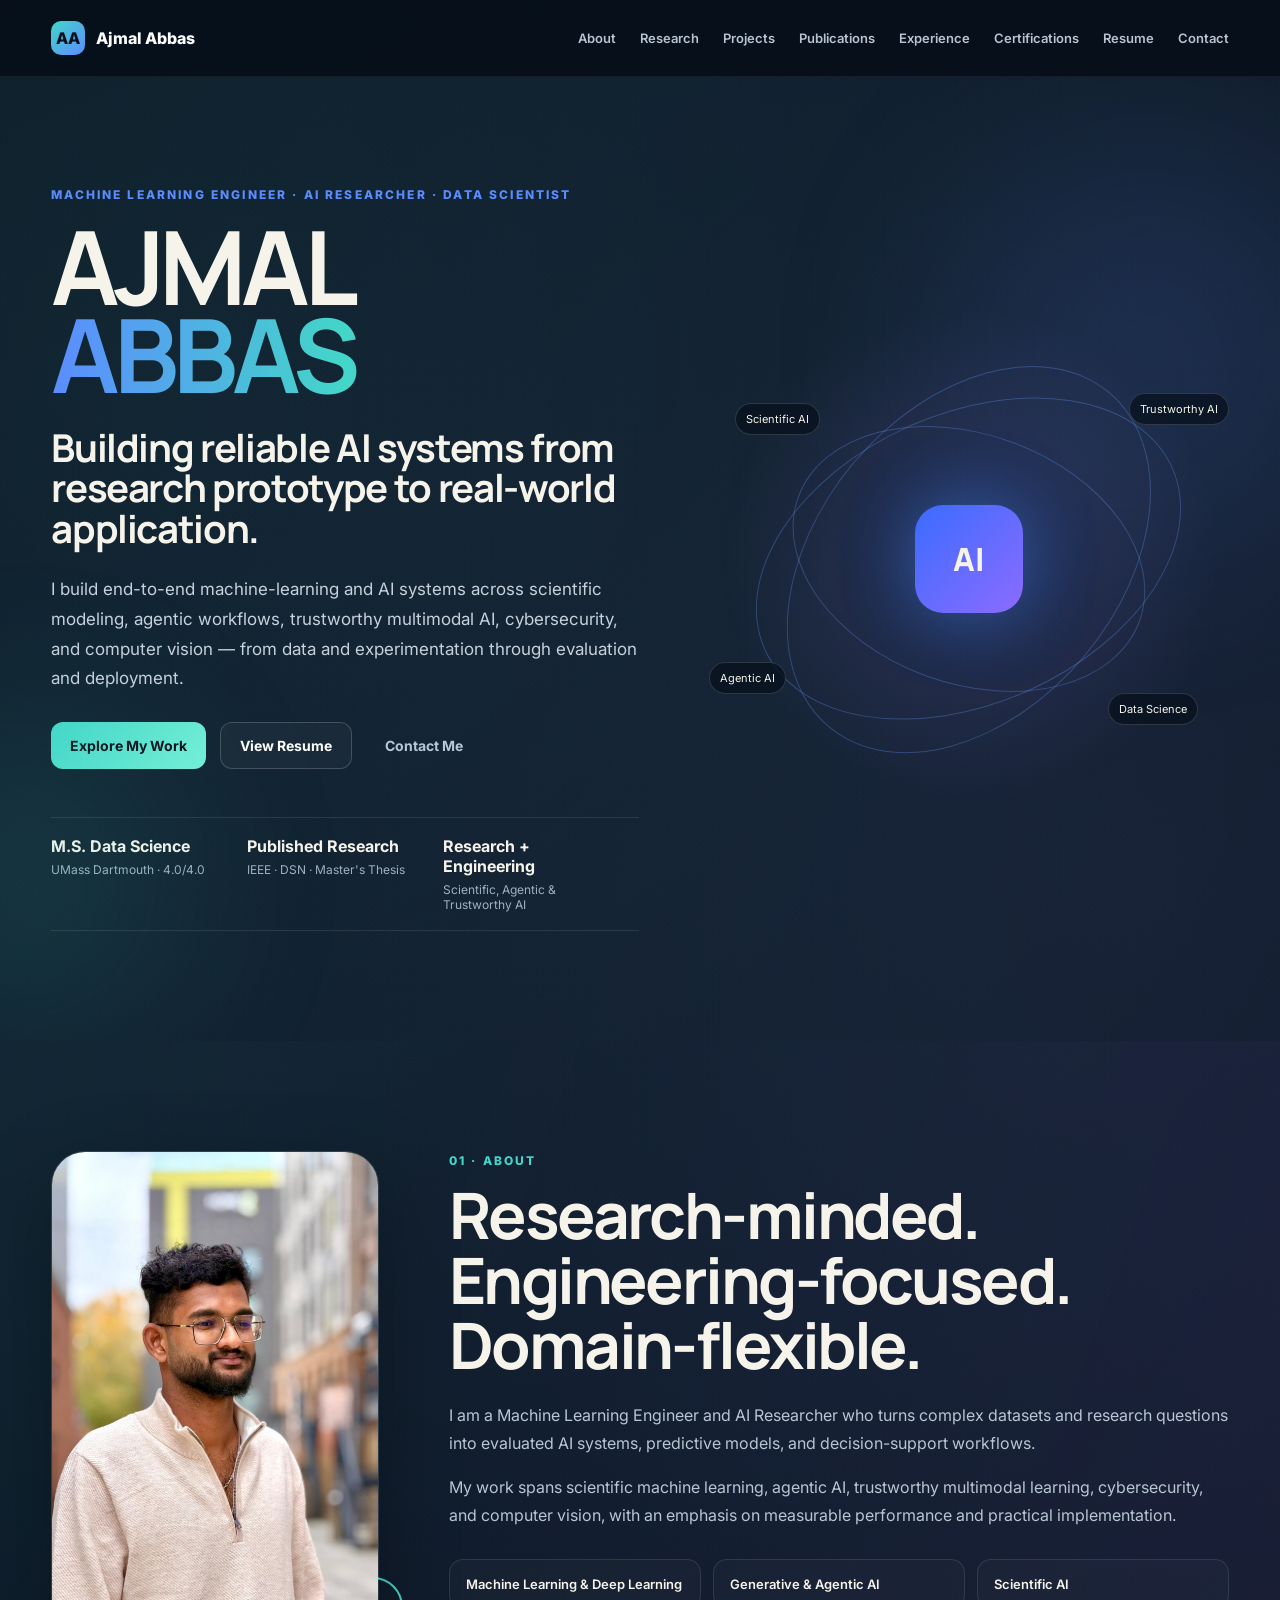
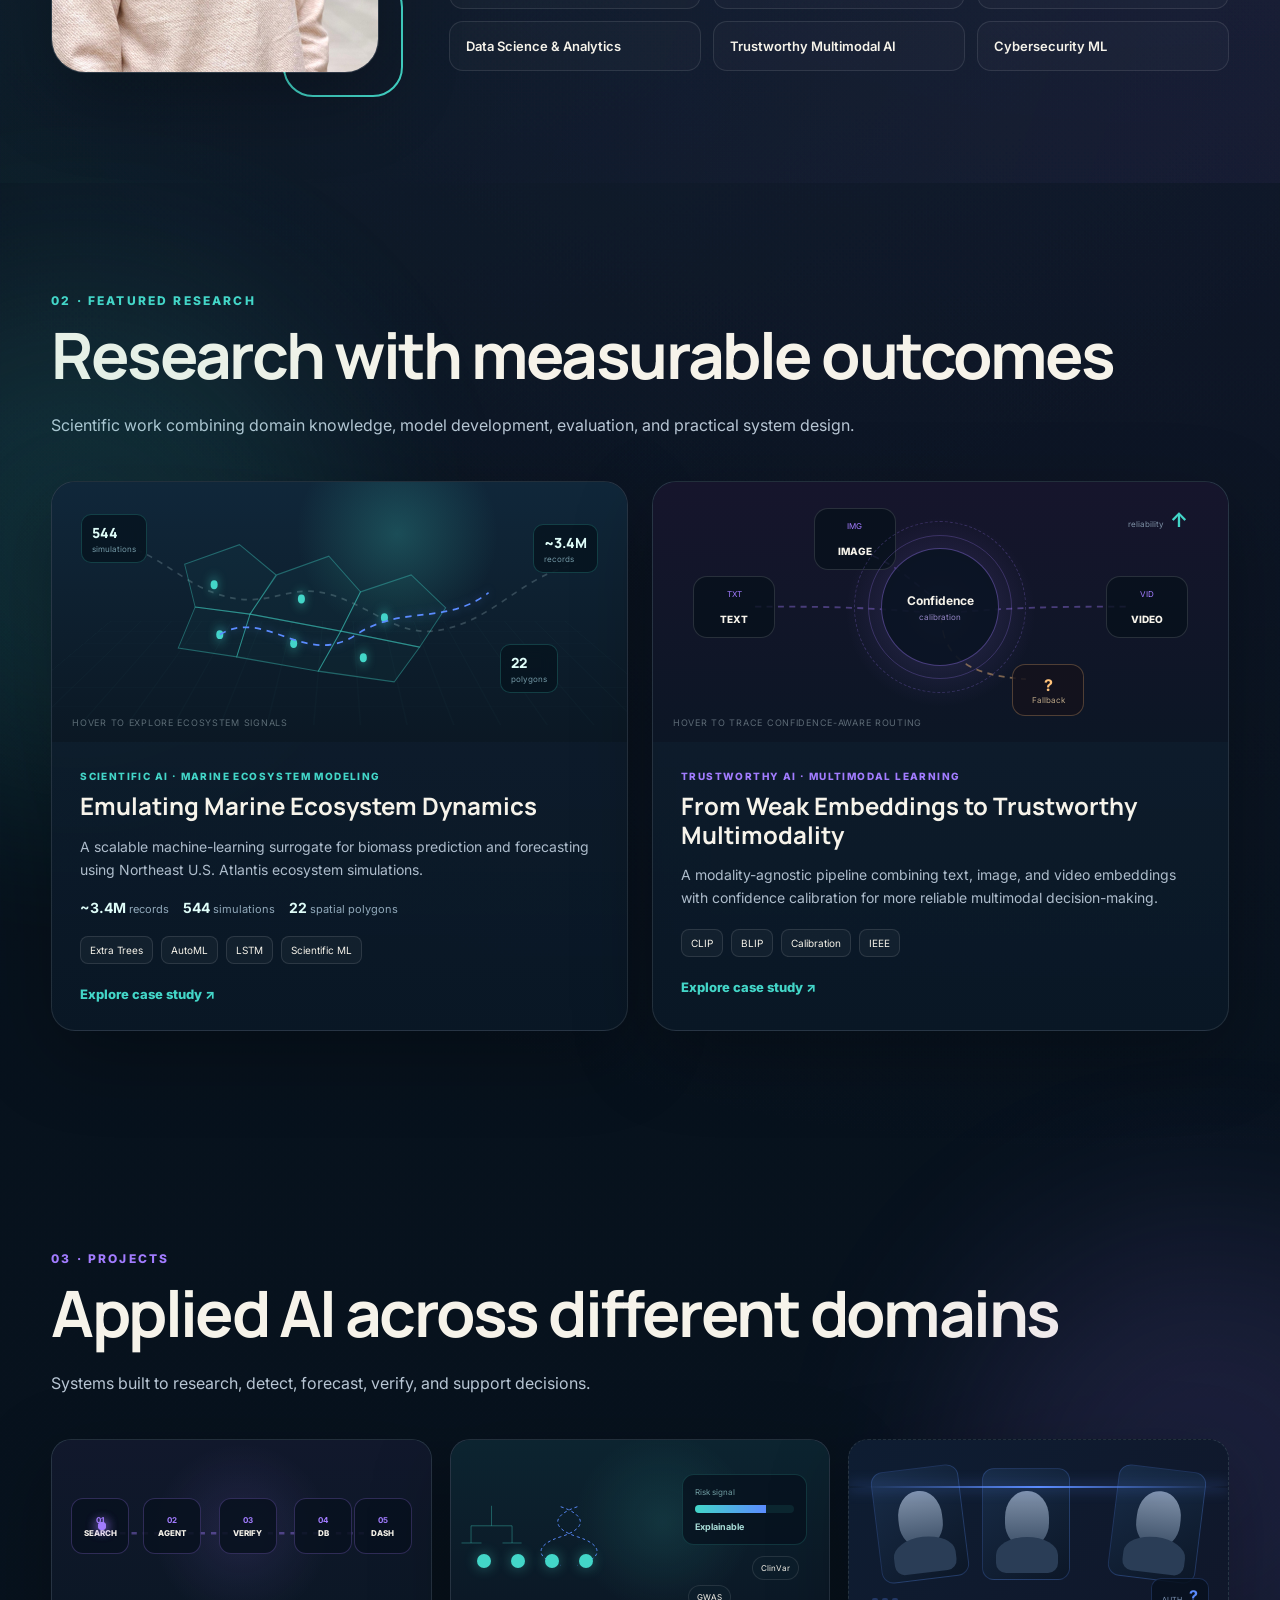
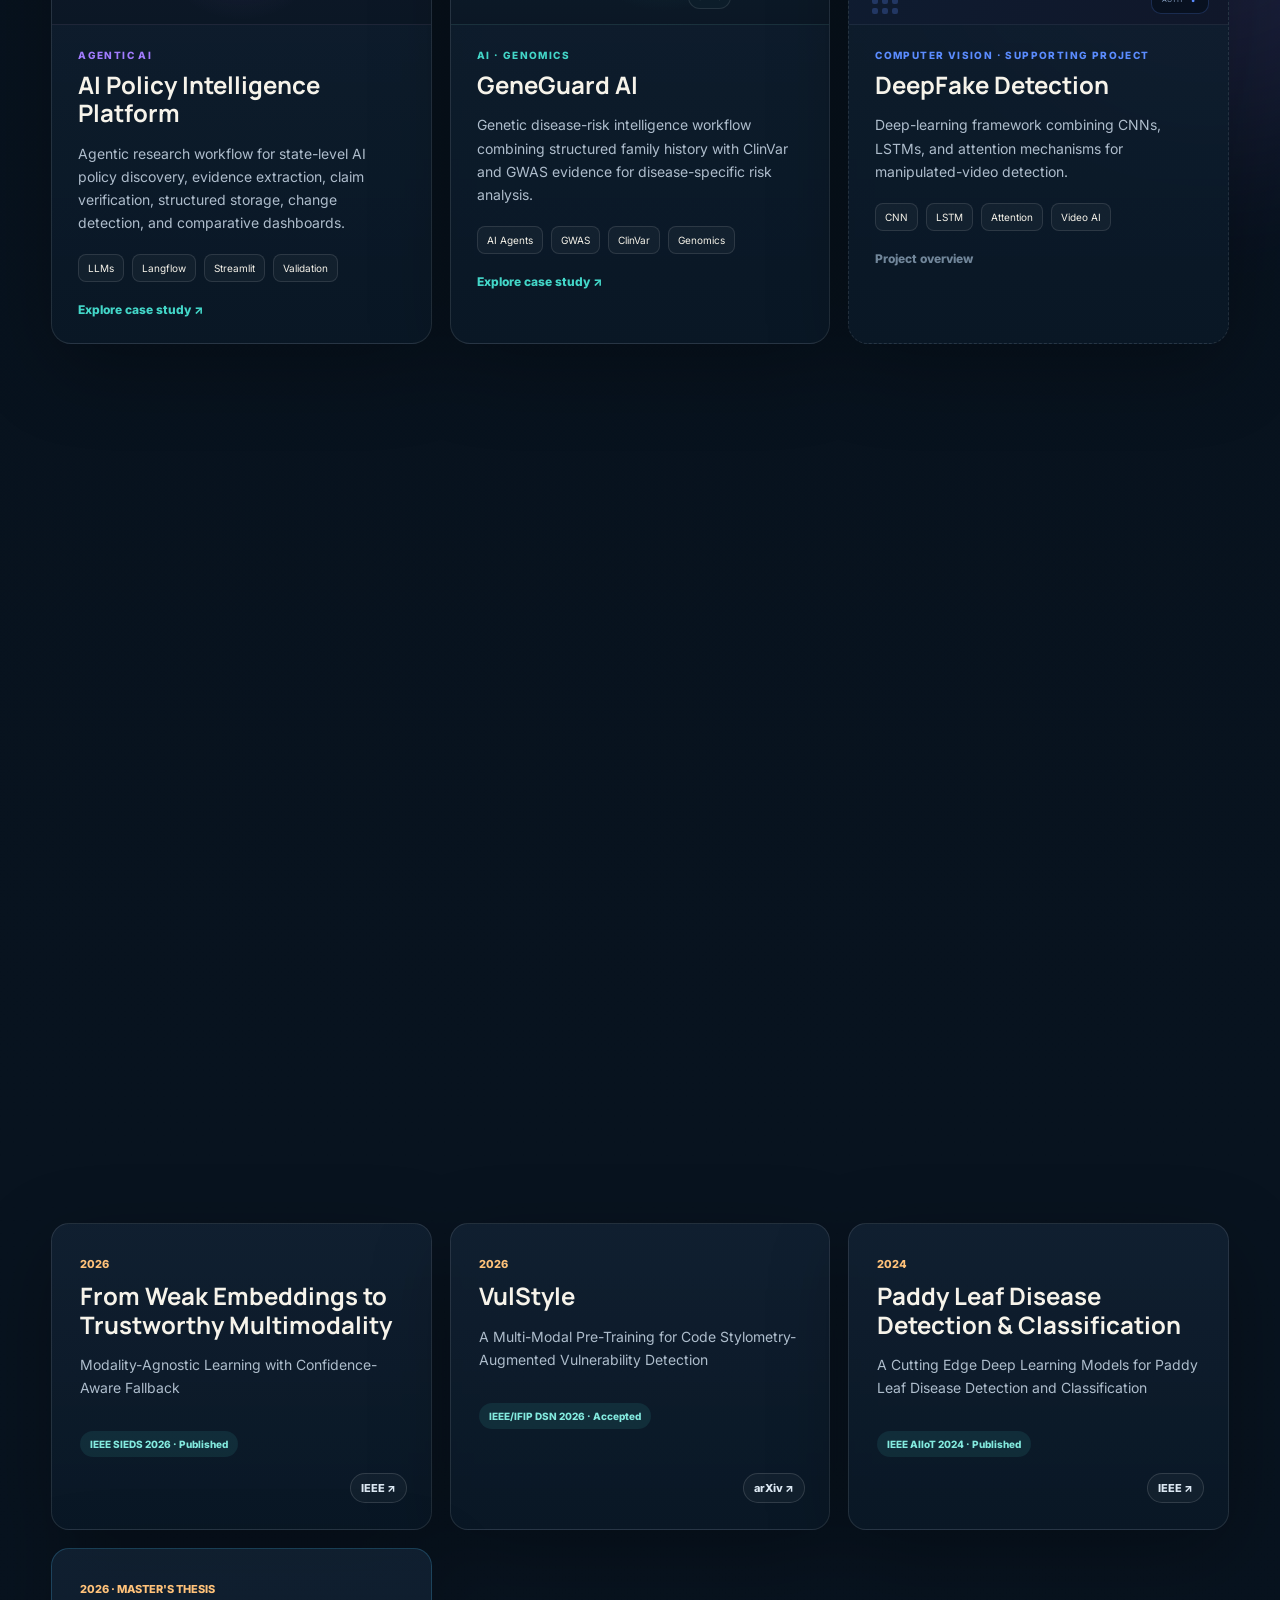
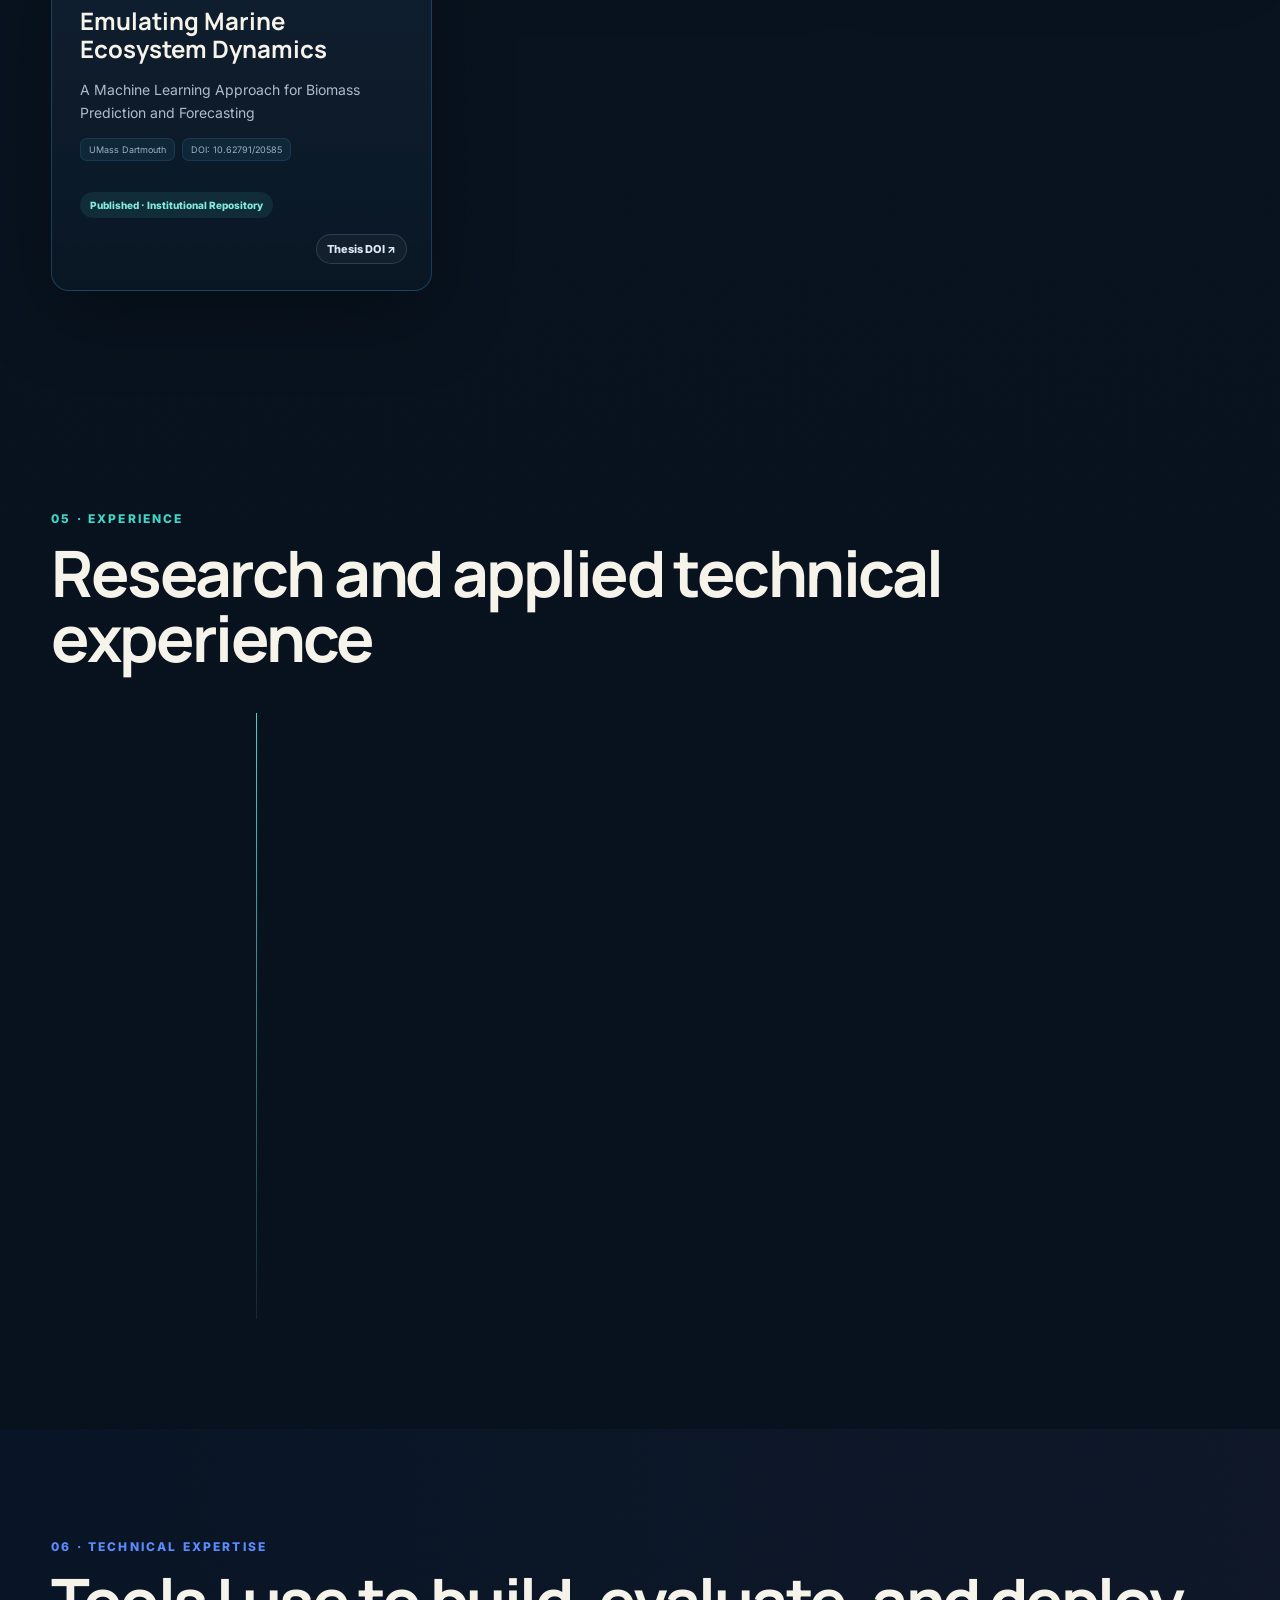
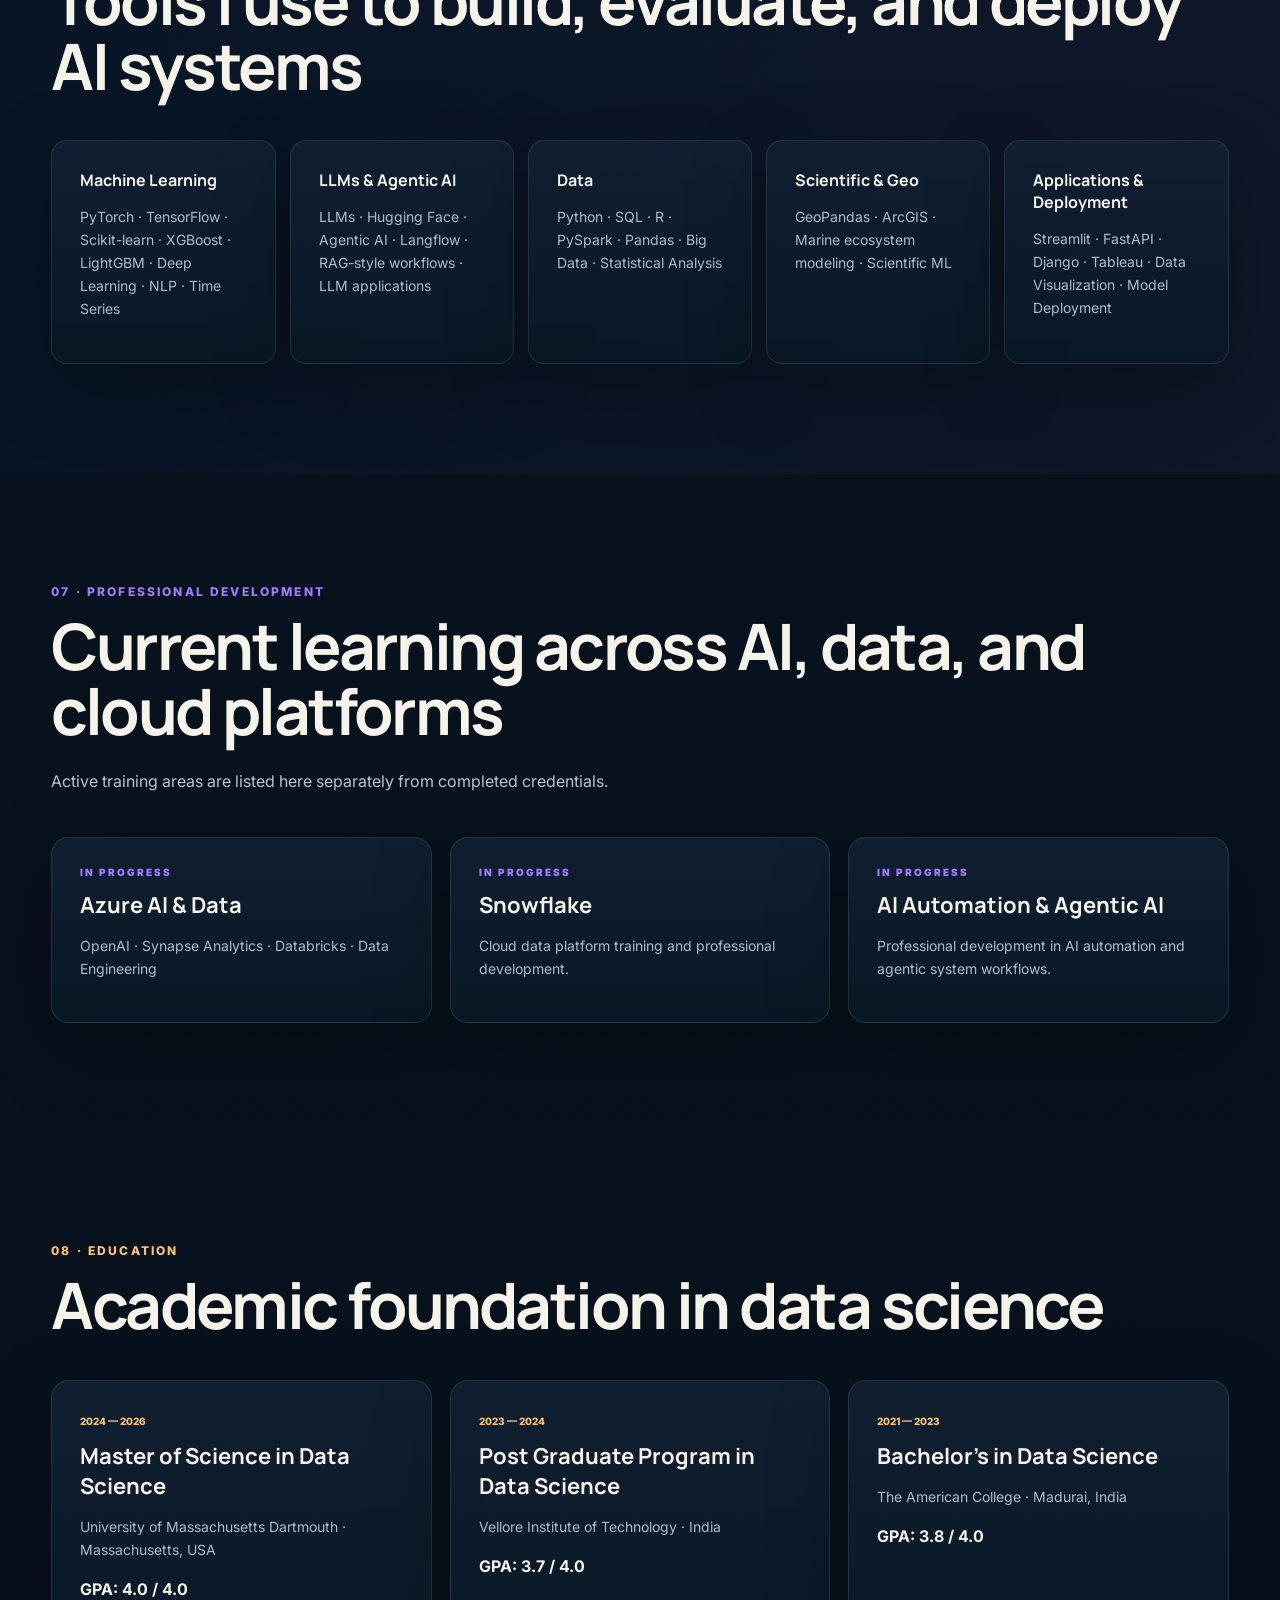
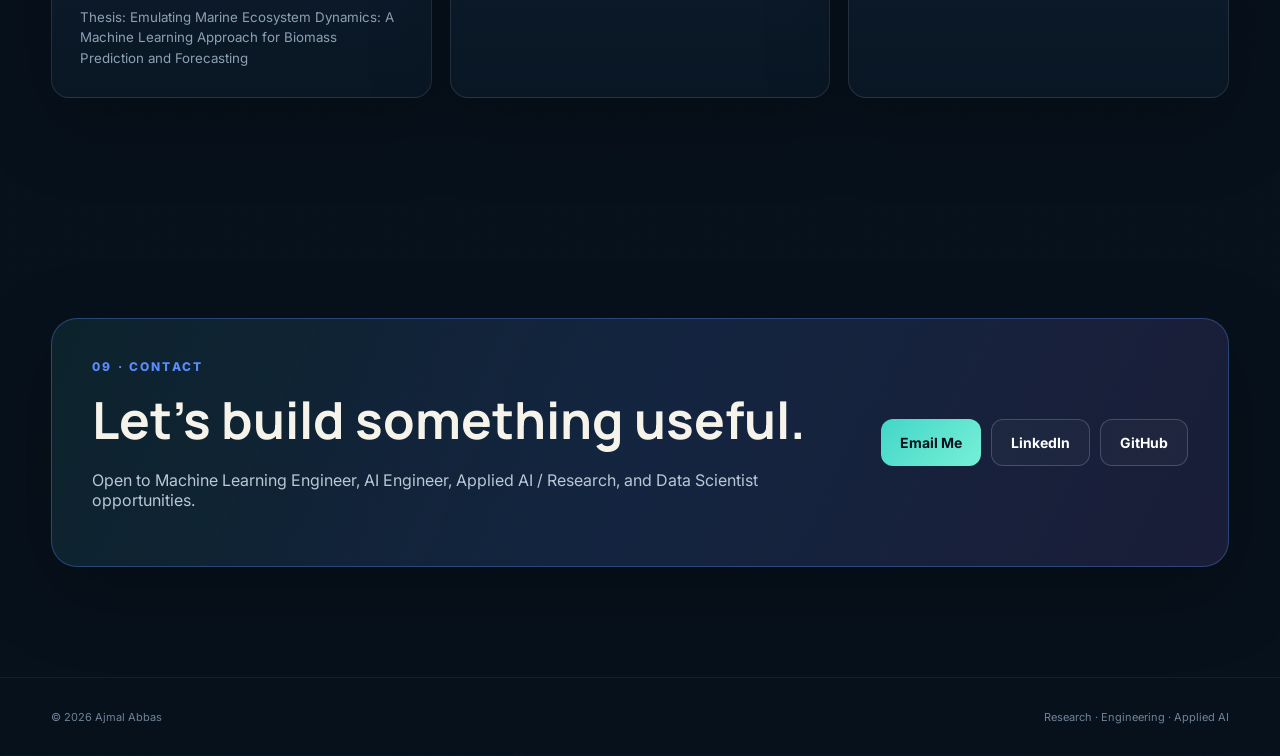
<file: index.html>
<!DOCTYPE html>
<html lang="en">
<head>
  <meta charset="UTF-8">
  <meta name="viewport" content="width=device-width, initial-scale=1.0">
  <title>Ajmal Abbas | Machine Learning Engineer & AI Researcher</title>
  <meta name="description" content="Portfolio of Ajmal Abbas — Machine Learning Engineer, AI Researcher, and Data Scientist working across scientific AI, agentic AI, marine ecosystem modeling, trustworthy multimodal AI, cybersecurity, and computer vision.">
  <meta name="author" content="Ajmal Abbas">
  <meta name="robots" content="index, follow">
  <link rel="canonical" href="https://portfolio.ajmalabbas.workers.dev/">
  <meta name="theme-color" content="#07111c">
  <meta property="og:type" content="website">
  <meta property="og:title" content="Ajmal Abbas | Machine Learning Engineer & AI Researcher">
  <meta property="og:description" content="AI/ML portfolio spanning scientific AI, agentic systems, trustworthy multimodal learning, cybersecurity, and computer vision.">
  <meta property="og:url" content="https://portfolio.ajmalabbas.workers.dev/">
  <meta property="og:image" content="https://portfolio.ajmalabbas.workers.dev/profile.jpg">
  <meta name="twitter:card" content="summary_large_image">
  <link rel="stylesheet" href="styles.css">
</head>
<body>
<header class="nav-wrap">
  <nav class="nav container">
    <a class="brand" href="#home"><span class="brand-mark">AA</span><span>Ajmal Abbas</span></a>
    <button class="menu-toggle" aria-label="Open navigation" aria-expanded="false" aria-controls="primary-navigation">☰</button>
    <div class="nav-links" id="primary-navigation">
      <a href="#about">About</a>
      <a href="#research">Research</a>
      <a href="#projects">Projects</a>
      <a href="#publications">Publications</a>
      <a href="#experience">Experience</a>
      <a href="#certifications">Certifications</a>
      <a href="Ajmal_Abbas_Resume.pdf" target="_blank">Resume</a>
      <a href="#contact">Contact</a>
    </div>
  </nav>
</header>

<main>
<section id="home" class="hero section">
  <div class="aura a1"></div><div class="aura a2"></div>
  <div class="container hero-grid">
    <div class="hero-copy reveal">
      <div class="eyebrow">MACHINE LEARNING ENGINEER · AI RESEARCHER · DATA SCIENTIST</div>
      <h1>AJMAL <span>ABBAS</span></h1>
      <h2>Building reliable AI systems from research prototype to real-world application.</h2>
      <p>I build end-to-end machine-learning and AI systems across scientific modeling, agentic workflows, trustworthy multimodal AI, cybersecurity, and computer vision — from data and experimentation through evaluation and deployment.</p>
      <div class="hero-actions">
        <a class="btn btn-primary" href="#research">Explore My Work</a>
        <a class="btn btn-ghost" href="Ajmal_Abbas_Resume.pdf" target="_blank">View Resume</a>
        <a class="btn btn-link" href="#contact">Contact Me</a>
      </div>
      <div class="credibility-strip">
        <div><strong>M.S. Data Science</strong><span>UMass Dartmouth · 4.0/4.0</span></div>
        <div><strong>Published Research</strong><span>IEEE · DSN · Master&#39;s Thesis</span></div>
        <div><strong>Research + Engineering</strong><span>Scientific, Agentic & Trustworthy AI</span></div>
      </div>
    </div>
    <div class="hero-visual reveal">
      <div class="orbital-card">
        <div class="orbit o1"></div><div class="orbit o2"></div><div class="orbit o3"></div>
        <div class="core">AI</div>
        <span class="node n1">Scientific AI</span><span class="node n2">Agentic AI</span>
        <span class="node n3">Trustworthy AI</span><span class="node n4">Data Science</span>
      </div>
    </div>
  </div>
</section>

<section id="about" class="section about-section">
  <div class="container about-grid">
    <div class="portrait-wrap reveal">
      <div class="portrait-frame"><img src="profile.jpg" alt="Ajmal Abbas"></div>
      <div class="portrait-accent"></div>
    </div>
    <div class="about-copy reveal">
      <div class="eyebrow teal">01 · ABOUT</div>
      <h2>Research-minded.<br>Engineering-focused.<br>Domain-flexible.</h2>
      <p>I am a Machine Learning Engineer and AI Researcher who turns complex datasets and research questions into evaluated AI systems, predictive models, and decision-support workflows.</p>
      <p>My work spans scientific machine learning, agentic AI, trustworthy multimodal learning, cybersecurity, and computer vision, with an emphasis on measurable performance and practical implementation.</p>
      <div class="focus-grid">
        <div>Machine Learning & Deep Learning</div><div>Generative & Agentic AI</div><div>Scientific AI</div>
        <div>Data Science & Analytics</div><div>Trustworthy Multimodal AI</div><div>Cybersecurity ML</div>
      </div>
    </div>
  </div>
</section>

<section id="research" class="section research-section">
  <div class="section-glow teal-glow"></div>
  <div class="container">
    <div class="section-heading reveal">
      <div class="eyebrow teal">02 · FEATURED RESEARCH</div>
      <h2>Research with measurable outcomes</h2>
      <p>Scientific work combining domain knowledge, model development, evaluation, and practical system design.</p>
    </div>

    <div class="research-grid">
      <article class="feature-card marine-card reveal">
        <a class="card-cover-link" href="marine-emulator.html" aria-label="Open Marine Ecosystem Emulator case study"></a>
        <div class="visual marine-visual interactive-visual" aria-hidden="true">
          <div class="ocean-grid"></div>
          <svg class="marine-map" viewBox="0 0 760 240" preserveAspectRatio="none">
            <path class="coast-line" d="M45,44 C120,56 152,91 205,105 C277,125 304,93 362,105 C427,118 463,157 529,145 C603,132 641,84 718,72"/>
            <g class="polygon-net">
              <path d="M160,72 L238,50 L290,84 L253,128 L175,120 Z"/>
              <path d="M291,84 L365,63 L410,103 L382,147 L253,128 Z"/>
              <path d="M410,103 L482,84 L531,121 L494,165 L382,147 Z"/>
              <path d="M175,120 L253,128 L234,176 L151,166 Z"/>
              <path d="M253,128 L382,147 L350,192 L234,176 Z"/>
              <path d="M382,147 L494,165 L458,204 L350,192 Z"/>
            </g>
            <g class="data-points">
              <circle cx="202" cy="95" r="5"/><circle cx="326" cy="111" r="5"/><circle cx="444" cy="132" r="5"/>
              <circle cx="210" cy="151" r="5"/><circle cx="315" cy="161" r="5"/><circle cx="414" cy="177" r="5"/>
            </g>
            <path class="forecast-line" d="M210,151 C275,120 331,189 404,151 C469,117 531,141 592,104"/>
          </svg>
          <div class="marine-badge badge-a"><b>544</b><span>simulations</span></div>
          <div class="marine-badge badge-b"><b>~3.4M</b><span>records</span></div>
          <div class="marine-badge badge-c"><b>22</b><span>polygons</span></div>
          <div class="visual-hint">Hover to explore ecosystem signals</div>
        </div>
        <div class="card-content">
          <div class="micro-label teal">SCIENTIFIC AI · MARINE ECOSYSTEM MODELING</div>
          <h3>Emulating Marine Ecosystem Dynamics</h3>
          <p>A scalable machine-learning surrogate for biomass prediction and forecasting using Northeast U.S. Atlantis ecosystem simulations.</p>
          <div class="metric-mini">
            <span><b>~3.4M</b> records</span><span><b>544</b> simulations</span><span><b>22</b> spatial polygons</span>
          </div>
          <div class="tag-row"><span>Extra Trees</span><span>AutoML</span><span>LSTM</span><span>Scientific ML</span></div>
          <div class="case-link">Explore case study <span>↗</span></div>
        </div>
      </article>

      <article class="feature-card reveal">
        <a class="card-cover-link" href="trustworthy-multimodality.html" aria-label="Open Trustworthy Multimodality case study"></a>
        <div class="visual multimodal-visual interactive-visual" aria-hidden="true">
          <svg class="multi-connections" viewBox="0 0 760 240" preserveAspectRatio="none">
            <path class="connection c1" d="M135,115 C250,115 275,116 355,120"/>
            <path class="connection c2" d="M262,60 C325,76 334,88 374,108"/>
            <path class="connection c3" d="M625,115 C520,115 480,116 405,120"/>
            <path class="fallback-route" d="M381,122 C381,164 423,179 493,182"/>
          </svg>
          <div class="modality-node text-node"><i>TXT</i><span>TEXT</span></div>
          <div class="modality-node image-node"><i>IMG</i><span>IMAGE</span></div>
          <div class="modality-node video-node"><i>VID</i><span>VIDEO</span></div>
          <div class="confidence-hub">
            <div class="hub-ring ring-1"></div><div class="hub-ring ring-2"></div>
            <strong>Confidence</strong><span>calibration</span>
          </div>
          <div class="fallback-node"><b>?</b><span>Fallback</span></div>
          <div class="trust-score"><span>reliability</span><b>↑</b></div>
          <div class="visual-hint">Hover to trace confidence-aware routing</div>
        </div>
        <div class="card-content">
          <div class="micro-label violet">TRUSTWORTHY AI · MULTIMODAL LEARNING</div>
          <h3>From Weak Embeddings to Trustworthy Multimodality</h3>
          <p>A modality-agnostic pipeline combining text, image, and video embeddings with confidence calibration for more reliable multimodal decision-making.</p>
          <div class="tag-row"><span>CLIP</span><span>BLIP</span><span>Calibration</span><span>IEEE</span></div>
          <div class="case-link">Explore case study <span>↗</span></div>
        </div>
      </article>
    </div>
  </div>
</section>

<section id="projects" class="section projects-section">
  <div class="section-glow violet-glow"></div>
  <div class="container">
    <div class="section-heading reveal">
      <div class="eyebrow violet">03 · PROJECTS</div>
      <h2>Applied AI across different domains</h2>
      <p>Systems built to research, detect, forecast, verify, and support decisions.</p>
    </div>
    <div class="project-grid">
      <article class="project-card reveal">
        <a class="card-cover-link" href="ai-policy-intelligence.html" aria-label="Open AI Policy Intelligence case study"></a>
        <div class="project-visual policy-mini" aria-hidden="true">
          <div class="flow-node n-search"><b>01</b><span>SEARCH</span></div>
          <div class="flow-node n-agent"><b>02</b><span>AGENT</span></div>
          <div class="flow-node n-verify"><b>03</b><span>VERIFY</span></div>
          <div class="flow-node n-db"><b>04</b><span>DB</span></div>
          <div class="flow-node n-dash"><b>05</b><span>DASH</span></div>
          <svg viewBox="0 0 500 150" preserveAspectRatio="none"><path class="flow-path" d="M60 76 H158 H258 H350 H438"/></svg>
          <div class="pulse-dot p1"></div><div class="pulse-dot p2"></div>
        </div>
        <div class="micro-label violet">AGENTIC AI</div><h3>AI Policy Intelligence Platform</h3><p>Agentic research workflow for state-level AI policy discovery, evidence extraction, claim verification, structured storage, change detection, and comparative dashboards.</p><div class="tag-row"><span>LLMs</span><span>Langflow</span><span>Streamlit</span><span>Validation</span></div><div class="case-link">Explore case study <span>↗</span></div></article>
      <article class="project-card reveal">
        <a class="card-cover-link" href="geneguard-ai.html" aria-label="Open GeneGuard AI case study"></a>
        <div class="project-visual gene-mini" aria-hidden="true">
          <svg class="gene-lines" viewBox="0 0 500 170"><path d="M85 30 V72 M42 72 H128 M42 72 V108 M128 72 V108 M42 108 H22 M42 108 H64 M128 108 H108 M128 108 H148"/><path class="dna-line" d="M230 32 C285 50 285 78 230 95 C175 112 175 140 230 155 M265 32 C210 50 210 78 265 95 C320 112 320 140 265 155"/></svg>
          <div class="person pr1"></div><div class="person pr2"></div><div class="person pr3"></div><div class="person pr4"></div>
          <div class="risk-meter"><span>Risk signal</span><div><i></i></div><b>Explainable</b></div>
          <div class="evidence-chip e-clin">ClinVar</div><div class="evidence-chip e-gwas">GWAS</div>
        </div>
        <div class="micro-label teal">AI · GENOMICS</div><h3>GeneGuard AI</h3><p>Genetic disease-risk intelligence workflow combining structured family history with ClinVar and GWAS evidence for disease-specific risk analysis.</p><div class="tag-row"><span>AI Agents</span><span>GWAS</span><span>ClinVar</span><span>Genomics</span></div><div class="case-link">Explore case study <span>↗</span></div></article>
      <article class="project-card reveal supporting-project"><div class="project-visual deepfake-mini" aria-hidden="true">
          <div class="video-frame vf1"><span></span></div><div class="video-frame vf2"><span></span></div><div class="video-frame vf3"><span></span></div>
          <div class="scan-beam"></div><div class="auth-score"><span>AUTH</span><b>?</b></div>
          <div class="attention-grid"><i></i><i></i><i></i><i></i><i></i><i></i></div>
        </div>
        <div class="micro-label">COMPUTER VISION · SUPPORTING PROJECT</div><h3>DeepFake Detection</h3><p>Deep-learning framework combining CNNs, LSTMs, and attention mechanisms for manipulated-video detection.</p><div class="tag-row"><span>CNN</span><span>LSTM</span><span>Attention</span><span>Video AI</span></div><div class="case-link muted">Project overview</div></article>
      <article class="project-card reveal">
        <a class="card-cover-link" href="paddy-leaf-disease.html" aria-label="Open Paddy Leaf Disease Detection case study"></a>
        <div class="project-visual paddy-mini" aria-hidden="true">
          <div class="leaf-shape"></div><div class="leaf-vein"></div>
          <div class="detection-box db1"><span>brown spot</span></div>
          <div class="detection-box db2"></div>
          <div class="cv-scan-line"></div>
          <div class="accuracy-chip"><b>97%</b><span>Detectron2</span></div>
        </div>
        <div class="micro-label agri">COMPUTER VISION · AGRICULTURE AI</div><h3>Paddy Leaf Disease Detection</h3><p>IEEE-published deep-learning research benchmarking multiple computer-vision architectures and Detectron2 for automated rice leaf disease recognition.</p><div class="tag-row"><span>Detectron2</span><span>Deep Learning</span><span>Computer Vision</span><span>IEEE</span></div><div class="case-link">Explore case study <span>↗</span></div></article>
      <article class="project-card reveal">
        <a class="card-cover-link" href="vulstyle.html" aria-label="Open VulStyle vulnerability detection case study"></a>
        <div class="project-visual vul-mini" aria-hidden="true">
          <div class="code-pane"><span>if (ptr != NULL) {</span><span class="hot">strcpy(buf, src);</span><span>return process(ptr);</span><span>}</span></div>
          <svg class="ast-mini" viewBox="0 0 170 150"><path d="M85 22 L42 68 M85 22 L128 68 M42 68 L24 115 M42 68 L62 115 M128 68 L107 115 M128 68 L148 115"/><circle cx="85" cy="22" r="8"/><circle cx="42" cy="68" r="7"/><circle cx="128" cy="68" r="7"/><circle cx="24" cy="115" r="6"/><circle cx="62" cy="115" r="6"/><circle cx="107" cy="115" r="6"/><circle cx="148" cy="115" r="6"/></svg>
          <div class="vul-signal"><span>VULNERABILITY</span><b>95.06</b><small>BigVul F1</small></div>
        </div>
        <div class="micro-label warm">CYBERSECURITY ML</div><h3>Vulnerability Detection</h3><p>VulStyle combines function-level code, reduced non-terminal AST structure, and code stylometry in a RoBERTa-based vulnerability detector.</p><div class="tag-row"><span>RoBERTa</span><span>AST</span><span>Stylometry</span><span>Cybersecurity ML</span></div><div class="case-link">Explore case study <span>↗</span></div></article>
    </div>
  </div>
</section>

<section id="publications" class="section publications-section">
  <div class="container">
    <div class="section-heading reveal"><div class="eyebrow warm">04 · PUBLICATIONS & RESEARCH OUTPUT</div><h2>Published and presented work</h2></div>
    <div class="publication-grid">
      <article class="pub-card reveal" style="position:relative"><a class="card-cover-link" href="trustworthy-multimodality.html" aria-label="Open Trustworthy Multimodality case study"></a><span class="pub-year">2026</span><h3>From Weak Embeddings to Trustworthy Multimodality</h3><p>Modality-Agnostic Learning with Confidence-Aware Fallback</p><span class="status">IEEE SIEDS 2026 · Published</span><a class="pub-external-link" href="https://doi.org/10.1109/SIEDS69358.2026.11540272" target="_blank" rel="noopener">IEEE ↗</a></article>
      <article class="pub-card reveal" style="position:relative"><a class="card-cover-link" href="vulstyle.html" aria-label="Open VulStyle case study"></a><span class="pub-year">2026</span><h3>VulStyle</h3><p>A Multi-Modal Pre-Training for Code Stylometry-Augmented Vulnerability Detection</p><span class="status">IEEE/IFIP DSN 2026 · Accepted</span><a class="pub-external-link" href="https://arxiv.org/abs/2604.26313" target="_blank" rel="noopener">arXiv ↗</a></article>
      <article class="pub-card reveal" style="position:relative"><a class="card-cover-link" href="paddy-leaf-disease.html" aria-label="Open Paddy Leaf Disease Detection case study"></a><span class="pub-year">2024</span><h3>Paddy Leaf Disease Detection & Classification</h3><p>A Cutting Edge Deep Learning Models for Paddy Leaf Disease Detection and Classification</p><span class="status">IEEE AIIoT 2024 · Published</span><a class="pub-external-link" href="https://doi.org/10.1109/AIIoT58432.2024.10574681" target="_blank" rel="noopener">IEEE ↗</a></article>
      <article class="pub-card reveal thesis-publication-card" style="position:relative"><a class="card-cover-link" href="marine-emulator.html" aria-label="Open Marine Ecosystem Dynamics master's thesis case study"></a><span class="pub-year">2026 · MASTER'S THESIS</span><h3>Emulating Marine Ecosystem Dynamics</h3><p>A Machine Learning Approach for Biomass Prediction and Forecasting</p><div class="thesis-pub-meta"><span>UMass Dartmouth</span><span>DOI: 10.62791/20585</span></div><span class="status">Published · Institutional Repository</span><a class="pub-external-link" href="https://doi.org/10.62791/20585" target="_blank" rel="noopener">Thesis DOI ↗</a></article>
    </div>
  </div>
</section>

<section id="experience" class="section experience-section">
  <div class="container">
    <div class="section-heading reveal"><div class="eyebrow teal">05 · EXPERIENCE</div><h2>Research and applied technical experience</h2></div>
    <div class="timeline">
      <div class="timeline-item reveal"><div class="date">JUL — AUG 2026</div><div class="dot"></div><div class="timeline-content"><h3>AI Agent Developer Intern</h3><h4>NeuralSeek</h4><p>Developed agentic AI research workflows, including GeneGuard AI, integrating structured family-history features with genomic evidence and explainable risk analysis.</p></div></div>
      <div class="timeline-item reveal"><div class="date">SEP 2025 — MAY 2026</div><div class="dot"></div><div class="timeline-content"><h3>Graduate Research Assistant</h3><h4>School for Marine Science & Technology · UMass Dartmouth</h4><p>Developed a large-scale ML surrogate for Northeast U.S. Atlantis simulations, supporting biomass prediction, long-term forecasting, and spatial model evaluation.</p></div></div>
      <div class="timeline-item reveal"><div class="date">JUN 2025 — AUG 2025</div><div class="dot"></div><div class="timeline-content"><h3>Graduate Research Assistant</h3><h4>College of Engineering · UMass Dartmouth</h4><p>Contributed to VulStyle, combining source code, reduced AST structure, and code stylometry for transformer-based software vulnerability detection.</p></div></div>
      <div class="timeline-item reveal"><div class="date">DEC 2024 — JAN 2025</div><div class="dot"></div><div class="timeline-content"><h3>Graduate Research Assistant</h3><h4>UMass Dartmouth</h4><p>Implemented graph neural network-based intrusion detection for anomaly and cyber-threat identification.</p></div></div>
    </div>
  </div>
</section>

<section id="skills" class="section skills-section">
  <div class="container">
    <div class="section-heading reveal"><div class="eyebrow">06 · TECHNICAL EXPERTISE</div><h2>Tools I use to build, evaluate, and deploy AI systems</h2></div>
    <div class="skill-grid">
      <div class="skill-card reveal"><h3>Machine Learning</h3><p>PyTorch · TensorFlow · Scikit-learn · XGBoost · LightGBM · Deep Learning · NLP · Time Series</p></div>
      <div class="skill-card reveal"><h3>LLMs & Agentic AI</h3><p>LLMs · Hugging Face · Agentic AI · Langflow · RAG-style workflows · LLM applications</p></div>
      <div class="skill-card reveal"><h3>Data</h3><p>Python · SQL · R · PySpark · Pandas · Big Data · Statistical Analysis</p></div>
      <div class="skill-card reveal"><h3>Scientific & Geo</h3><p>GeoPandas · ArcGIS · Marine ecosystem modeling · Scientific ML</p></div>
      <div class="skill-card reveal"><h3>Applications & Deployment</h3><p>Streamlit · FastAPI · Django · Tableau · Data Visualization · Model Deployment</p></div>
    </div>
  </div>
</section>

<section id="certifications" class="section certifications-section">
  <div class="container">
    <div class="section-heading reveal"><div class="eyebrow violet">07 · PROFESSIONAL DEVELOPMENT</div><h2>Current learning across AI, data, and cloud platforms</h2><p>Active training areas are listed here separately from completed credentials.</p></div>
    <div class="cert-grid">
      <div class="cert-card reveal"><div class="cert-brand">IN PROGRESS</div><h3>Azure AI & Data</h3><p>OpenAI · Synapse Analytics · Databricks · Data Engineering</p></div>
      <div class="cert-card reveal"><div class="cert-brand">IN PROGRESS</div><h3>Snowflake</h3><p>Cloud data platform training and professional development.</p></div>
      <div class="cert-card reveal"><div class="cert-brand">IN PROGRESS</div><h3>AI Automation & Agentic AI</h3><p>Professional development in AI automation and agentic system workflows.</p></div>
    </div>
  </div>
</section>

<section id="education" class="section education-section">
  <div class="container">
    <div class="section-heading reveal"><div class="eyebrow warm">08 · EDUCATION</div><h2>Academic foundation in data science</h2></div>
    <div class="education-grid">
      <article class="edu-card reveal"><span>2024 — 2026</span><h3>Master of Science in Data Science</h3><p>University of Massachusetts Dartmouth · Massachusetts, USA</p><strong>GPA: 4.0 / 4.0</strong><small>Thesis: Emulating Marine Ecosystem Dynamics: A Machine Learning Approach for Biomass Prediction and Forecasting</small></article>
      <article class="edu-card reveal"><span>2023 — 2024</span><h3>Post Graduate Program in Data Science</h3><p>Vellore Institute of Technology · India</p><strong>GPA: 3.7 / 4.0</strong></article>
      <article class="edu-card reveal"><span>2021 — 2023</span><h3>Bachelor's in Data Science</h3><p>The American College · Madurai, India</p><strong>GPA: 3.8 / 4.0</strong></article>
    </div>
  </div>
</section>

<section id="contact" class="section contact-section">
  <div class="container">
    <div class="contact-card reveal">
      <div><div class="eyebrow">09 · CONTACT</div><h2>Let's build something useful.</h2><p>Open to Machine Learning Engineer, AI Engineer, Applied AI / Research, and Data Scientist opportunities.</p></div>
      <div class="contact-actions">
        <a class="btn btn-primary" href="mailto:ajmalimra.a@gmail.com">Email Me</a>
        <a class="btn btn-ghost" href="https://www.linkedin.com/in/aabbas2002/" target="_blank" rel="noopener">LinkedIn</a>
        <a class="btn btn-ghost" href="https://github.com/Ajmal797" target="_blank" rel="noopener">GitHub</a>
      </div>
    </div>
  </div>
</section>
</main>

<footer><div class="container footer-inner"><span>© 2026 Ajmal Abbas</span><span>Research · Engineering · Applied AI</span></div></footer>
<script src="script.js"></script>
</body>
</html>
</file>
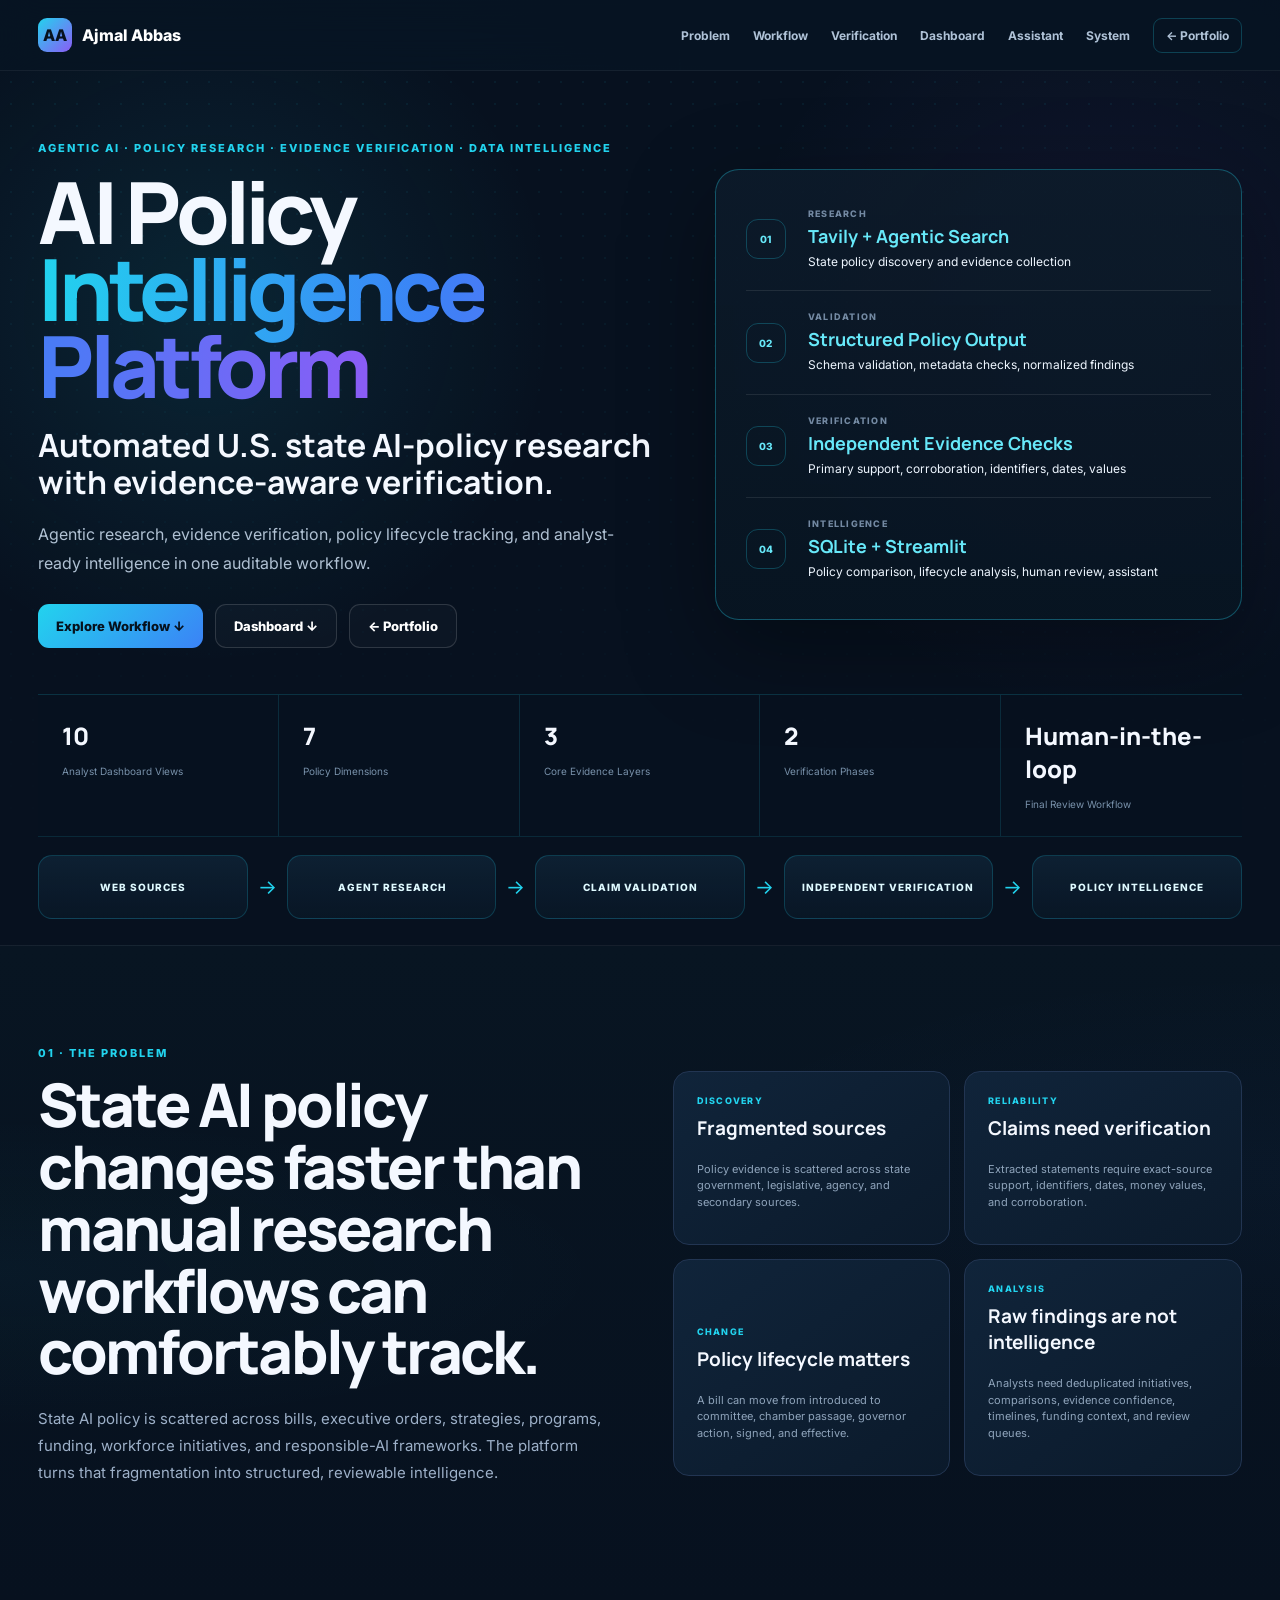
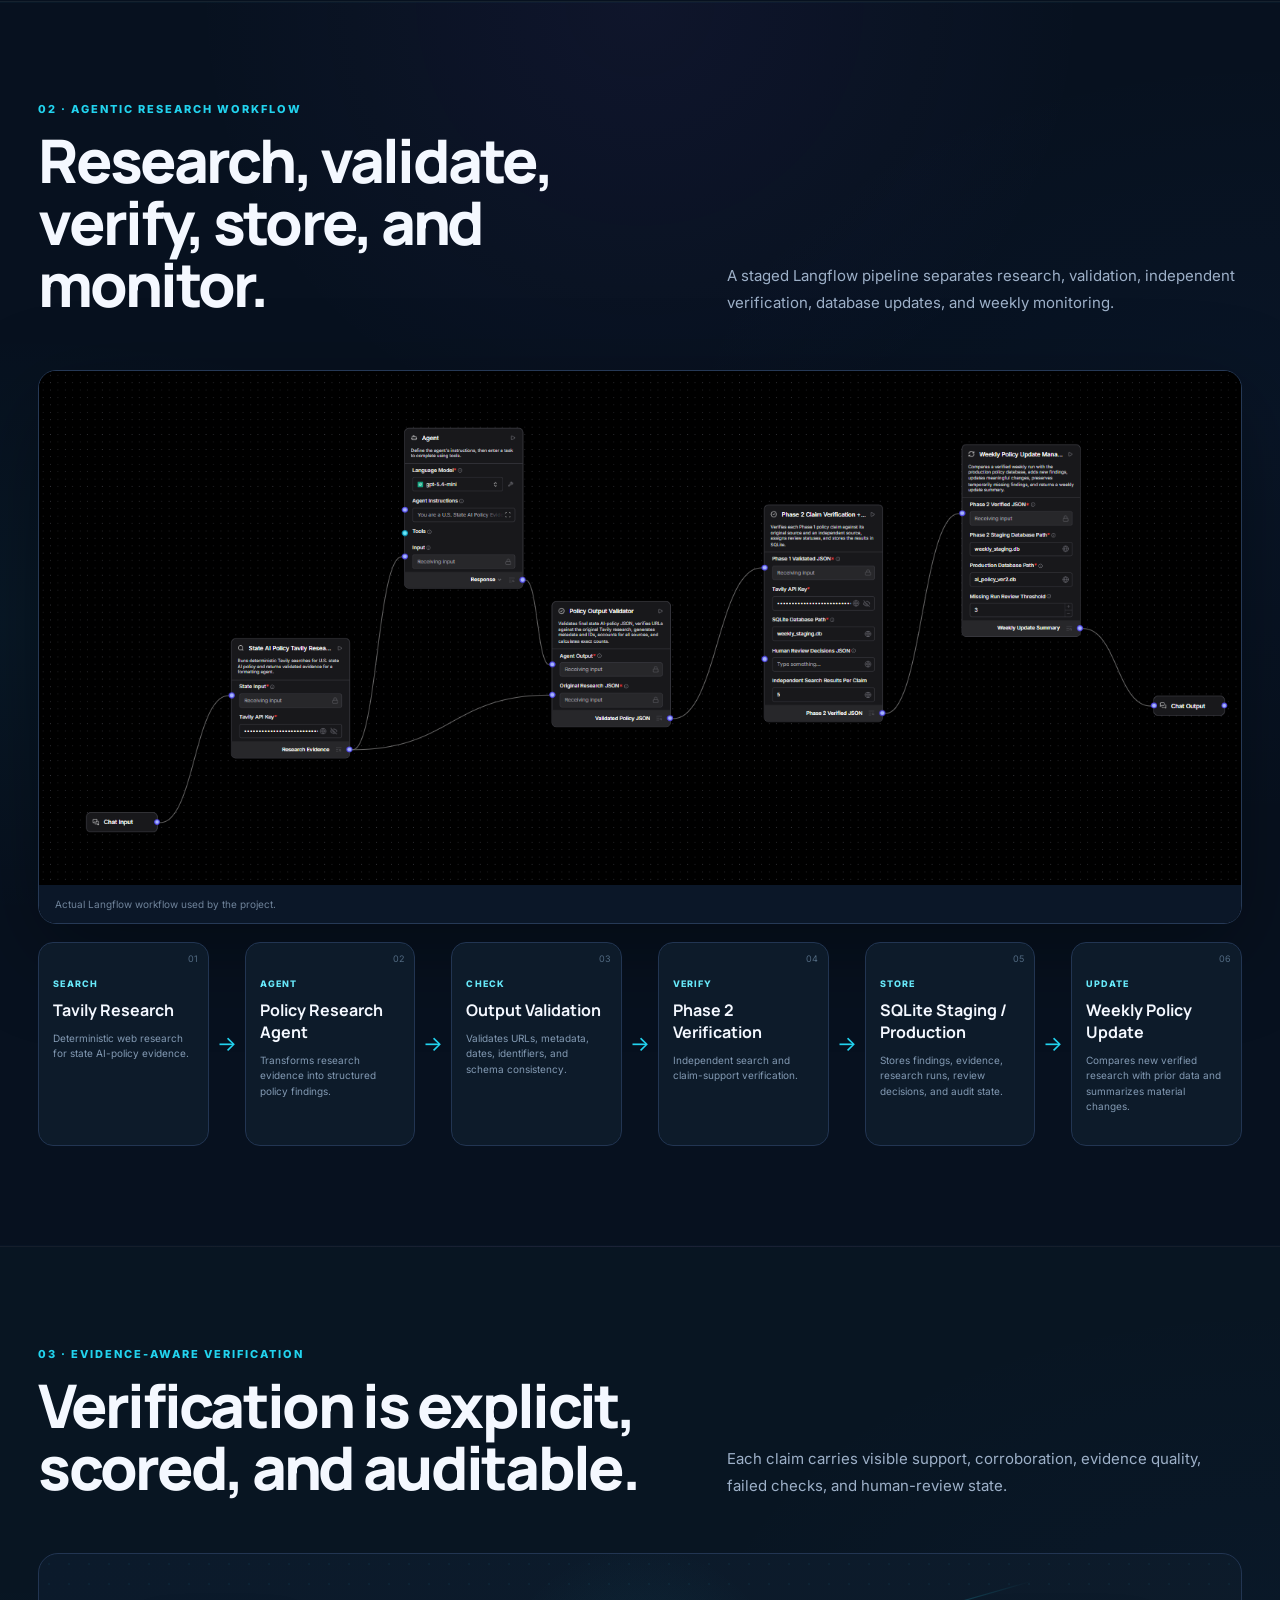
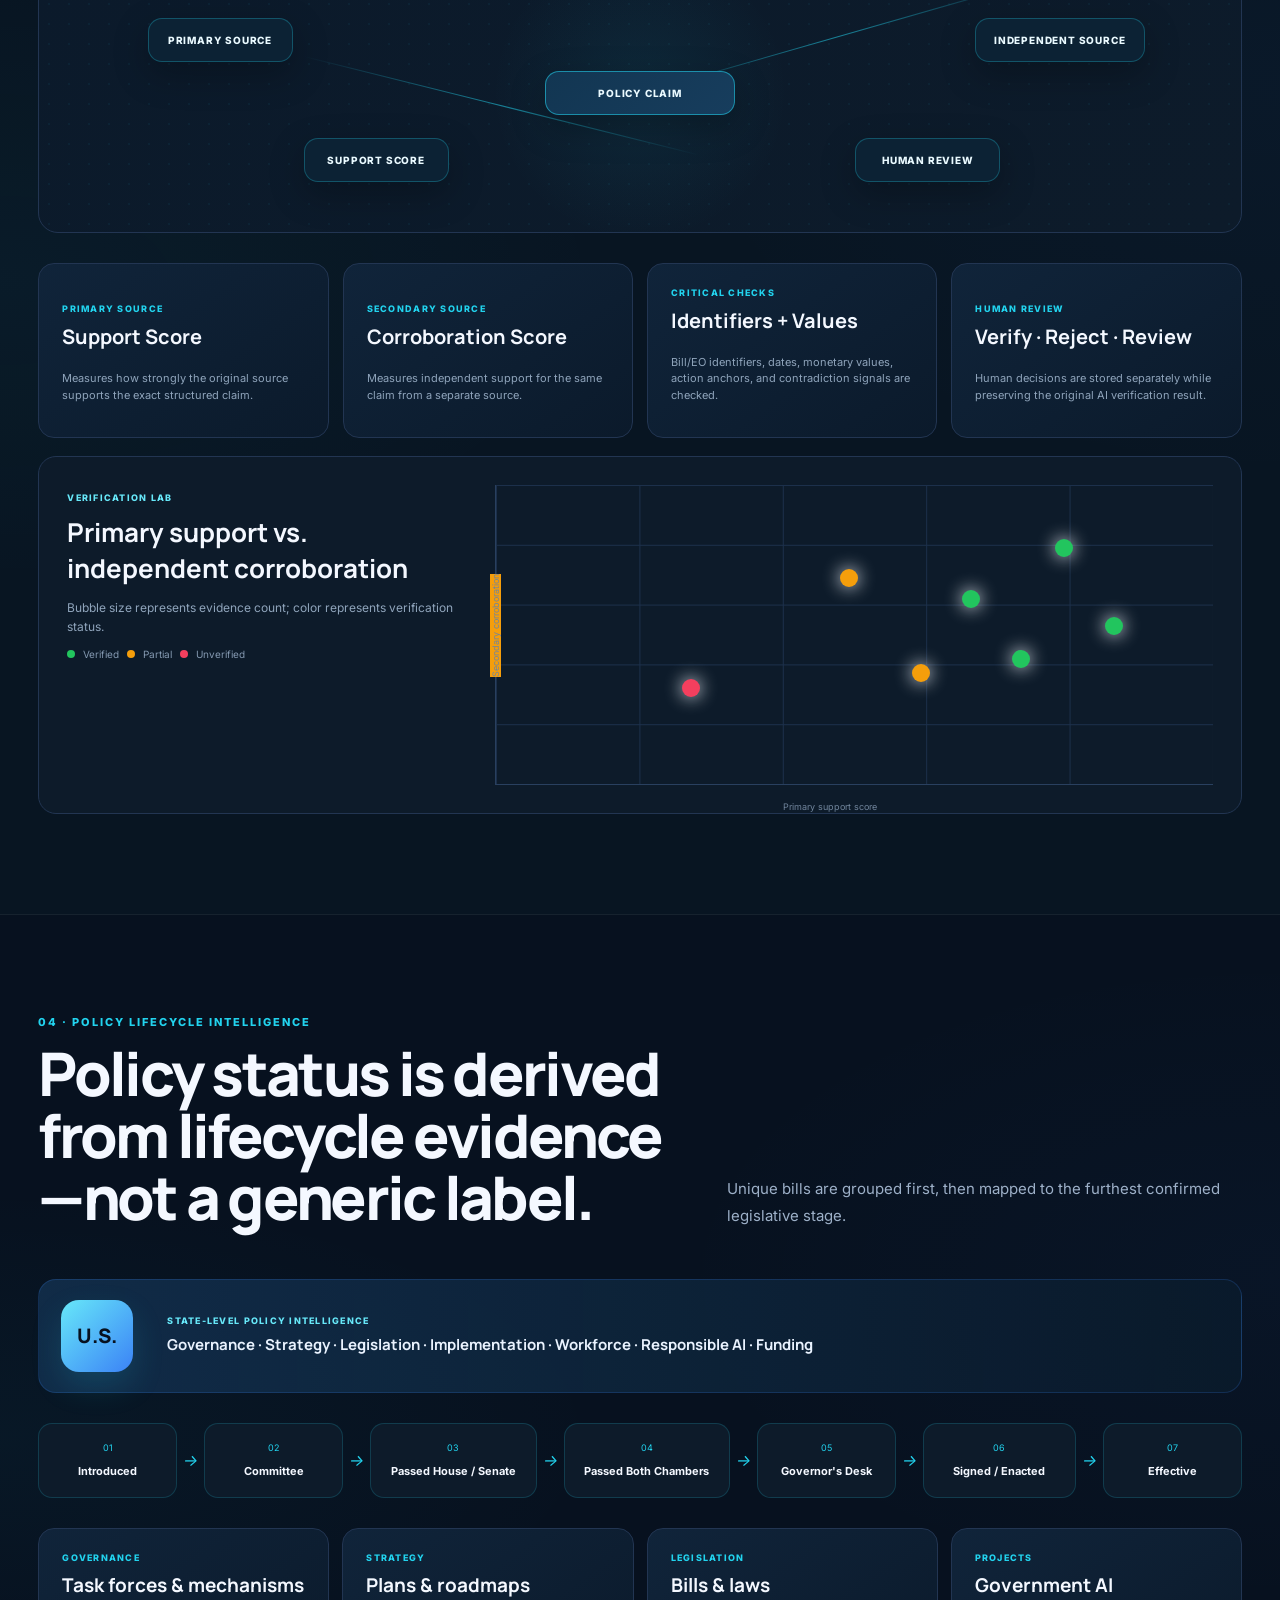
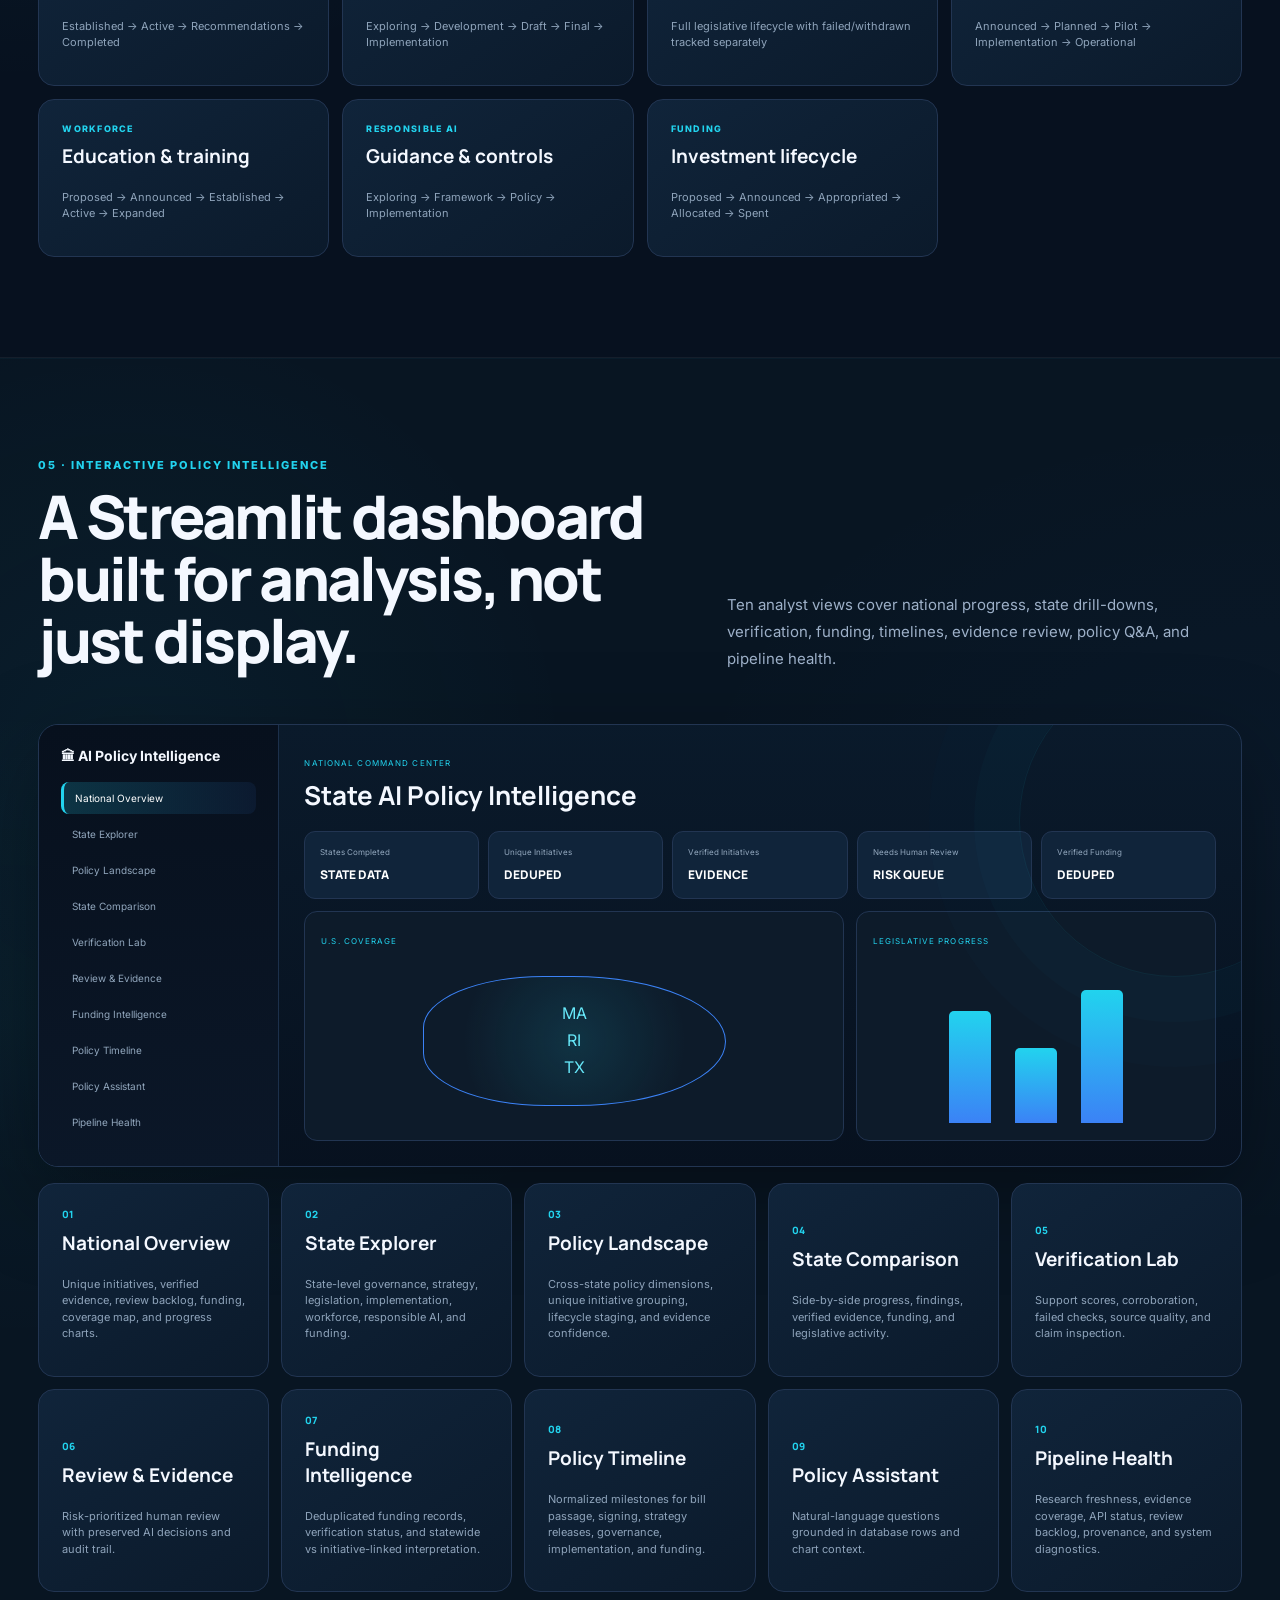
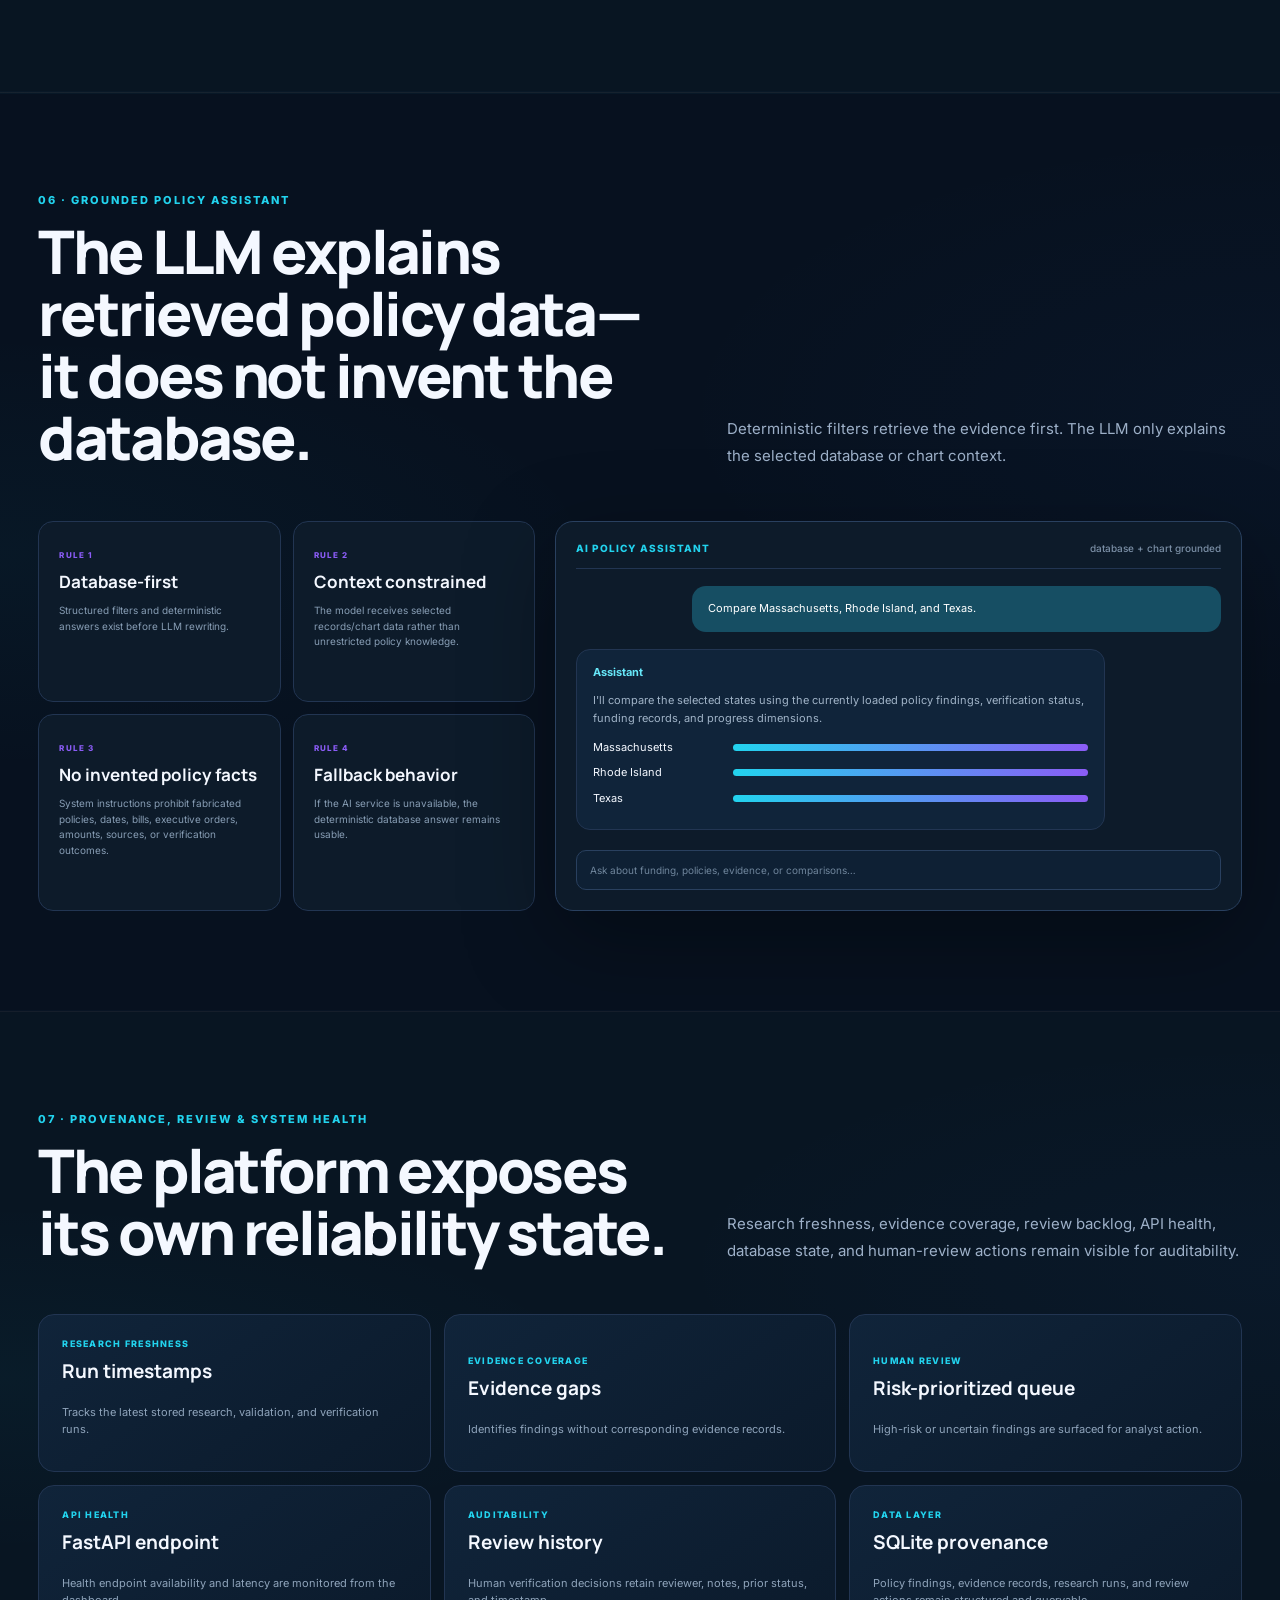
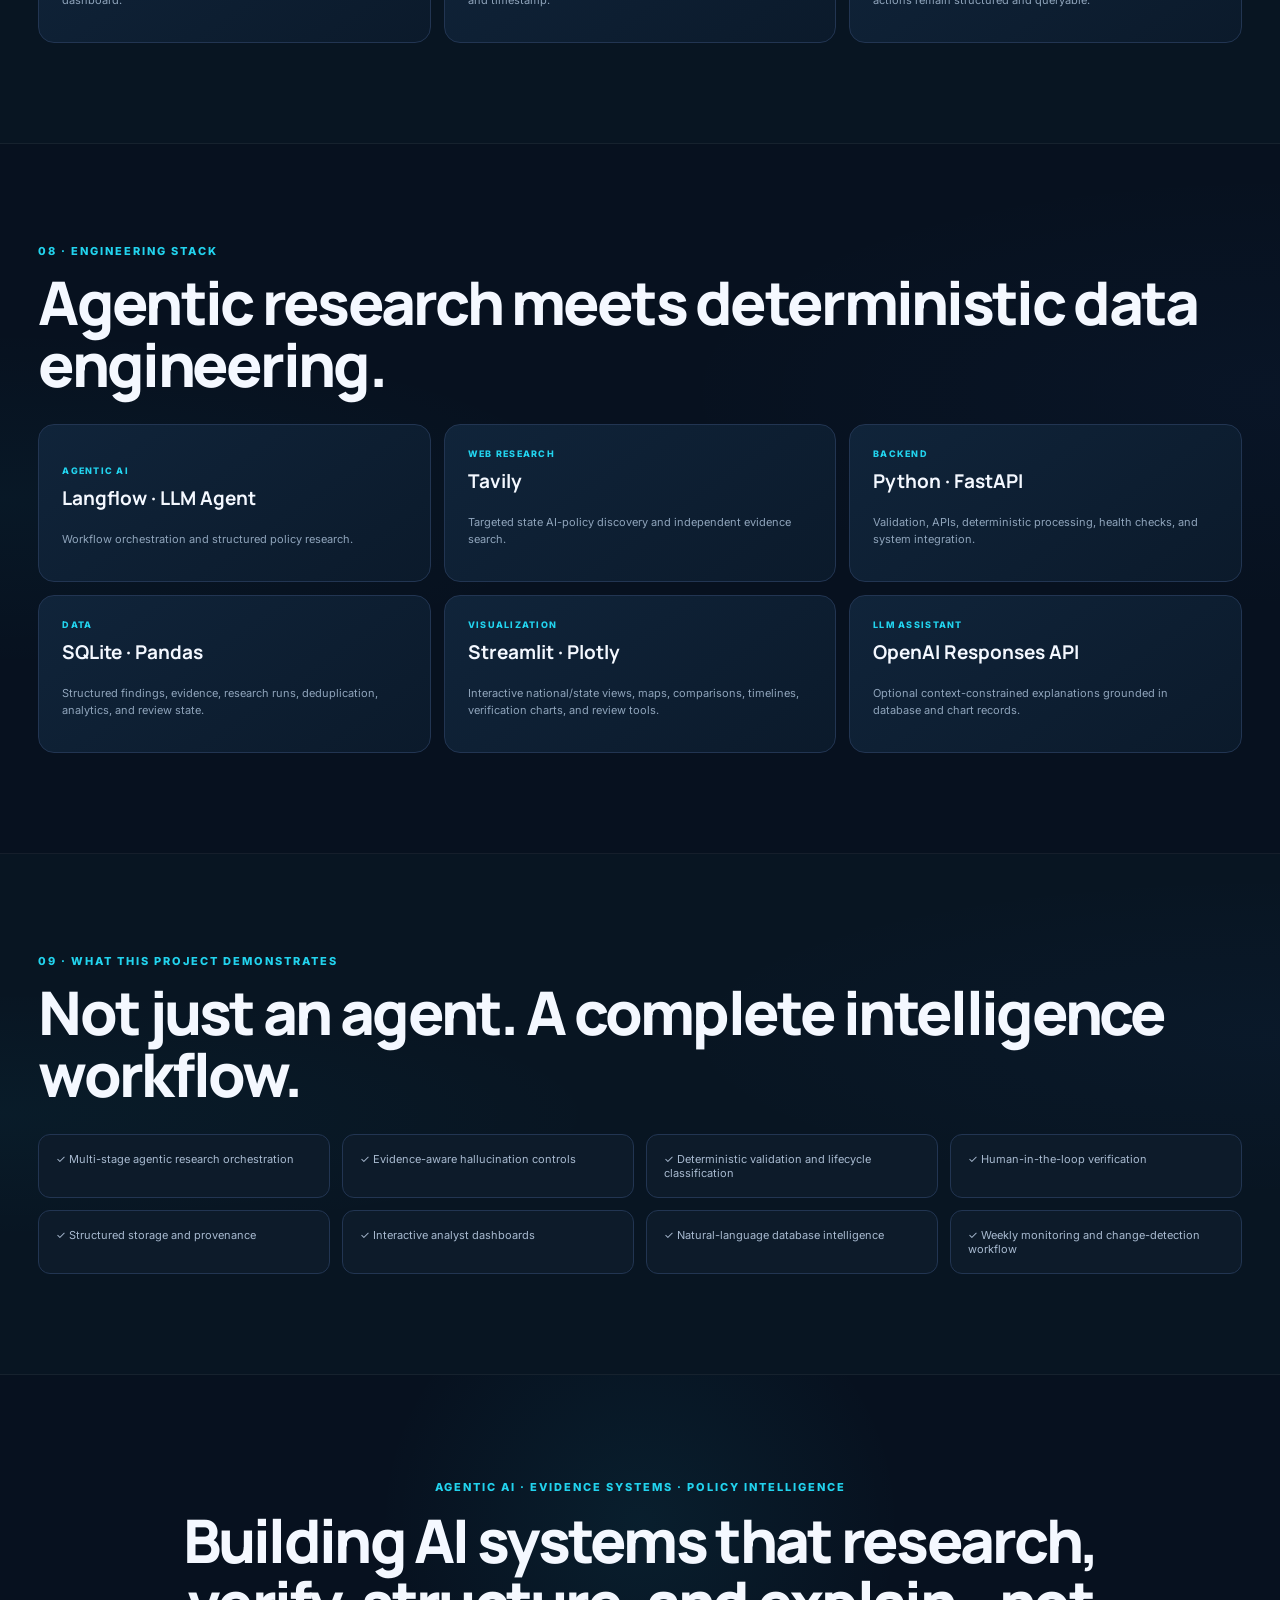
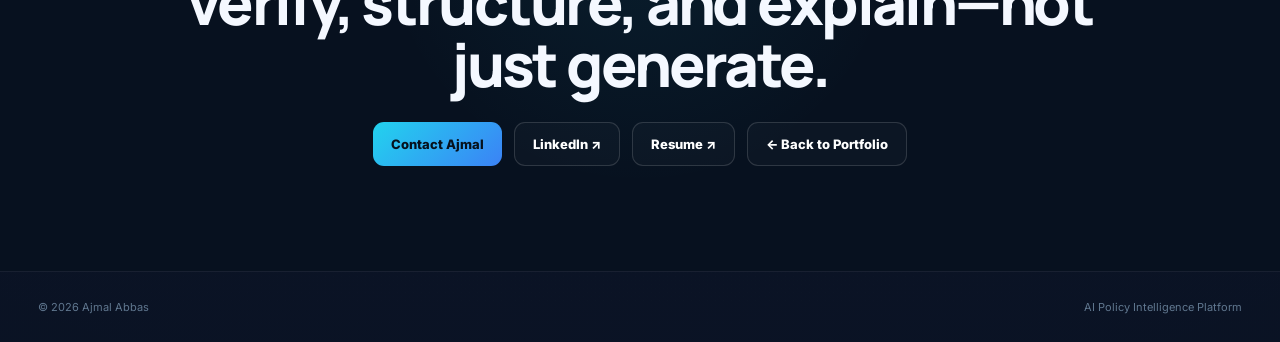
<file: ai-policy-intelligence.html>
<!DOCTYPE html>
<html lang="en">
<head>
  <meta charset="UTF-8">
  <meta name="viewport" content="width=device-width, initial-scale=1.0">
  <title>AI Policy Intelligence Platform | Ajmal Abbas</title>
  <meta name="description" content="AI Policy Intelligence Platform by Ajmal Abbas — an agentic AI system for U.S. state AI-policy research, evidence verification, structured storage, human review, and interactive policy intelligence.">
  <meta name="author" content="Ajmal Abbas">
  <meta name="robots" content="index, follow">
  <link rel="canonical" href="https://portfolio.ajmalabbas.workers.dev/ai-policy-intelligence.html">
  <link rel="stylesheet" href="policy.css">
  <meta name="theme-color" content="#07111c">
  <meta property="og:type" content="article">
  <meta property="og:title" content="AI Policy Intelligence Platform | Ajmal Abbas">
  <meta property="og:description" content="Agentic AI case study for state AI-policy research, evidence verification, structured storage, review, and interactive intelligence.">
  <meta property="og:url" content="https://portfolio.ajmalabbas.workers.dev/ai-policy-intelligence.html">
  <meta property="og:image" content="https://portfolio.ajmalabbas.workers.dev/profile.jpg">
  <meta name="twitter:card" content="summary_large_image">
</head>
<body>

<header class="policy-nav">
  <div class="policy-container nav-inner">
    <a class="brand" href="index.html"><span>AA</span>Ajmal Abbas</a>
    <nav class="nav-links">
      <a href="#problem">Problem</a>
      <a href="#workflow">Workflow</a>
      <a href="#verification">Verification</a>
      <a href="#dashboard">Dashboard</a>
      <a href="#assistant">Assistant</a>
      <a href="#health">System</a>
      <a class="portfolio-link" href="index.html">← Portfolio</a>
    </nav>
  </div>
</header>

<main>

<section class="policy-hero">
  <div class="grid-bg"></div>
  <div class="policy-container hero-grid">
    <div class="hero-copy">
      <div class="kicker">AGENTIC AI · POLICY RESEARCH · EVIDENCE VERIFICATION · DATA INTELLIGENCE</div>
      <h1>AI Policy<br><span>Intelligence Platform</span></h1>
      <h2>Automated U.S. state AI-policy research with evidence-aware verification.</h2>
      <p>
        Agentic research, evidence verification, policy lifecycle tracking, and analyst-ready intelligence
        in one auditable workflow.
      </p>
      <div class="hero-actions">
        <a class="btn primary" href="#workflow">Explore Workflow ↓</a>
        <a class="btn" href="#dashboard">Dashboard ↓</a>
        <a class="btn" href="index.html">← Portfolio</a>
      </div>
    </div>

    <aside class="hero-panel">
      <div class="panel-row"><div class="panel-icon">01</div><div><span>RESEARCH</span><strong>Tavily + Agentic Search</strong><small>State policy discovery and evidence collection</small></div></div>
      <div class="panel-row"><div class="panel-icon">02</div><div><span>VALIDATION</span><strong>Structured Policy Output</strong><small>Schema validation, metadata checks, normalized findings</small></div></div>
      <div class="panel-row"><div class="panel-icon">03</div><div><span>VERIFICATION</span><strong>Independent Evidence Checks</strong><small>Primary support, corroboration, identifiers, dates, values</small></div></div>
      <div class="panel-row"><div class="panel-icon">04</div><div><span>INTELLIGENCE</span><strong>SQLite + Streamlit</strong><small>Policy comparison, lifecycle analysis, human review, assistant</small></div></div>
    </aside>
  </div>

  <div class="policy-container hero-metrics">
    <div><b>10</b><span>Analyst Dashboard Views</span></div>
    <div><b>7</b><span>Policy Dimensions</span></div>
    <div><b>3</b><span>Core Evidence Layers</span></div>
    <div><b>2</b><span>Verification Phases</span></div>
    <div><b>Human-in-the-loop</b><span>Final Review Workflow</span></div>
  </div>

  <div class="policy-container hero-visual-strip">
    <div class="flow-pill">WEB SOURCES</div>
    <span>→</span>
    <div class="flow-pill">AGENT RESEARCH</div>
    <span>→</span>
    <div class="flow-pill">CLAIM VALIDATION</div>
    <span>→</span>
    <div class="flow-pill">INDEPENDENT VERIFICATION</div>
    <span>→</span>
    <div class="flow-pill">POLICY INTELLIGENCE</div>
  </div>
</section>

<section id="problem" class="policy-section problem-section">
  <div class="policy-container two-col">
    <div>
      <div class="section-index">01 · THE PROBLEM</div>
      <h2>State AI policy changes faster than manual research workflows can comfortably track.</h2>
      <p class="section-copy">
        State AI policy is scattered across bills, executive orders, strategies, programs, funding,
        workforce initiatives, and responsible-AI frameworks. The platform turns that fragmentation into
        structured, reviewable intelligence.
      </p>
    </div>

    <div class="challenge-grid">
      <article><span>DISCOVERY</span><h3>Fragmented sources</h3><p>Policy evidence is scattered across state government, legislative, agency, and secondary sources.</p></article>
      <article><span>RELIABILITY</span><h3>Claims need verification</h3><p>Extracted statements require exact-source support, identifiers, dates, money values, and corroboration.</p></article>
      <article><span>CHANGE</span><h3>Policy lifecycle matters</h3><p>A bill can move from introduced to committee, chamber passage, governor action, signed, and effective.</p></article>
      <article><span>ANALYSIS</span><h3>Raw findings are not intelligence</h3><p>Analysts need deduplicated initiatives, comparisons, evidence confidence, timelines, funding context, and review queues.</p></article>
    </div>
  </div>
</section>

<section id="workflow" class="policy-section workflow-section">
  <div class="policy-container">
    <div class="section-index">02 · AGENTIC RESEARCH WORKFLOW</div>
    <div class="heading-row">
      <h2>Research, validate, verify, store, and monitor.</h2>
      <p>
        A staged Langflow pipeline separates research, validation, independent verification,
        database updates, and weekly monitoring.
      </p>
    </div>

    <figure class="langflow-figure">
      <img src="policy-assets/langflow-workflow.png" alt="Actual Langflow workflow for the AI Policy Intelligence Platform">
      <figcaption>Actual Langflow workflow used by the project.</figcaption>
    </figure>

    <div class="workflow-steps">
      <article><i>01</i><div>SEARCH</div><h3>Tavily Research</h3><p>Deterministic web research for state AI-policy evidence.</p></article>
      <span>→</span>
      <article><i>02</i><div>AGENT</div><h3>Policy Research Agent</h3><p>Transforms research evidence into structured policy findings.</p></article>
      <span>→</span>
      <article><i>03</i><div>CHECK</div><h3>Output Validation</h3><p>Validates URLs, metadata, dates, identifiers, and schema consistency.</p></article>
      <span>→</span>
      <article><i>04</i><div>VERIFY</div><h3>Phase 2 Verification</h3><p>Independent search and claim-support verification.</p></article>
      <span>→</span>
      <article><i>05</i><div>STORE</div><h3>SQLite Staging / Production</h3><p>Stores findings, evidence, research runs, review decisions, and audit state.</p></article>
      <span>→</span>
      <article><i>06</i><div>UPDATE</div><h3>Weekly Policy Update</h3><p>Compares new verified research with prior data and summarizes material changes.</p></article>
    </div>
  </div>
</section>

<section id="verification" class="policy-section verification-section">
  <div class="policy-container">
    <div class="section-index">03 · EVIDENCE-AWARE VERIFICATION</div>
    <div class="heading-row">
      <h2>Verification is explicit, scored, and auditable.</h2>
      <p>
        Each claim carries visible support, corroboration, evidence quality, failed checks,
        and human-review state.
      </p>
    </div>

    <div class="evidence-network">
      <div class="network-node source">PRIMARY SOURCE</div>
      <span class="line l1"></span>
      <div class="network-node claim">POLICY CLAIM</div>
      <span class="line l2"></span>
      <div class="network-node corroboration">INDEPENDENT SOURCE</div>
      <div class="network-node score">SUPPORT SCORE</div>
      <div class="network-node review">HUMAN REVIEW</div>
    </div>

    <div class="verification-grid">
      <article><span>PRIMARY SOURCE</span><strong>Support Score</strong><p>Measures how strongly the original source supports the exact structured claim.</p></article>
      <article><span>SECONDARY SOURCE</span><strong>Corroboration Score</strong><p>Measures independent support for the same claim from a separate source.</p></article>
      <article><span>CRITICAL CHECKS</span><strong>Identifiers + Values</strong><p>Bill/EO identifiers, dates, monetary values, action anchors, and contradiction signals are checked.</p></article>
      <article><span>HUMAN REVIEW</span><strong>Verify · Reject · Review</strong><p>Human decisions are stored separately while preserving the original AI verification result.</p></article>
    </div>

    <div class="scatter-mock">
      <div class="scatter-copy">
        <span>VERIFICATION LAB</span>
        <h3>Primary support vs. independent corroboration</h3>
        <p>Bubble size represents evidence count; color represents verification status.</p>
        <div class="legend"><b class="g"></b> Verified <b class="y"></b> Partial <b class="r"></b> Unverified</div>
      </div>
      <div class="scatter-chart">
        <div class="axis y">Secondary corroboration</div>
        <div class="axis x">Primary support score</div>
        <i class="p1 g"></i><i class="p2 g"></i><i class="p3 y"></i><i class="p4 r"></i><i class="p5 g"></i><i class="p6 y"></i><i class="p7 g"></i>
      </div>
    </div>
  </div>
</section>

<section class="policy-section lifecycle-section">
  <div class="policy-container">
    <div class="section-index">04 · POLICY LIFECYCLE INTELLIGENCE</div>
    <div class="heading-row">
      <h2>Policy status is derived from lifecycle evidence—not a generic label.</h2>
      <p>
        Unique bills are grouped first, then mapped to the furthest confirmed legislative stage.
      </p>
    </div>

    <div class="policy-domain-band">
      <div class="capitol-mark">U.S.</div>
      <div>
        <span>STATE-LEVEL POLICY INTELLIGENCE</span>
        <strong>Governance · Strategy · Legislation · Implementation · Workforce · Responsible AI · Funding</strong>
      </div>
    </div>

    <div class="lifecycle">
      <div><span>01</span><b>Introduced</b></div><i>→</i>
      <div><span>02</span><b>Committee</b></div><i>→</i>
      <div><span>03</span><b>Passed House / Senate</b></div><i>→</i>
      <div><span>04</span><b>Passed Both Chambers</b></div><i>→</i>
      <div><span>05</span><b>Governor's Desk</b></div><i>→</i>
      <div><span>06</span><b>Signed / Enacted</b></div><i>→</i>
      <div><span>07</span><b>Effective</b></div>
    </div>

    <div class="policy-dimensions">
      <article><span>GOVERNANCE</span><h3>Task forces & mechanisms</h3><p>Established → Active → Recommendations → Completed</p></article>
      <article><span>STRATEGY</span><h3>Plans & roadmaps</h3><p>Exploring → Development → Draft → Final → Implementation</p></article>
      <article><span>LEGISLATION</span><h3>Bills & laws</h3><p>Full legislative lifecycle with failed/withdrawn tracked separately</p></article>
      <article><span>PROJECTS</span><h3>Government AI</h3><p>Announced → Planned → Pilot → Implementation → Operational</p></article>
      <article><span>WORKFORCE</span><h3>Education & training</h3><p>Proposed → Announced → Established → Active → Expanded</p></article>
      <article><span>RESPONSIBLE AI</span><h3>Guidance & controls</h3><p>Exploring → Framework → Policy → Implementation</p></article>
      <article><span>FUNDING</span><h3>Investment lifecycle</h3><p>Proposed → Announced → Appropriated → Allocated → Spent</p></article>
    </div>
  </div>
</section>

<section id="dashboard" class="policy-section dashboard-section">
  <div class="policy-container">
    <div class="section-index">05 · INTERACTIVE POLICY INTELLIGENCE</div>
    <div class="heading-row">
      <h2>A Streamlit dashboard built for analysis, not just display.</h2>
      <p>
        Ten analyst views cover national progress, state drill-downs, verification, funding,
        timelines, evidence review, policy Q&A, and pipeline health.
      </p>
    </div>

    <div class="dashboard-shell">
      <aside class="dash-sidebar">
        <strong>🏛 AI Policy Intelligence</strong>
        <span class="active">National Overview</span>
        <span>State Explorer</span>
        <span>Policy Landscape</span>
        <span>State Comparison</span>
        <span>Verification Lab</span>
        <span>Review & Evidence</span>
        <span>Funding Intelligence</span>
        <span>Policy Timeline</span>
        <span>Policy Assistant</span>
        <span>Pipeline Health</span>
      </aside>

      <div class="dash-main">
        <div class="dash-title"><small>NATIONAL COMMAND CENTER</small><h3>State AI Policy Intelligence</h3></div>
        <div class="dash-kpis">
          <div><span>States Completed</span><b>STATE DATA</b></div>
          <div><span>Unique Initiatives</span><b>DEDUPED</b></div>
          <div><span>Verified Initiatives</span><b>EVIDENCE</b></div>
          <div><span>Needs Human Review</span><b>RISK QUEUE</b></div>
          <div><span>Verified Funding</span><b>DEDUPED</b></div>
        </div>
        <div class="dash-panels">
          <div class="us-map">
            <span>U.S. COVERAGE</span>
            <div class="map-shape">MA<br>RI<br>TX</div>
          </div>
          <div class="bar-panel">
            <span>LEGISLATIVE PROGRESS</span>
            <div class="bars"><i style="height:72%"></i><i style="height:48%"></i><i style="height:86%"></i></div>
          </div>
        </div>
      </div>
    </div>

    <div class="view-grid">
      <article><span>01</span><h3>National Overview</h3><p>Unique initiatives, verified evidence, review backlog, funding, coverage map, and progress charts.</p></article>
      <article><span>02</span><h3>State Explorer</h3><p>State-level governance, strategy, legislation, implementation, workforce, responsible AI, and funding.</p></article>
      <article><span>03</span><h3>Policy Landscape</h3><p>Cross-state policy dimensions, unique initiative grouping, lifecycle staging, and evidence confidence.</p></article>
      <article><span>04</span><h3>State Comparison</h3><p>Side-by-side progress, findings, verified evidence, funding, and legislative activity.</p></article>
      <article><span>05</span><h3>Verification Lab</h3><p>Support scores, corroboration, failed checks, source quality, and claim inspection.</p></article>
      <article><span>06</span><h3>Review & Evidence</h3><p>Risk-prioritized human review with preserved AI decisions and audit trail.</p></article>
      <article><span>07</span><h3>Funding Intelligence</h3><p>Deduplicated funding records, verification status, and statewide vs initiative-linked interpretation.</p></article>
      <article><span>08</span><h3>Policy Timeline</h3><p>Normalized milestones for bill passage, signing, strategy releases, governance, implementation, and funding.</p></article>
      <article><span>09</span><h3>Policy Assistant</h3><p>Natural-language questions grounded in database rows and chart context.</p></article>
      <article><span>10</span><h3>Pipeline Health</h3><p>Research freshness, evidence coverage, API status, review backlog, provenance, and system diagnostics.</p></article>
    </div>
  </div>
</section>

<section id="assistant" class="policy-section assistant-section">
  <div class="policy-container">
    <div class="section-index">06 · GROUNDED POLICY ASSISTANT</div>
    <div class="heading-row">
      <h2>The LLM explains retrieved policy data—it does not invent the database.</h2>
      <p>
        Deterministic filters retrieve the evidence first. The LLM only explains the selected database
        or chart context.
      </p>
    </div>

    <div class="assistant-layout">
      <div class="assistant-rules">
        <article><span>RULE 1</span><h3>Database-first</h3><p>Structured filters and deterministic answers exist before LLM rewriting.</p></article>
        <article><span>RULE 2</span><h3>Context constrained</h3><p>The model receives selected records/chart data rather than unrestricted policy knowledge.</p></article>
        <article><span>RULE 3</span><h3>No invented policy facts</h3><p>System instructions prohibit fabricated policies, dates, bills, executive orders, amounts, sources, or verification outcomes.</p></article>
        <article><span>RULE 4</span><h3>Fallback behavior</h3><p>If the AI service is unavailable, the deterministic database answer remains usable.</p></article>
      </div>

      <div class="chat-mock">
        <div class="chat-top">AI POLICY ASSISTANT <span>database + chart grounded</span></div>
        <div class="msg user">Compare Massachusetts, Rhode Island, and Texas.</div>
        <div class="msg ai">
          <b>Assistant</b>
          <p>I'll compare the selected states using the currently loaded policy findings, verification status, funding records, and progress dimensions.</p>
          <div class="row"><span>Massachusetts</span><i></i></div>
          <div class="row"><span>Rhode Island</span><i></i></div>
          <div class="row"><span>Texas</span><i></i></div>
        </div>
        <div class="chat-input">Ask about funding, policies, evidence, or comparisons…</div>
      </div>
    </div>
  </div>
</section>

<section id="health" class="policy-section system-section">
  <div class="policy-container">
    <div class="section-index">07 · PROVENANCE, REVIEW & SYSTEM HEALTH</div>
    <div class="heading-row">
      <h2>The platform exposes its own reliability state.</h2>
      <p>
        Research freshness, evidence coverage, review backlog, API health, database state,
        and human-review actions remain visible for auditability.
      </p>
    </div>

    <div class="health-grid">
      <article><span>RESEARCH FRESHNESS</span><h3>Run timestamps</h3><p>Tracks the latest stored research, validation, and verification runs.</p></article>
      <article><span>EVIDENCE COVERAGE</span><h3>Evidence gaps</h3><p>Identifies findings without corresponding evidence records.</p></article>
      <article><span>HUMAN REVIEW</span><h3>Risk-prioritized queue</h3><p>High-risk or uncertain findings are surfaced for analyst action.</p></article>
      <article><span>API HEALTH</span><h3>FastAPI endpoint</h3><p>Health endpoint availability and latency are monitored from the dashboard.</p></article>
      <article><span>AUDITABILITY</span><h3>Review history</h3><p>Human verification decisions retain reviewer, notes, prior status, and timestamp.</p></article>
      <article><span>DATA LAYER</span><h3>SQLite provenance</h3><p>Policy findings, evidence records, research runs, and review actions remain structured and queryable.</p></article>
    </div>
  </div>
</section>

<section class="policy-section engineering-section">
  <div class="policy-container">
    <div class="section-index">08 · ENGINEERING STACK</div>
    <h2>Agentic research meets deterministic data engineering.</h2>
    <div class="stack-grid">
      <article><span>AGENTIC AI</span><h3>Langflow · LLM Agent</h3><p>Workflow orchestration and structured policy research.</p></article>
      <article><span>WEB RESEARCH</span><h3>Tavily</h3><p>Targeted state AI-policy discovery and independent evidence search.</p></article>
      <article><span>BACKEND</span><h3>Python · FastAPI</h3><p>Validation, APIs, deterministic processing, health checks, and system integration.</p></article>
      <article><span>DATA</span><h3>SQLite · Pandas</h3><p>Structured findings, evidence, research runs, deduplication, analytics, and review state.</p></article>
      <article><span>VISUALIZATION</span><h3>Streamlit · Plotly</h3><p>Interactive national/state views, maps, comparisons, timelines, verification charts, and review tools.</p></article>
      <article><span>LLM ASSISTANT</span><h3>OpenAI Responses API</h3><p>Optional context-constrained explanations grounded in database and chart records.</p></article>
    </div>
  </div>
</section>

<section class="policy-section impact-section">
  <div class="policy-container">
    <div class="section-index">09 · WHAT THIS PROJECT DEMONSTRATES</div>
    <h2>Not just an agent. A complete intelligence workflow.</h2>
    <div class="impact-grid">
      <div>✓ Multi-stage agentic research orchestration</div>
      <div>✓ Evidence-aware hallucination controls</div>
      <div>✓ Deterministic validation and lifecycle classification</div>
      <div>✓ Human-in-the-loop verification</div>
      <div>✓ Structured storage and provenance</div>
      <div>✓ Interactive analyst dashboards</div>
      <div>✓ Natural-language database intelligence</div>
      <div>✓ Weekly monitoring and change-detection workflow</div>
    </div>
  </div>
</section>

<section class="final-cta">
  <div class="policy-container">
    <div class="kicker">AGENTIC AI · EVIDENCE SYSTEMS · POLICY INTELLIGENCE</div>
    <h2>Building AI systems that research, verify, structure, and explain—not just generate.</h2>
    <div class="hero-actions center">
      <a class="btn primary" href="mailto:ajmalimra.a@gmail.com">Contact Ajmal</a>
      <a class="btn" href="https://www.linkedin.com/in/aabbas2002/" target="_blank" rel="noopener">LinkedIn ↗</a>
      <a class="btn" href="Ajmal_Abbas_Resume.pdf" target="_blank">Resume ↗</a>
      <a class="btn" href="index.html">← Back to Portfolio</a>
    </div>
  </div>
</section>

</main>

<footer>
  <div class="policy-container footer-inner">
    <span>© 2026 Ajmal Abbas</span>
    <span>AI Policy Intelligence Platform</span>
  </div>
</footer>
</body>
</html>
</file>
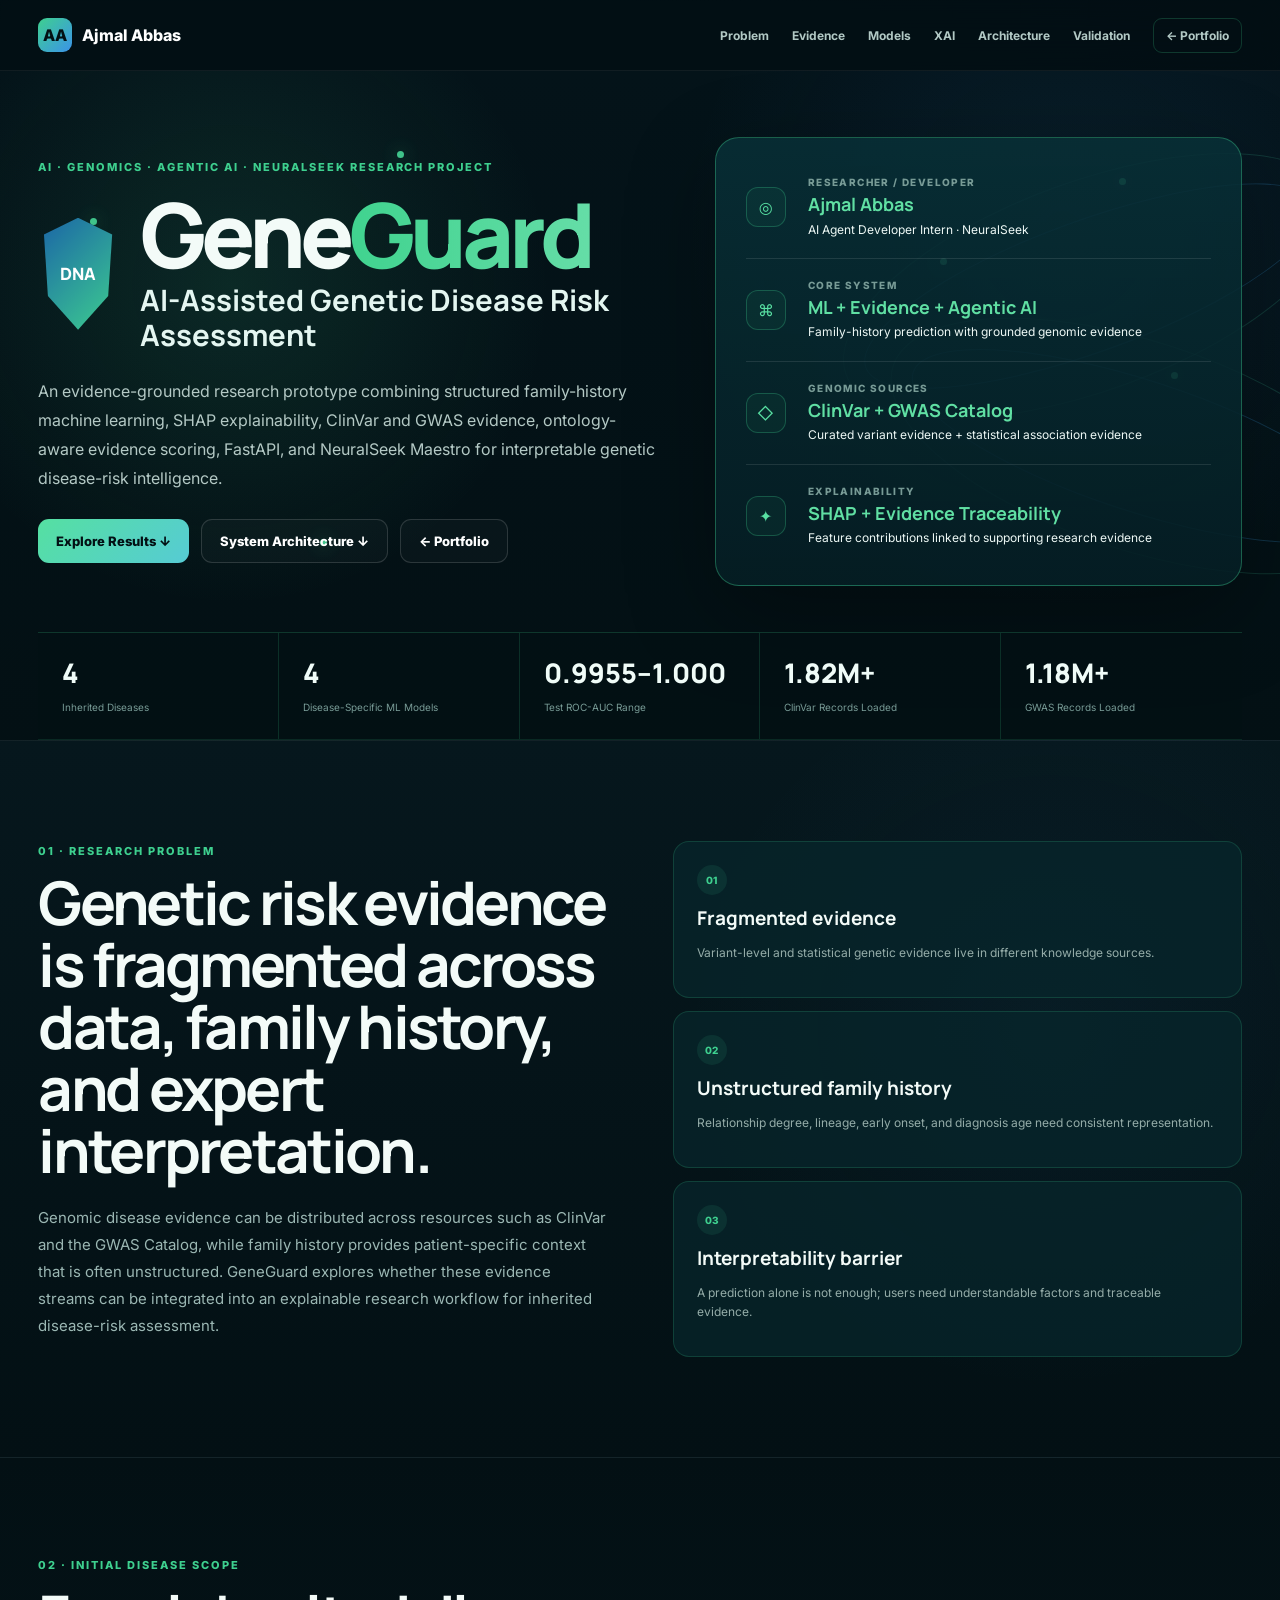
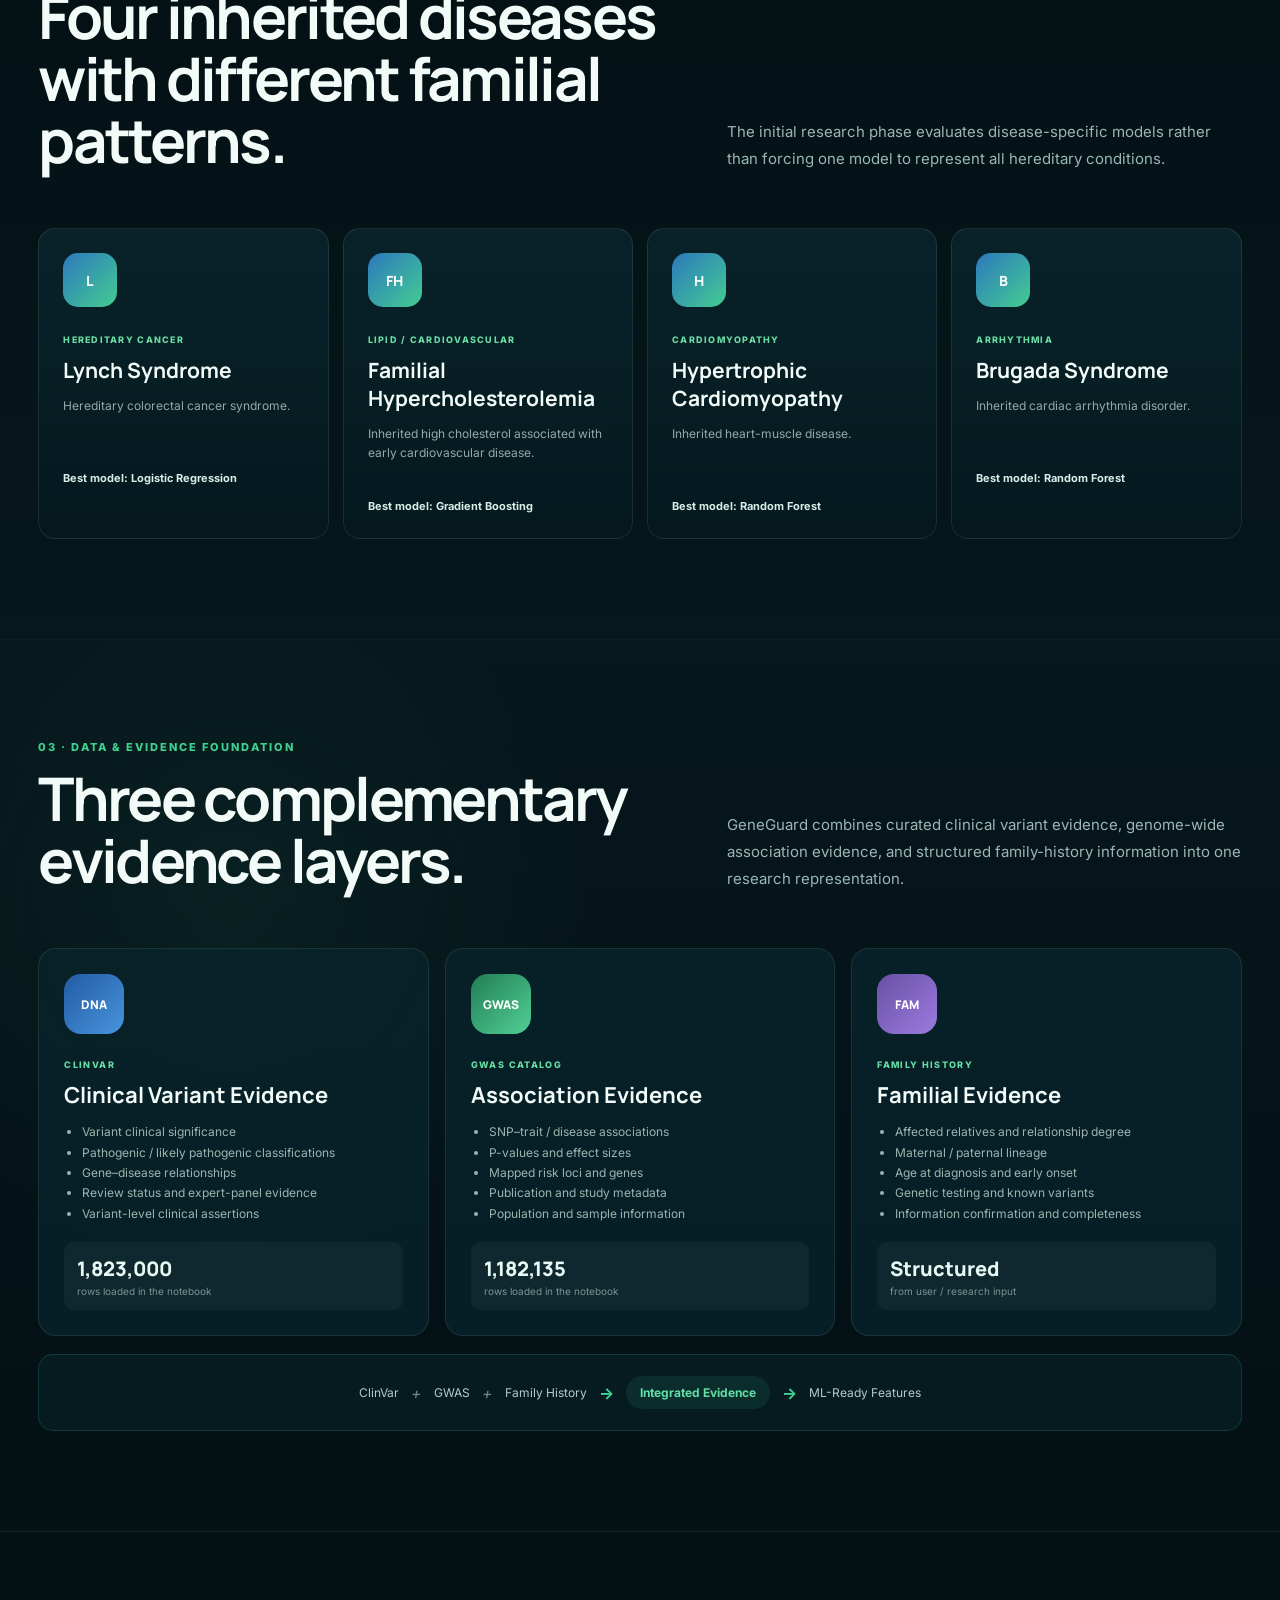
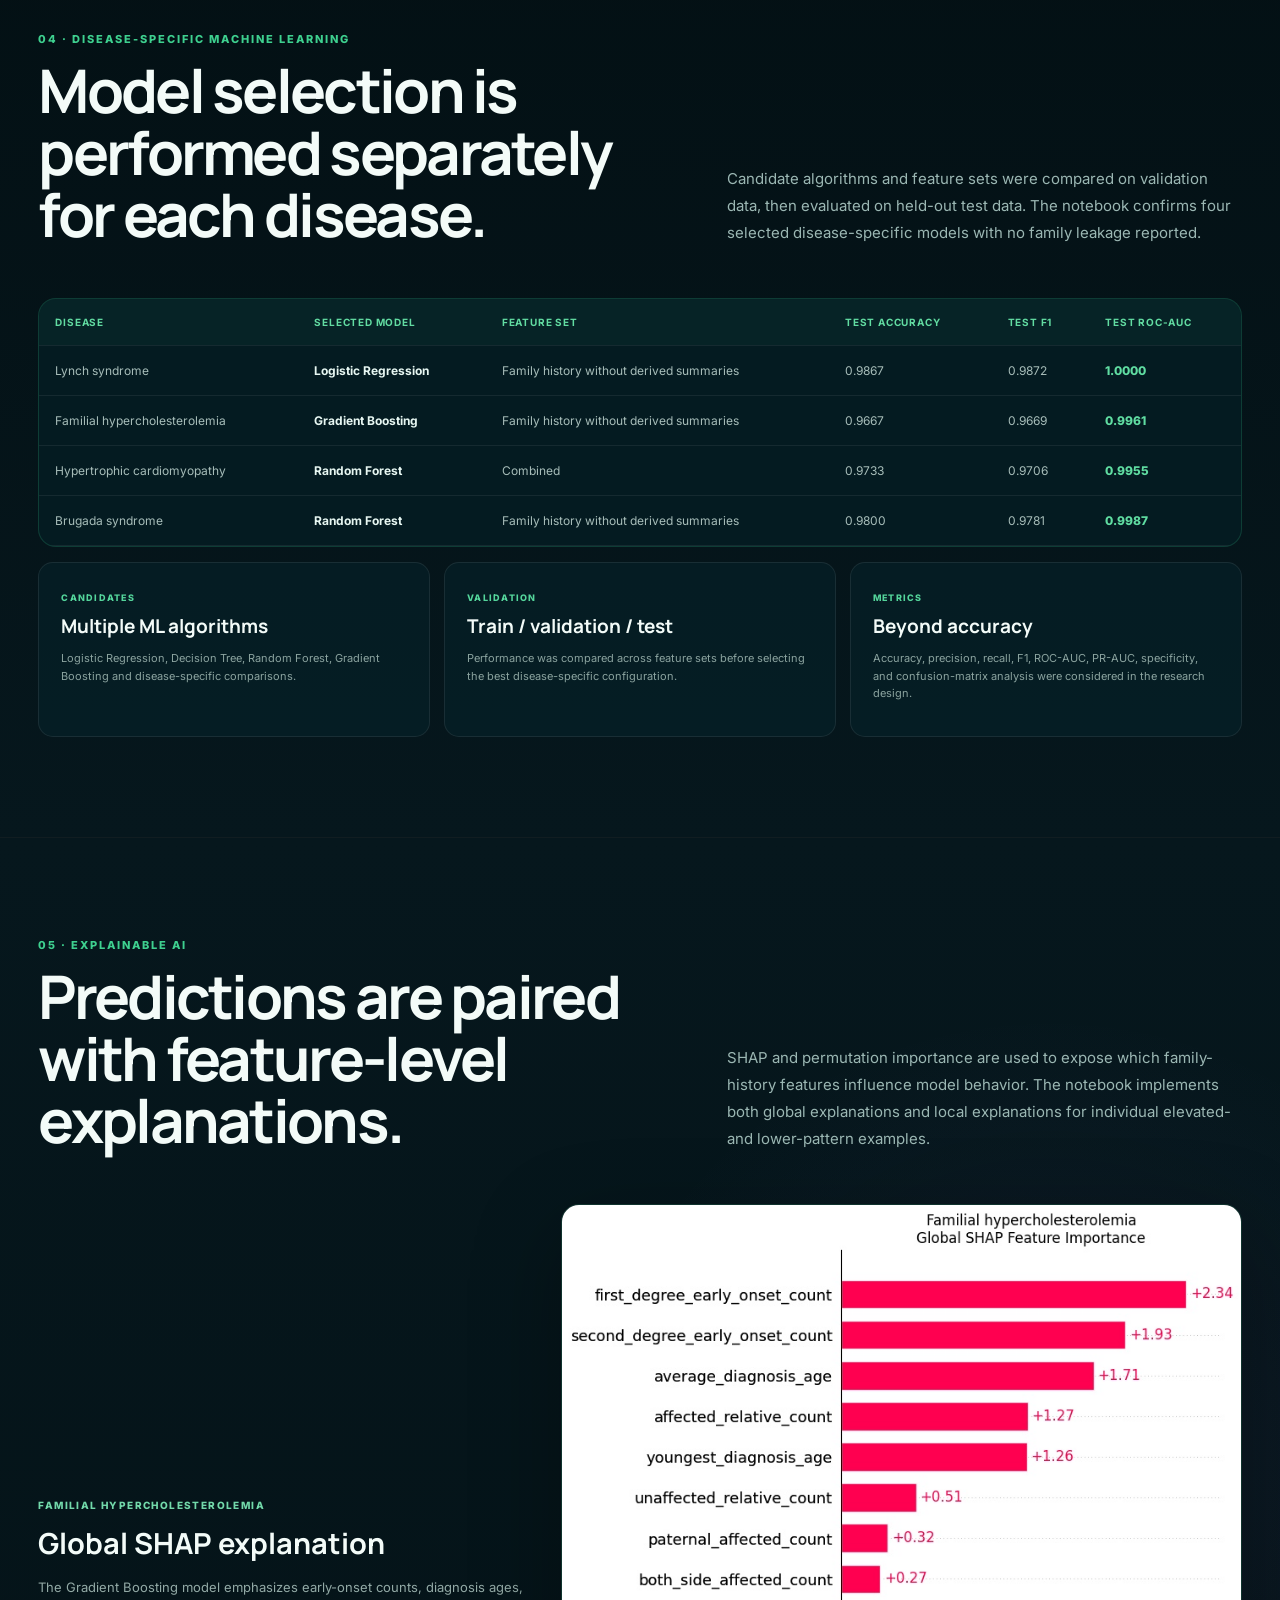
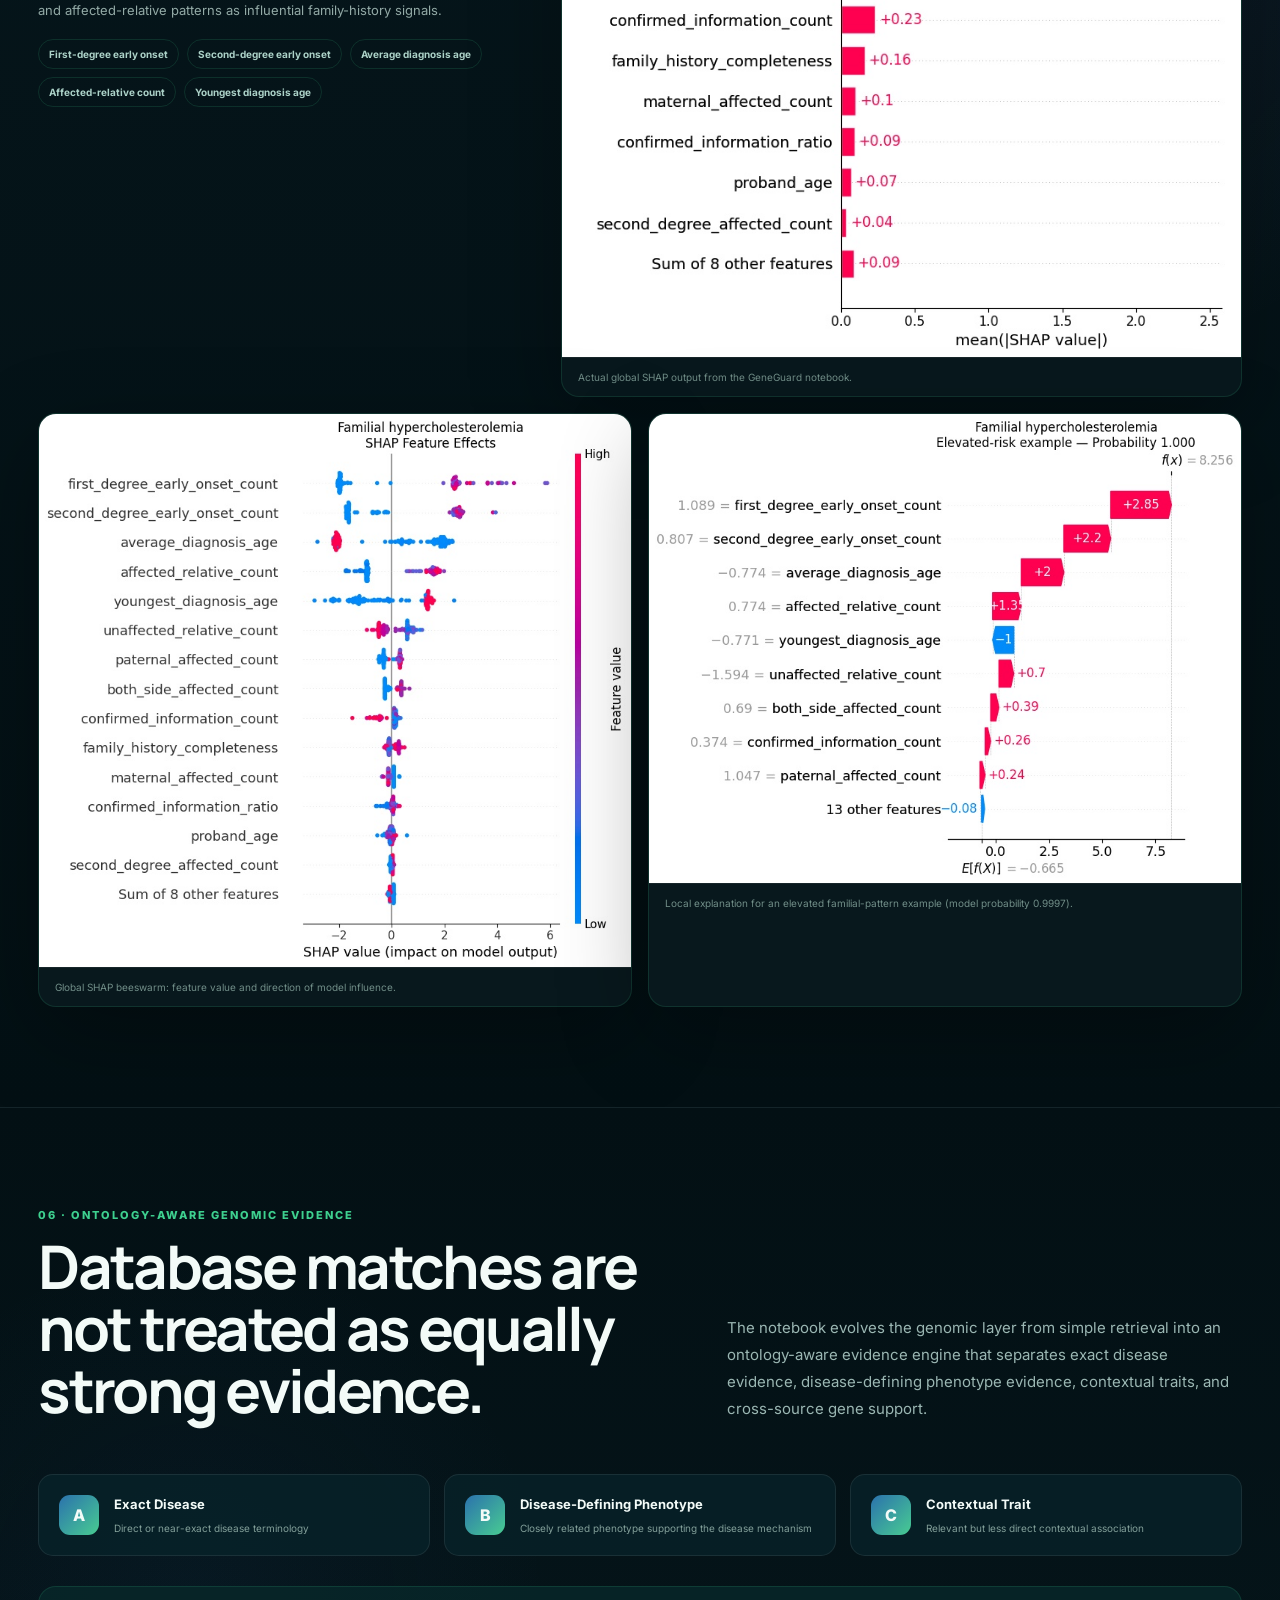
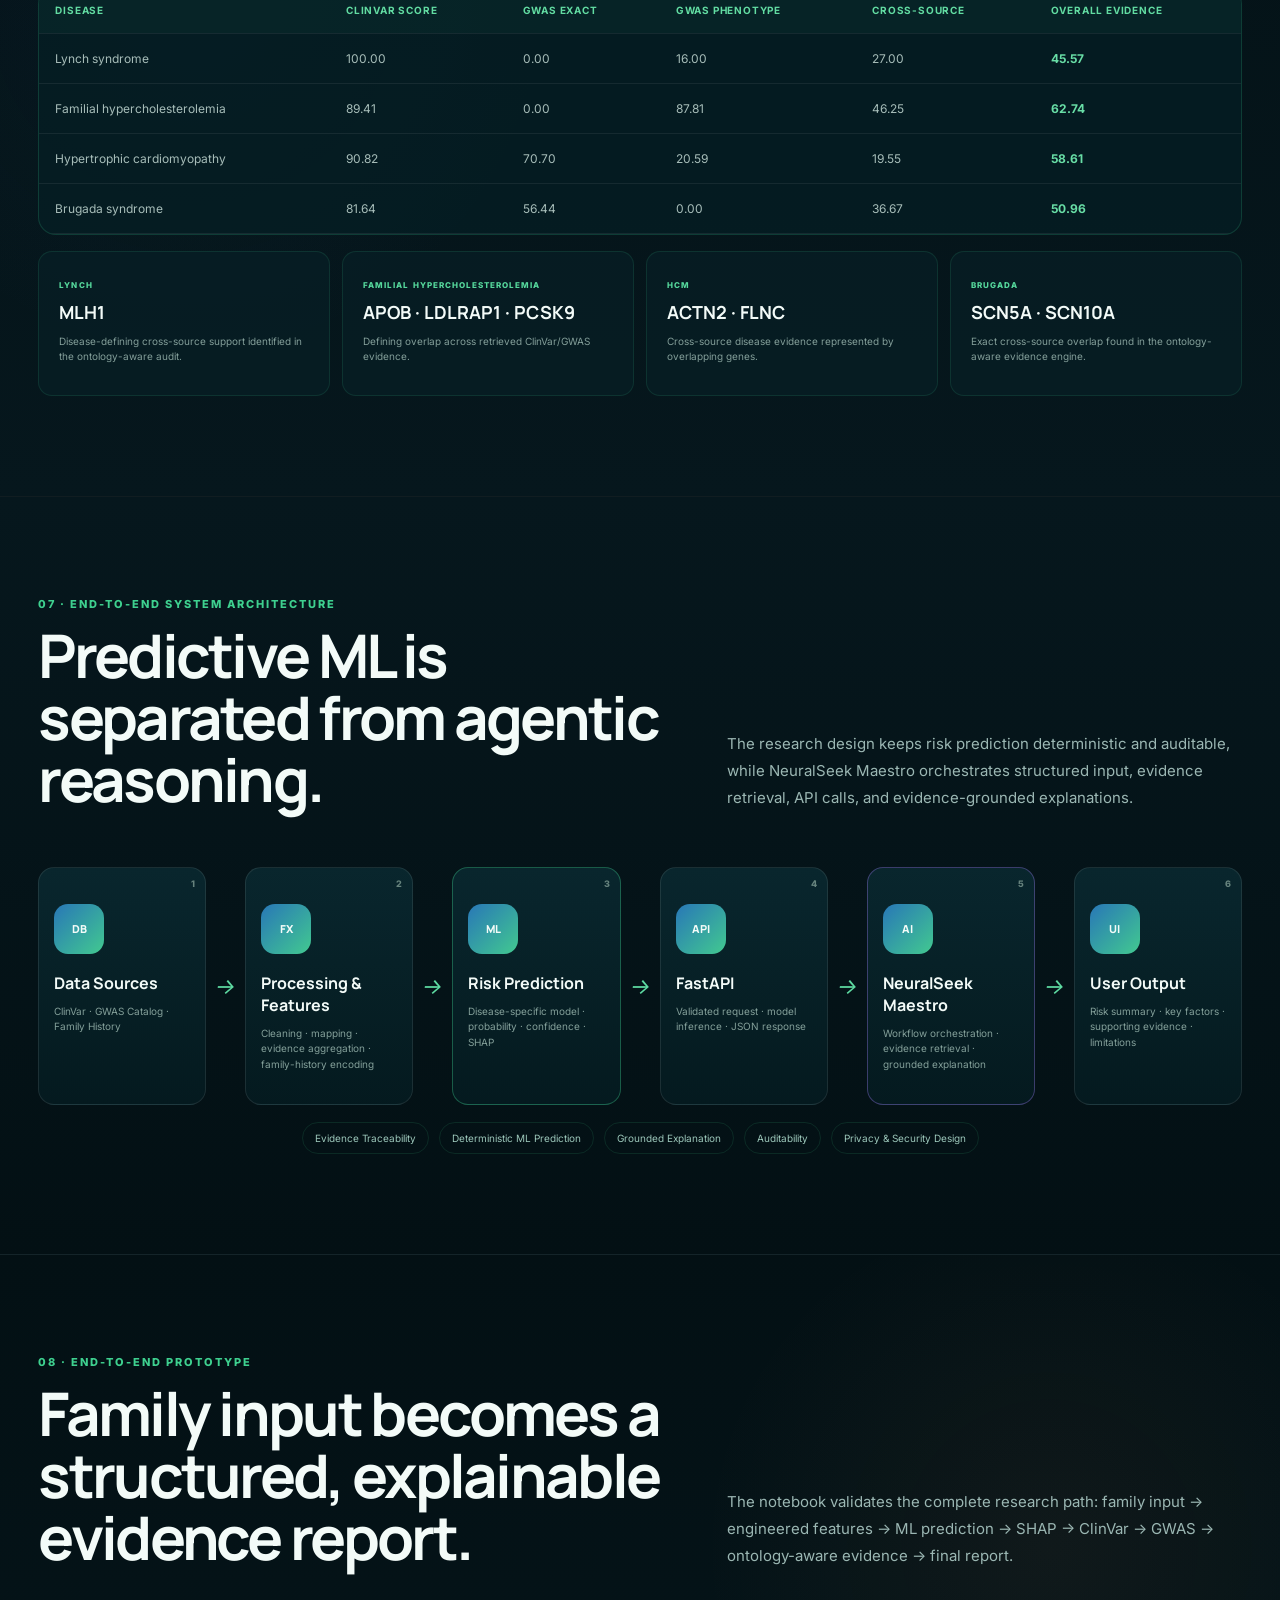
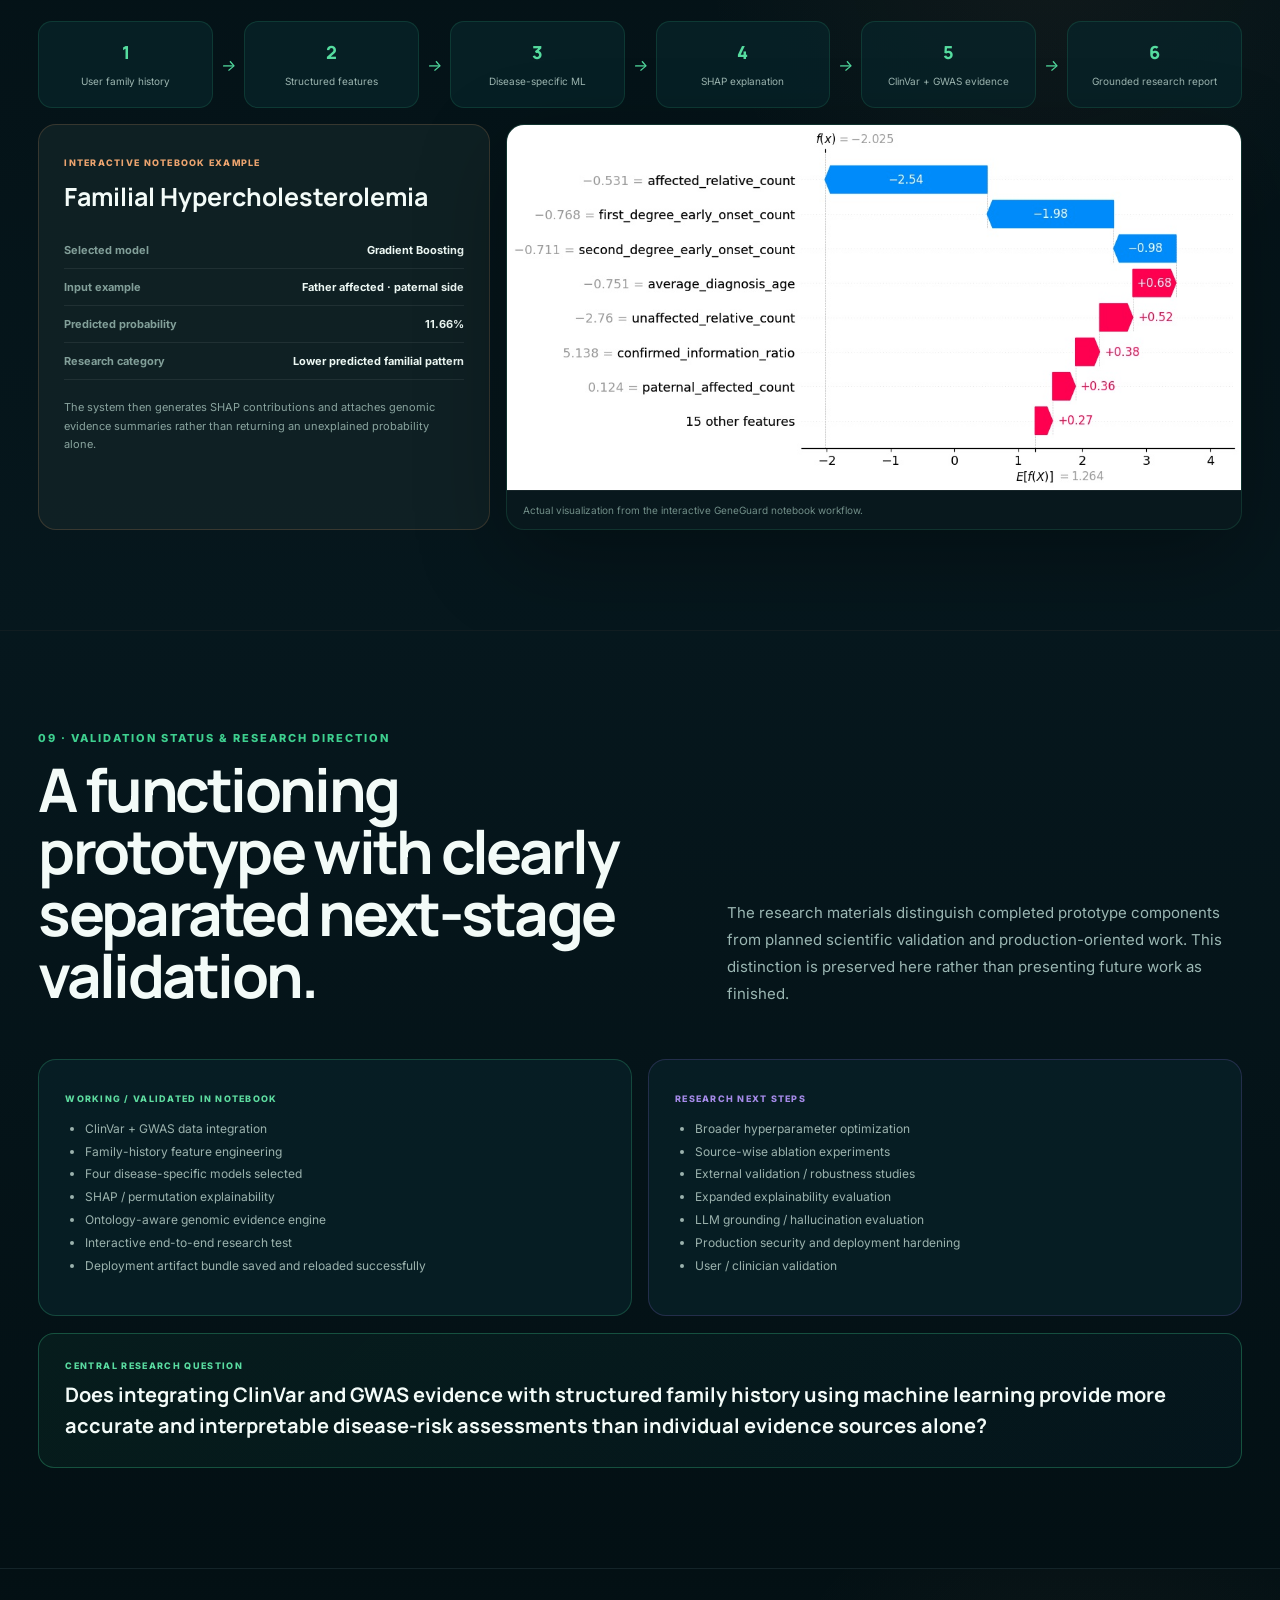
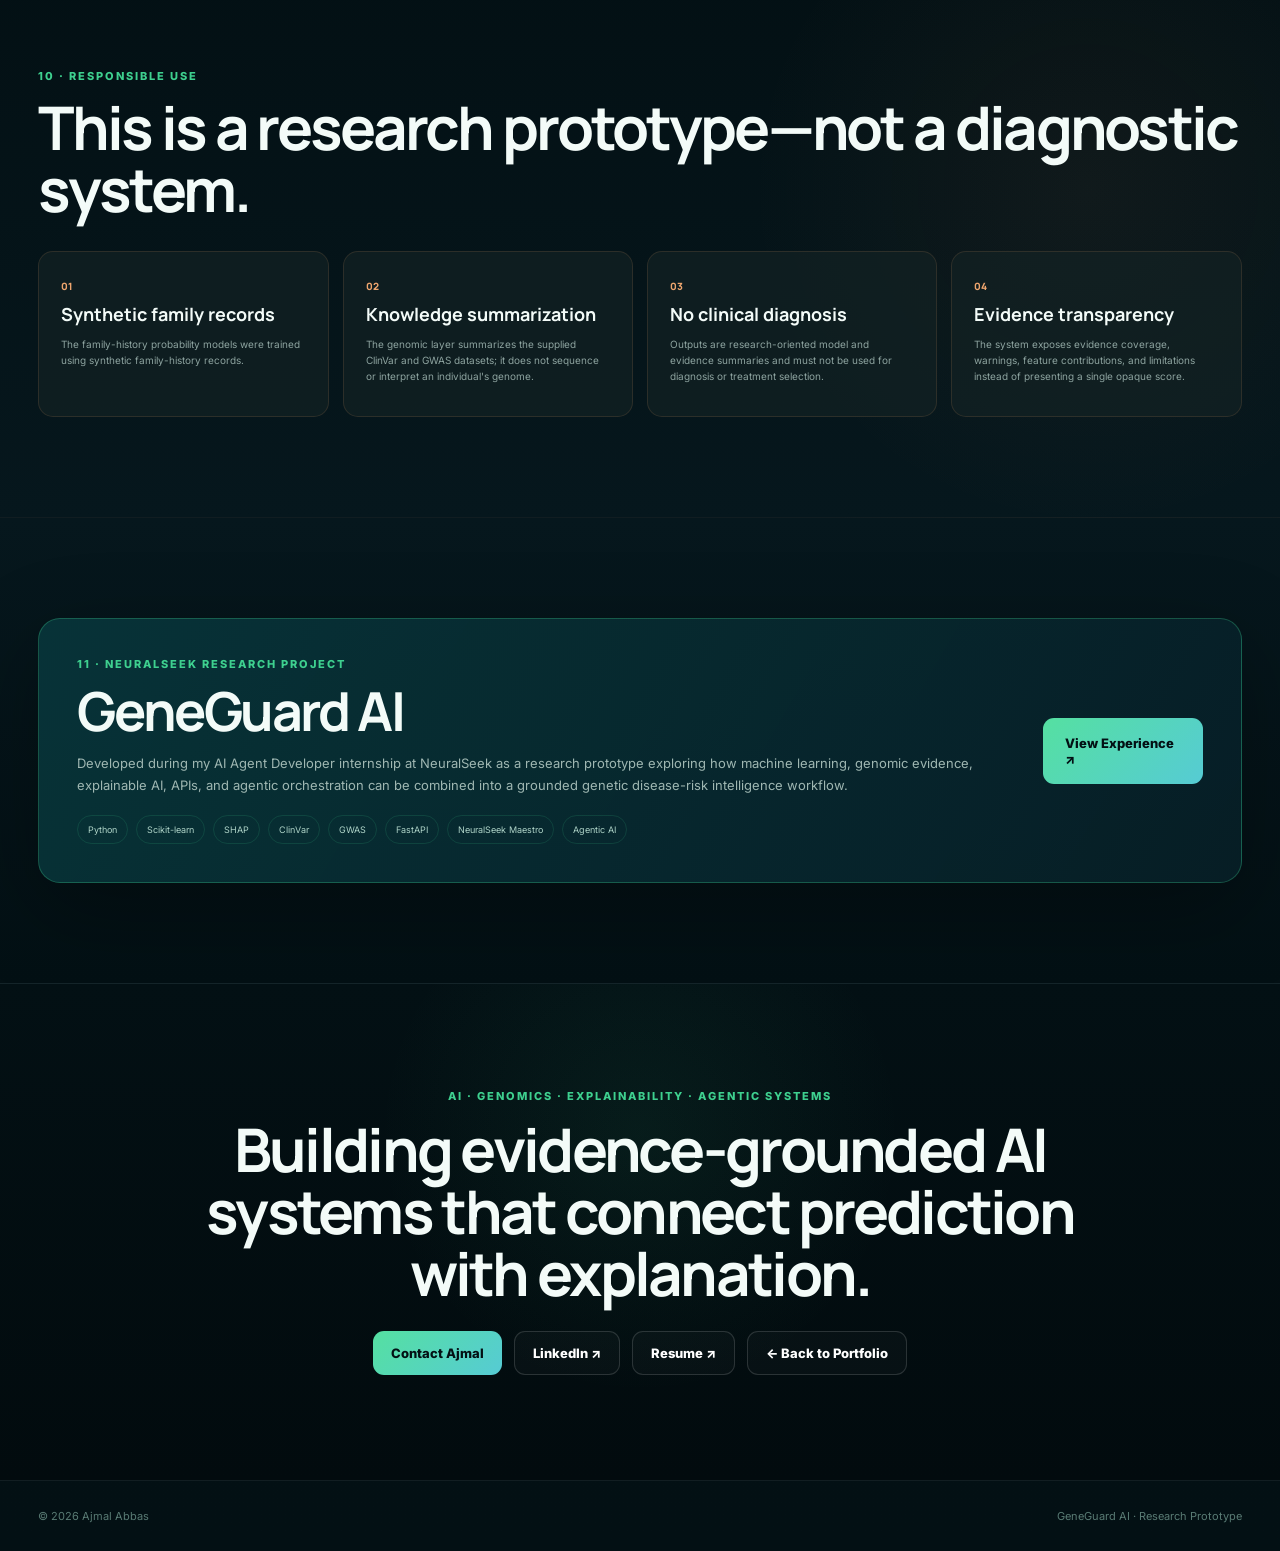
<file: geneguard-ai.html>
<!DOCTYPE html>
<html lang="en">
<head>
  <meta charset="UTF-8">
  <meta name="viewport" content="width=device-width, initial-scale=1.0">
  <title>GeneGuard AI | Ajmal Abbas</title>
  <meta name="description" content="GeneGuard AI case study by Ajmal Abbas — an evidence-grounded genetic disease-risk research prototype combining family-history machine learning, SHAP explainability, ClinVar, GWAS, FastAPI, and NeuralSeek Maestro.">
  <meta name="author" content="Ajmal Abbas">
  <meta name="robots" content="index, follow">
  <link rel="canonical" href="https://portfolio.ajmalabbas.workers.dev/geneguard-ai.html">
  <link rel="stylesheet" href="geneguard.css">
  <meta name="theme-color" content="#07111c">
  <meta property="og:type" content="article">
  <meta property="og:title" content="GeneGuard AI | Ajmal Abbas">
  <meta property="og:description" content="Genetic disease-risk research prototype combining family-history machine learning, explainability, ClinVar, GWAS, and agentic AI workflows.">
  <meta property="og:url" content="https://portfolio.ajmalabbas.workers.dev/geneguard-ai.html">
  <meta property="og:image" content="https://portfolio.ajmalabbas.workers.dev/profile.jpg">
  <meta name="twitter:card" content="summary_large_image">
</head>

<body>
<header class="gg-nav">
  <div class="gg-container nav-inner">
    <a class="brand" href="index.html"><span>AA</span>Ajmal Abbas</a>

    <nav class="nav-links">
      <a href="#problem">Problem</a>
      <a href="#data">Evidence</a>
      <a href="#models">Models</a>
      <a href="#xai">XAI</a>
      <a href="#architecture">Architecture</a>
      <a href="#validation">Validation</a>
      <a class="portfolio-link" href="index.html">← Portfolio</a>
    </nav>
  </div>
</header>

<main>

<!-- HERO -->
<section class="gg-hero">
  <div class="dna-field">
    <div class="helix helix-a"></div>
    <div class="helix helix-b"></div>
    <i class="dot d1"></i><i class="dot d2"></i><i class="dot d3"></i>
    <i class="dot d4"></i><i class="dot d5"></i><i class="dot d6"></i>
  </div>

  <div class="gg-container hero-grid">
    <div class="hero-copy">
      <div class="kicker">AI · GENOMICS · AGENTIC AI · NEURALSEEK RESEARCH PROJECT</div>

      <div class="gene-title">
        <div class="gene-shield">DNA</div>
        <div>
          <h1>Gene<span>Guard</span></h1>
          <h2>AI-Assisted Genetic Disease Risk Assessment</h2>
        </div>
      </div>

      <p class="hero-lead">
        An evidence-grounded research prototype combining structured family-history machine learning,
        SHAP explainability, ClinVar and GWAS evidence, ontology-aware evidence scoring, FastAPI,
        and NeuralSeek Maestro for interpretable genetic disease-risk intelligence.
      </p>

      <div class="hero-actions">
        <a class="btn primary" href="#models">Explore Results ↓</a>
        <a class="btn" href="#architecture">System Architecture ↓</a>
        <a class="btn" href="index.html">← Portfolio</a>
      </div>
    </div>

    <aside class="hero-panel">
      <div class="panel-row">
        <div class="panel-icon">◎</div>
        <div>
          <span>RESEARCHER / DEVELOPER</span>
          <strong>Ajmal Abbas</strong>
          <small>AI Agent Developer Intern · NeuralSeek</small>
        </div>
      </div>

      <div class="panel-row">
        <div class="panel-icon">⌘</div>
        <div>
          <span>CORE SYSTEM</span>
          <strong>ML + Evidence + Agentic AI</strong>
          <small>Family-history prediction with grounded genomic evidence</small>
        </div>
      </div>

      <div class="panel-row">
        <div class="panel-icon">◇</div>
        <div>
          <span>GENOMIC SOURCES</span>
          <strong>ClinVar + GWAS Catalog</strong>
          <small>Curated variant evidence + statistical association evidence</small>
        </div>
      </div>

      <div class="panel-row">
        <div class="panel-icon">✦</div>
        <div>
          <span>EXPLAINABILITY</span>
          <strong>SHAP + Evidence Traceability</strong>
          <small>Feature contributions linked to supporting research evidence</small>
        </div>
      </div>
    </aside>
  </div>

  <div class="gg-container hero-metrics">
    <div><b>4</b><span>Inherited Diseases</span></div>
    <div><b>4</b><span>Disease-Specific ML Models</span></div>
    <div><b>0.9955–1.000</b><span>Test ROC-AUC Range</span></div>
    <div><b>1.82M+</b><span>ClinVar Records Loaded</span></div>
    <div><b>1.18M+</b><span>GWAS Records Loaded</span></div>
  </div>
</section>

<!-- PROBLEM -->
<section id="problem" class="gg-section problem-section">
  <div class="gg-container problem-grid">
    <div>
      <div class="section-index">01 · RESEARCH PROBLEM</div>
      <h2>Genetic risk evidence is fragmented across data, family history, and expert interpretation.</h2>

      <p class="section-copy">
        Genomic disease evidence can be distributed across resources such as ClinVar and the GWAS Catalog,
        while family history provides patient-specific context that is often unstructured. GeneGuard explores
        whether these evidence streams can be integrated into an explainable research workflow for inherited
        disease-risk assessment.
      </p>
    </div>

    <div class="problem-cards">
      <article><span>01</span><h3>Fragmented evidence</h3><p>Variant-level and statistical genetic evidence live in different knowledge sources.</p></article>
      <article><span>02</span><h3>Unstructured family history</h3><p>Relationship degree, lineage, early onset, and diagnosis age need consistent representation.</p></article>
      <article><span>03</span><h3>Interpretability barrier</h3><p>A prediction alone is not enough; users need understandable factors and traceable evidence.</p></article>
    </div>
  </div>
</section>

<!-- DISEASES -->
<section class="gg-section disease-section">
  <div class="gg-container">
    <div class="section-index">02 · INITIAL DISEASE SCOPE</div>

    <div class="heading-row">
      <h2>Four inherited diseases with different familial patterns.</h2>
      <p>
        The initial research phase evaluates disease-specific models rather than forcing one model
        to represent all hereditary conditions.
      </p>
    </div>

    <div class="disease-grid">
      <article class="lynch">
        <div class="disease-icon">L</div>
        <span>HEREDITARY CANCER</span>
        <h3>Lynch Syndrome</h3>
        <p>Hereditary colorectal cancer syndrome.</p>
        <b>Best model: Logistic Regression</b>
      </article>

      <article class="fh">
        <div class="disease-icon">FH</div>
        <span>LIPID / CARDIOVASCULAR</span>
        <h3>Familial Hypercholesterolemia</h3>
        <p>Inherited high cholesterol associated with early cardiovascular disease.</p>
        <b>Best model: Gradient Boosting</b>
      </article>

      <article class="hcm">
        <div class="disease-icon">H</div>
        <span>CARDIOMYOPATHY</span>
        <h3>Hypertrophic Cardiomyopathy</h3>
        <p>Inherited heart-muscle disease.</p>
        <b>Best model: Random Forest</b>
      </article>

      <article class="brugada">
        <div class="disease-icon">B</div>
        <span>ARRHYTHMIA</span>
        <h3>Brugada Syndrome</h3>
        <p>Inherited cardiac arrhythmia disorder.</p>
        <b>Best model: Random Forest</b>
      </article>
    </div>
  </div>
</section>

<!-- DATA FOUNDATION -->
<section id="data" class="gg-section data-section">
  <div class="gg-container">
    <div class="section-index">03 · DATA & EVIDENCE FOUNDATION</div>

    <div class="heading-row">
      <h2>Three complementary evidence layers.</h2>
      <p>
        GeneGuard combines curated clinical variant evidence, genome-wide association evidence,
        and structured family-history information into one research representation.
      </p>
    </div>

    <div class="source-grid">
      <article>
        <div class="source-icon blue">DNA</div>
        <span>CLINVAR</span>
        <h3>Clinical Variant Evidence</h3>
        <ul>
          <li>Variant clinical significance</li>
          <li>Pathogenic / likely pathogenic classifications</li>
          <li>Gene–disease relationships</li>
          <li>Review status and expert-panel evidence</li>
          <li>Variant-level clinical assertions</li>
        </ul>
        <div class="source-stat"><b>1,823,000</b><small>rows loaded in the notebook</small></div>
      </article>

      <article>
        <div class="source-icon green">GWAS</div>
        <span>GWAS CATALOG</span>
        <h3>Association Evidence</h3>
        <ul>
          <li>SNP–trait / disease associations</li>
          <li>P-values and effect sizes</li>
          <li>Mapped risk loci and genes</li>
          <li>Publication and study metadata</li>
          <li>Population and sample information</li>
        </ul>
        <div class="source-stat"><b>1,182,135</b><small>rows loaded in the notebook</small></div>
      </article>

      <article>
        <div class="source-icon violet">FAM</div>
        <span>FAMILY HISTORY</span>
        <h3>Familial Evidence</h3>
        <ul>
          <li>Affected relatives and relationship degree</li>
          <li>Maternal / paternal lineage</li>
          <li>Age at diagnosis and early onset</li>
          <li>Genetic testing and known variants</li>
          <li>Information confirmation and completeness</li>
        </ul>
        <div class="source-stat"><b>Structured</b><small>from user / research input</small></div>
      </article>
    </div>

    <div class="evidence-flow">
      <span>ClinVar</span><i>+</i><span>GWAS</span><i>+</i><span>Family History</span>
      <b>→</b>
      <strong>Integrated Evidence</strong>
      <b>→</b>
      <span>ML-Ready Features</span>
    </div>
  </div>
</section>

<!-- MODEL DEVELOPMENT -->
<section id="models" class="gg-section model-section">
  <div class="gg-container">
    <div class="section-index">04 · DISEASE-SPECIFIC MACHINE LEARNING</div>

    <div class="heading-row">
      <h2>Model selection is performed separately for each disease.</h2>
      <p>
        Candidate algorithms and feature sets were compared on validation data, then evaluated on held-out
        test data. The notebook confirms four selected disease-specific models with no family leakage reported.
      </p>
    </div>

    <div class="model-table-wrap">
      <table class="model-table">
        <thead>
          <tr>
            <th>Disease</th>
            <th>Selected Model</th>
            <th>Feature Set</th>
            <th>Test Accuracy</th>
            <th>Test F1</th>
            <th>Test ROC-AUC</th>
          </tr>
        </thead>
        <tbody>
          <tr>
            <td>Lynch syndrome</td>
            <td><b>Logistic Regression</b></td>
            <td>Family history without derived summaries</td>
            <td>0.9867</td>
            <td>0.9872</td>
            <td class="score">1.0000</td>
          </tr>
          <tr>
            <td>Familial hypercholesterolemia</td>
            <td><b>Gradient Boosting</b></td>
            <td>Family history without derived summaries</td>
            <td>0.9667</td>
            <td>0.9669</td>
            <td class="score">0.9961</td>
          </tr>
          <tr>
            <td>Hypertrophic cardiomyopathy</td>
            <td><b>Random Forest</b></td>
            <td>Combined</td>
            <td>0.9733</td>
            <td>0.9706</td>
            <td class="score">0.9955</td>
          </tr>
          <tr>
            <td>Brugada syndrome</td>
            <td><b>Random Forest</b></td>
            <td>Family history without derived summaries</td>
            <td>0.9800</td>
            <td>0.9781</td>
            <td class="score">0.9987</td>
          </tr>
        </tbody>
      </table>
    </div>

    <div class="model-notes">
      <article><span>CANDIDATES</span><h3>Multiple ML algorithms</h3><p>Logistic Regression, Decision Tree, Random Forest, Gradient Boosting and disease-specific comparisons.</p></article>
      <article><span>VALIDATION</span><h3>Train / validation / test</h3><p>Performance was compared across feature sets before selecting the best disease-specific configuration.</p></article>
      <article><span>METRICS</span><h3>Beyond accuracy</h3><p>Accuracy, precision, recall, F1, ROC-AUC, PR-AUC, specificity, and confusion-matrix analysis were considered in the research design.</p></article>
    </div>
  </div>
</section>

<!-- XAI -->
<section id="xai" class="gg-section xai-section">
  <div class="gg-container">
    <div class="section-index">05 · EXPLAINABLE AI</div>

    <div class="heading-row">
      <h2>Predictions are paired with feature-level explanations.</h2>
      <p>
        SHAP and permutation importance are used to expose which family-history features influence
        model behavior. The notebook implements both global explanations and local explanations for
        individual elevated- and lower-pattern examples.
      </p>
    </div>

    <div class="xai-highlight">
      <div>
        <span>FAMILIAL HYPERCHOLESTEROLEMIA</span>
        <h3>Global SHAP explanation</h3>
        <p>
          The Gradient Boosting model emphasizes early-onset counts, diagnosis ages,
          and affected-relative patterns as influential family-history signals.
        </p>

        <div class="xai-features">
          <b>First-degree early onset</b>
          <b>Second-degree early onset</b>
          <b>Average diagnosis age</b>
          <b>Affected-relative count</b>
          <b>Youngest diagnosis age</b>
        </div>
      </div>

      <figure class="research-figure">
        <img src="geneguard-assets/fh-shap-global.jpg" alt="GeneGuard global SHAP feature importance for familial hypercholesterolemia">
        <figcaption>Actual global SHAP output from the GeneGuard notebook.</figcaption>
      </figure>
    </div>

    <div class="xai-grid">
      <figure class="research-figure">
        <img src="geneguard-assets/fh-shap-beeswarm.jpg" alt="GeneGuard SHAP beeswarm plot">
        <figcaption>Global SHAP beeswarm: feature value and direction of model influence.</figcaption>
      </figure>

      <figure class="research-figure">
        <img src="geneguard-assets/fh-shap-elevated.jpg" alt="GeneGuard SHAP waterfall for elevated familial pattern example">
        <figcaption>Local explanation for an elevated familial-pattern example (model probability 0.9997).</figcaption>
      </figure>
    </div>
  </div>
</section>

<!-- GENOMIC EVIDENCE -->
<section class="gg-section genomic-section">
  <div class="gg-container">
    <div class="section-index">06 · ONTOLOGY-AWARE GENOMIC EVIDENCE</div>

    <div class="heading-row">
      <h2>Database matches are not treated as equally strong evidence.</h2>
      <p>
        The notebook evolves the genomic layer from simple retrieval into an ontology-aware evidence engine
        that separates exact disease evidence, disease-defining phenotype evidence, contextual traits,
        and cross-source gene support.
      </p>
    </div>

    <div class="ontology-legend">
      <div><span>A</span><b>Exact Disease</b><small>Direct or near-exact disease terminology</small></div>
      <div><span>B</span><b>Disease-Defining Phenotype</b><small>Closely related phenotype supporting the disease mechanism</small></div>
      <div><span>C</span><b>Contextual Trait</b><small>Relevant but less direct contextual association</small></div>
    </div>

    <div class="evidence-table-wrap">
      <table class="evidence-table">
        <thead>
          <tr>
            <th>Disease</th>
            <th>ClinVar Score</th>
            <th>GWAS Exact</th>
            <th>GWAS Phenotype</th>
            <th>Cross-Source</th>
            <th>Overall Evidence</th>
          </tr>
        </thead>
        <tbody>
          <tr><td>Lynch syndrome</td><td>100.00</td><td>0.00</td><td>16.00</td><td>27.00</td><td><b>45.57</b></td></tr>
          <tr><td>Familial hypercholesterolemia</td><td>89.41</td><td>0.00</td><td>87.81</td><td>46.25</td><td><b>62.74</b></td></tr>
          <tr><td>Hypertrophic cardiomyopathy</td><td>90.82</td><td>70.70</td><td>20.59</td><td>19.55</td><td><b>58.61</b></td></tr>
          <tr><td>Brugada syndrome</td><td>81.64</td><td>56.44</td><td>0.00</td><td>36.67</td><td><b>50.96</b></td></tr>
        </tbody>
      </table>
    </div>

    <div class="gene-support">
      <article><span>LYNCH</span><h3>MLH1</h3><p>Disease-defining cross-source support identified in the ontology-aware audit.</p></article>
      <article><span>FAMILIAL HYPERCHOLESTEROLEMIA</span><h3>APOB · LDLRAP1 · PCSK9</h3><p>Defining overlap across retrieved ClinVar/GWAS evidence.</p></article>
      <article><span>HCM</span><h3>ACTN2 · FLNC</h3><p>Cross-source disease evidence represented by overlapping genes.</p></article>
      <article><span>BRUGADA</span><h3>SCN5A · SCN10A</h3><p>Exact cross-source overlap found in the ontology-aware evidence engine.</p></article>
    </div>
  </div>
</section>

<!-- ARCHITECTURE -->
<section id="architecture" class="gg-section architecture-section">
  <div class="gg-container">
    <div class="section-index">07 · END-TO-END SYSTEM ARCHITECTURE</div>

    <div class="heading-row">
      <h2>Predictive ML is separated from agentic reasoning.</h2>
      <p>
        The research design keeps risk prediction deterministic and auditable, while NeuralSeek Maestro
        orchestrates structured input, evidence retrieval, API calls, and evidence-grounded explanations.
      </p>
    </div>

    <div class="architecture-flow">
      <article>
        <div class="arch-num">1</div>
        <div class="arch-icon">DB</div>
        <h3>Data Sources</h3>
        <p>ClinVar · GWAS Catalog · Family History</p>
      </article>
      <i>→</i>

      <article>
        <div class="arch-num">2</div>
        <div class="arch-icon">FX</div>
        <h3>Processing & Features</h3>
        <p>Cleaning · mapping · evidence aggregation · family-history encoding</p>
      </article>
      <i>→</i>

      <article class="ml">
        <div class="arch-num">3</div>
        <div class="arch-icon">ML</div>
        <h3>Risk Prediction</h3>
        <p>Disease-specific model · probability · confidence · SHAP</p>
      </article>
      <i>→</i>

      <article>
        <div class="arch-num">4</div>
        <div class="arch-icon">API</div>
        <h3>FastAPI</h3>
        <p>Validated request · model inference · JSON response</p>
      </article>
      <i>→</i>

      <article class="agent">
        <div class="arch-num">5</div>
        <div class="arch-icon">AI</div>
        <h3>NeuralSeek Maestro</h3>
        <p>Workflow orchestration · evidence retrieval · grounded explanation</p>
      </article>
      <i>→</i>

      <article>
        <div class="arch-num">6</div>
        <div class="arch-icon">UI</div>
        <h3>User Output</h3>
        <p>Risk summary · key factors · supporting evidence · limitations</p>
      </article>
    </div>

    <div class="trust-strip">
      <span>Evidence Traceability</span>
      <span>Deterministic ML Prediction</span>
      <span>Grounded Explanation</span>
      <span>Auditability</span>
      <span>Privacy & Security Design</span>
    </div>
  </div>
</section>

<!-- END TO END DEMO -->
<section class="gg-section demo-section">
  <div class="gg-container">
    <div class="section-index">08 · END-TO-END PROTOTYPE</div>

    <div class="heading-row">
      <h2>Family input becomes a structured, explainable evidence report.</h2>
      <p>
        The notebook validates the complete research path: family input → engineered features →
        ML prediction → SHAP → ClinVar → GWAS → ontology-aware evidence → final report.
      </p>
    </div>

    <div class="demo-flow">
      <div><b>1</b><span>User family history</span></div><i>→</i>
      <div><b>2</b><span>Structured features</span></div><i>→</i>
      <div><b>3</b><span>Disease-specific ML</span></div><i>→</i>
      <div><b>4</b><span>SHAP explanation</span></div><i>→</i>
      <div><b>5</b><span>ClinVar + GWAS evidence</span></div><i>→</i>
      <div><b>6</b><span>Grounded research report</span></div>
    </div>

    <div class="demo-grid">
      <div class="demo-report">
        <span>INTERACTIVE NOTEBOOK EXAMPLE</span>
        <h3>Familial Hypercholesterolemia</h3>

        <div class="report-row"><b>Selected model</b><strong>Gradient Boosting</strong></div>
        <div class="report-row"><b>Input example</b><strong>Father affected · paternal side</strong></div>
        <div class="report-row"><b>Predicted probability</b><strong>11.66%</strong></div>
        <div class="report-row"><b>Research category</b><strong>Lower predicted familial pattern</strong></div>

        <p>
          The system then generates SHAP contributions and attaches genomic evidence summaries
          rather than returning an unexplained probability alone.
        </p>
      </div>

      <figure class="research-figure">
        <img src="geneguard-assets/interactive-shap.jpg" alt="Interactive GeneGuard end-to-end SHAP output">
        <figcaption>Actual visualization from the interactive GeneGuard notebook workflow.</figcaption>
      </figure>
    </div>
  </div>
</section>

<!-- VALIDATION -->
<section id="validation" class="gg-section validation-section">
  <div class="gg-container">
    <div class="section-index">09 · VALIDATION STATUS & RESEARCH DIRECTION</div>

    <div class="heading-row">
      <h2>A functioning prototype with clearly separated next-stage validation.</h2>
      <p>
        The research materials distinguish completed prototype components from planned scientific validation
        and production-oriented work. This distinction is preserved here rather than presenting future work as finished.
      </p>
    </div>

    <div class="status-grid">
      <article class="complete">
        <span>WORKING / VALIDATED IN NOTEBOOK</span>
        <ul>
          <li>ClinVar + GWAS data integration</li>
          <li>Family-history feature engineering</li>
          <li>Four disease-specific models selected</li>
          <li>SHAP / permutation explainability</li>
          <li>Ontology-aware genomic evidence engine</li>
          <li>Interactive end-to-end research test</li>
          <li>Deployment artifact bundle saved and reloaded successfully</li>
        </ul>
      </article>

      <article class="next">
        <span>RESEARCH NEXT STEPS</span>
        <ul>
          <li>Broader hyperparameter optimization</li>
          <li>Source-wise ablation experiments</li>
          <li>External validation / robustness studies</li>
          <li>Expanded explainability evaluation</li>
          <li>LLM grounding / hallucination evaluation</li>
          <li>Production security and deployment hardening</li>
          <li>User / clinician validation</li>
        </ul>
      </article>
    </div>

    <div class="research-question">
      <span>CENTRAL RESEARCH QUESTION</span>
      <strong>
        Does integrating ClinVar and GWAS evidence with structured family history using machine learning
        provide more accurate and interpretable disease-risk assessments than individual evidence sources alone?
      </strong>
    </div>
  </div>
</section>

<!-- RESPONSIBLE USE -->
<section class="gg-section responsible-section">
  <div class="gg-container">
    <div class="section-index">10 · RESPONSIBLE USE</div>
    <h2>This is a research prototype—not a diagnostic system.</h2>

    <div class="responsible-grid">
      <article><span>01</span><h3>Synthetic family records</h3><p>The family-history probability models were trained using synthetic family-history records.</p></article>
      <article><span>02</span><h3>Knowledge summarization</h3><p>The genomic layer summarizes the supplied ClinVar and GWAS datasets; it does not sequence or interpret an individual's genome.</p></article>
      <article><span>03</span><h3>No clinical diagnosis</h3><p>Outputs are research-oriented model and evidence summaries and must not be used for diagnosis or treatment selection.</p></article>
      <article><span>04</span><h3>Evidence transparency</h3><p>The system exposes evidence coverage, warnings, feature contributions, and limitations instead of presenting a single opaque score.</p></article>
    </div>
  </div>
</section>

<!-- NEURALSEEK -->
<section class="gg-section neuralseek-section">
  <div class="gg-container project-card">
    <div>
      <div class="section-index">11 · NEURALSEEK RESEARCH PROJECT</div>
      <h2>GeneGuard AI</h2>
      <p>
        Developed during my AI Agent Developer internship at NeuralSeek as a research prototype exploring
        how machine learning, genomic evidence, explainable AI, APIs, and agentic orchestration can be combined
        into a grounded genetic disease-risk intelligence workflow.
      </p>

      <div class="project-tags">
        <span>Python</span><span>Scikit-learn</span><span>SHAP</span><span>ClinVar</span>
        <span>GWAS</span><span>FastAPI</span><span>NeuralSeek Maestro</span><span>Agentic AI</span>
      </div>
    </div>

    <a class="btn primary large" href="index.html#experience">View Experience ↗</a>
  </div>
</section>

<!-- CTA -->
<section class="final-cta">
  <div class="gg-container">
    <div class="kicker">AI · GENOMICS · EXPLAINABILITY · AGENTIC SYSTEMS</div>
    <h2>Building evidence-grounded AI systems that connect prediction with explanation.</h2>

    <div class="hero-actions center">
      <a class="btn primary" href="mailto:ajmalimra.a@gmail.com">Contact Ajmal</a>
      <a class="btn" href="https://www.linkedin.com/in/aabbas2002/" target="_blank" rel="noopener">LinkedIn ↗</a>
      <a class="btn" href="Ajmal_Abbas_Resume.pdf" target="_blank">Resume ↗</a>
      <a class="btn" href="index.html">← Back to Portfolio</a>
    </div>
  </div>
</section>

</main>

<footer>
  <div class="gg-container footer-inner">
    <span>© 2026 Ajmal Abbas</span>
    <span>GeneGuard AI · Research Prototype</span>
  </div>
</footer>

</body>
</html>
</file>
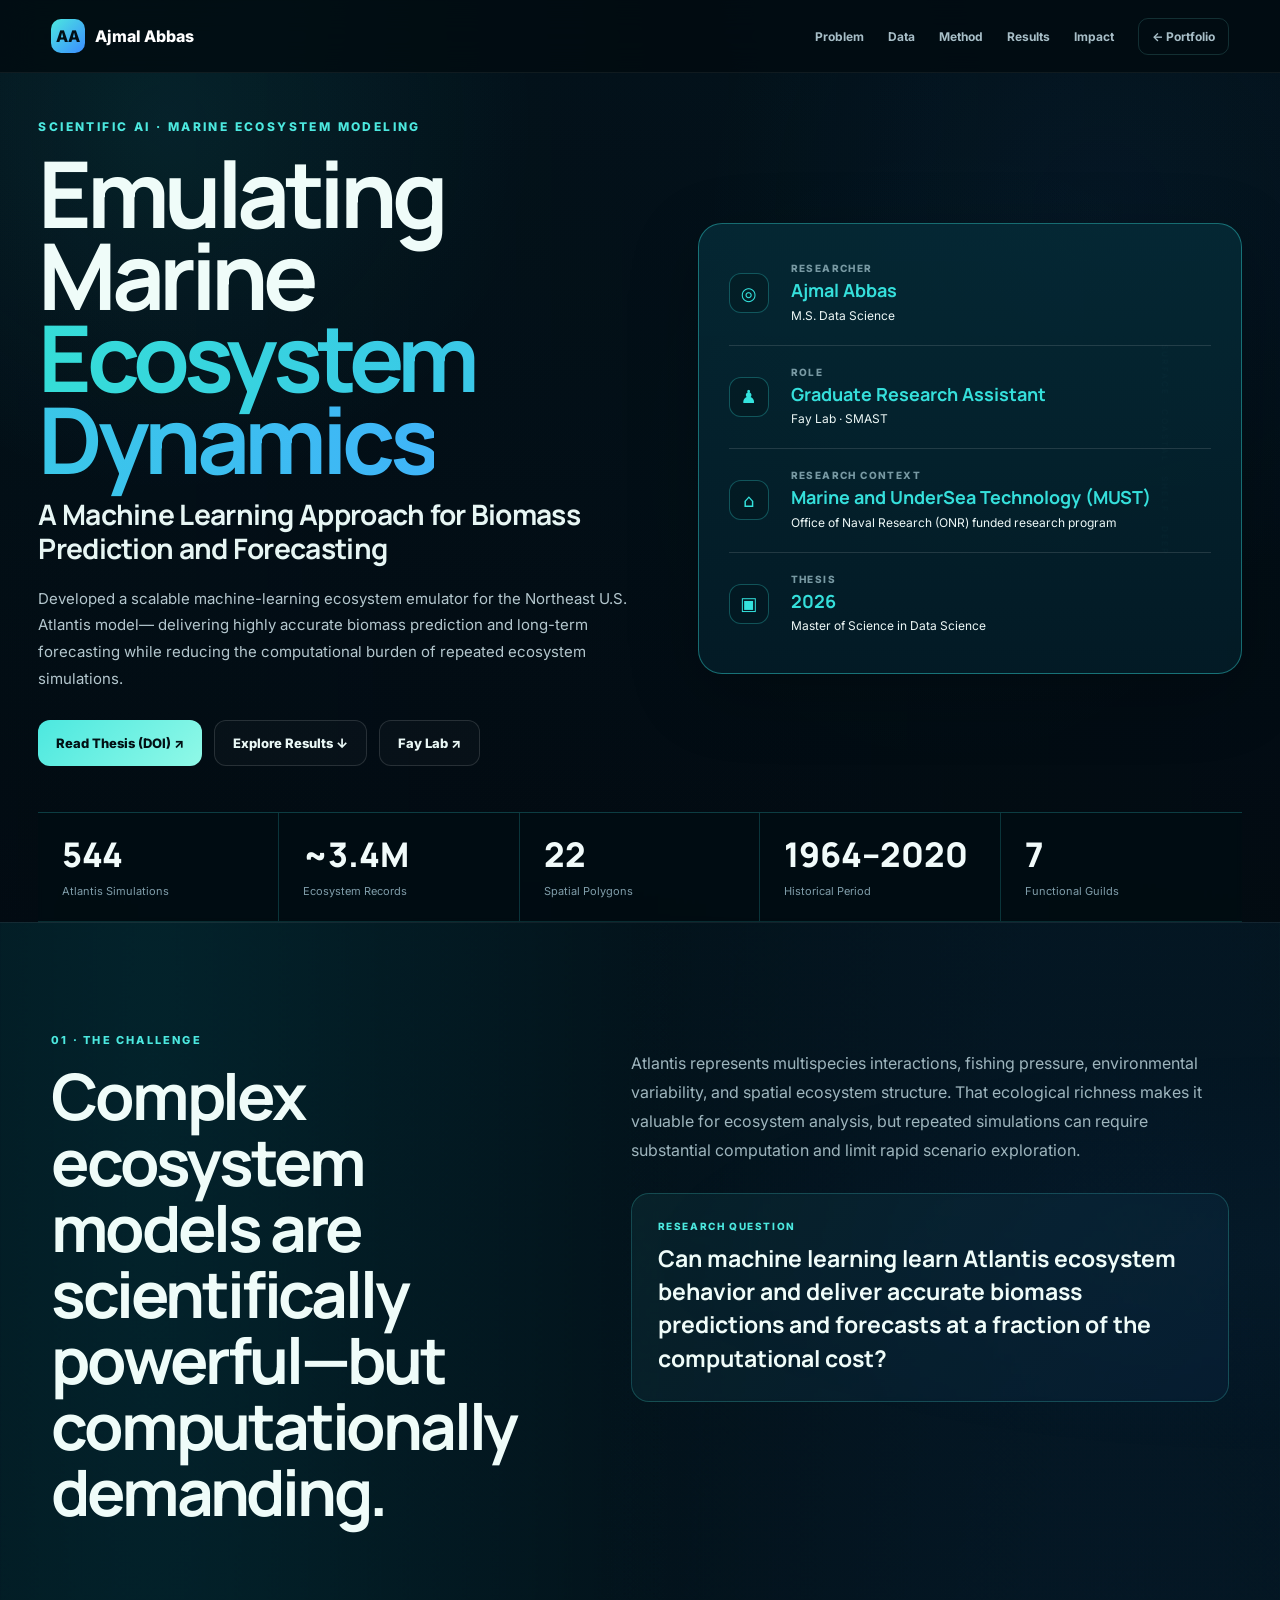
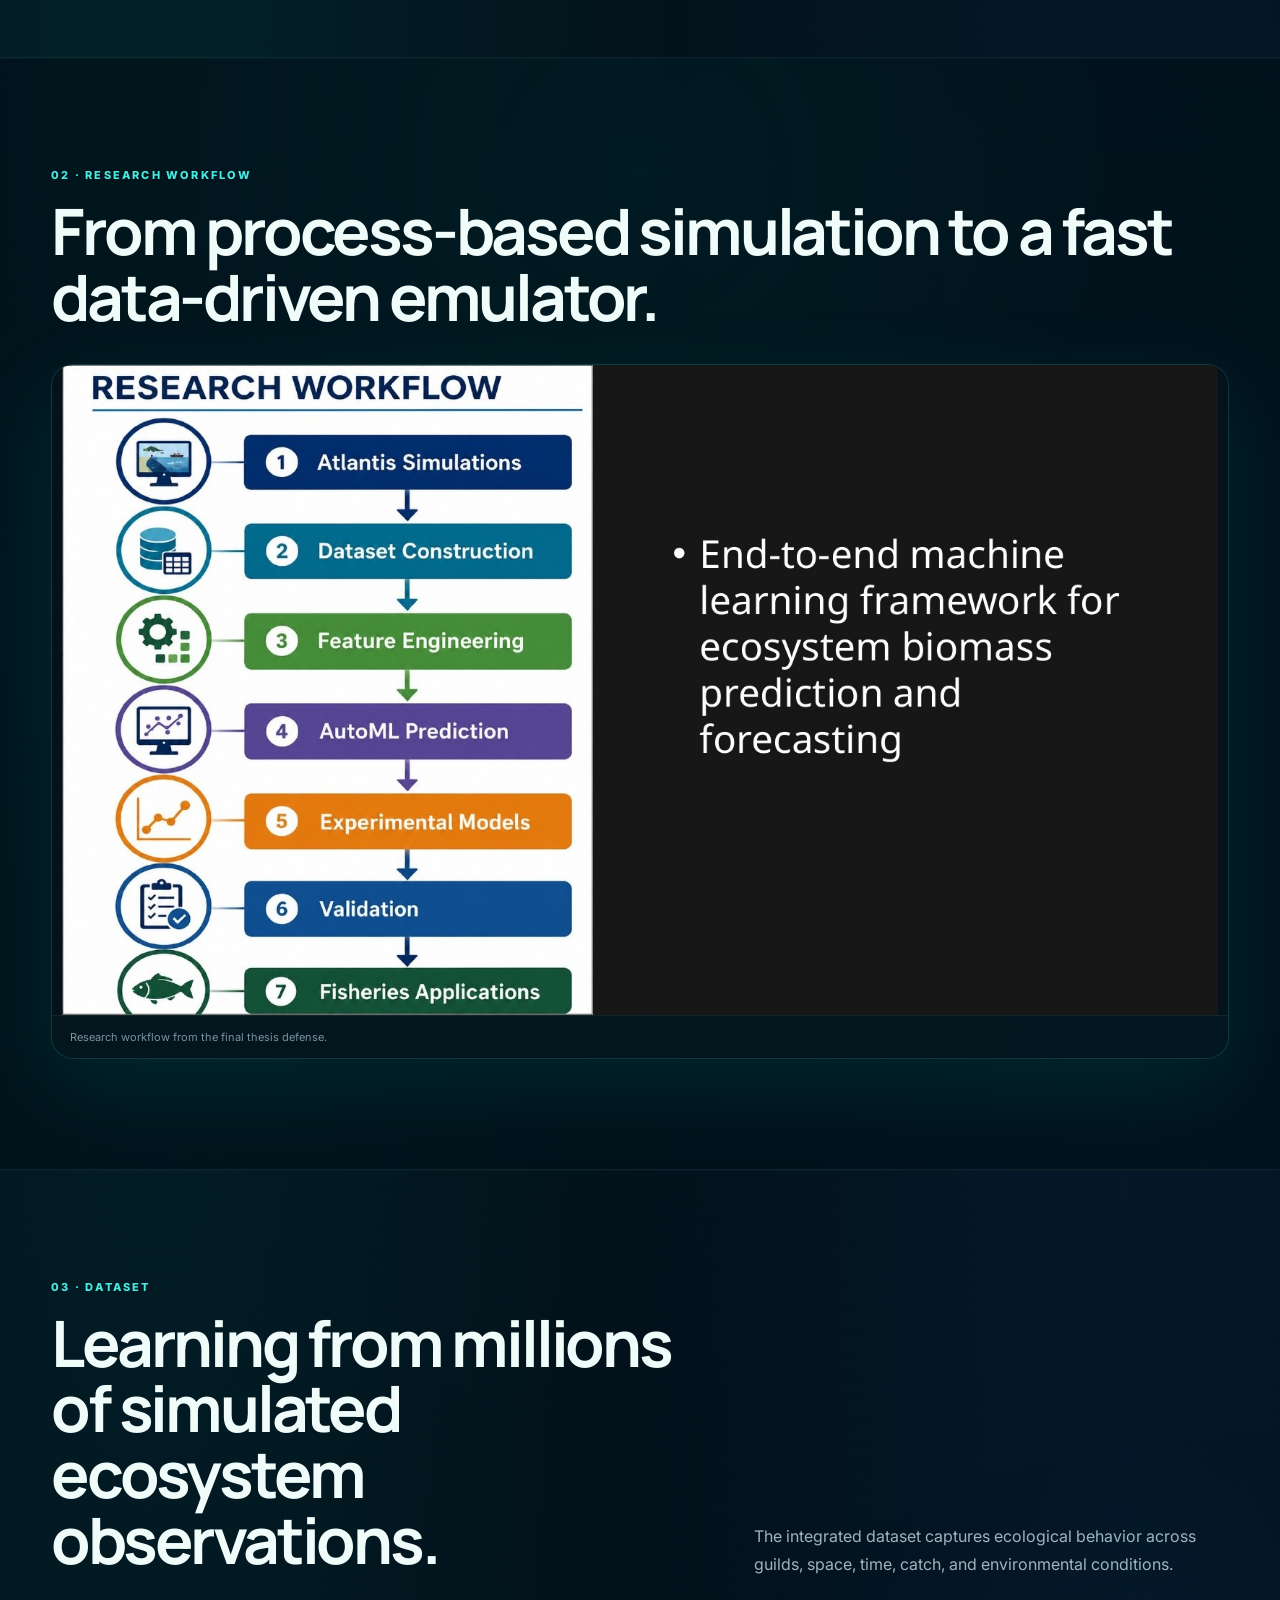
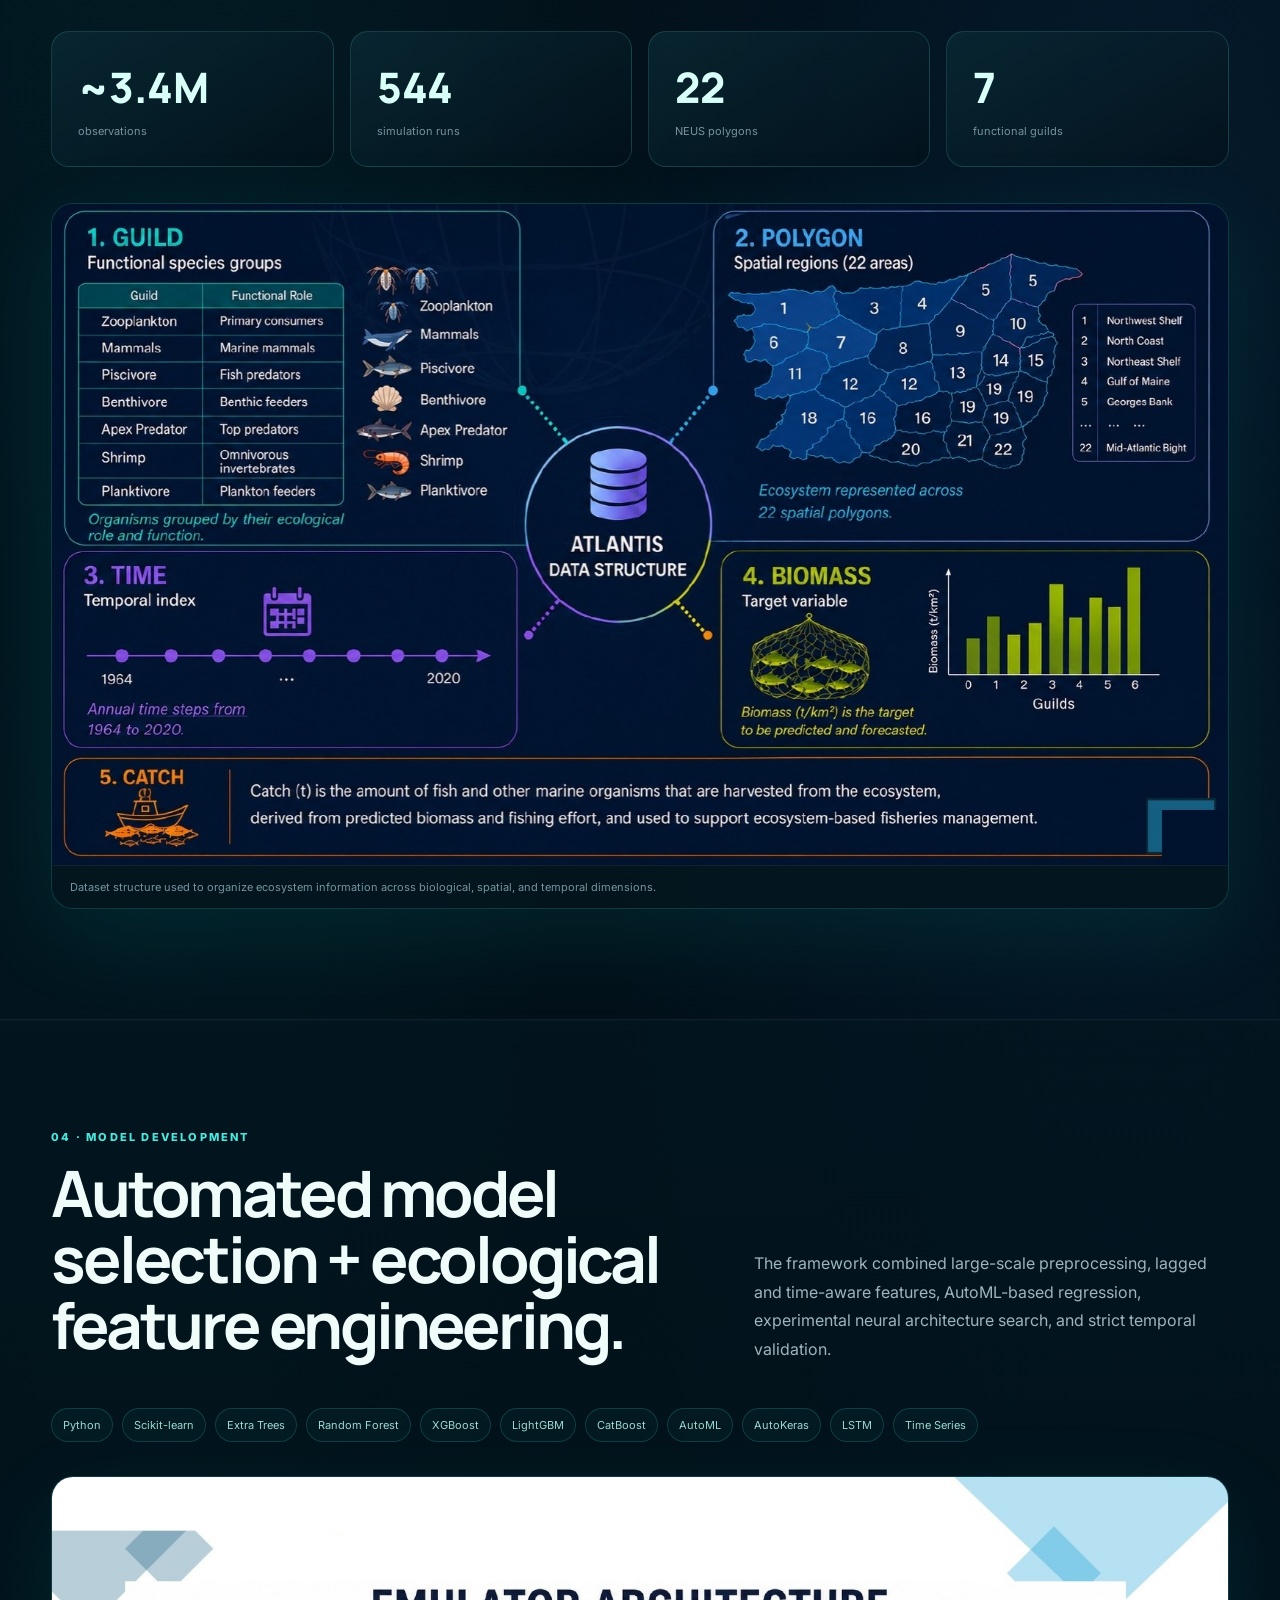
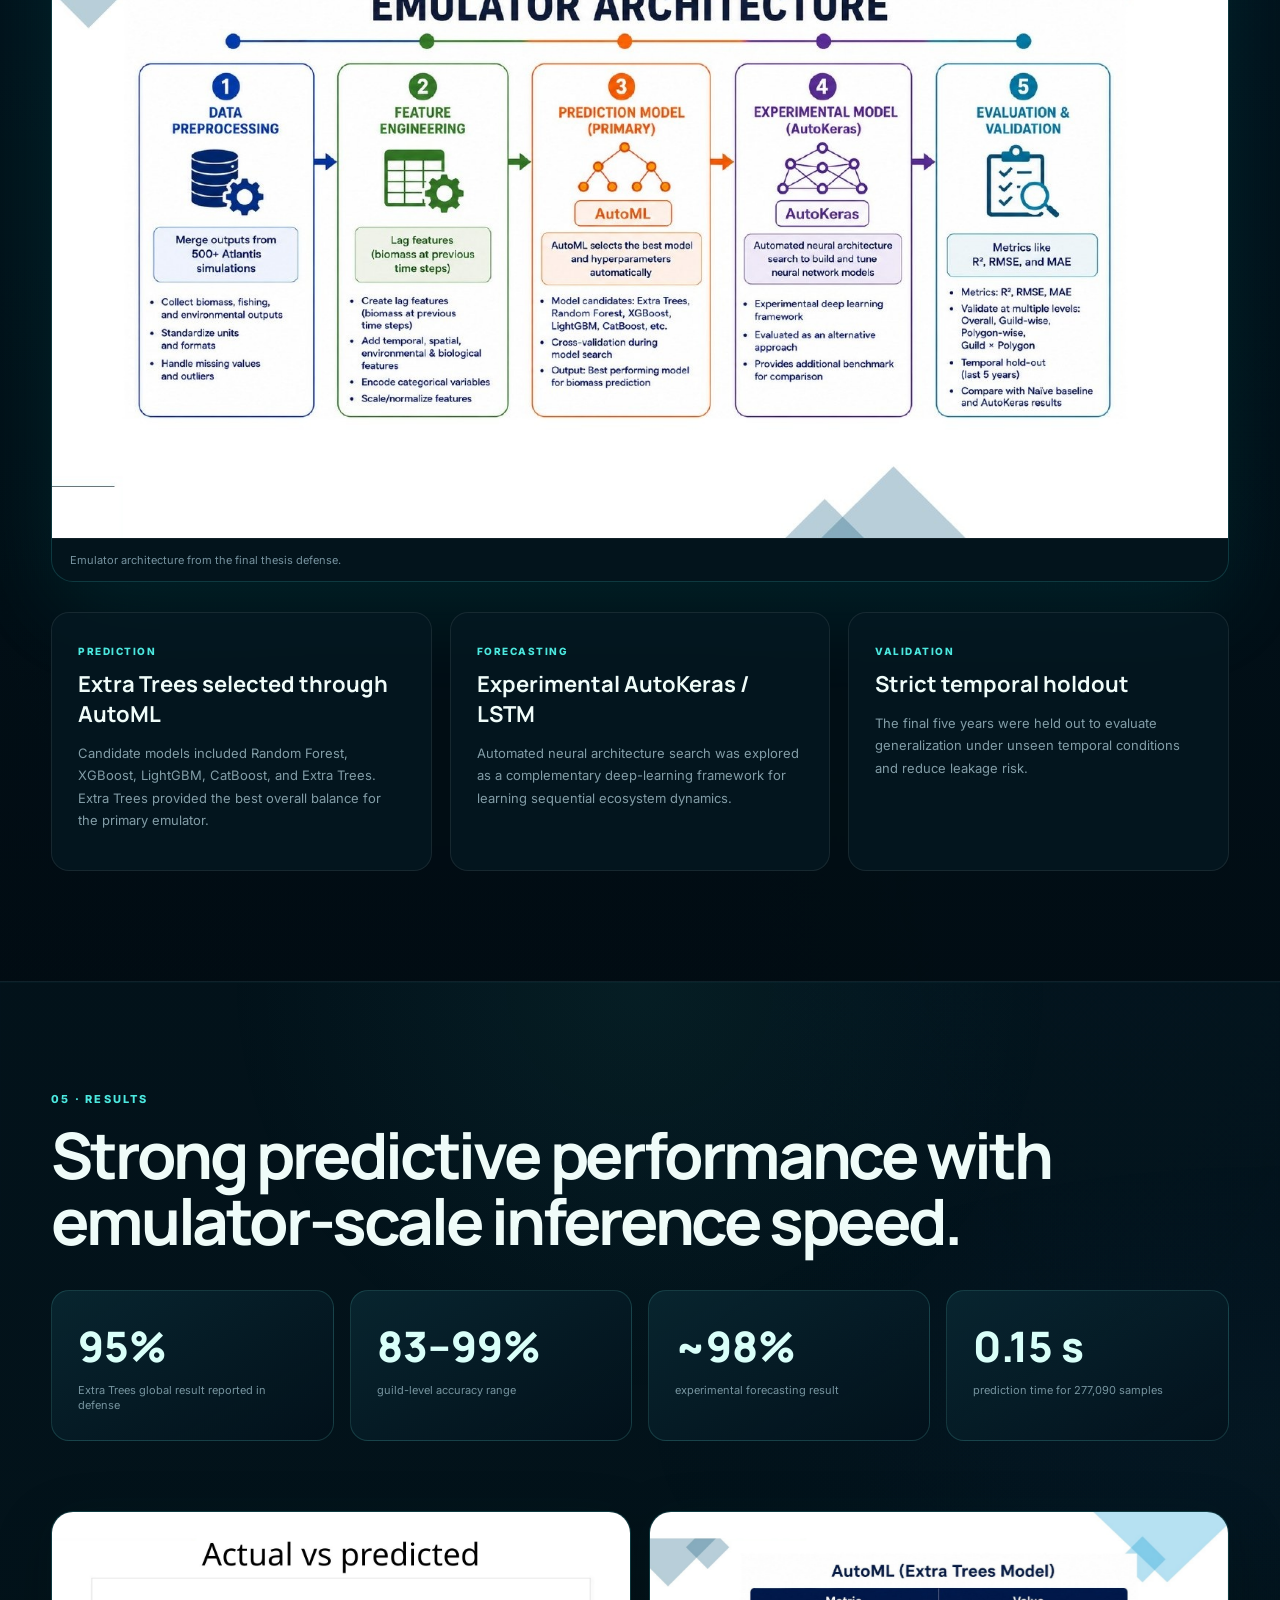
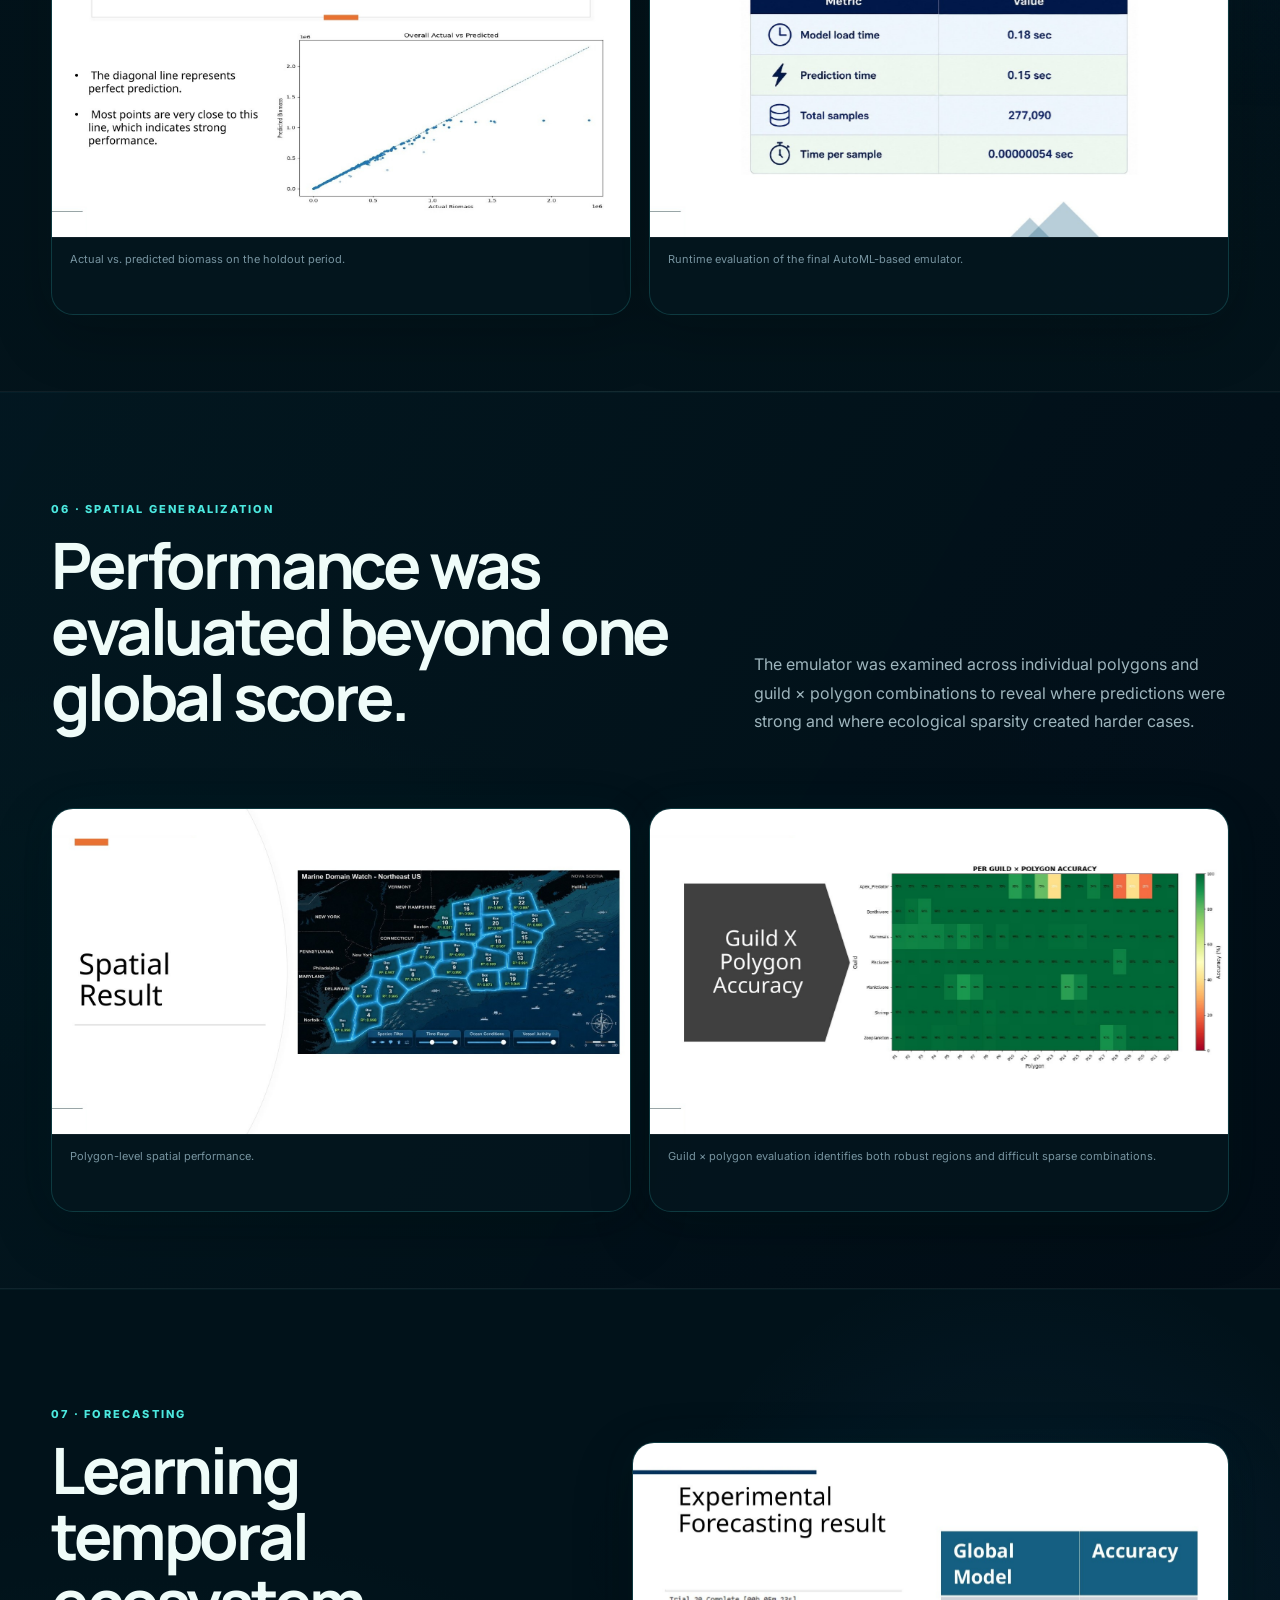
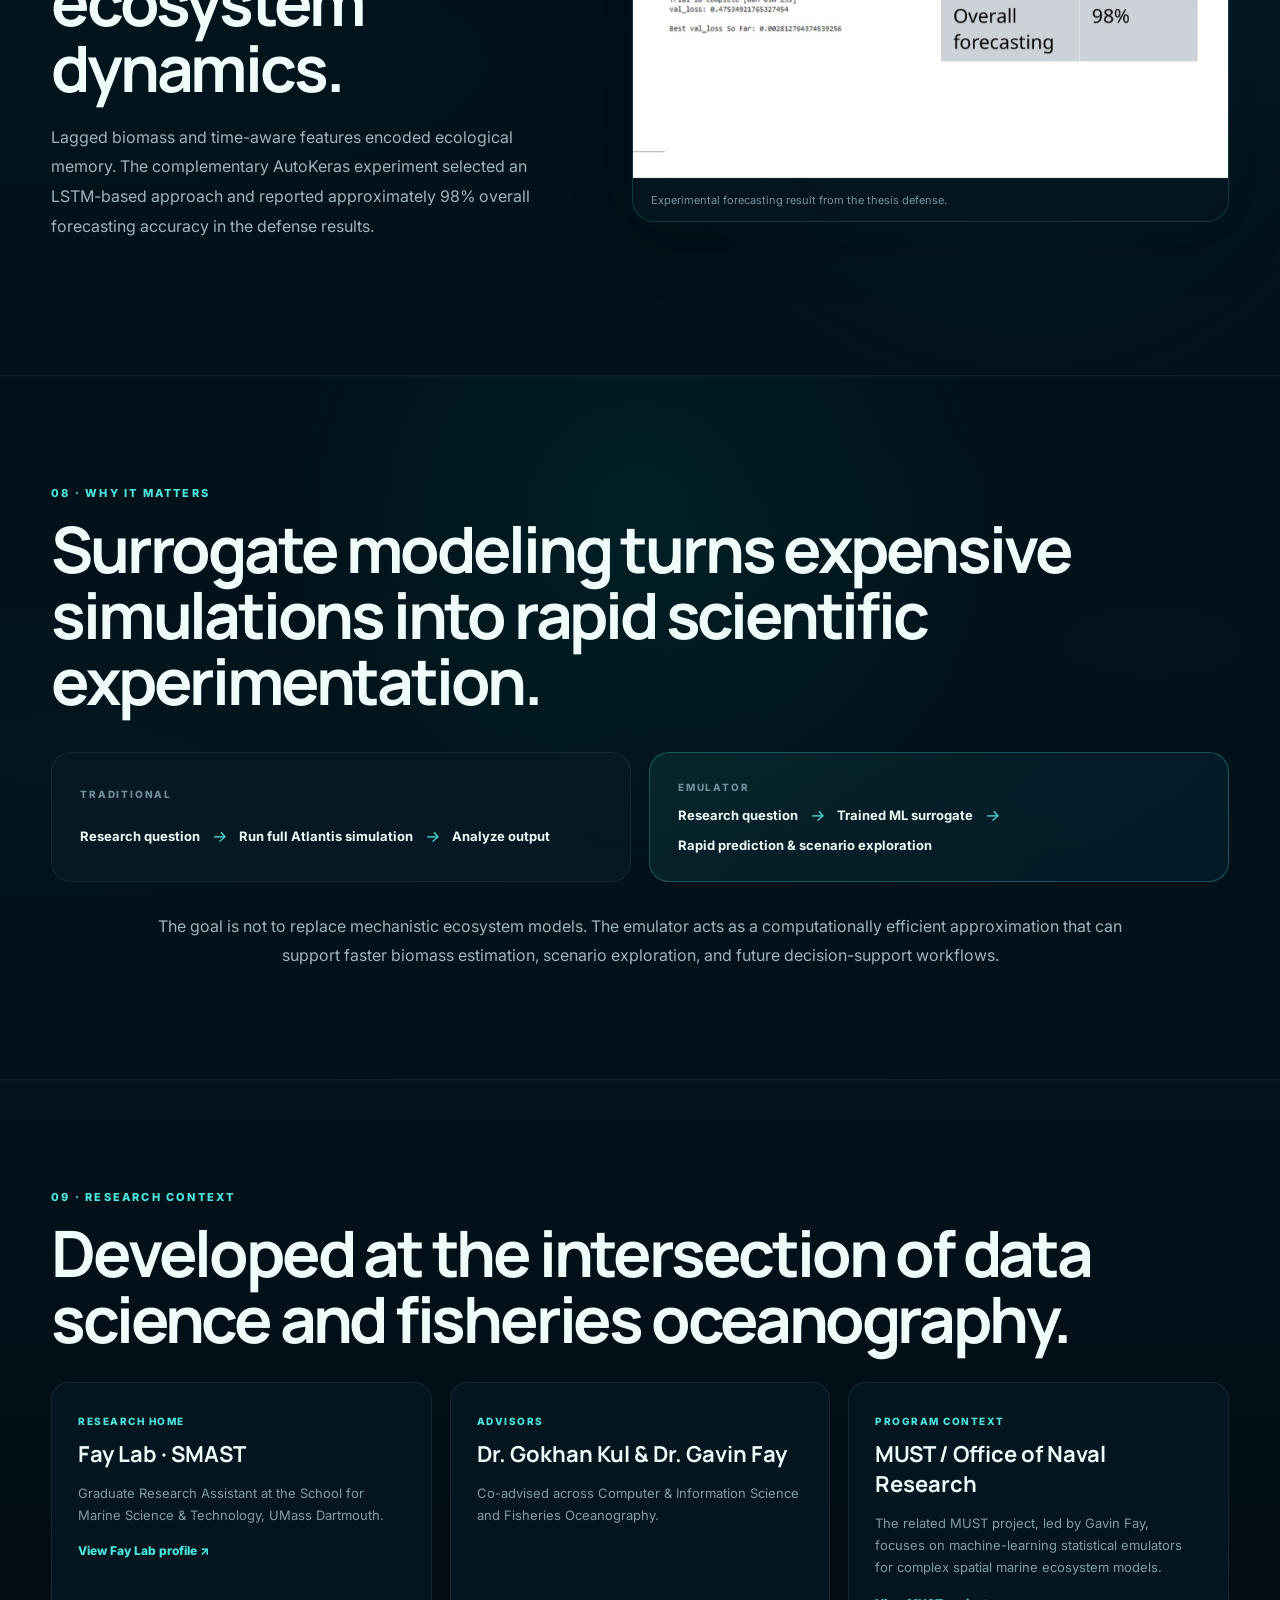
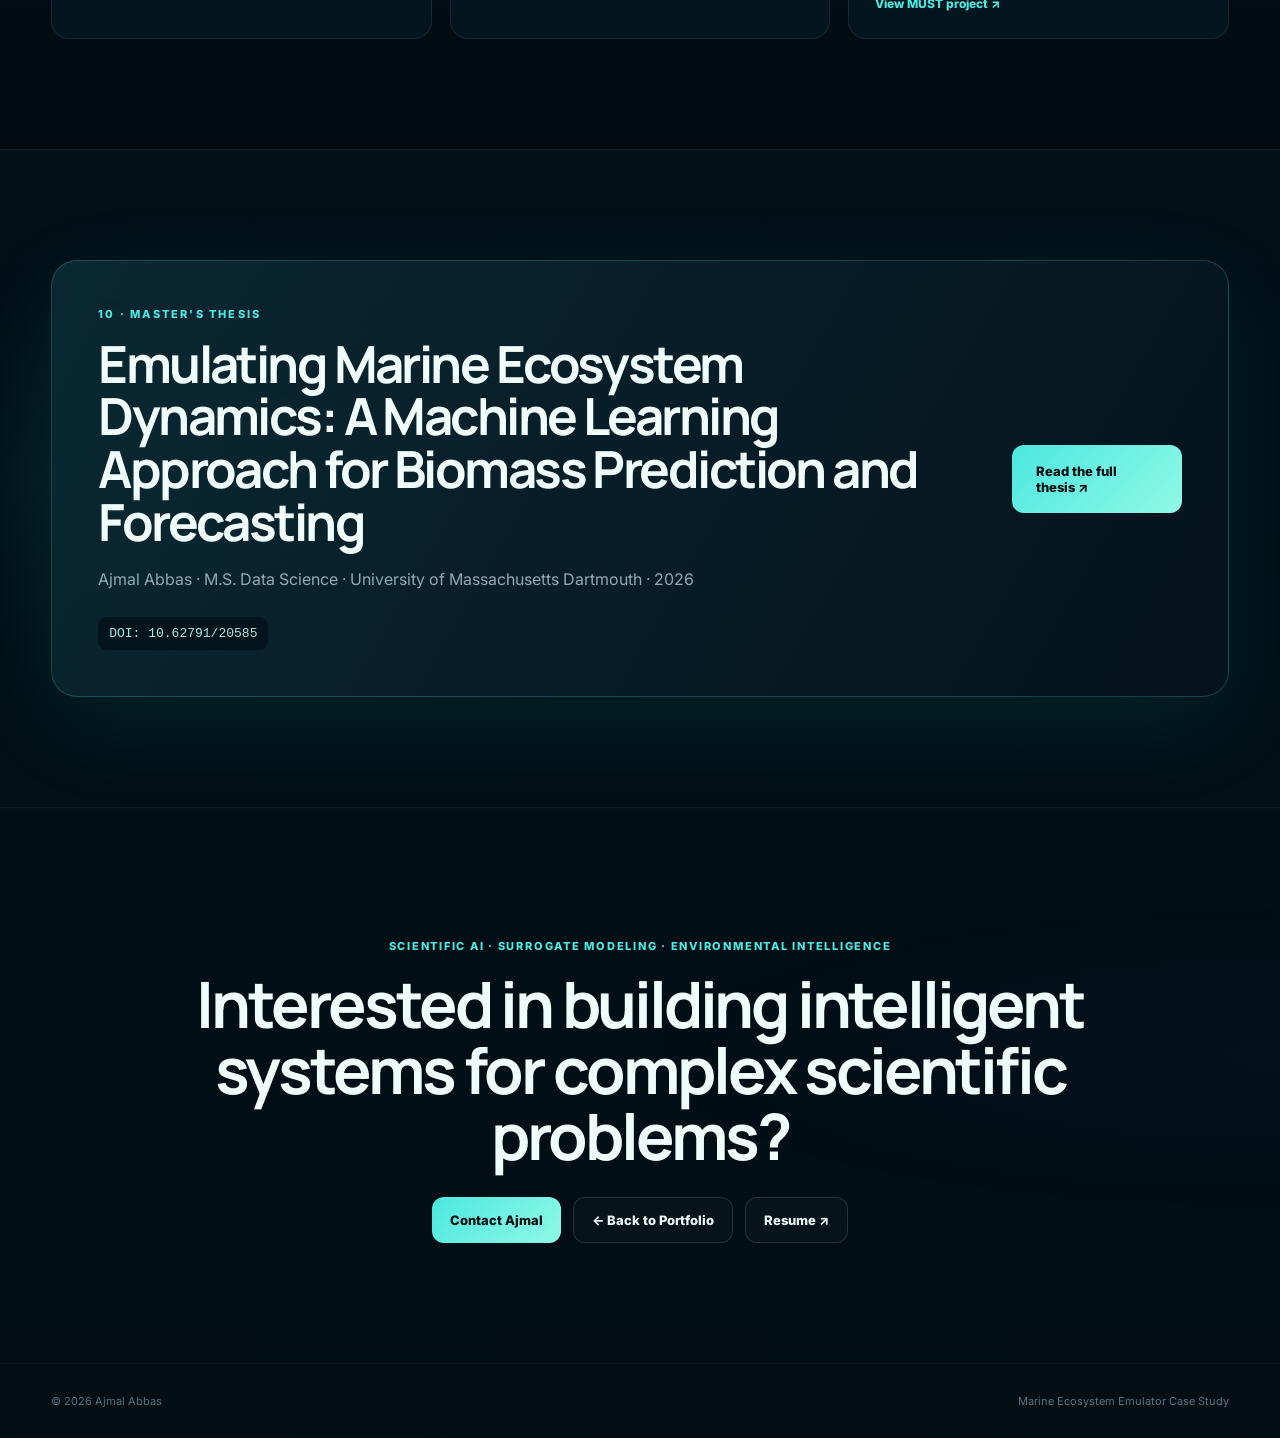
<file: marine-emulator.html>
<!DOCTYPE html>
<html lang="en">
<head>
  <meta charset="UTF-8">
  <meta name="viewport" content="width=device-width, initial-scale=1.0">
  <title>Marine Ecosystem Emulator | Ajmal Abbas</title>
  <meta name="description" content="Case study: Ajmal Abbas developed a scalable machine-learning ecosystem emulator for Northeast U.S. Atlantis simulations, using ~3.4M records across 544 simulations and 22 spatial polygons.">
  <meta name="author" content="Ajmal Abbas">
  <meta name="robots" content="index, follow">
  <link rel="stylesheet" href="marine.css">
  <link rel="canonical" href="https://portfolio.ajmalabbas.workers.dev/marine-emulator.html">
  <meta name="theme-color" content="#07111c">
  <meta property="og:type" content="article">
  <meta property="og:title" content="Marine Ecosystem Emulator | Ajmal Abbas">
  <meta property="og:description" content="Machine-learning surrogate modeling case study for Northeast U.S. Atlantis ecosystem simulations, biomass prediction, and long-term forecasting.">
  <meta property="og:url" content="https://portfolio.ajmalabbas.workers.dev/marine-emulator.html">
  <meta property="og:image" content="https://portfolio.ajmalabbas.workers.dev/profile.jpg">
  <meta name="twitter:card" content="summary_large_image">
</head>
<body>
<header class="marine-nav">
  <div class="case-container nav-inner">
    <a class="case-brand" href="index.html"><span>AA</span> Ajmal Abbas</a>
    <div class="case-nav-links">
      <a href="#problem">Problem</a><a href="#data">Data</a><a href="#method">Method</a><a href="#results">Results</a><a href="#impact">Impact</a>
      <a class="back-link" href="index.html">← Portfolio</a>
    </div>
  </div>
</header>

<main>

<section class="case-hero hero-v5">
  <div class="hero-v5-bg"></div>
  <div class="case-container hero-v5-grid">
    <div class="hero-v5-copy">
      <div class="case-kicker">SCIENTIFIC AI · MARINE ECOSYSTEM MODELING</div>
      <h1>Emulating<br>Marine<br><span>Ecosystem<br>Dynamics</span></h1>
      <p class="hero-v5-subtitle">A Machine Learning Approach for Biomass Prediction and Forecasting</p>
      <p class="hero-v5-lead">
        Developed a scalable machine-learning ecosystem emulator for the Northeast U.S. Atlantis model—
        delivering highly accurate biomass prediction and long-term forecasting while reducing the
        computational burden of repeated ecosystem simulations.
      </p>

      <div class="hero-buttons">
        <a class="case-btn primary" href="https://doi.org/10.62791/20585" target="_blank" rel="noopener">Read Thesis (DOI) ↗</a>
        <a class="case-btn" href="#results">Explore Results ↓</a>
        <a class="case-btn" href="https://thefaylab.github.io/people.html" target="_blank" rel="noopener">Fay Lab ↗</a>
      </div>
    </div>

    <aside class="hero-v5-panel">
      <div class="hero-v5-profile">
        <div class="hero-v5-icon">◎</div>
        <div>
          <span>RESEARCHER</span>
          <strong>Ajmal Abbas</strong>
          <small>M.S. Data Science</small>
        </div>
      </div>

      <div class="hero-v5-profile">
        <div class="hero-v5-icon">♟</div>
        <div>
          <span>ROLE</span>
          <strong>Graduate Research Assistant</strong>
          <small>Fay Lab · SMAST</small>
        </div>
      </div>

      <div class="hero-v5-profile">
        <div class="hero-v5-icon">⌂</div>
        <div>
          <span>RESEARCH CONTEXT</span>
          <strong>Marine and UnderSea Technology (MUST)</strong>
          <small>Office of Naval Research (ONR) funded research program</small>
        </div>
      </div>

      <div class="hero-v5-profile">
        <div class="hero-v5-icon">▣</div>
        <div>
          <span>THESIS</span>
          <strong>2026</strong>
          <small>Master of Science in Data Science</small>
        </div>
      </div>
    </aside>
  </div>

  <div class="case-container hero-v5-metrics">
    <div><b>544</b><span>Atlantis Simulations</span></div>
    <div><b>~3.4M</b><span>Ecosystem Records</span></div>
    <div><b>22</b><span>Spatial Polygons</span></div>
    <div><b>1964–2020</b><span>Historical Period</span></div>
    <div><b>7</b><span>Functional Guilds</span></div>
  </div>
</section>


<section id="problem" class="case-section">
  <div class="case-container split">
    <div>
      <div class="section-index">01 · THE CHALLENGE</div>
      <h2>Complex ecosystem models are scientifically powerful—but computationally demanding.</h2>
    </div>
    <div class="body-copy">
      <p>Atlantis represents multispecies interactions, fishing pressure, environmental variability, and spatial ecosystem structure. That ecological richness makes it valuable for ecosystem analysis, but repeated simulations can require substantial computation and limit rapid scenario exploration.</p>
      <div class="question-card"><span>Research question</span><strong>Can machine learning learn Atlantis ecosystem behavior and deliver accurate biomass predictions and forecasts at a fraction of the computational cost?</strong></div>
    </div>
  </div>
</section>

<section class="case-section visual-section">
  <div class="case-container">
    <div class="section-index">02 · RESEARCH WORKFLOW</div>
    <h2>From process-based simulation to a fast data-driven emulator.</h2>
    <figure class="research-figure wide">
      <img src="marine-assets/research-workflow.jpg" alt="Research workflow from Atlantis simulations through data preparation, feature engineering, AutoML, validation, and fisheries applications">
      <figcaption>Research workflow from the final thesis defense.</figcaption>
    </figure>
  </div>
</section>

<section id="data" class="case-section">
  <div class="case-container">
    <div class="section-index">03 · DATASET</div>
    <div class="heading-row"><h2>Learning from millions of simulated ecosystem observations.</h2><p>The integrated dataset captures ecological behavior across guilds, space, time, catch, and environmental conditions.</p></div>
    <div class="stats-grid">
      <div class="stat"><strong>~3.4M</strong><span>observations</span></div>
      <div class="stat"><strong>544</strong><span>simulation runs</span></div>
      <div class="stat"><strong>22</strong><span>NEUS polygons</span></div>
      <div class="stat"><strong>7</strong><span>functional guilds</span></div>
    </div>
    <figure class="research-figure">
      <img src="marine-assets/dataset-structure.jpg" alt="Atlantis data structure across guilds, polygons, time, biomass and catch">
      <figcaption>Dataset structure used to organize ecosystem information across biological, spatial, and temporal dimensions.</figcaption>
    </figure>
  </div>
</section>

<section id="method" class="case-section method-section">
  <div class="case-container">
    <div class="section-index">04 · MODEL DEVELOPMENT</div>
    <div class="heading-row"><h2>Automated model selection + ecological feature engineering.</h2><p>The framework combined large-scale preprocessing, lagged and time-aware features, AutoML-based regression, experimental neural architecture search, and strict temporal validation.</p></div>
    <div class="method-chips"><span>Python</span><span>Scikit-learn</span><span>Extra Trees</span><span>Random Forest</span><span>XGBoost</span><span>LightGBM</span><span>CatBoost</span><span>AutoML</span><span>AutoKeras</span><span>LSTM</span><span>Time Series</span></div>
    <figure class="research-figure wide">
      <img src="marine-assets/emulator-architecture.jpg" alt="Emulator architecture with preprocessing, feature engineering, AutoML prediction, AutoKeras experiment, and evaluation">
      <figcaption>Emulator architecture from the final thesis defense.</figcaption>
    </figure>
    <div class="method-cards">
      <article><span>Prediction</span><h3>Extra Trees selected through AutoML</h3><p>Candidate models included Random Forest, XGBoost, LightGBM, CatBoost, and Extra Trees. Extra Trees provided the best overall balance for the primary emulator.</p></article>
      <article><span>Forecasting</span><h3>Experimental AutoKeras / LSTM</h3><p>Automated neural architecture search was explored as a complementary deep-learning framework for learning sequential ecosystem dynamics.</p></article>
      <article><span>Validation</span><h3>Strict temporal holdout</h3><p>The final five years were held out to evaluate generalization under unseen temporal conditions and reduce leakage risk.</p></article>
    </div>
  </div>
</section>

<section id="results" class="case-section results-section">
  <div class="case-container">
    <div class="section-index">05 · RESULTS</div>
    <h2>Strong predictive performance with emulator-scale inference speed.</h2>
    <div class="result-grid">
      <div class="result"><strong>95%</strong><span>Extra Trees global result reported in defense</span></div>
      <div class="result"><strong>83–99%</strong><span>guild-level accuracy range</span></div>
      <div class="result"><strong>~98%</strong><span>experimental forecasting result</span></div>
      <div class="result"><strong>0.15 s</strong><span>prediction time for 277,090 samples</span></div>
    </div>

    <div class="figure-grid two">
      <figure class="research-figure"><img src="marine-assets/actual-vs-predicted.jpg" alt="Overall actual versus predicted biomass plot"><figcaption>Actual vs. predicted biomass on the holdout period.</figcaption></figure>
      <figure class="research-figure"><img src="marine-assets/runtime-result.jpg" alt="Runtime evaluation of the emulator"><figcaption>Runtime evaluation of the final AutoML-based emulator.</figcaption></figure>
    </div>
  </div>
</section>

<section class="case-section spatial-section">
  <div class="case-container">
    <div class="section-index">06 · SPATIAL GENERALIZATION</div>
    <div class="heading-row"><h2>Performance was evaluated beyond one global score.</h2><p>The emulator was examined across individual polygons and guild × polygon combinations to reveal where predictions were strong and where ecological sparsity created harder cases.</p></div>
    <div class="figure-grid two">
      <figure class="research-figure"><img src="marine-assets/spatial-results.jpg" alt="Polygon-level spatial results"><figcaption>Polygon-level spatial performance.</figcaption></figure>
      <figure class="research-figure"><img src="marine-assets/guild-polygon-accuracy.jpg" alt="Guild by polygon accuracy heatmap"><figcaption>Guild × polygon evaluation identifies both robust regions and difficult sparse combinations.</figcaption></figure>
    </div>
  </div>
</section>

<section class="case-section forecast-section">
  <div class="case-container split">
    <div>
      <div class="section-index">07 · FORECASTING</div>
      <h2>Learning temporal ecosystem dynamics.</h2>
      <p class="body-muted">Lagged biomass and time-aware features encoded ecological memory. The complementary AutoKeras experiment selected an LSTM-based approach and reported approximately 98% overall forecasting accuracy in the defense results.</p>
    </div>
    <figure class="research-figure"><img src="marine-assets/forecasting-result.jpg" alt="Experimental forecasting result"><figcaption>Experimental forecasting result from the thesis defense.</figcaption></figure>
  </div>
</section>

<section id="impact" class="case-section impact-section">
  <div class="case-container">
    <div class="section-index">08 · WHY IT MATTERS</div>
    <h2>Surrogate modeling turns expensive simulations into rapid scientific experimentation.</h2>
    <div class="impact-flow">
      <div><span>Traditional</span><b>Research question</b><i>→</i><b>Run full Atlantis simulation</b><i>→</i><b>Analyze output</b></div>
      <div class="fast"><span>Emulator</span><b>Research question</b><i>→</i><b>Trained ML surrogate</b><i>→</i><b>Rapid prediction & scenario exploration</b></div>
    </div>
    <p class="impact-copy">The goal is not to replace mechanistic ecosystem models. The emulator acts as a computationally efficient approximation that can support faster biomass estimation, scenario exploration, and future decision-support workflows.</p>
  </div>
</section>

<section class="case-section context-section">
  <div class="case-container">
    <div class="section-index">09 · RESEARCH CONTEXT</div>
    <h2>Developed at the intersection of data science and fisheries oceanography.</h2>
    <div class="context-grid">
      <article><span>Research home</span><h3>Fay Lab · SMAST</h3><p>Graduate Research Assistant at the School for Marine Science & Technology, UMass Dartmouth.</p><a href="https://thefaylab.github.io/people.html" target="_blank" rel="noopener">View Fay Lab profile ↗</a></article>
      <article><span>Advisors</span><h3>Dr. Gokhan Kul & Dr. Gavin Fay</h3><p>Co-advised across Computer & Information Science and Fisheries Oceanography.</p></article>
      <article><span>Program context</span><h3>MUST / Office of Naval Research</h3><p>The related MUST project, led by Gavin Fay, focuses on machine-learning statistical emulators for complex spatial marine ecosystem models.</p><a href="https://must.umassd.edu/projects/" target="_blank" rel="noopener">View MUST project ↗</a></article>
    </div>
  </div>
</section>

<section class="case-section thesis-section">
  <div class="case-container thesis-card">
    <div>
      <div class="section-index">10 · MASTER'S THESIS</div>
      <h2>Emulating Marine Ecosystem Dynamics: A Machine Learning Approach for Biomass Prediction and Forecasting</h2>
      <p>Ajmal Abbas · M.S. Data Science · University of Massachusetts Dartmouth · 2026</p>
      <code>DOI: 10.62791/20585</code>
    </div>
    <a class="case-btn primary large" href="https://doi.org/10.62791/20585" target="_blank" rel="noopener">Read the full thesis ↗</a>
  </div>
</section>

<section class="case-section final-cta">
  <div class="case-container">
    <p>Scientific AI · Surrogate Modeling · Environmental Intelligence</p>
    <h2>Interested in building intelligent systems for complex scientific problems?</h2>
    <div class="hero-buttons center">
      <a class="case-btn primary" href="mailto:ajmalimra.a@gmail.com">Contact Ajmal</a>
      <a class="case-btn" href="index.html">← Back to Portfolio</a>
      <a class="case-btn" href="Ajmal_Abbas_Resume.pdf" target="_blank">Resume ↗</a>
    </div>
  </div>
</section>
</main>
<footer class="case-footer"><div class="case-container"><span>© 2026 Ajmal Abbas</span><span>Marine Ecosystem Emulator Case Study</span></div></footer>
</body>
</html>
</file>
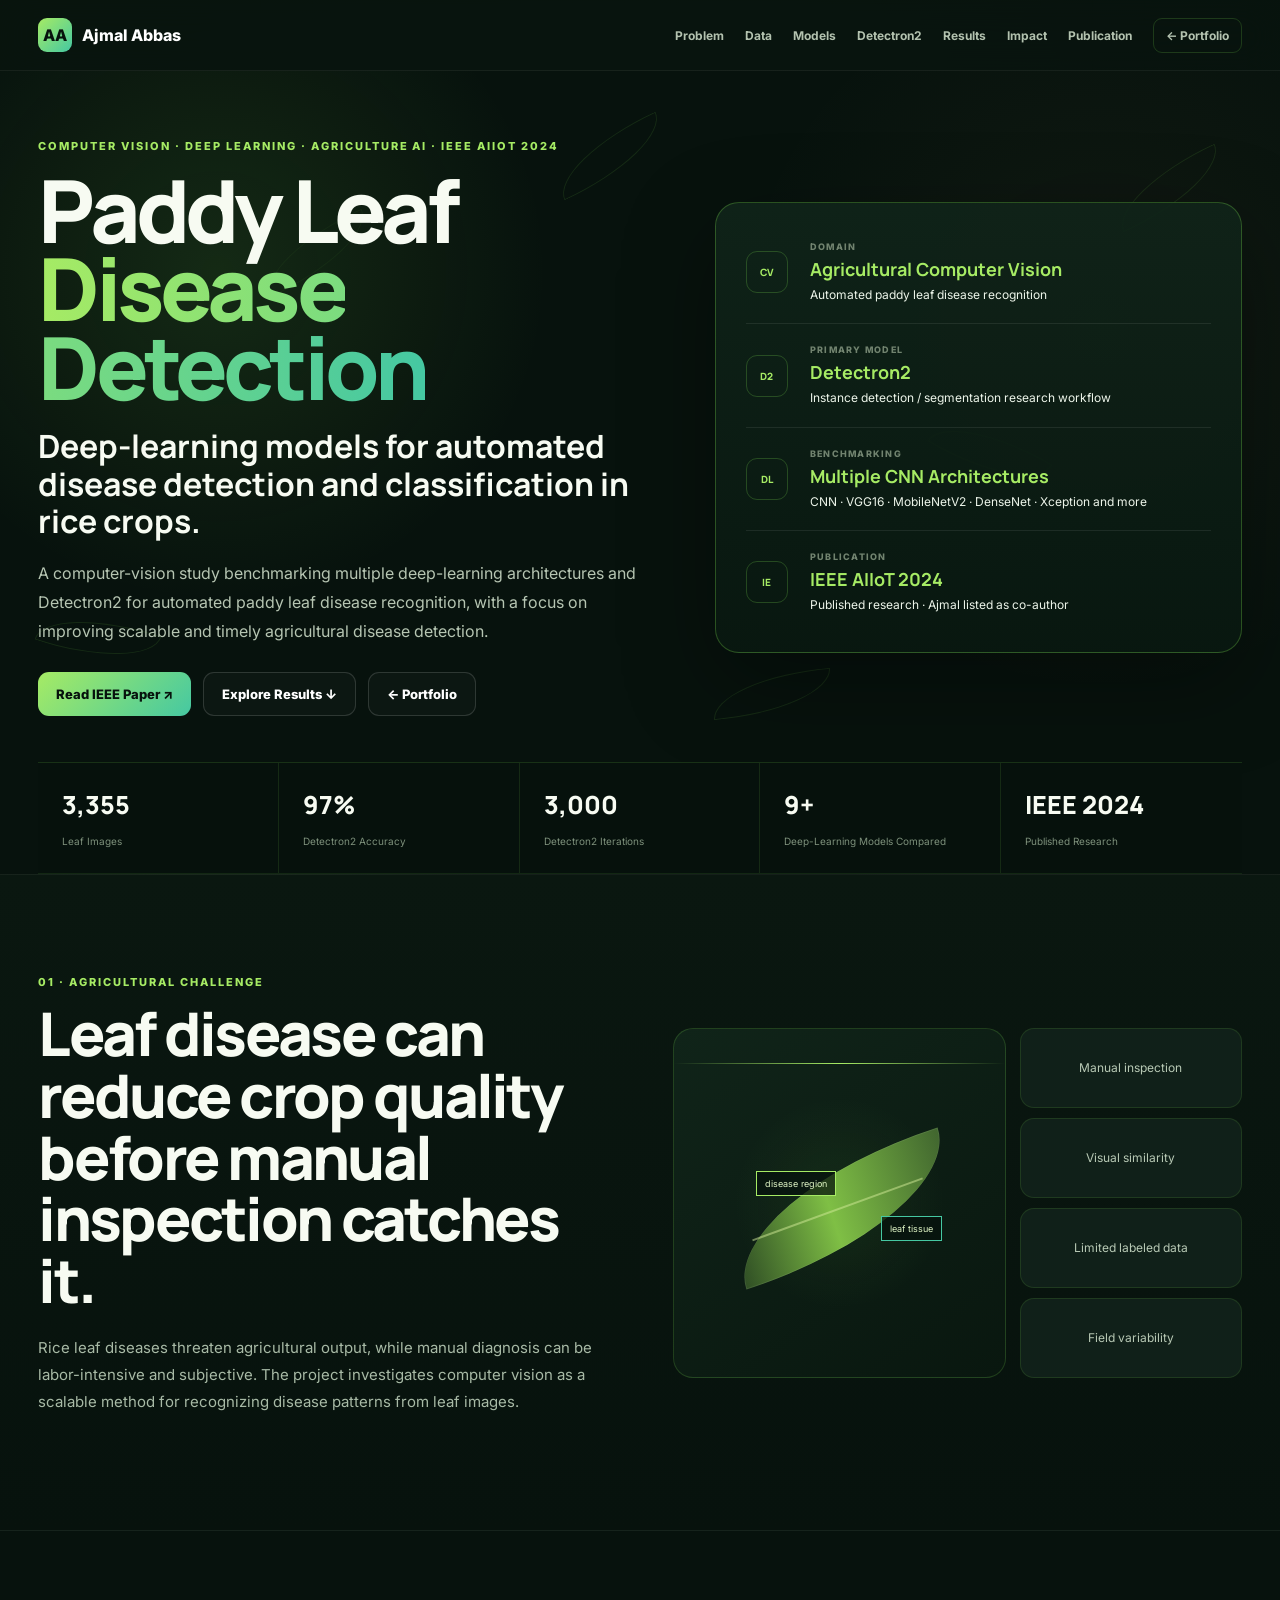
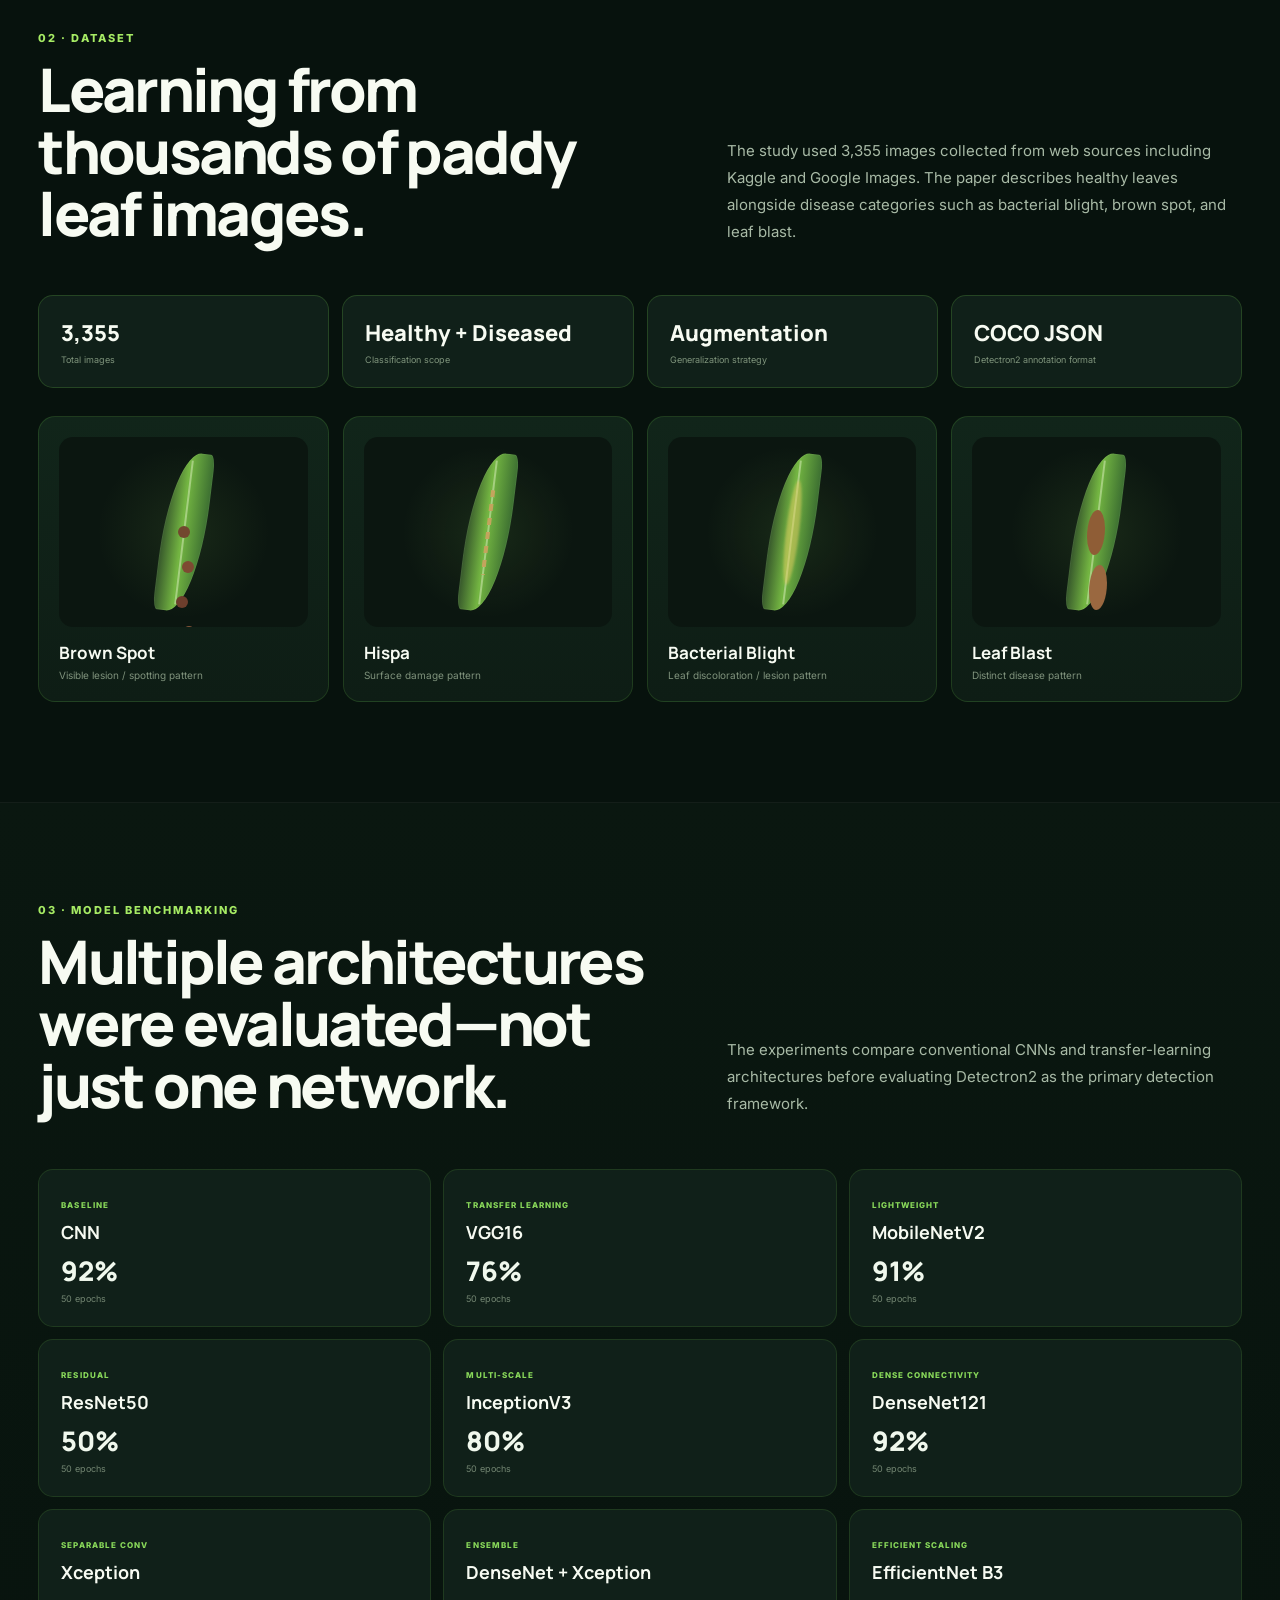
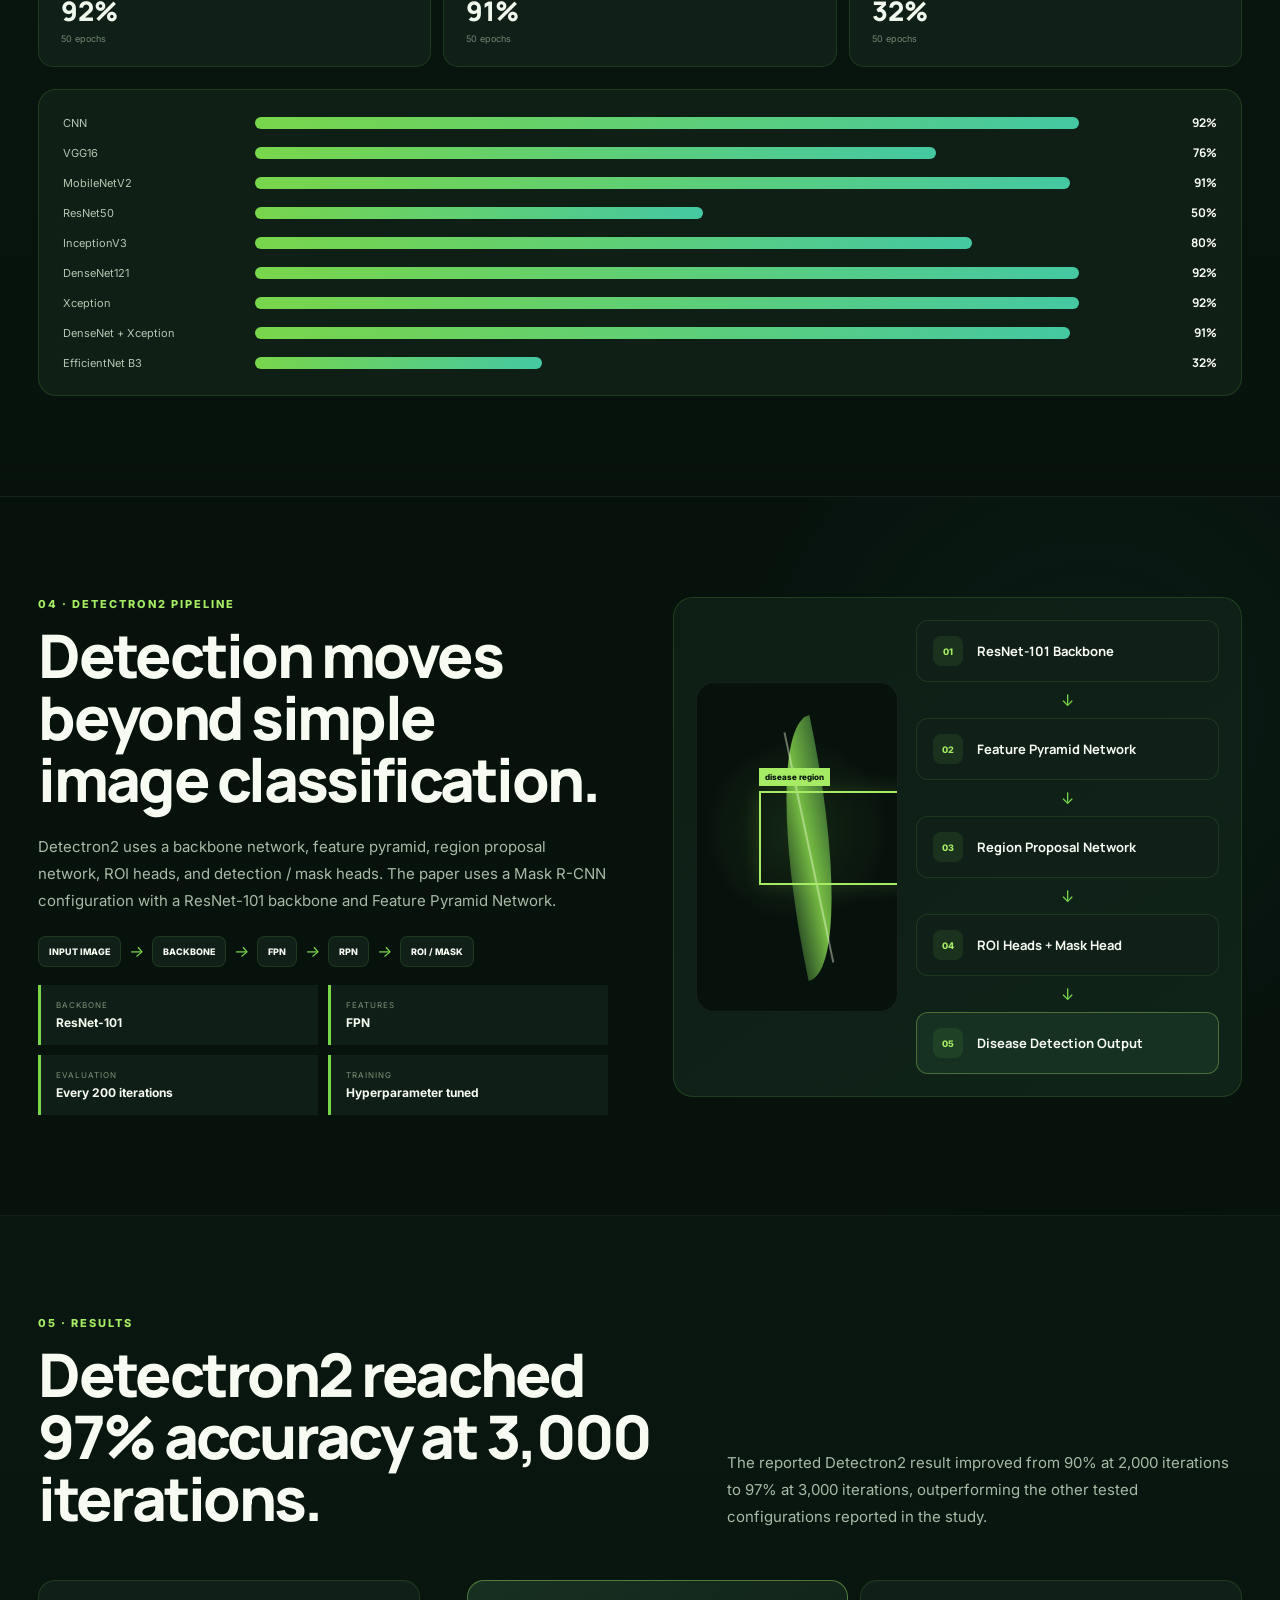
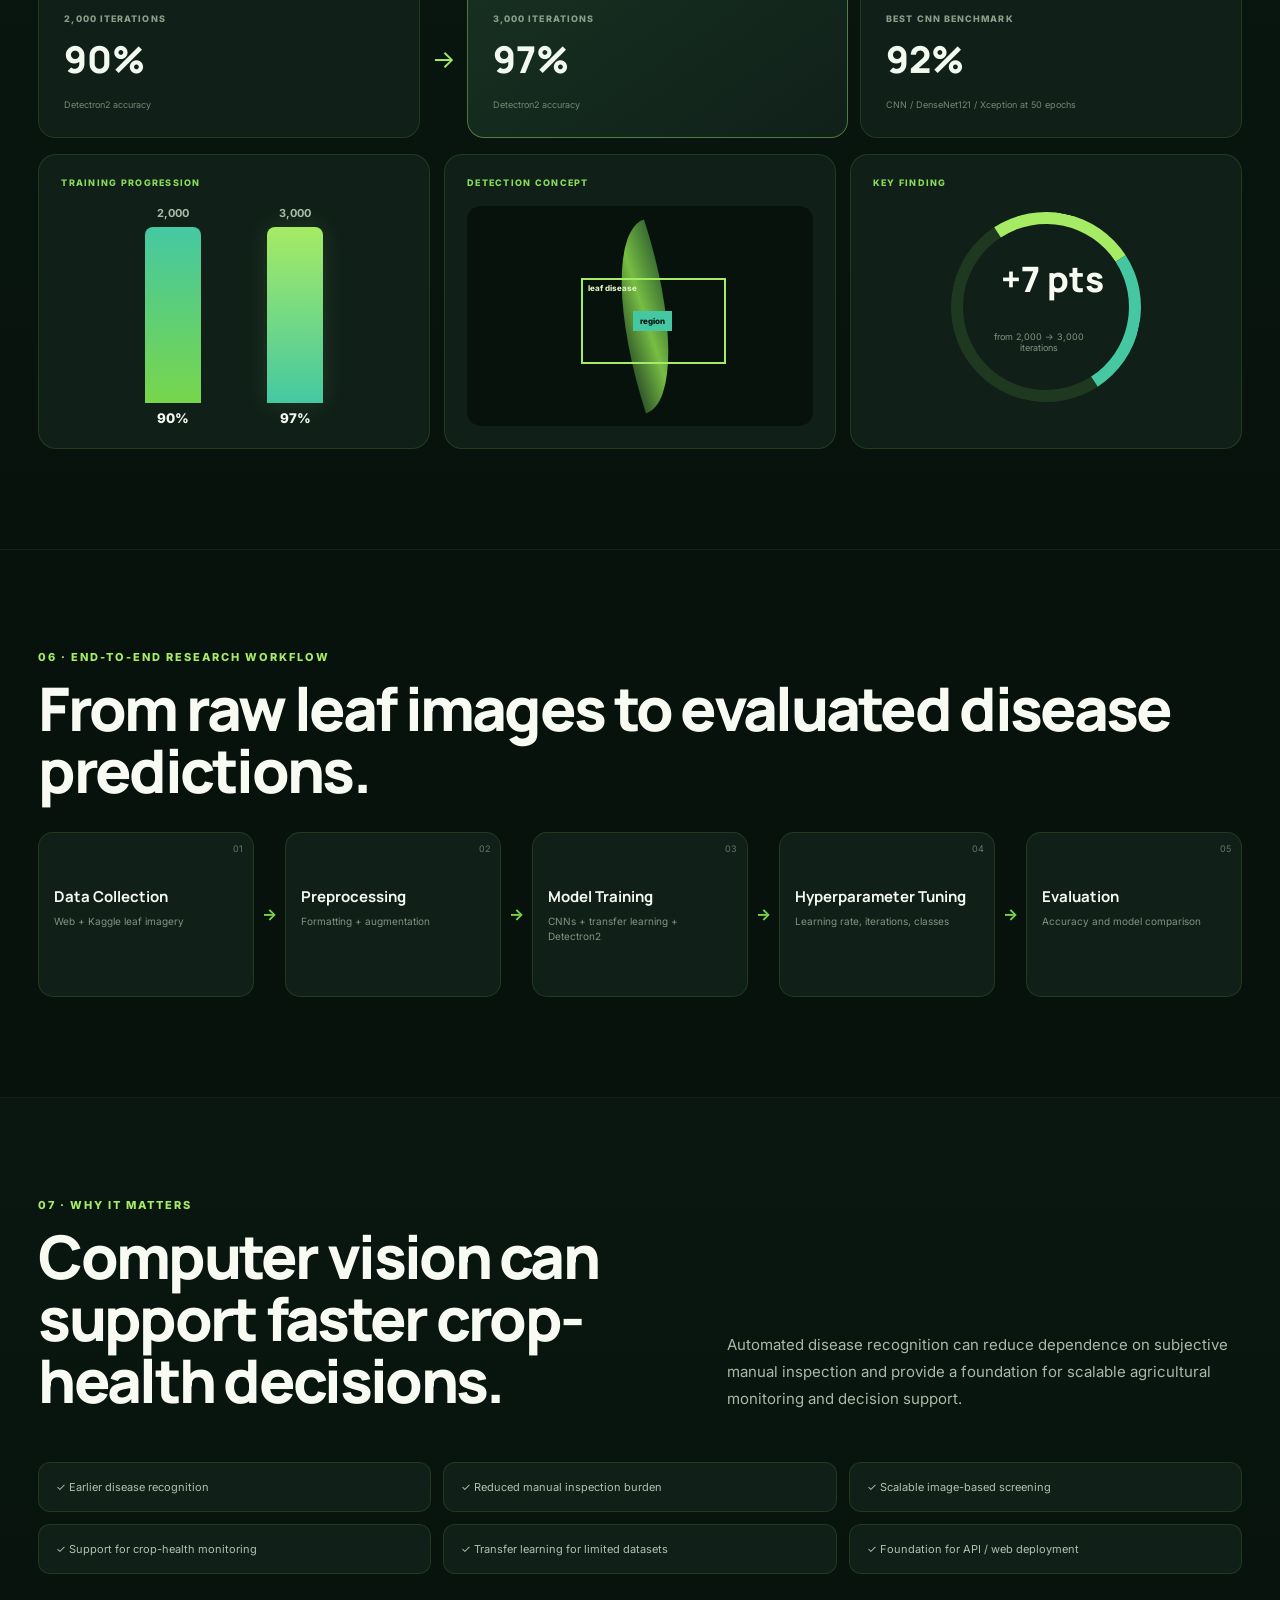
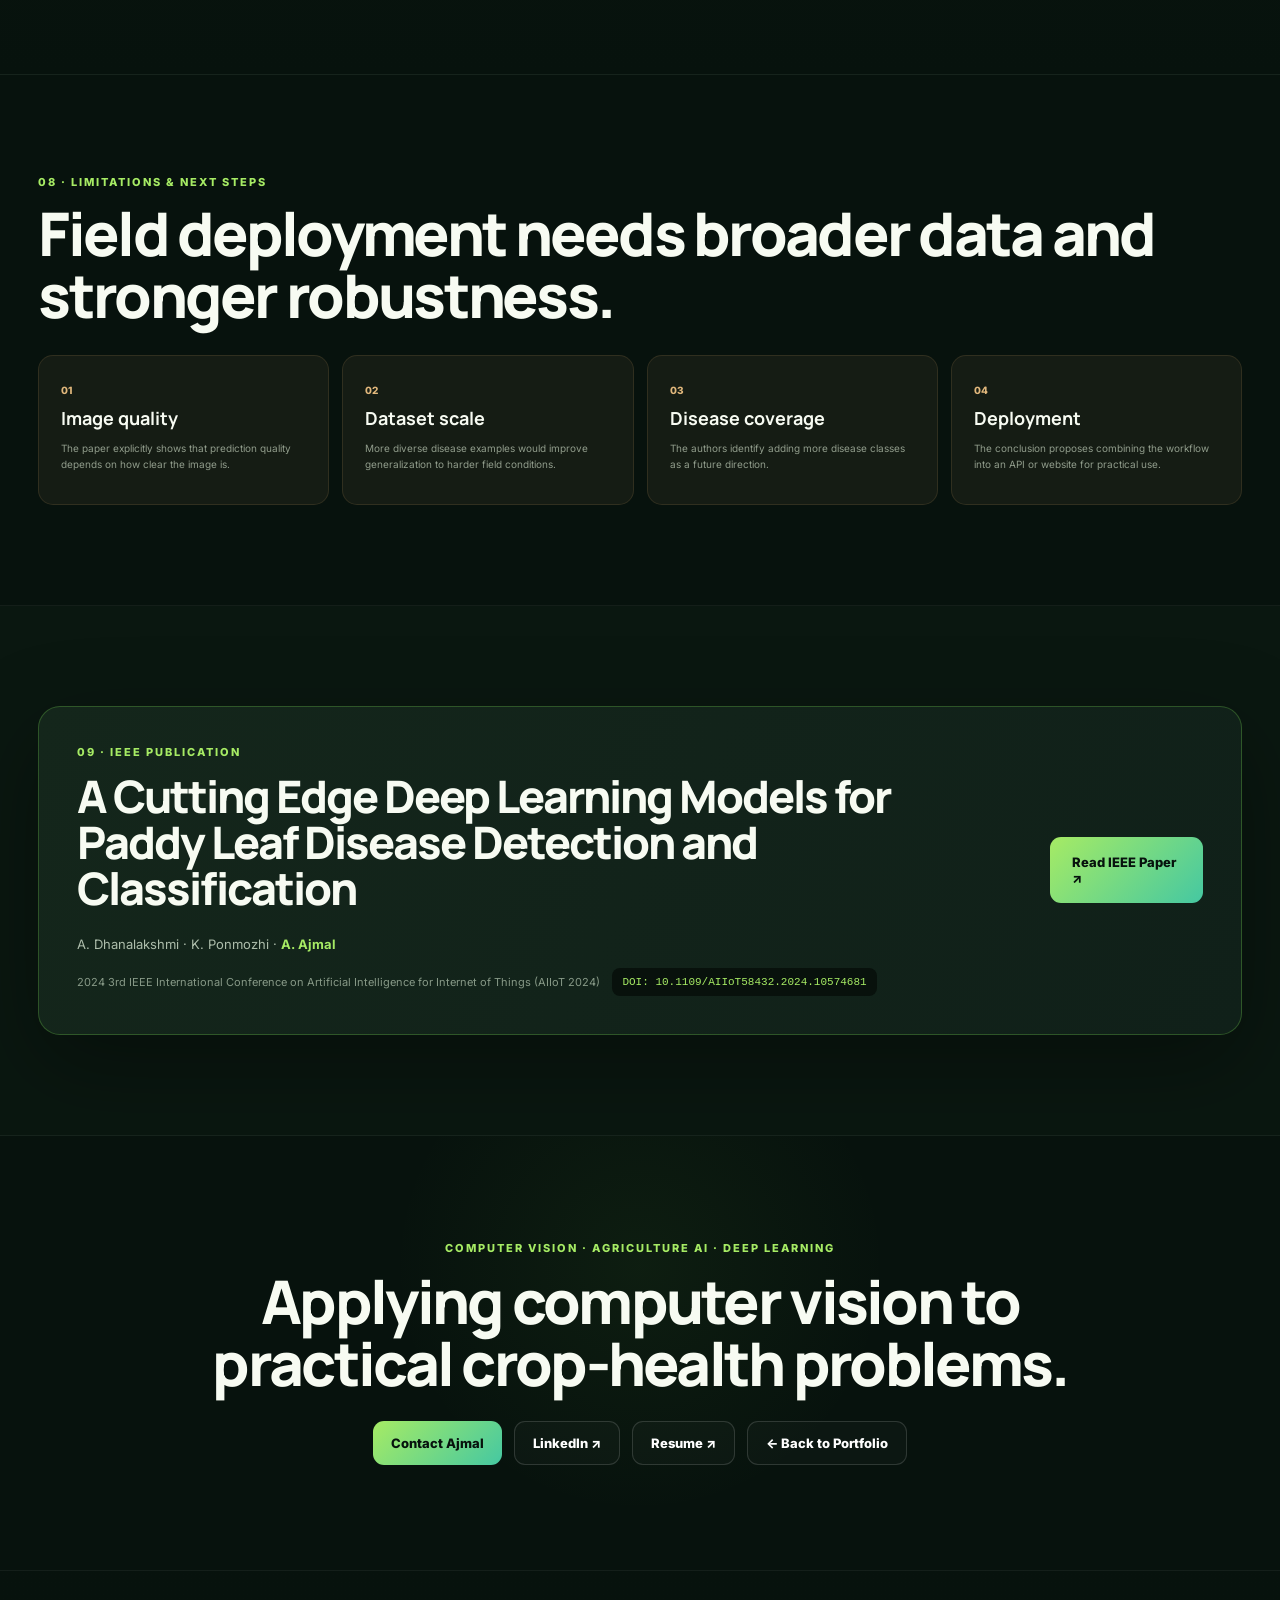
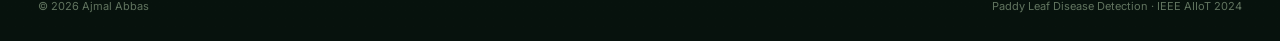
<file: paddy-leaf-disease.html>
<!DOCTYPE html>
<html lang="en">
<head>
  <meta charset="UTF-8" />
  <meta name="viewport" content="width=device-width, initial-scale=1.0" />
  <title>Paddy Leaf Disease Detection | Ajmal Abbas</title>
  <meta name="description" content="IEEE AIIoT 2024 case study: deep learning and Detectron2 for paddy leaf disease detection and classification." />
  <meta name="author" content="Ajmal Abbas" />
  <meta name="robots" content="index, follow" />
  <link rel="canonical" href="https://portfolio.ajmalabbas.workers.dev/paddy-leaf-disease.html" />
  <link rel="stylesheet" href="paddy.css" />
  <meta name="theme-color" content="#07111c">
  <meta property="og:type" content="article">
  <meta property="og:title" content="Paddy Leaf Disease Detection | Ajmal Abbas">
  <meta property="og:description" content="IEEE AIIoT 2024 computer-vision case study benchmarking deep-learning architectures and Detectron2 for paddy leaf disease recognition.">
  <meta property="og:url" content="https://portfolio.ajmalabbas.workers.dev/paddy-leaf-disease.html">
  <meta property="og:image" content="https://portfolio.ajmalabbas.workers.dev/profile.jpg">
  <meta name="twitter:card" content="summary_large_image">
</head>
<body>

<header class="pd-nav">
  <div class="pd-container nav-inner">
    <a class="brand" href="index.html"><span>AA</span>Ajmal Abbas</a>
    <nav class="nav-links">
      <a href="#problem">Problem</a>
      <a href="#data">Data</a>
      <a href="#models">Models</a>
      <a href="#detectron">Detectron2</a>
      <a href="#results">Results</a>
      <a href="#impact">Impact</a>
      <a href="#publication">Publication</a>
      <a class="portfolio-link" href="index.html">← Portfolio</a>
    </nav>
  </div>
</header>

<main>
<section class="pd-hero">
  <div class="leaf-field" aria-hidden="true">
    <i></i><i></i><i></i><i></i><i></i><i></i>
  </div>

  <div class="pd-container hero-grid">
    <div class="hero-copy">
      <div class="kicker">COMPUTER VISION · DEEP LEARNING · AGRICULTURE AI · IEEE AIIoT 2024</div>
      <h1>Paddy Leaf<br><span>Disease Detection</span></h1>
      <h2>Deep-learning models for automated disease detection and classification in rice crops.</h2>
      <p>
        A computer-vision study benchmarking multiple deep-learning architectures and Detectron2
        for automated paddy leaf disease recognition, with a focus on improving scalable and timely
        agricultural disease detection.
      </p>

      <div class="hero-actions">
        <a class="btn primary" href="https://doi.org/10.1109/AIIoT58432.2024.10574681" target="_blank" rel="noopener">Read IEEE Paper ↗</a>
        <a class="btn" href="#results">Explore Results ↓</a>
        <a class="btn" href="index.html">← Portfolio</a>
      </div>
    </div>

    <aside class="hero-panel">
      <div class="panel-row">
        <div class="panel-icon">CV</div>
        <div><span>DOMAIN</span><strong>Agricultural Computer Vision</strong><small>Automated paddy leaf disease recognition</small></div>
      </div>
      <div class="panel-row">
        <div class="panel-icon">D2</div>
        <div><span>PRIMARY MODEL</span><strong>Detectron2</strong><small>Instance detection / segmentation research workflow</small></div>
      </div>
      <div class="panel-row">
        <div class="panel-icon">DL</div>
        <div><span>BENCHMARKING</span><strong>Multiple CNN Architectures</strong><small>CNN · VGG16 · MobileNetV2 · DenseNet · Xception and more</small></div>
      </div>
      <div class="panel-row">
        <div class="panel-icon">IE</div>
        <div><span>PUBLICATION</span><strong>IEEE AIIoT 2024</strong><small>Published research · Ajmal listed as co-author</small></div>
      </div>
    </aside>
  </div>

  <div class="pd-container hero-metrics">
    <div><b>3,355</b><span>Leaf Images</span></div>
    <div><b>97%</b><span>Detectron2 Accuracy</span></div>
    <div><b>3,000</b><span>Detectron2 Iterations</span></div>
    <div><b>9+</b><span>Deep-Learning Models Compared</span></div>
    <div><b>IEEE 2024</b><span>Published Research</span></div>
  </div>
</section>

<section id="problem" class="pd-section problem-section">
  <div class="pd-container two-col">
    <div>
      <div class="section-index">01 · AGRICULTURAL CHALLENGE</div>
      <h2>Leaf disease can reduce crop quality before manual inspection catches it.</h2>
      <p class="section-copy">
        Rice leaf diseases threaten agricultural output, while manual diagnosis can be labor-intensive
        and subjective. The project investigates computer vision as a scalable method for recognizing
        disease patterns from leaf images.
      </p>
    </div>

    <div class="problem-visual">
      <div class="leaf-scan">
        <div class="scan-leaf"></div>
        <span class="box b1">disease region</span>
        <span class="box b2">leaf tissue</span>
        <span class="scan-line"></span>
      </div>
      <div class="problem-tags">
        <span>Manual inspection</span>
        <span>Visual similarity</span>
        <span>Limited labeled data</span>
        <span>Field variability</span>
      </div>
    </div>
  </div>
</section>

<section id="data" class="pd-section data-section">
  <div class="pd-container">
    <div class="section-index">02 · DATASET</div>
    <div class="heading-row">
      <h2>Learning from thousands of paddy leaf images.</h2>
      <p>
        The study used 3,355 images collected from web sources including Kaggle and Google Images.
        The paper describes healthy leaves alongside disease categories such as bacterial blight,
        brown spot, and leaf blast.
      </p>
    </div>

    <div class="data-grid">
      <div class="data-stat"><b>3,355</b><span>Total images</span></div>
      <div class="data-stat"><b>Healthy + Diseased</b><span>Classification scope</span></div>
      <div class="data-stat"><b>Augmentation</b><span>Generalization strategy</span></div>
      <div class="data-stat"><b>COCO JSON</b><span>Detectron2 annotation format</span></div>
    </div>

    <div class="disease-visual-grid">
      <article class="leaf-card">
        <div class="leaf-art brownspot"><span></span></div>
        <b>Brown Spot</b>
        <small>Visible lesion / spotting pattern</small>
      </article>
      <article class="leaf-card">
        <div class="leaf-art hispa"><span></span></div>
        <b>Hispa</b>
        <small>Surface damage pattern</small>
      </article>
      <article class="leaf-card">
        <div class="leaf-art blight"><span></span></div>
        <b>Bacterial Blight</b>
        <small>Leaf discoloration / lesion pattern</small>
      </article>
      <article class="leaf-card">
        <div class="leaf-art blast"><span></span></div>
        <b>Leaf Blast</b>
        <small>Distinct disease pattern</small>
      </article>
    </div>
  </div>
</section>

<section id="models" class="pd-section models-section">
  <div class="pd-container">
    <div class="section-index">03 · MODEL BENCHMARKING</div>
    <div class="heading-row">
      <h2>Multiple architectures were evaluated—not just one network.</h2>
      <p>
        The experiments compare conventional CNNs and transfer-learning architectures before
        evaluating Detectron2 as the primary detection framework.
      </p>
    </div>

    <div class="model-grid">
      <article><span>BASELINE</span><h3>CNN</h3><b>92%</b><small>50 epochs</small></article>
      <article><span>TRANSFER LEARNING</span><h3>VGG16</h3><b>76%</b><small>50 epochs</small></article>
      <article><span>LIGHTWEIGHT</span><h3>MobileNetV2</h3><b>91%</b><small>50 epochs</small></article>
      <article><span>RESIDUAL</span><h3>ResNet50</h3><b>50%</b><small>50 epochs</small></article>
      <article><span>MULTI-SCALE</span><h3>InceptionV3</h3><b>80%</b><small>50 epochs</small></article>
      <article><span>DENSE CONNECTIVITY</span><h3>DenseNet121</h3><b>92%</b><small>50 epochs</small></article>
      <article><span>SEPARABLE CONV</span><h3>Xception</h3><b>92%</b><small>50 epochs</small></article>
      <article><span>ENSEMBLE</span><h3>DenseNet + Xception</h3><b>91%</b><small>50 epochs</small></article>
      <article><span>EFFICIENT SCALING</span><h3>EfficientNet B3</h3><b>32%</b><small>50 epochs</small></article>
    </div>

    <div class="model-comparison-visual">
      <div class="model-bar"><span>CNN</span><i style="--w:92%"></i><b>92%</b></div>
      <div class="model-bar"><span>VGG16</span><i style="--w:76%"></i><b>76%</b></div>
      <div class="model-bar"><span>MobileNetV2</span><i style="--w:91%"></i><b>91%</b></div>
      <div class="model-bar"><span>ResNet50</span><i style="--w:50%"></i><b>50%</b></div>
      <div class="model-bar"><span>InceptionV3</span><i style="--w:80%"></i><b>80%</b></div>
      <div class="model-bar"><span>DenseNet121</span><i style="--w:92%"></i><b>92%</b></div>
      <div class="model-bar"><span>Xception</span><i style="--w:92%"></i><b>92%</b></div>
      <div class="model-bar"><span>DenseNet + Xception</span><i style="--w:91%"></i><b>91%</b></div>
      <div class="model-bar"><span>EfficientNet B3</span><i style="--w:32%"></i><b>32%</b></div>
    </div>
  </div>
</section>

<section id="detectron" class="pd-section detectron-section">
  <div class="pd-container two-col detectron-grid">
    <div>
      <div class="section-index">04 · DETECTRON2 PIPELINE</div>
      <h2>Detection moves beyond simple image classification.</h2>
      <p class="section-copy">
        Detectron2 uses a backbone network, feature pyramid, region proposal network, ROI heads,
        and detection / mask heads. The paper uses a Mask R-CNN configuration with a ResNet-101
        backbone and Feature Pyramid Network.
      </p>

      <div class="pipeline-mini">
        <div>INPUT IMAGE</div><i>→</i>
        <div>BACKBONE</div><i>→</i>
        <div>FPN</div><i>→</i>
        <div>RPN</div><i>→</i>
        <div>ROI / MASK</div>
      </div>

      <div class="config-cards">
        <article><span>BACKBONE</span><b>ResNet-101</b></article>
        <article><span>FEATURES</span><b>FPN</b></article>
        <article><span>EVALUATION</span><b>Every 200 iterations</b></article>
        <article><span>TRAINING</span><b>Hyperparameter tuned</b></article>
      </div>
    </div>

    <div class="detectron-visual">
      <div class="cv-frame">
        <div class="leaf-object"></div>
        <div class="bbox"><span>disease region</span></div>
      </div>
      <div class="detectron-stack">
        <article><span>01</span><b>ResNet-101 Backbone</b></article>
        <i>↓</i>
        <article><span>02</span><b>Feature Pyramid Network</b></article>
        <i>↓</i>
        <article><span>03</span><b>Region Proposal Network</b></article>
        <i>↓</i>
        <article><span>04</span><b>ROI Heads + Mask Head</b></article>
        <i>↓</i>
        <article class="final"><span>05</span><b>Disease Detection Output</b></article>
      </div>
    </div>
  </div>
</section>

<section id="results" class="pd-section results-section">
  <div class="pd-container">
    <div class="section-index">05 · RESULTS</div>
    <div class="heading-row">
      <h2>Detectron2 reached 97% accuracy at 3,000 iterations.</h2>
      <p>
        The reported Detectron2 result improved from 90% at 2,000 iterations to 97% at
        3,000 iterations, outperforming the other tested configurations reported in the study.
      </p>
    </div>

    <div class="result-strip">
      <article><span>2,000 ITERATIONS</span><b>90%</b><small>Detectron2 accuracy</small></article>
      <div class="arrow">→</div>
      <article class="winner"><span>3,000 ITERATIONS</span><b>97%</b><small>Detectron2 accuracy</small></article>
      <article><span>BEST CNN BENCHMARK</span><b>92%</b><small>CNN / DenseNet121 / Xception at 50 epochs</small></article>
    </div>

    <div class="result-gallery-visual">
      <article class="result-visual-card">
        <span>TRAINING PROGRESSION</span>
        <div class="iter-bars">
          <div><b>2,000</b><i style="--h:90%"></i><small>90%</small></div>
          <div class="best"><b>3,000</b><i style="--h:97%"></i><small>97%</small></div>
        </div>
      </article>

      <article class="result-visual-card">
        <span>DETECTION CONCEPT</span>
        <div class="detection-demo">
          <div class="demo-leaf"></div>
          <div class="demo-box one">leaf disease</div>
          <div class="demo-box two">region</div>
        </div>
      </article>

      <article class="result-visual-card">
        <span>KEY FINDING</span>
        <div class="finding-ring">
          <strong>+7 pts</strong>
          <small>from 2,000 → 3,000 iterations</small>
        </div>
      </article>
    </div>
  </div>
</section>

<section class="pd-section workflow-section">
  <div class="pd-container">
    <div class="section-index">06 · END-TO-END RESEARCH WORKFLOW</div>
    <h2>From raw leaf images to evaluated disease predictions.</h2>

    <div class="workflow">
      <article><i>01</i><b>Data Collection</b><span>Web + Kaggle leaf imagery</span></article>
      <strong>→</strong>
      <article><i>02</i><b>Preprocessing</b><span>Formatting + augmentation</span></article>
      <strong>→</strong>
      <article><i>03</i><b>Model Training</b><span>CNNs + transfer learning + Detectron2</span></article>
      <strong>→</strong>
      <article><i>04</i><b>Hyperparameter Tuning</b><span>Learning rate, iterations, classes</span></article>
      <strong>→</strong>
      <article><i>05</i><b>Evaluation</b><span>Accuracy and model comparison</span></article>
    </div>
  </div>
</section>

<section id="impact" class="pd-section impact-section">
  <div class="pd-container">
    <div class="section-index">07 · WHY IT MATTERS</div>
    <div class="heading-row">
      <h2>Computer vision can support faster crop-health decisions.</h2>
      <p>
        Automated disease recognition can reduce dependence on subjective manual inspection and
        provide a foundation for scalable agricultural monitoring and decision support.
      </p>
    </div>

    <div class="impact-grid">
      <div>✓ Earlier disease recognition</div>
      <div>✓ Reduced manual inspection burden</div>
      <div>✓ Scalable image-based screening</div>
      <div>✓ Support for crop-health monitoring</div>
      <div>✓ Transfer learning for limited datasets</div>
      <div>✓ Foundation for API / web deployment</div>
    </div>
  </div>
</section>

<section class="pd-section limitations-section">
  <div class="pd-container">
    <div class="section-index">08 · LIMITATIONS & NEXT STEPS</div>
    <h2>Field deployment needs broader data and stronger robustness.</h2>

    <div class="limitations-grid">
      <article><span>01</span><h3>Image quality</h3><p>The paper explicitly shows that prediction quality depends on how clear the image is.</p></article>
      <article><span>02</span><h3>Dataset scale</h3><p>More diverse disease examples would improve generalization to harder field conditions.</p></article>
      <article><span>03</span><h3>Disease coverage</h3><p>The authors identify adding more disease classes as a future direction.</p></article>
      <article><span>04</span><h3>Deployment</h3><p>The conclusion proposes combining the workflow into an API or website for practical use.</p></article>
    </div>
  </div>
</section>

<section id="publication" class="pd-section publication-section">
  <div class="pd-container publication-card">
    <div>
      <div class="section-index">09 · IEEE PUBLICATION</div>
      <h2>A Cutting Edge Deep Learning Models for Paddy Leaf Disease Detection and Classification</h2>
      <p class="authors">A. Dhanalakshmi · K. Ponmozhi · <strong>A. Ajmal</strong></p>

      <div class="publication-meta">
        <span>2024 3rd IEEE International Conference on Artificial Intelligence for Internet of Things (AIIoT 2024)</span>
        <code>DOI: 10.1109/AIIoT58432.2024.10574681</code>
      </div>
    </div>

    <a class="btn primary large" href="https://doi.org/10.1109/AIIoT58432.2024.10574681" target="_blank" rel="noopener">Read IEEE Paper ↗</a>
  </div>
</section>

<section class="final-cta">
  <div class="pd-container">
    <div class="kicker">COMPUTER VISION · AGRICULTURE AI · DEEP LEARNING</div>
    <h2>Applying computer vision to practical crop-health problems.</h2>
    <div class="hero-actions center">
      <a class="btn primary" href="mailto:ajmalimra.a@gmail.com">Contact Ajmal</a>
      <a class="btn" href="https://www.linkedin.com/in/aabbas2002/" target="_blank" rel="noopener">LinkedIn ↗</a>
      <a class="btn" href="Ajmal_Abbas_Resume.pdf" target="_blank">Resume ↗</a>
      <a class="btn" href="index.html">← Back to Portfolio</a>
    </div>
  </div>
</section>
</main>

<footer>
  <div class="pd-container footer-inner">
    <span>© 2026 Ajmal Abbas</span>
    <span>Paddy Leaf Disease Detection · IEEE AIIoT 2024</span>
  </div>
</footer>

</body>
</html>
</file>
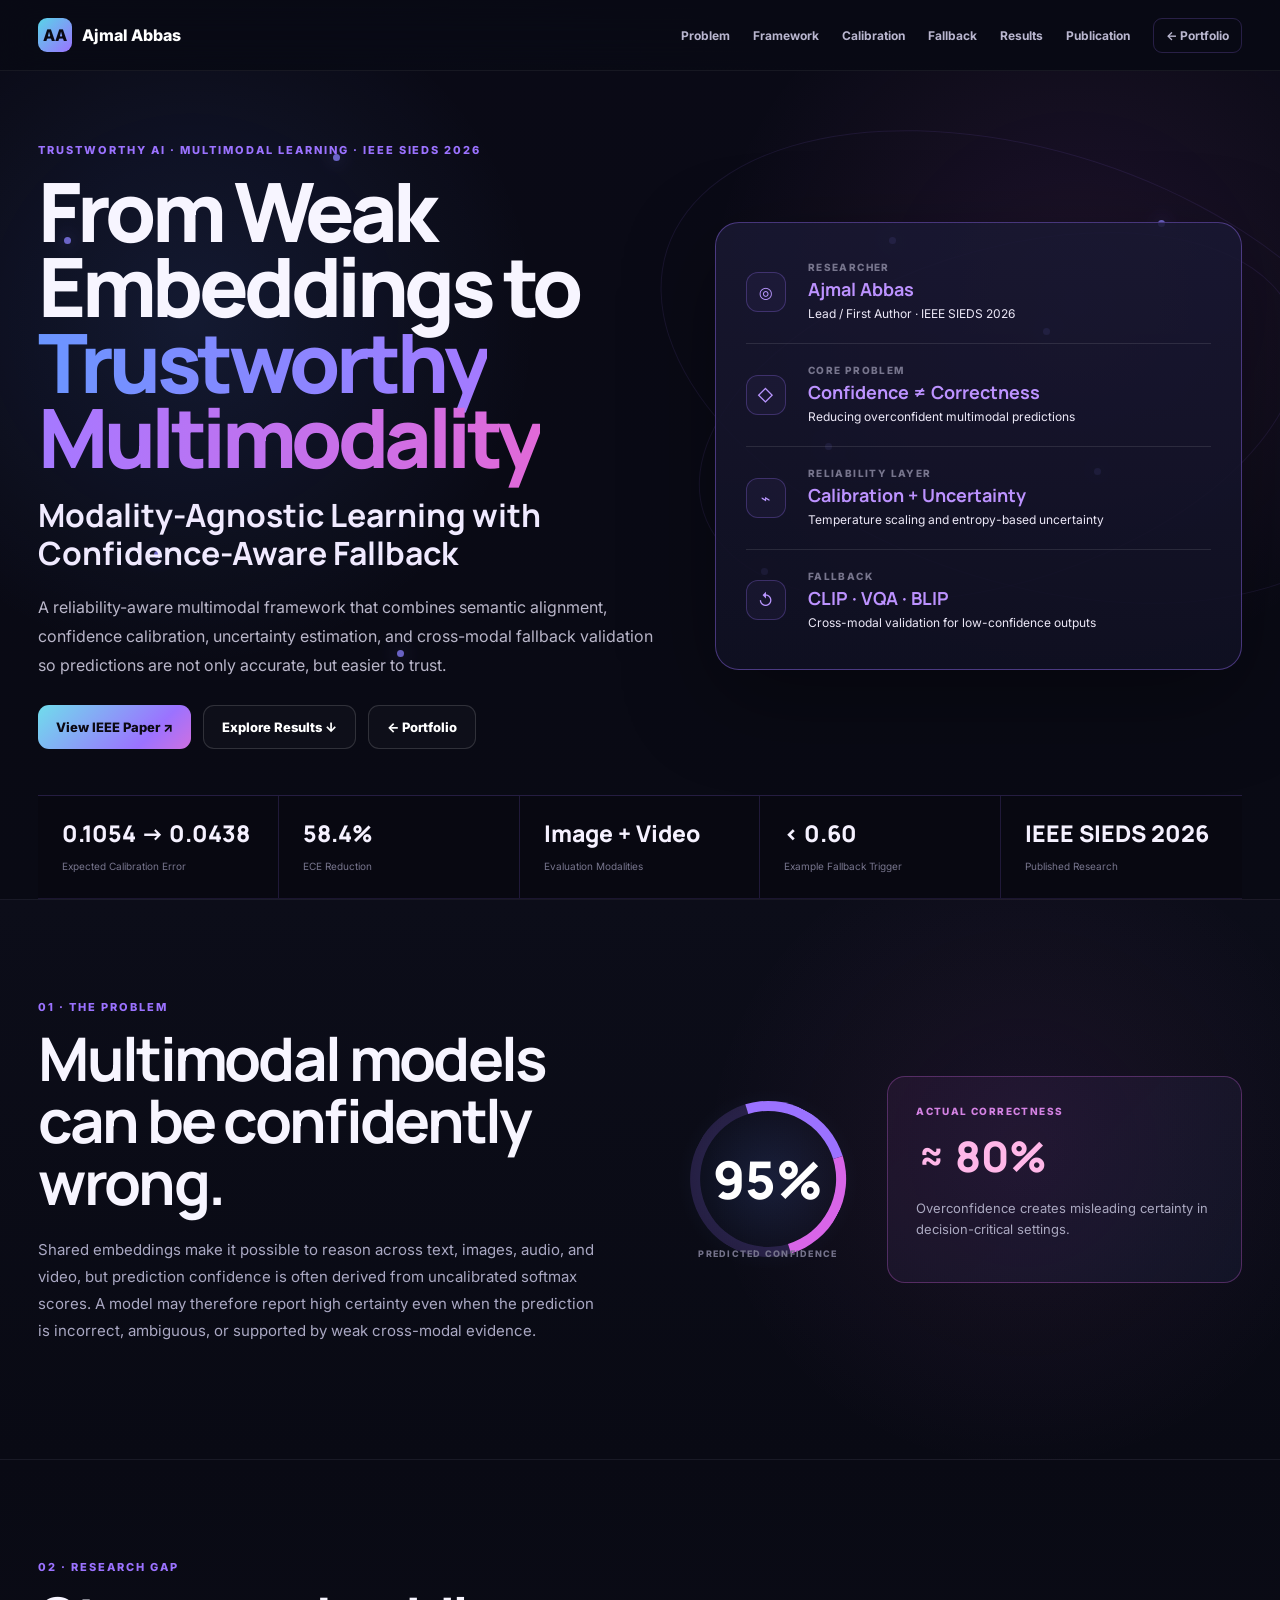
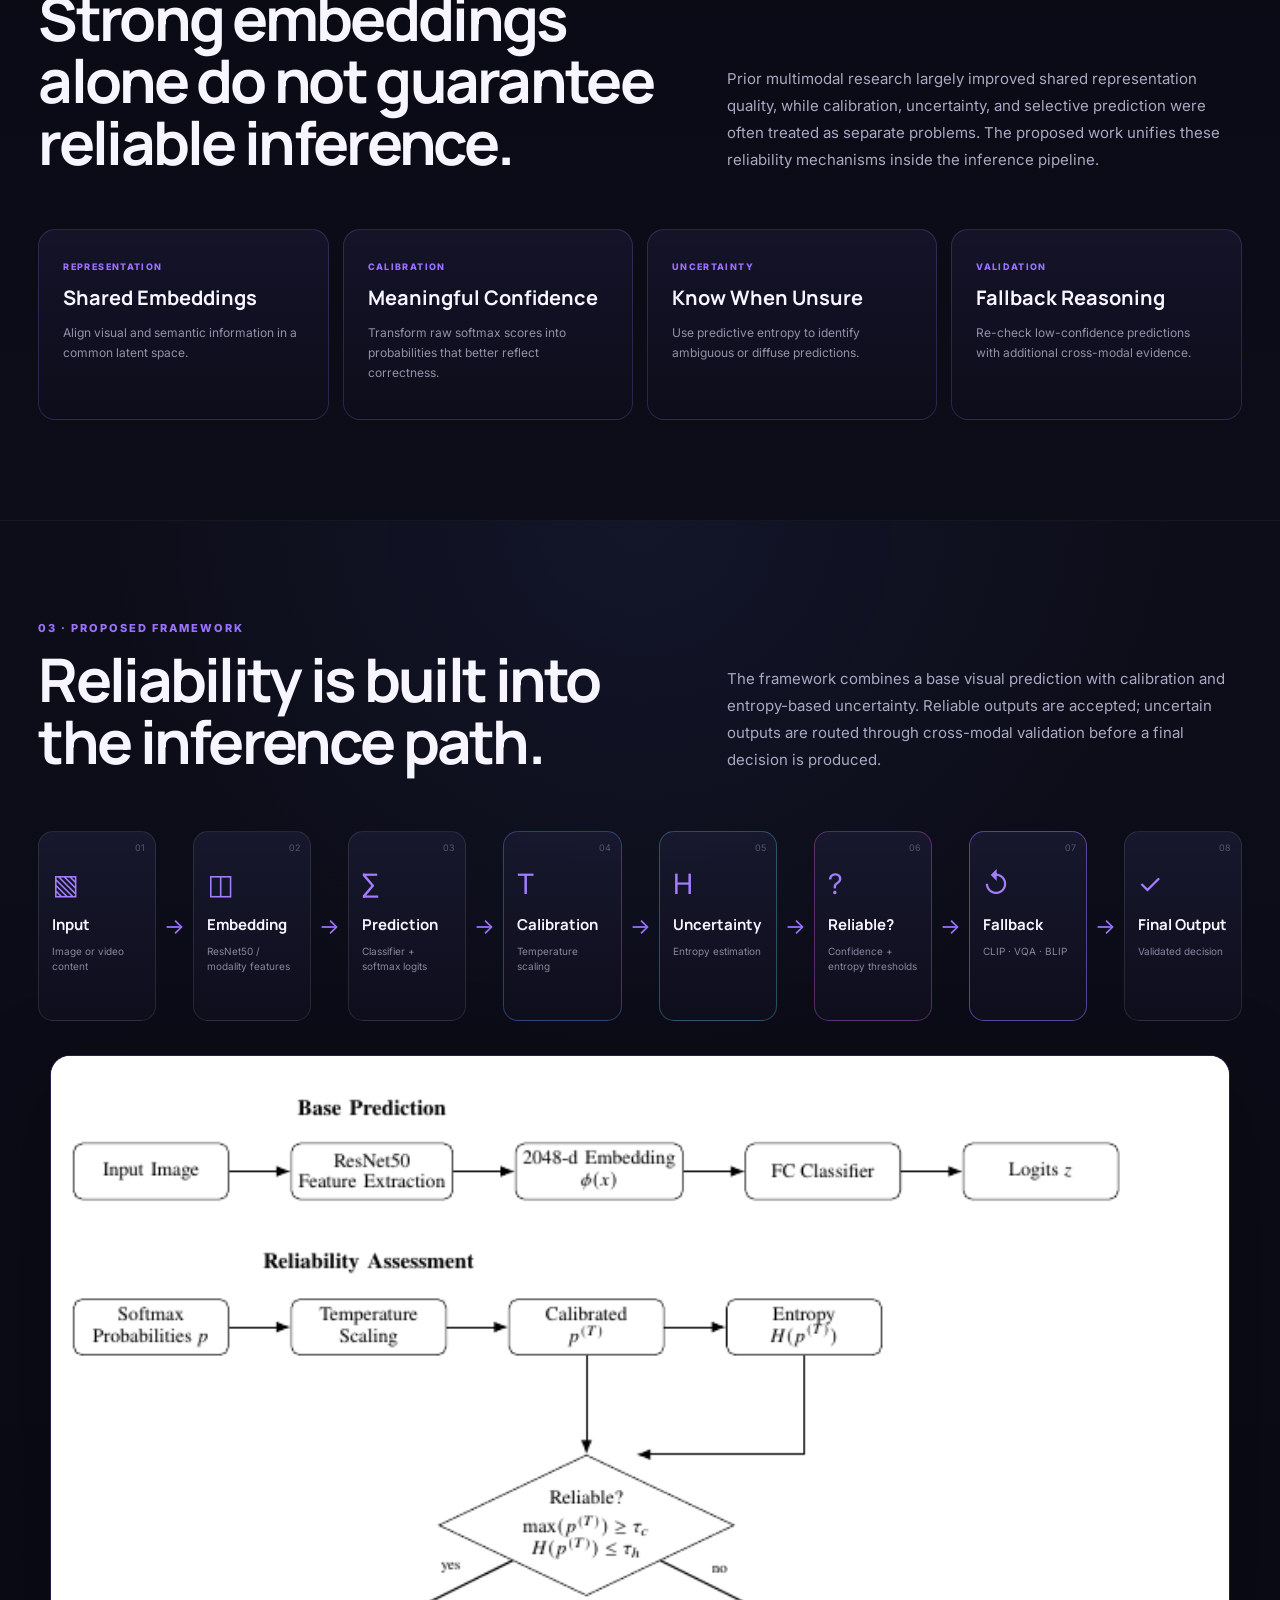
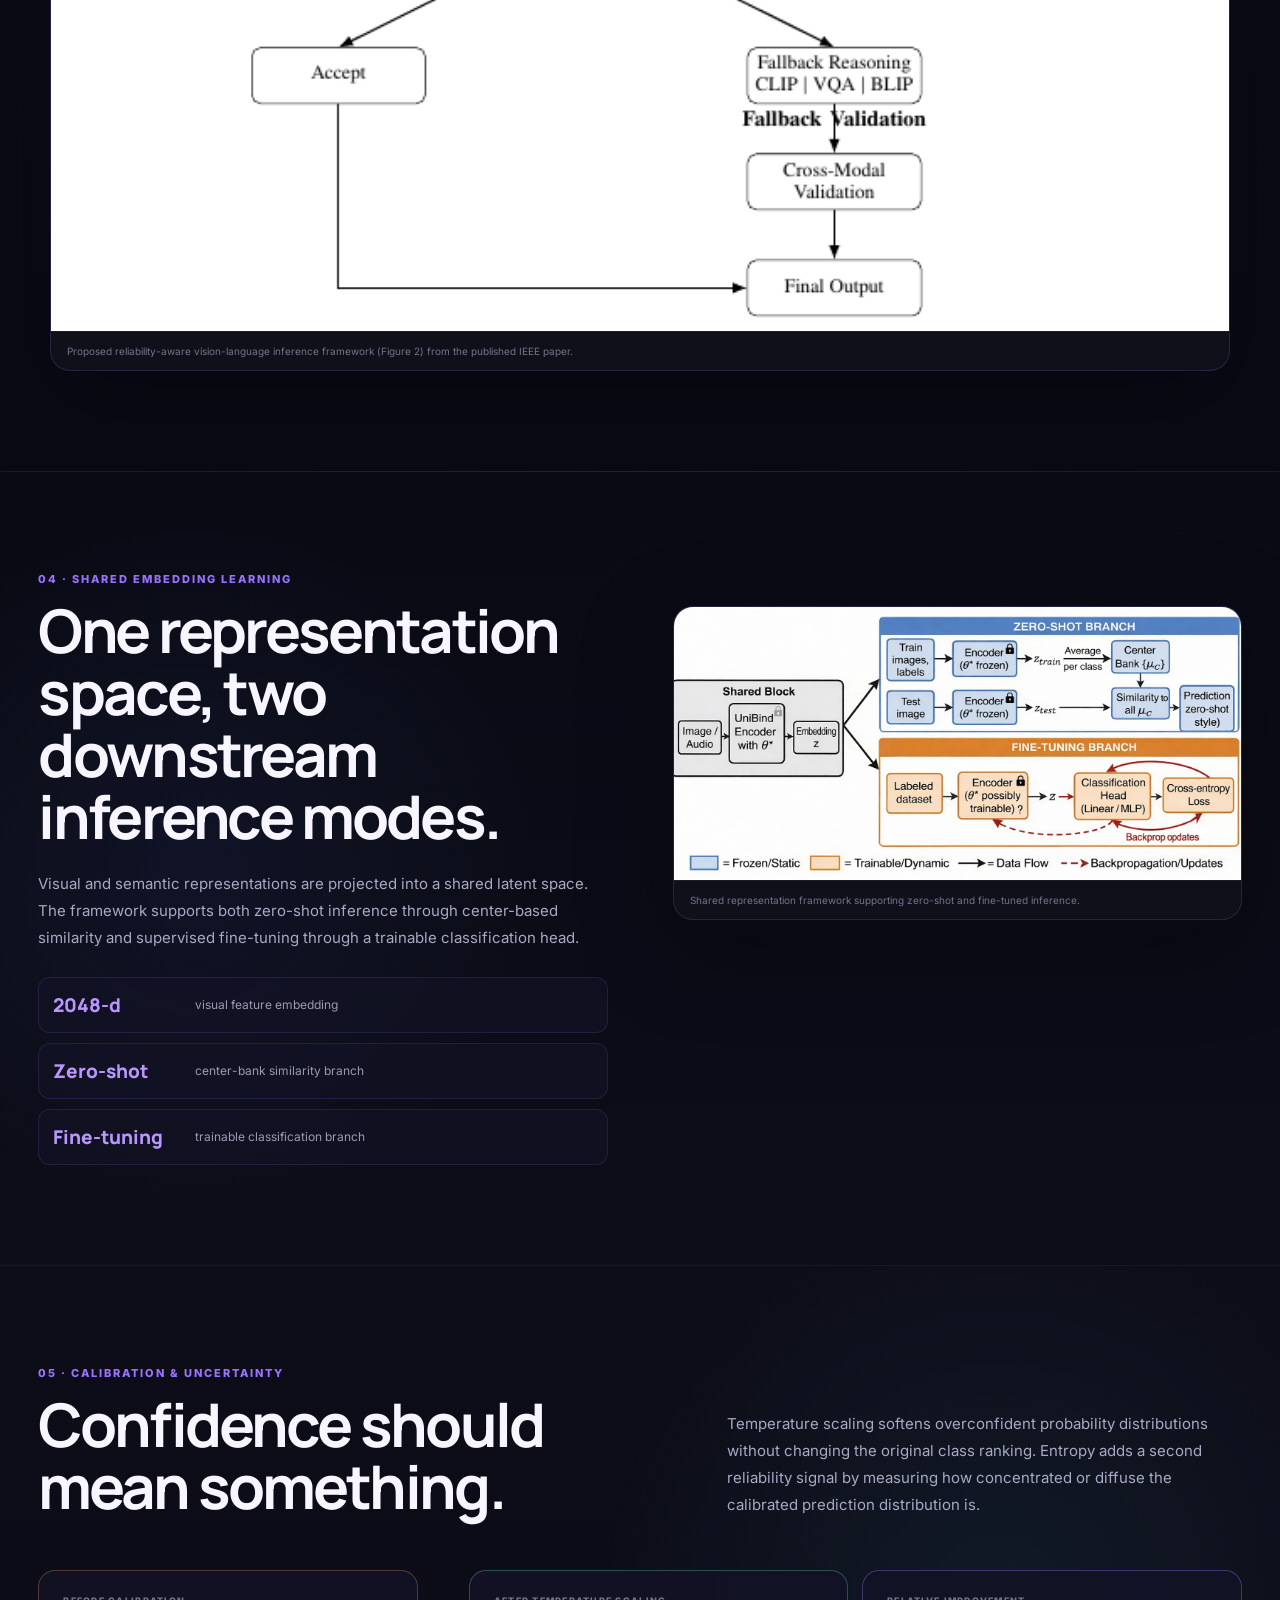
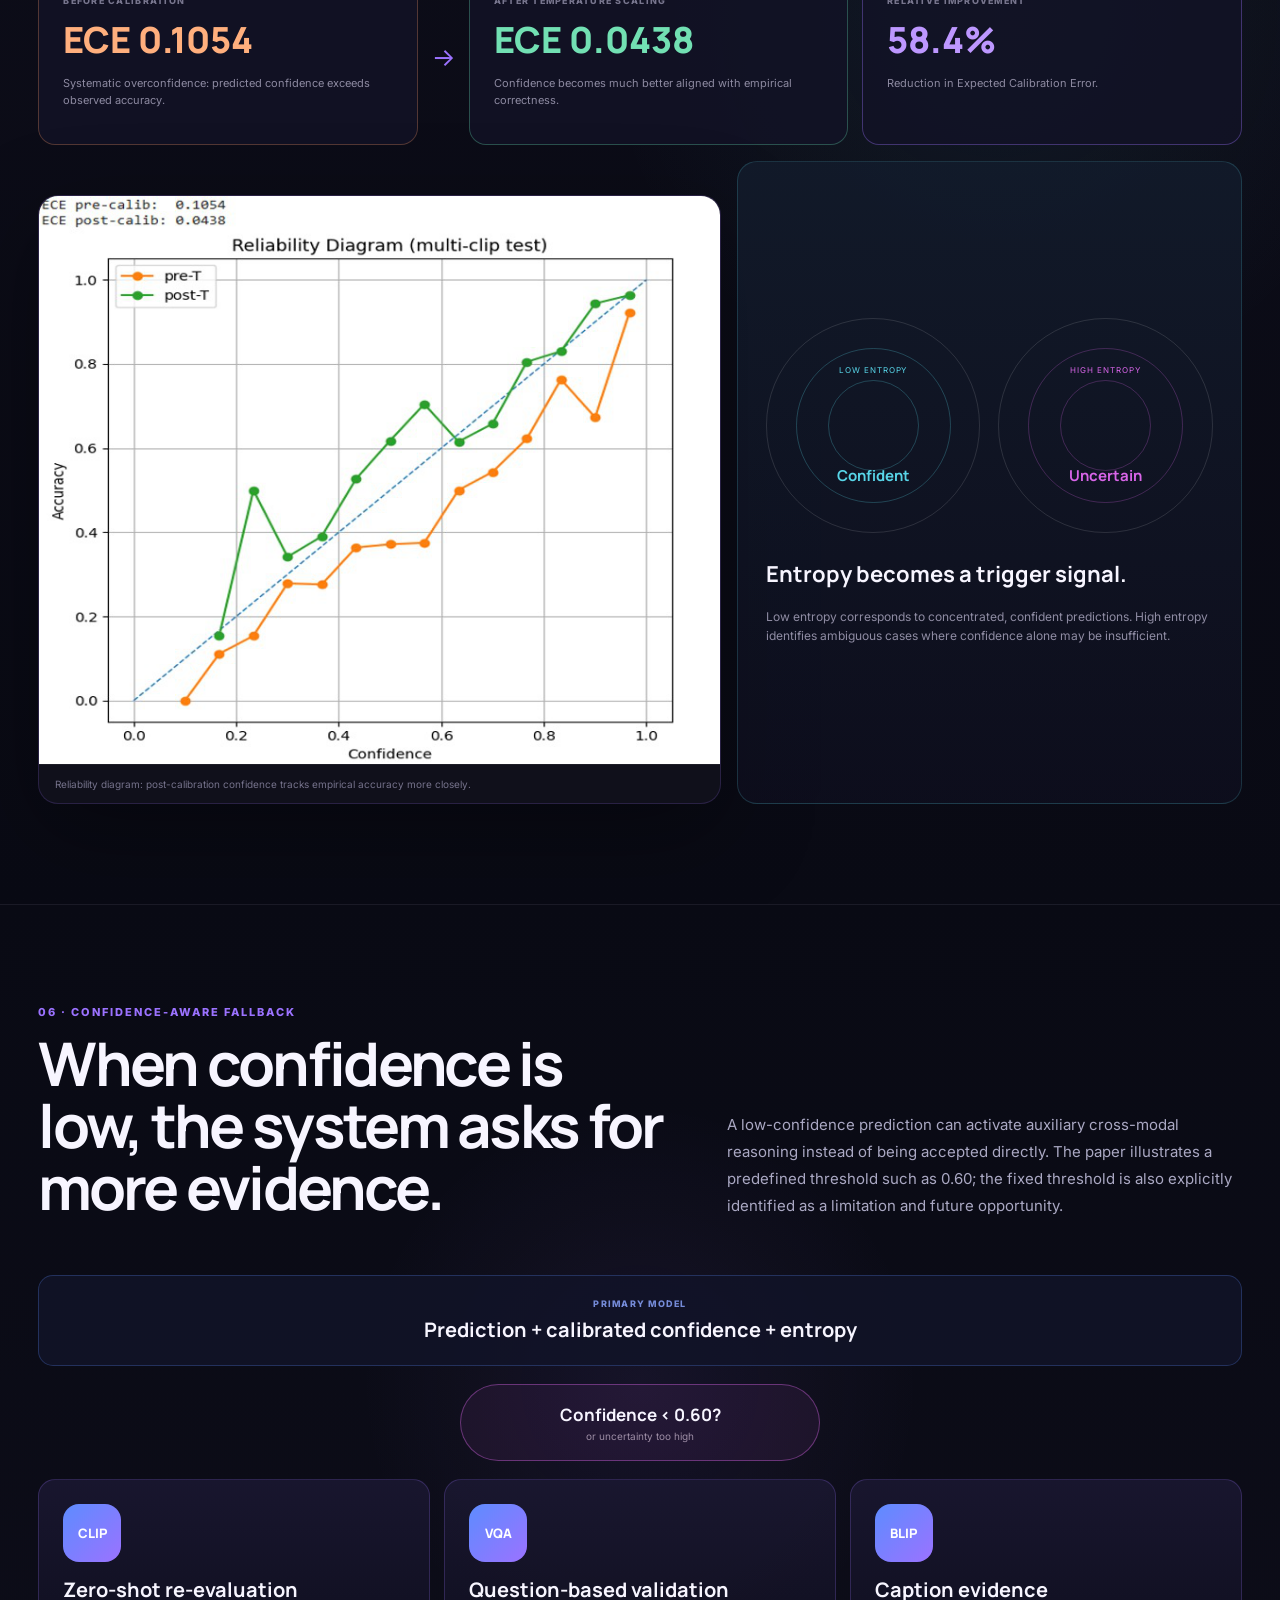
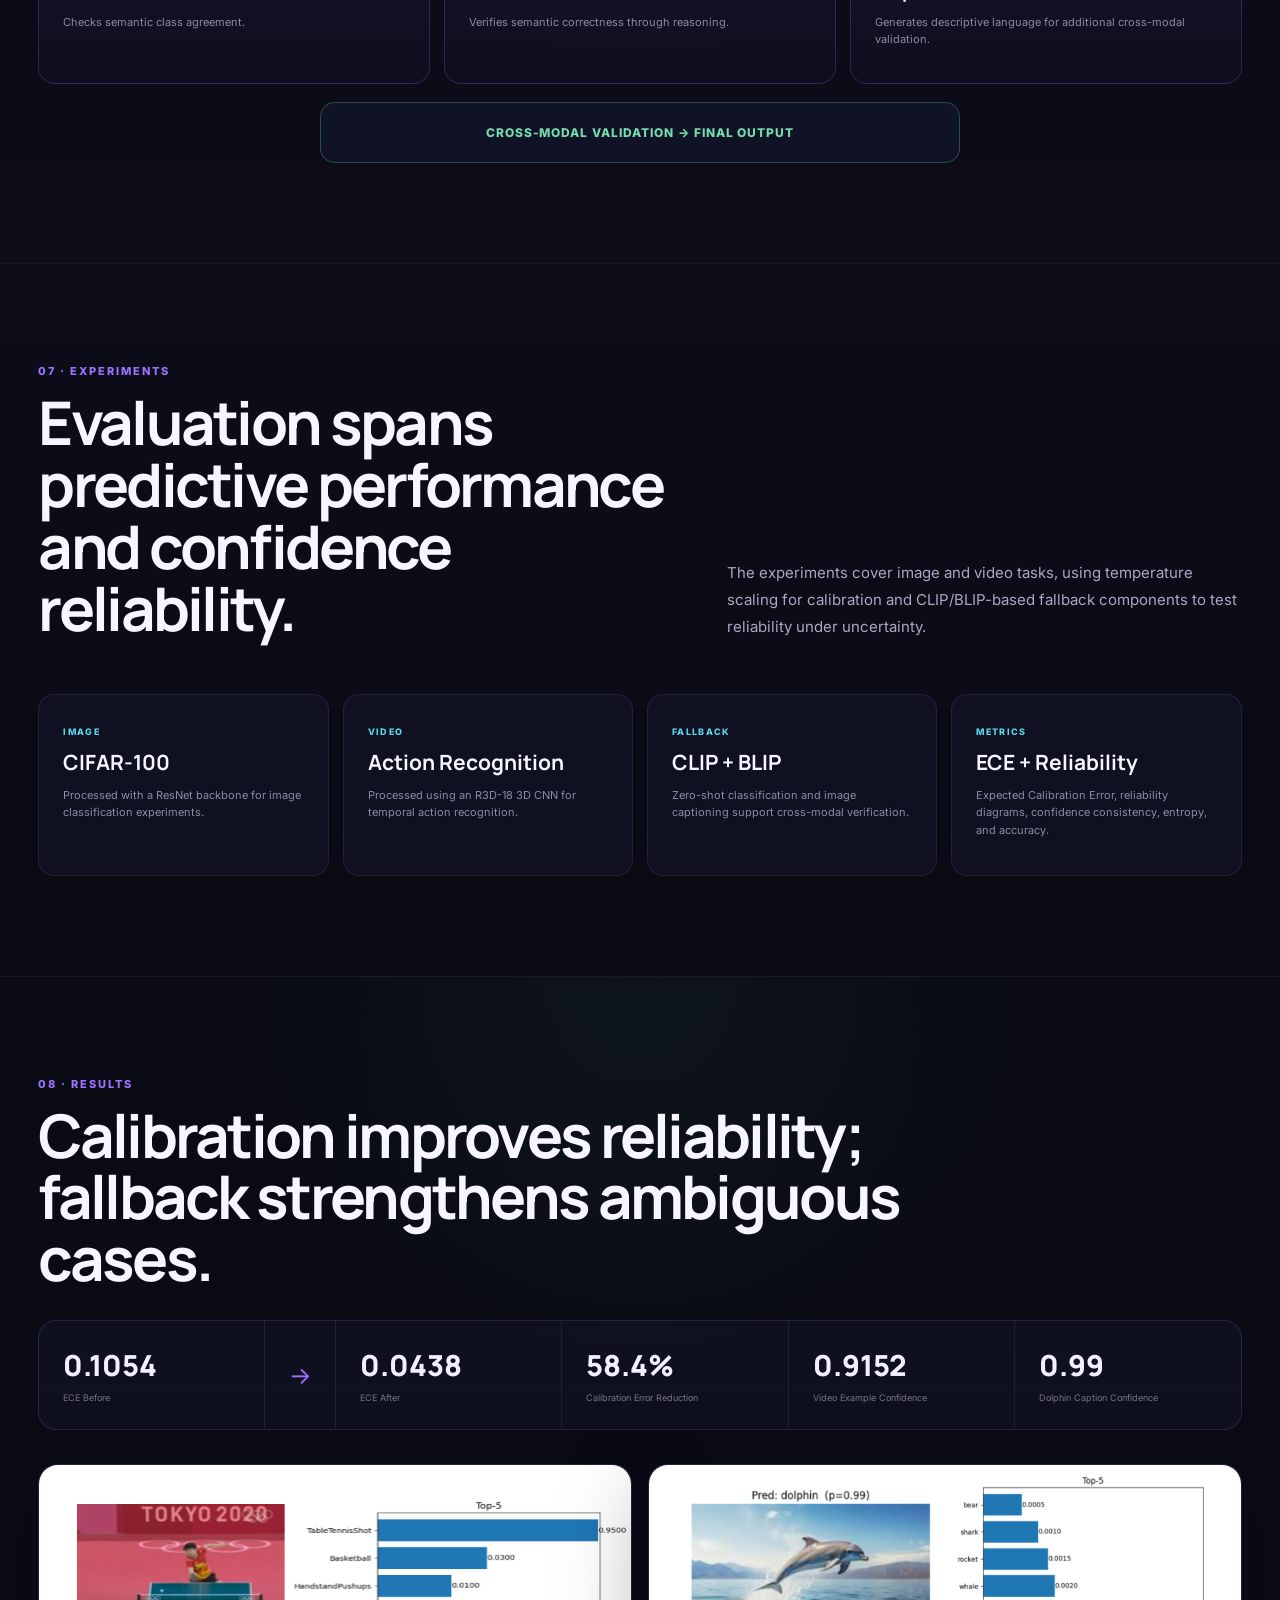
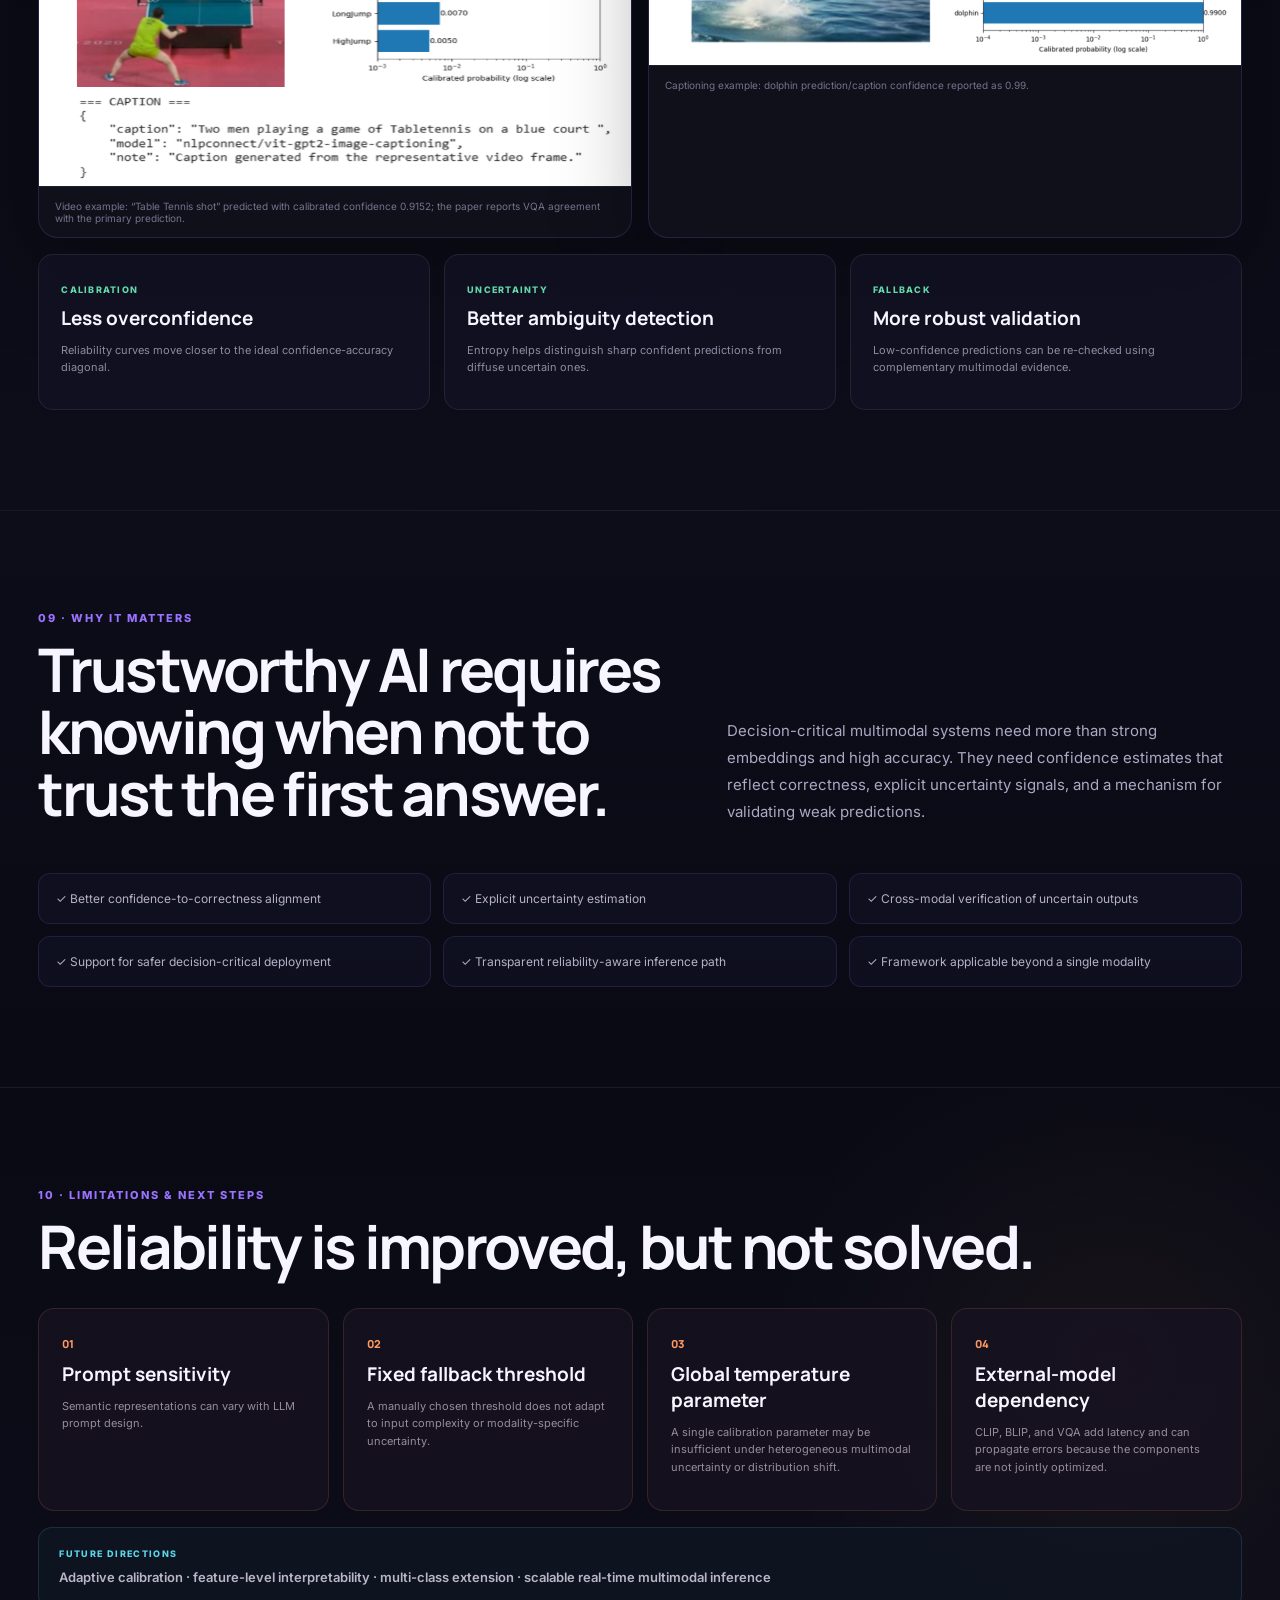
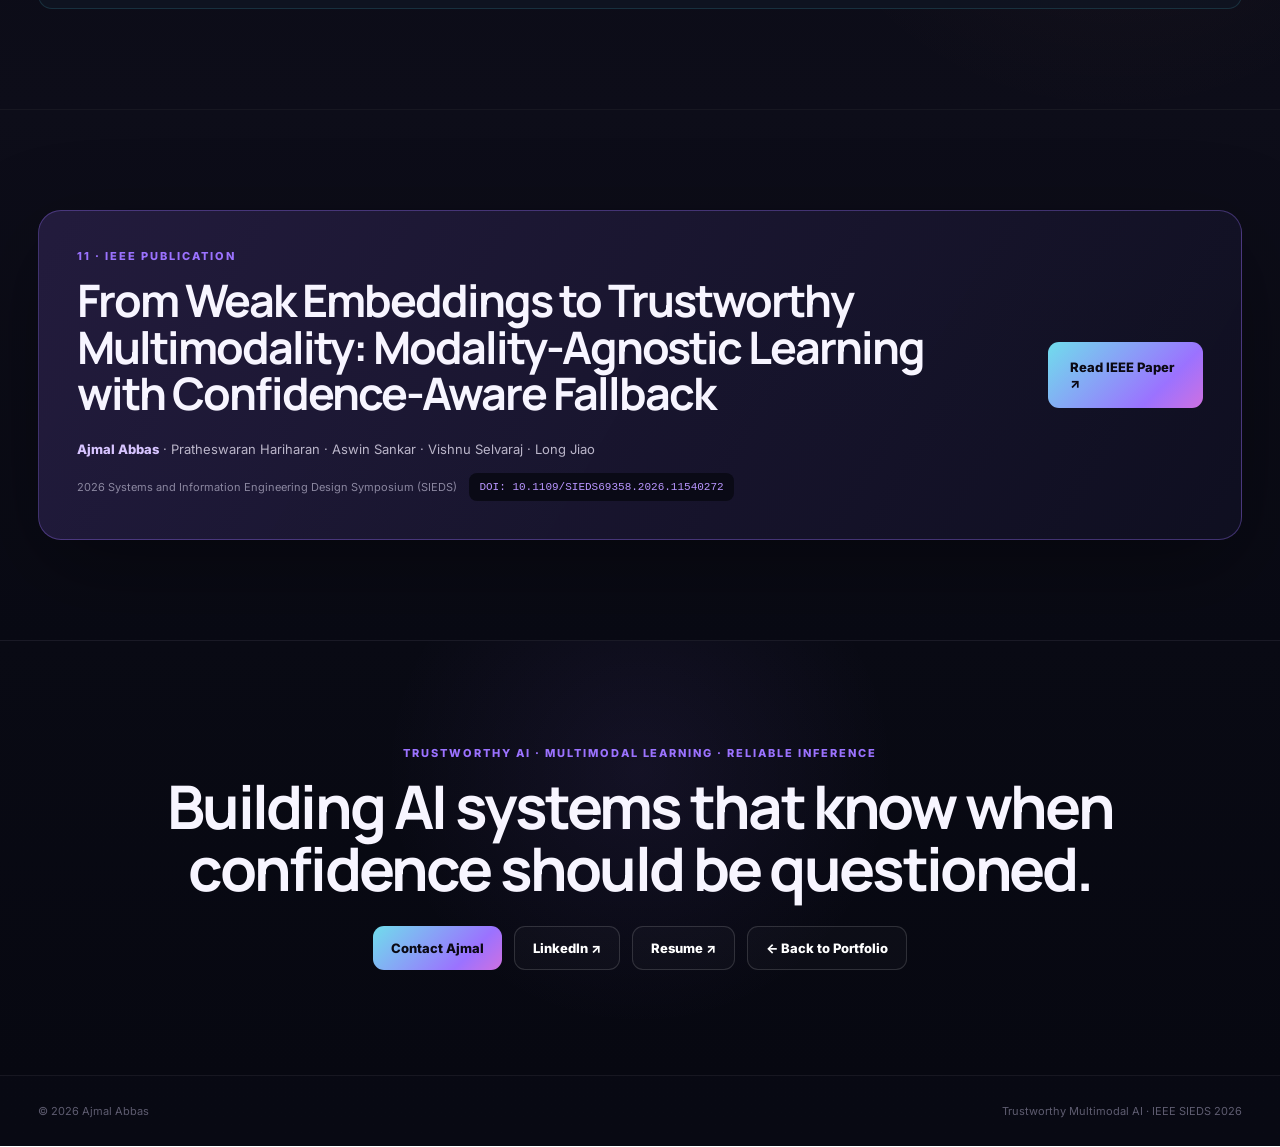
<file: trustworthy-multimodality.html>
<!DOCTYPE html>
<html lang="en">
<head>
  <meta charset="UTF-8" />
  <meta name="viewport" content="width=device-width, initial-scale=1.0" />
  <title>Trustworthy Multimodal AI | Ajmal Abbas</title>
  <meta name="description" content="IEEE SIEDS 2026 case study: From Weak Embeddings to Trustworthy Multimodality — a modality-agnostic framework integrating confidence calibration, uncertainty estimation, and confidence-aware fallback." />
  <meta name="author" content="Ajmal Abbas" />
  <meta name="robots" content="index, follow" />
  <link rel="canonical" href="https://portfolio.ajmalabbas.workers.dev/trustworthy-multimodality.html" />
  <link rel="stylesheet" href="trustworthy.css" />
  <meta name="theme-color" content="#07111c">
  <meta property="og:type" content="article">
  <meta property="og:title" content="Trustworthy Multimodal AI | Ajmal Abbas">
  <meta property="og:description" content="IEEE SIEDS 2026 case study on modality-agnostic learning, confidence calibration, uncertainty estimation, and confidence-aware fallback.">
  <meta property="og:url" content="https://portfolio.ajmalabbas.workers.dev/trustworthy-multimodality.html">
  <meta property="og:image" content="https://portfolio.ajmalabbas.workers.dev/profile.jpg">
  <meta name="twitter:card" content="summary_large_image">
</head>
<body>

<header class="trust-nav">
  <div class="trust-container nav-inner">
    <a class="brand" href="index.html"><span>AA</span>Ajmal Abbas</a>
    <nav class="nav-links">
      <a href="#problem">Problem</a>
      <a href="#framework">Framework</a>
      <a href="#calibration">Calibration</a>
      <a href="#fallback">Fallback</a>
      <a href="#results">Results</a>
      <a href="#publication">Publication</a>
      <a class="portfolio-link" href="index.html">← Portfolio</a>
    </nav>
  </div>
</header>

<main>

<!-- HERO -->
<section class="trust-hero">
  <div class="embedding-field">
    <i class="e1"></i><i class="e2"></i><i class="e3"></i><i class="e4"></i><i class="e5"></i>
    <i class="e6"></i><i class="e7"></i><i class="e8"></i><i class="e9"></i><i class="e10"></i>
  </div>

  <div class="trust-container hero-grid">
    <div class="hero-copy">
      <div class="kicker">TRUSTWORTHY AI · MULTIMODAL LEARNING · IEEE SIEDS 2026</div>

      <h1>
        From Weak Embeddings to<br>
        <span>Trustworthy Multimodality</span>
      </h1>

      <h2>Modality-Agnostic Learning with Confidence-Aware Fallback</h2>

      <p>
        A reliability-aware multimodal framework that combines semantic alignment,
        confidence calibration, uncertainty estimation, and cross-modal fallback
        validation so predictions are not only accurate, but easier to trust.
      </p>

      <div class="hero-actions">
        <a class="btn primary" href="https://doi.org/10.1109/SIEDS69358.2026.11540272" target="_blank" rel="noopener">View IEEE Paper ↗</a>
        <a class="btn" href="#results">Explore Results ↓</a>
        <a class="btn" href="index.html">← Portfolio</a>
      </div>
    </div>

    <aside class="hero-panel">
      <div class="panel-row">
        <div class="panel-icon">◎</div>
        <div><span>RESEARCHER</span><strong>Ajmal Abbas</strong><small>Lead / First Author · IEEE SIEDS 2026</small></div>
      </div>
      <div class="panel-row">
        <div class="panel-icon">◇</div>
        <div><span>CORE PROBLEM</span><strong>Confidence ≠ Correctness</strong><small>Reducing overconfident multimodal predictions</small></div>
      </div>
      <div class="panel-row">
        <div class="panel-icon">⌁</div>
        <div><span>RELIABILITY LAYER</span><strong>Calibration + Uncertainty</strong><small>Temperature scaling and entropy-based uncertainty</small></div>
      </div>
      <div class="panel-row">
        <div class="panel-icon">↺</div>
        <div><span>FALLBACK</span><strong>CLIP · VQA · BLIP</strong><small>Cross-modal validation for low-confidence outputs</small></div>
      </div>
    </aside>
  </div>

  <div class="trust-container hero-metrics">
    <div><b>0.1054 → 0.0438</b><span>Expected Calibration Error</span></div>
    <div><b>58.4%</b><span>ECE Reduction</span></div>
    <div><b>Image + Video</b><span>Evaluation Modalities</span></div>
    <div><b>&lt; 0.60</b><span>Example Fallback Trigger</span></div>
    <div><b>IEEE SIEDS 2026</b><span>Published Research</span></div>
  </div>
</section>

<!-- PROBLEM -->
<section id="problem" class="trust-section problem-section">
  <div class="trust-container two-col">
    <div>
      <div class="section-index">01 · THE PROBLEM</div>
      <h2>Multimodal models can be confidently wrong.</h2>
      <p class="section-copy">
        Shared embeddings make it possible to reason across text, images, audio, and video,
        but prediction confidence is often derived from uncalibrated softmax scores. A model
        may therefore report high certainty even when the prediction is incorrect, ambiguous,
        or supported by weak cross-modal evidence.
      </p>
    </div>

    <div class="problem-visual">
      <div class="confidence-gauge">
        <div class="gauge-ring"></div>
        <div class="gauge-core">95%</div>
        <span>PREDICTED CONFIDENCE</span>
      </div>
      <div class="mismatch">
        <span>ACTUAL CORRECTNESS</span>
        <strong>≈ 80%</strong>
        <p>Overconfidence creates misleading certainty in decision-critical settings.</p>
      </div>
    </div>
  </div>
</section>

<!-- GAP -->
<section class="trust-section gap-section">
  <div class="trust-container">
    <div class="section-index">02 · RESEARCH GAP</div>
    <div class="heading-row">
      <h2>Strong embeddings alone do not guarantee reliable inference.</h2>
      <p>
        Prior multimodal research largely improved shared representation quality, while
        calibration, uncertainty, and selective prediction were often treated as separate
        problems. The proposed work unifies these reliability mechanisms inside the inference pipeline.
      </p>
    </div>

    <div class="gap-grid">
      <article><span>REPRESENTATION</span><h3>Shared Embeddings</h3><p>Align visual and semantic information in a common latent space.</p></article>
      <article><span>CALIBRATION</span><h3>Meaningful Confidence</h3><p>Transform raw softmax scores into probabilities that better reflect correctness.</p></article>
      <article><span>UNCERTAINTY</span><h3>Know When Unsure</h3><p>Use predictive entropy to identify ambiguous or diffuse predictions.</p></article>
      <article><span>VALIDATION</span><h3>Fallback Reasoning</h3><p>Re-check low-confidence predictions with additional cross-modal evidence.</p></article>
    </div>
  </div>
</section>

<!-- FRAMEWORK -->
<section id="framework" class="trust-section framework-section">
  <div class="trust-container">
    <div class="section-index">03 · PROPOSED FRAMEWORK</div>
    <div class="heading-row">
      <h2>Reliability is built into the inference path.</h2>
      <p>
        The framework combines a base visual prediction with calibration and entropy-based
        uncertainty. Reliable outputs are accepted; uncertain outputs are routed through
        cross-modal validation before a final decision is produced.
      </p>
    </div>

    <div class="pipeline">
      <article><i>01</i><div class="p-icon">▧</div><h3>Input</h3><p>Image or video content</p></article>
      <span>→</span>
      <article><i>02</i><div class="p-icon">◫</div><h3>Embedding</h3><p>ResNet50 / modality features</p></article>
      <span>→</span>
      <article><i>03</i><div class="p-icon">∑</div><h3>Prediction</h3><p>Classifier + softmax logits</p></article>
      <span>→</span>
      <article class="cal"><i>04</i><div class="p-icon">T</div><h3>Calibration</h3><p>Temperature scaling</p></article>
      <span>→</span>
      <article class="unc"><i>05</i><div class="p-icon">H</div><h3>Uncertainty</h3><p>Entropy estimation</p></article>
      <span>→</span>
      <article class="decision"><i>06</i><div class="p-icon">?</div><h3>Reliable?</h3><p>Confidence + entropy thresholds</p></article>
      <span>→</span>
      <article class="fall"><i>07</i><div class="p-icon">↺</div><h3>Fallback</h3><p>CLIP · VQA · BLIP</p></article>
      <span>→</span>
      <article><i>08</i><div class="p-icon">✓</div><h3>Final Output</h3><p>Validated decision</p></article>
    </div>

    <figure class="paper-figure">
      <img src="trust-assets/reliability-aware-framework.png" alt="Reliability-aware vision-language inference framework from the IEEE paper">
      <figcaption>Proposed reliability-aware vision-language inference framework (Figure 2) from the published IEEE paper.</figcaption>
    </figure>
  </div>
</section>

<!-- SHARED EMBEDDINGS -->
<section class="trust-section embedding-section">
  <div class="trust-container two-col embedding-layout">
    <div>
      <div class="section-index">04 · SHARED EMBEDDING LEARNING</div>
      <h2>One representation space, two downstream inference modes.</h2>
      <p class="section-copy">
        Visual and semantic representations are projected into a shared latent space.
        The framework supports both zero-shot inference through center-based similarity
        and supervised fine-tuning through a trainable classification head.
      </p>

      <div class="feature-list">
        <div><b>2048-d</b><span>visual feature embedding</span></div>
        <div><b>Zero-shot</b><span>center-bank similarity branch</span></div>
        <div><b>Fine-tuning</b><span>trainable classification branch</span></div>
      </div>
    </div>

    <figure class="paper-figure clean">
      <img src="trust-assets/shared-embedding-framework.png" alt="Shared embedding framework with zero-shot and fine-tuning branches">
      <figcaption>Shared representation framework supporting zero-shot and fine-tuned inference.</figcaption>
    </figure>
  </div>
</section>

<!-- CALIBRATION -->
<section id="calibration" class="trust-section calibration-section">
  <div class="trust-container">
    <div class="section-index">05 · CALIBRATION & UNCERTAINTY</div>
    <div class="heading-row">
      <h2>Confidence should mean something.</h2>
      <p>
        Temperature scaling softens overconfident probability distributions without changing
        the original class ranking. Entropy adds a second reliability signal by measuring how
        concentrated or diffuse the calibrated prediction distribution is.
      </p>
    </div>

    <div class="calibration-grid">
      <div class="metric-card before">
        <span>BEFORE CALIBRATION</span>
        <strong>ECE 0.1054</strong>
        <p>Systematic overconfidence: predicted confidence exceeds observed accuracy.</p>
      </div>
      <div class="metric-arrow">→</div>
      <div class="metric-card after">
        <span>AFTER TEMPERATURE SCALING</span>
        <strong>ECE 0.0438</strong>
        <p>Confidence becomes much better aligned with empirical correctness.</p>
      </div>
      <div class="metric-card reduction">
        <span>RELATIVE IMPROVEMENT</span>
        <strong>58.4%</strong>
        <p>Reduction in Expected Calibration Error.</p>
      </div>
    </div>

    <div class="calibration-visuals">
      <figure class="paper-figure">
        <img src="trust-assets/reliability-diagram.png" alt="Reliability diagram comparing calibration before and after temperature scaling">
        <figcaption>Reliability diagram: post-calibration confidence tracks empirical accuracy more closely.</figcaption>
      </figure>

      <div class="entropy-card">
        <div class="entropy-orbit low"><span>LOW ENTROPY</span><b>Confident</b></div>
        <div class="entropy-orbit high"><span>HIGH ENTROPY</span><b>Uncertain</b></div>
        <h3>Entropy becomes a trigger signal.</h3>
        <p>
          Low entropy corresponds to concentrated, confident predictions. High entropy
          identifies ambiguous cases where confidence alone may be insufficient.
        </p>
      </div>
    </div>
  </div>
</section>

<!-- FALLBACK -->
<section id="fallback" class="trust-section fallback-section">
  <div class="trust-container">
    <div class="section-index">06 · CONFIDENCE-AWARE FALLBACK</div>
    <div class="heading-row">
      <h2>When confidence is low, the system asks for more evidence.</h2>
      <p>
        A low-confidence prediction can activate auxiliary cross-modal reasoning instead of
        being accepted directly. The paper illustrates a predefined threshold such as 0.60;
        the fixed threshold is also explicitly identified as a limitation and future opportunity.
      </p>
    </div>

    <div class="fallback-flow">
      <article class="primary-pred">
        <span>PRIMARY MODEL</span>
        <strong>Prediction + calibrated confidence + entropy</strong>
      </article>

      <div class="threshold">
        <b>Confidence &lt; 0.60?</b>
        <span>or uncertainty too high</span>
      </div>

      <div class="fallback-tools">
        <article><div>CLIP</div><h3>Zero-shot re-evaluation</h3><p>Checks semantic class agreement.</p></article>
        <article><div>VQA</div><h3>Question-based validation</h3><p>Verifies semantic correctness through reasoning.</p></article>
        <article><div>BLIP</div><h3>Caption evidence</h3><p>Generates descriptive language for additional cross-modal validation.</p></article>
      </div>

      <div class="validated-output">CROSS-MODAL VALIDATION → FINAL OUTPUT</div>
    </div>
  </div>
</section>

<!-- EXPERIMENTS -->
<section class="trust-section experiment-section">
  <div class="trust-container">
    <div class="section-index">07 · EXPERIMENTS</div>
    <div class="heading-row">
      <h2>Evaluation spans predictive performance and confidence reliability.</h2>
      <p>
        The experiments cover image and video tasks, using temperature scaling for calibration
        and CLIP/BLIP-based fallback components to test reliability under uncertainty.
      </p>
    </div>

    <div class="experiment-grid">
      <article><span>IMAGE</span><h3>CIFAR-100</h3><p>Processed with a ResNet backbone for image classification experiments.</p></article>
      <article><span>VIDEO</span><h3>Action Recognition</h3><p>Processed using an R3D-18 3D CNN for temporal action recognition.</p></article>
      <article><span>FALLBACK</span><h3>CLIP + BLIP</h3><p>Zero-shot classification and image captioning support cross-modal verification.</p></article>
      <article><span>METRICS</span><h3>ECE + Reliability</h3><p>Expected Calibration Error, reliability diagrams, confidence consistency, entropy, and accuracy.</p></article>
    </div>
  </div>
</section>

<!-- RESULTS -->
<section id="results" class="trust-section results-section">
  <div class="trust-container">
    <div class="section-index">08 · RESULTS</div>
    <h2>Calibration improves reliability; fallback strengthens ambiguous cases.</h2>

    <div class="result-strip">
      <div><strong>0.1054</strong><span>ECE Before</span></div>
      <div class="result-arrow">→</div>
      <div><strong>0.0438</strong><span>ECE After</span></div>
      <div><strong>58.4%</strong><span>Calibration Error Reduction</span></div>
      <div><strong>0.9152</strong><span>Video Example Confidence</span></div>
      <div><strong>0.99</strong><span>Dolphin Caption Confidence</span></div>
    </div>

    <div class="examples-grid">
      <figure class="paper-figure">
        <img src="trust-assets/video-confidence.png" alt="Video action recognition confidence example">
        <figcaption>Video example: “Table Tennis shot” predicted with calibrated confidence 0.9152; the paper reports VQA agreement with the primary prediction.</figcaption>
      </figure>

      <figure class="paper-figure">
        <img src="trust-assets/dolphin-confidence.png" alt="Dolphin image caption confidence example">
        <figcaption>Captioning example: dolphin prediction/caption confidence reported as 0.99.</figcaption>
      </figure>
    </div>

    <div class="result-summary">
      <article><span>CALIBRATION</span><h3>Less overconfidence</h3><p>Reliability curves move closer to the ideal confidence-accuracy diagonal.</p></article>
      <article><span>UNCERTAINTY</span><h3>Better ambiguity detection</h3><p>Entropy helps distinguish sharp confident predictions from diffuse uncertain ones.</p></article>
      <article><span>FALLBACK</span><h3>More robust validation</h3><p>Low-confidence predictions can be re-checked using complementary multimodal evidence.</p></article>
    </div>
  </div>
</section>

<!-- WHY IT MATTERS -->
<section class="trust-section impact-section">
  <div class="trust-container">
    <div class="section-index">09 · WHY IT MATTERS</div>
    <div class="heading-row">
      <h2>Trustworthy AI requires knowing when not to trust the first answer.</h2>
      <p>
        Decision-critical multimodal systems need more than strong embeddings and high accuracy.
        They need confidence estimates that reflect correctness, explicit uncertainty signals,
        and a mechanism for validating weak predictions.
      </p>
    </div>

    <div class="impact-grid">
      <div>✓ Better confidence-to-correctness alignment</div>
      <div>✓ Explicit uncertainty estimation</div>
      <div>✓ Cross-modal verification of uncertain outputs</div>
      <div>✓ Support for safer decision-critical deployment</div>
      <div>✓ Transparent reliability-aware inference path</div>
      <div>✓ Framework applicable beyond a single modality</div>
    </div>
  </div>
</section>

<!-- LIMITATIONS -->
<section class="trust-section limitations-section">
  <div class="trust-container">
    <div class="section-index">10 · LIMITATIONS & NEXT STEPS</div>
    <h2>Reliability is improved, but not solved.</h2>

    <div class="limitations-grid">
      <article><span>01</span><h3>Prompt sensitivity</h3><p>Semantic representations can vary with LLM prompt design.</p></article>
      <article><span>02</span><h3>Fixed fallback threshold</h3><p>A manually chosen threshold does not adapt to input complexity or modality-specific uncertainty.</p></article>
      <article><span>03</span><h3>Global temperature parameter</h3><p>A single calibration parameter may be insufficient under heterogeneous multimodal uncertainty or distribution shift.</p></article>
      <article><span>04</span><h3>External-model dependency</h3><p>CLIP, BLIP, and VQA add latency and can propagate errors because the components are not jointly optimized.</p></article>
    </div>

    <div class="future-strip">
      <span>FUTURE DIRECTIONS</span>
      <b>Adaptive calibration · feature-level interpretability · multi-class extension · scalable real-time multimodal inference</b>
    </div>
  </div>
</section>

<!-- PUBLICATION -->
<section id="publication" class="trust-section publication-section">
  <div class="trust-container publication-card">
    <div>
      <div class="section-index">11 · IEEE PUBLICATION</div>
      <h2>From Weak Embeddings to Trustworthy Multimodality: Modality-Agnostic Learning with Confidence-Aware Fallback</h2>

      <p class="authors">
        <strong class="lead-author">Ajmal Abbas</strong> · Pratheswaran Hariharan · Aswin Sankar · Vishnu Selvaraj · Long Jiao
      </p>

      <div class="publication-meta">
        <span>2026 Systems and Information Engineering Design Symposium (SIEDS)</span>
        <code>DOI: 10.1109/SIEDS69358.2026.11540272</code>
      </div>
    </div>

    <a class="btn primary large" href="https://doi.org/10.1109/SIEDS69358.2026.11540272" target="_blank" rel="noopener">Read IEEE Paper ↗</a>
  </div>
</section>

<!-- CTA -->
<section class="final-cta">
  <div class="trust-container">
    <div class="kicker">TRUSTWORTHY AI · MULTIMODAL LEARNING · RELIABLE INFERENCE</div>
    <h2>Building AI systems that know when confidence should be questioned.</h2>
    <div class="hero-actions center">
      <a class="btn primary" href="mailto:ajmalimra.a@gmail.com">Contact Ajmal</a>
      <a class="btn" href="https://www.linkedin.com/in/aabbas2002/" target="_blank" rel="noopener">LinkedIn ↗</a>
      <a class="btn" href="Ajmal_Abbas_Resume.pdf" target="_blank">Resume ↗</a>
      <a class="btn" href="index.html">← Back to Portfolio</a>
    </div>
  </div>
</section>

</main>

<footer>
  <div class="trust-container footer-inner">
    <span>© 2026 Ajmal Abbas</span>
    <span>Trustworthy Multimodal AI · IEEE SIEDS 2026</span>
  </div>
</footer>

</body>
</html>
</file>
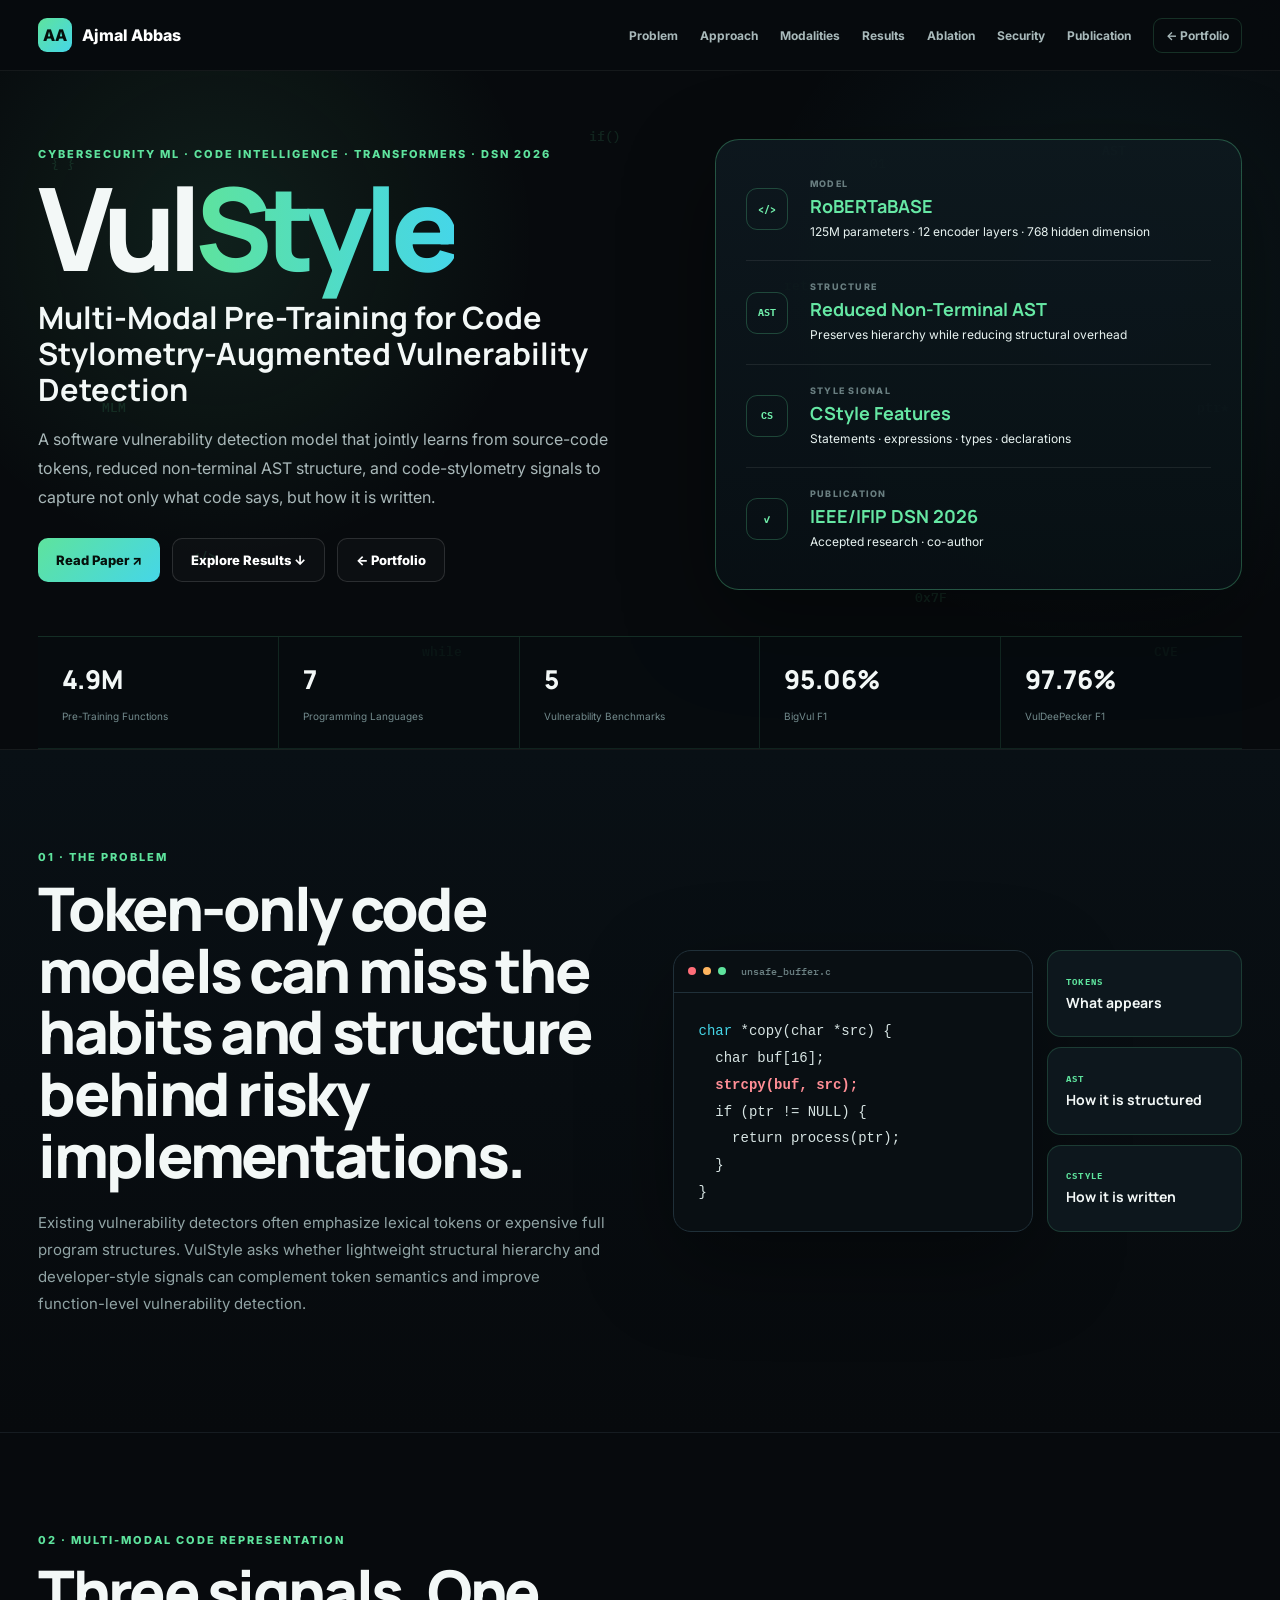
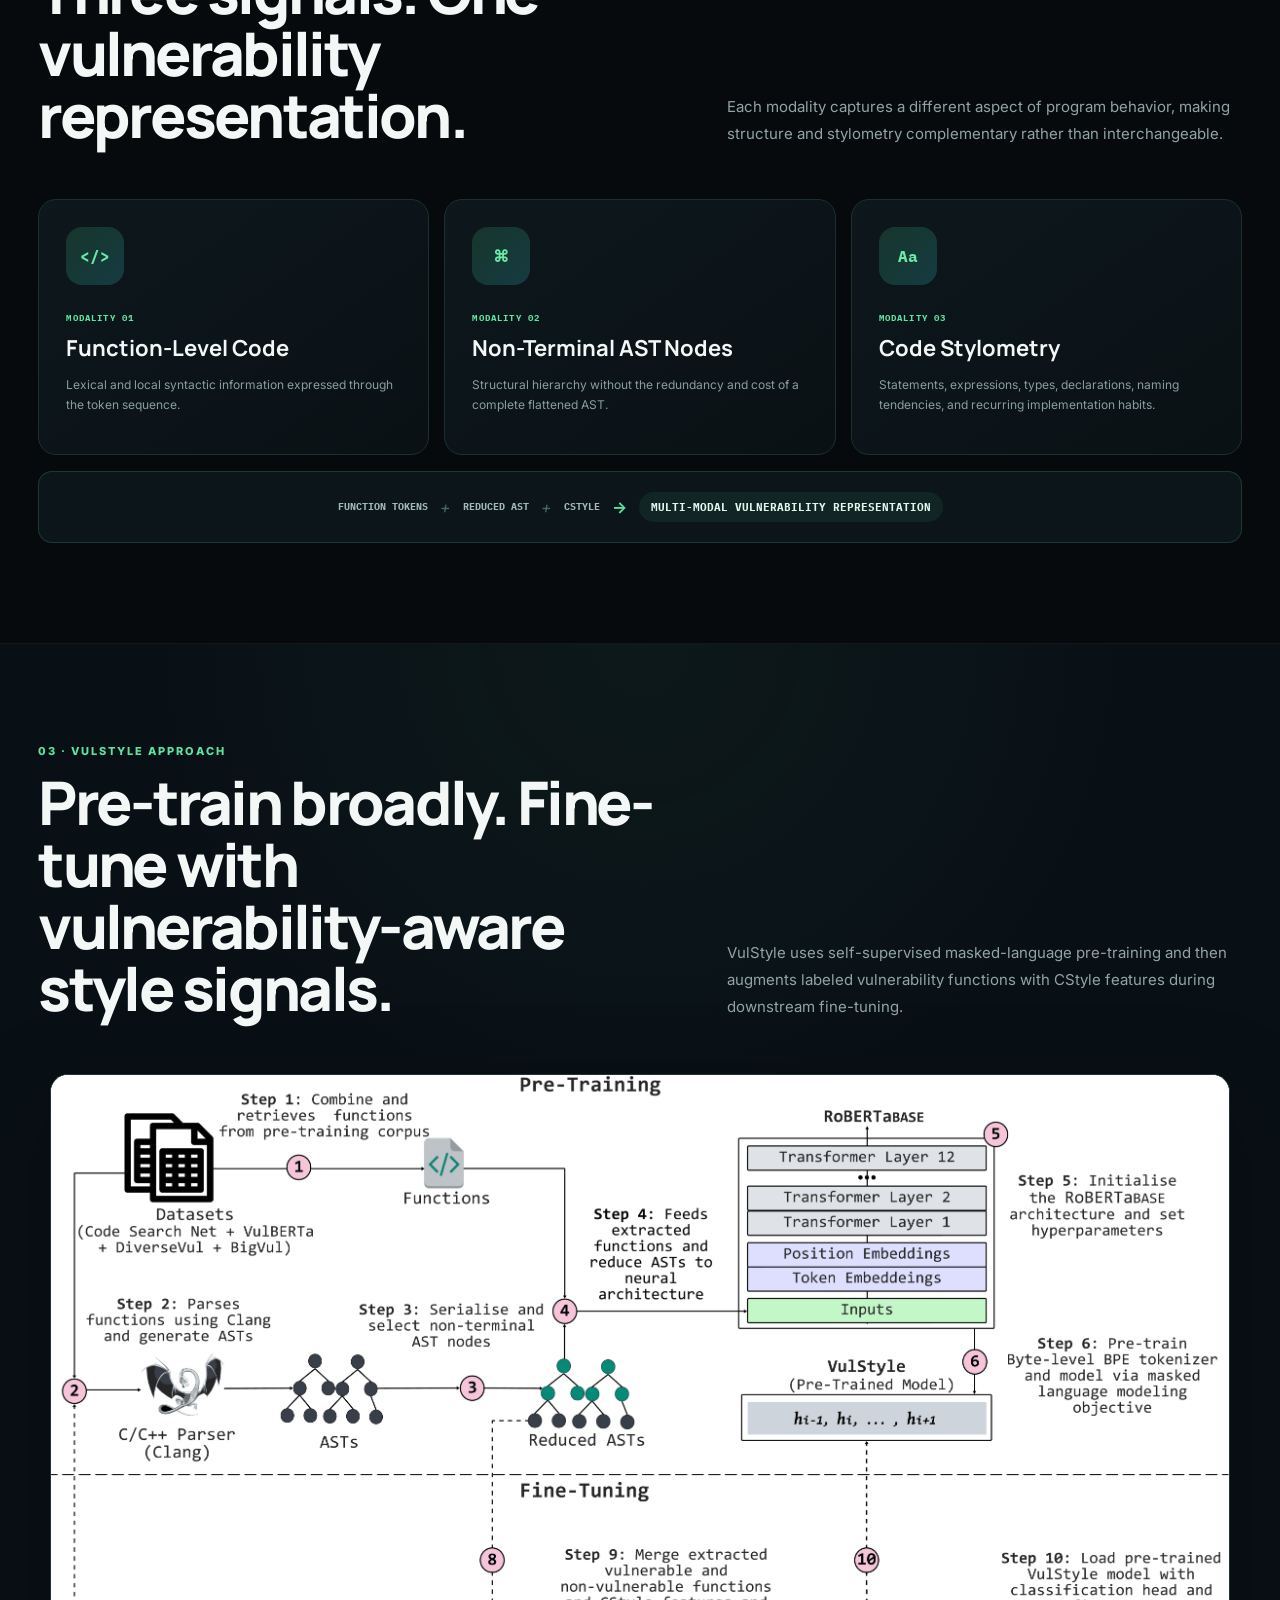
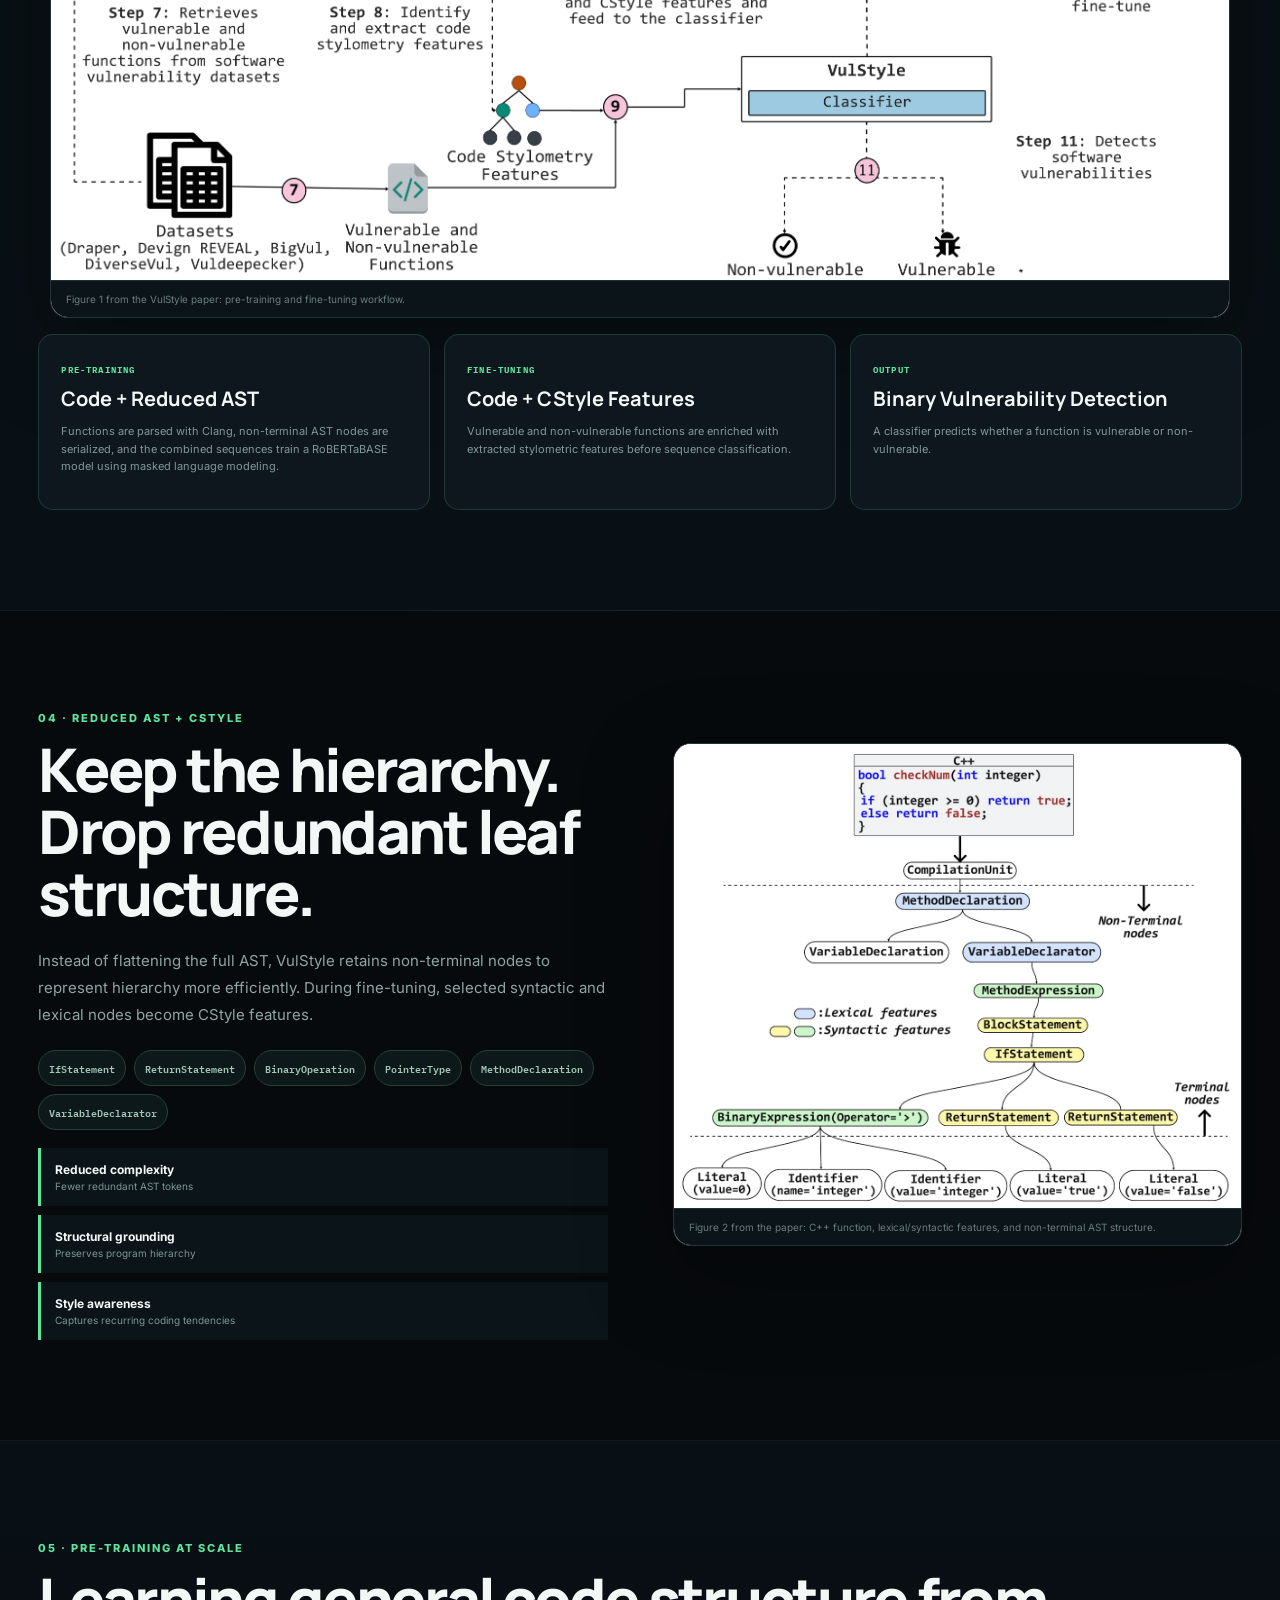
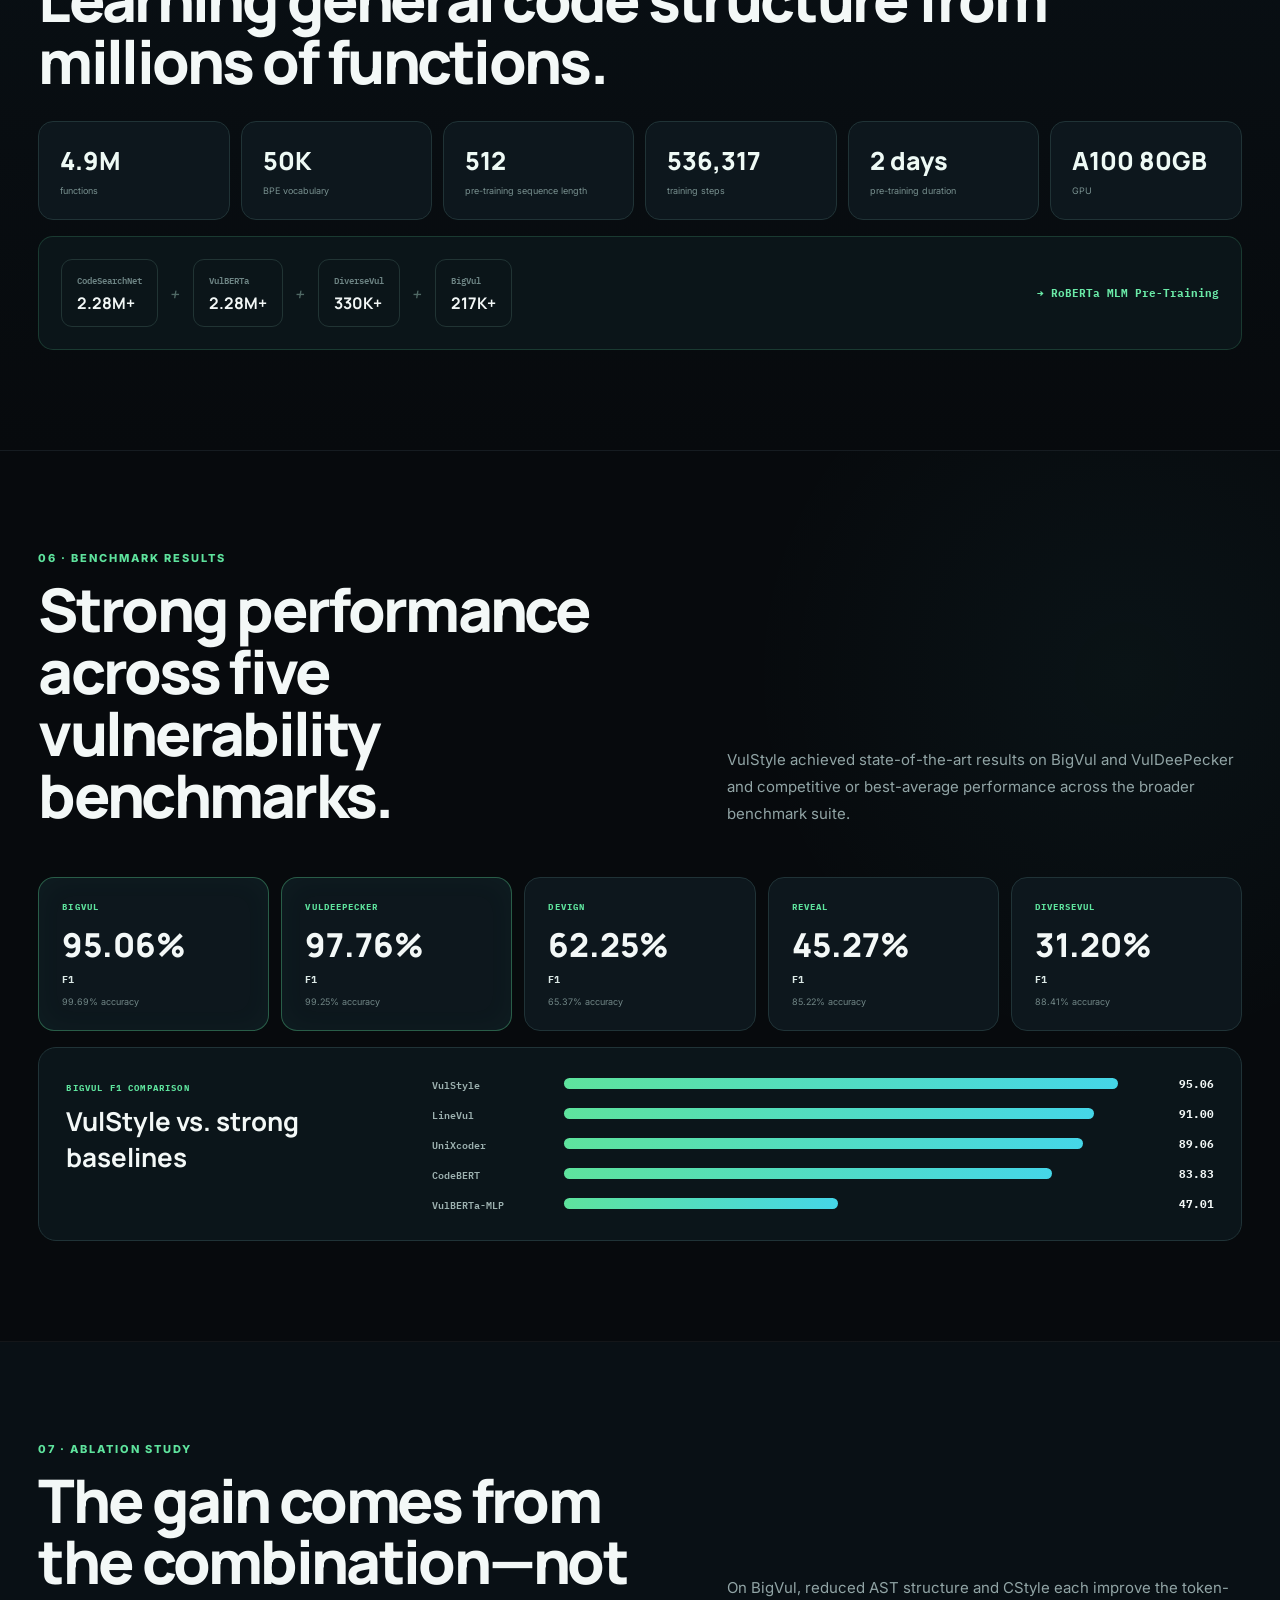
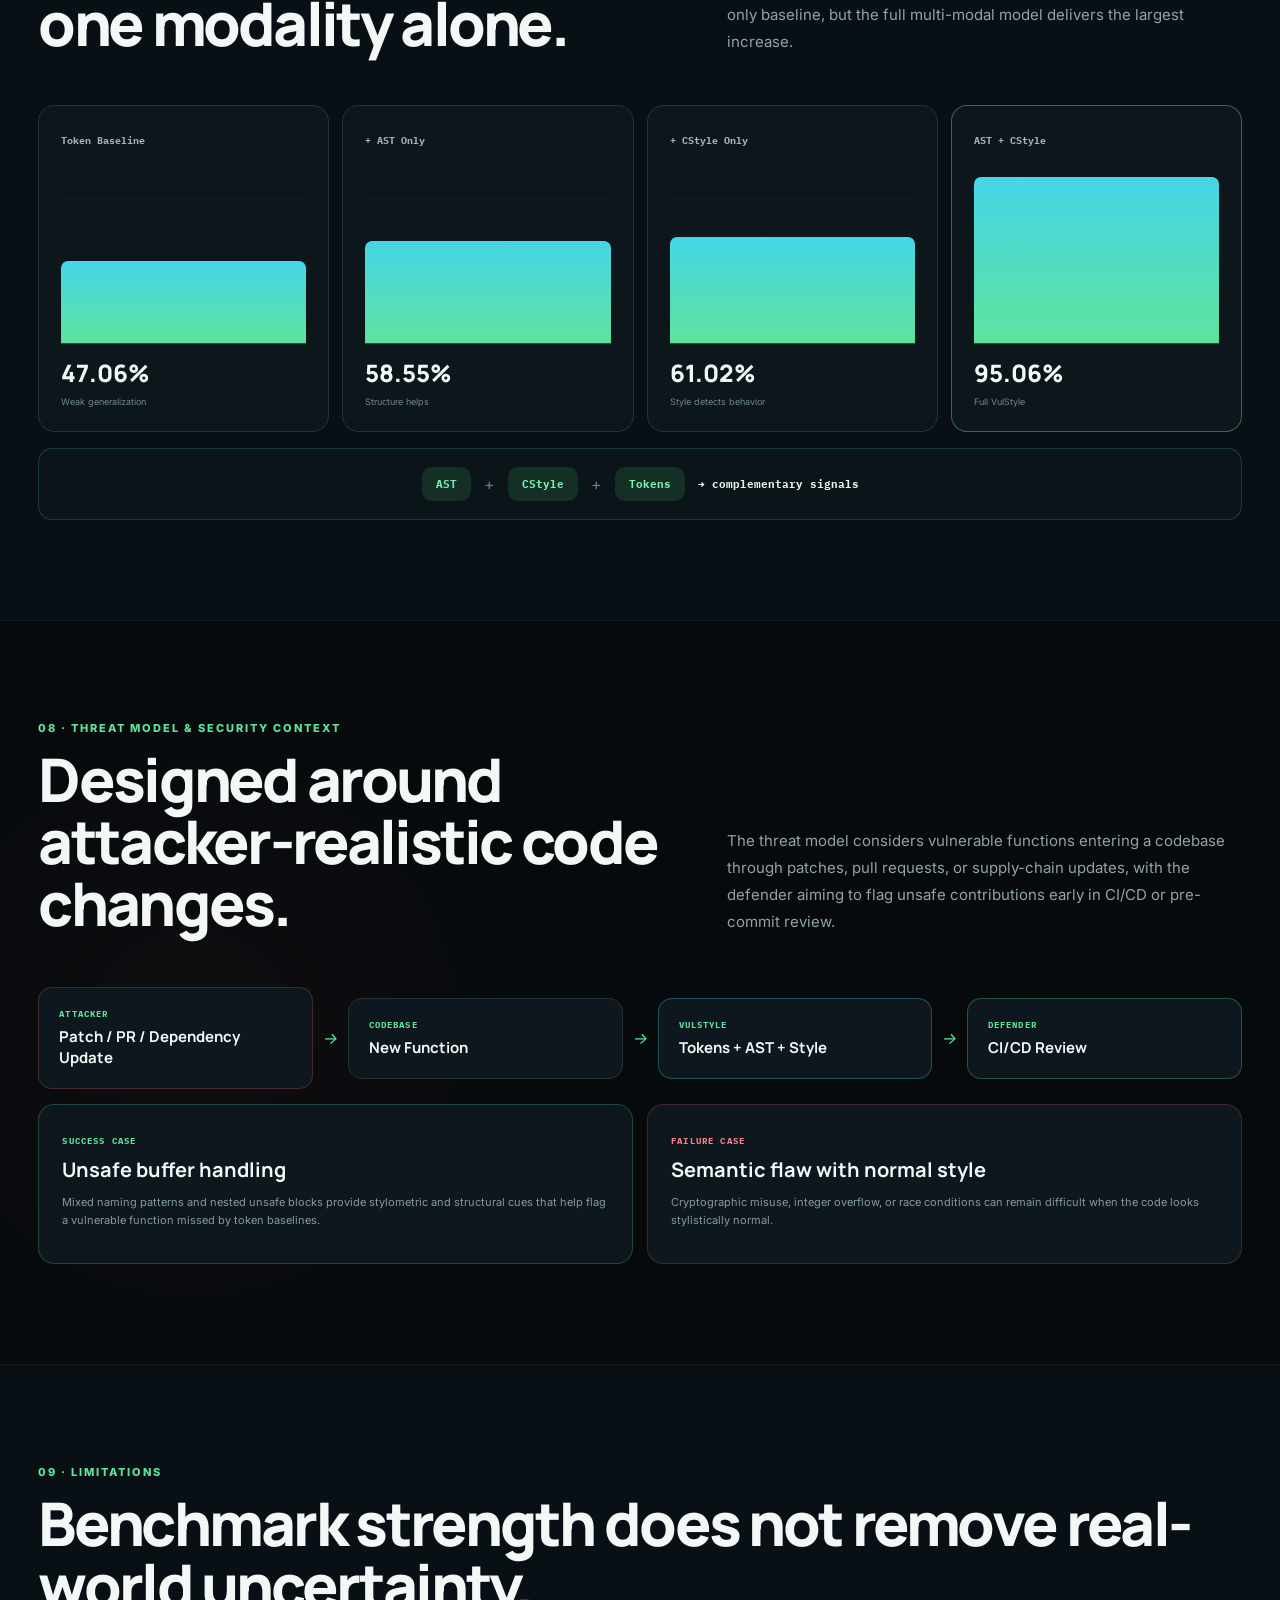
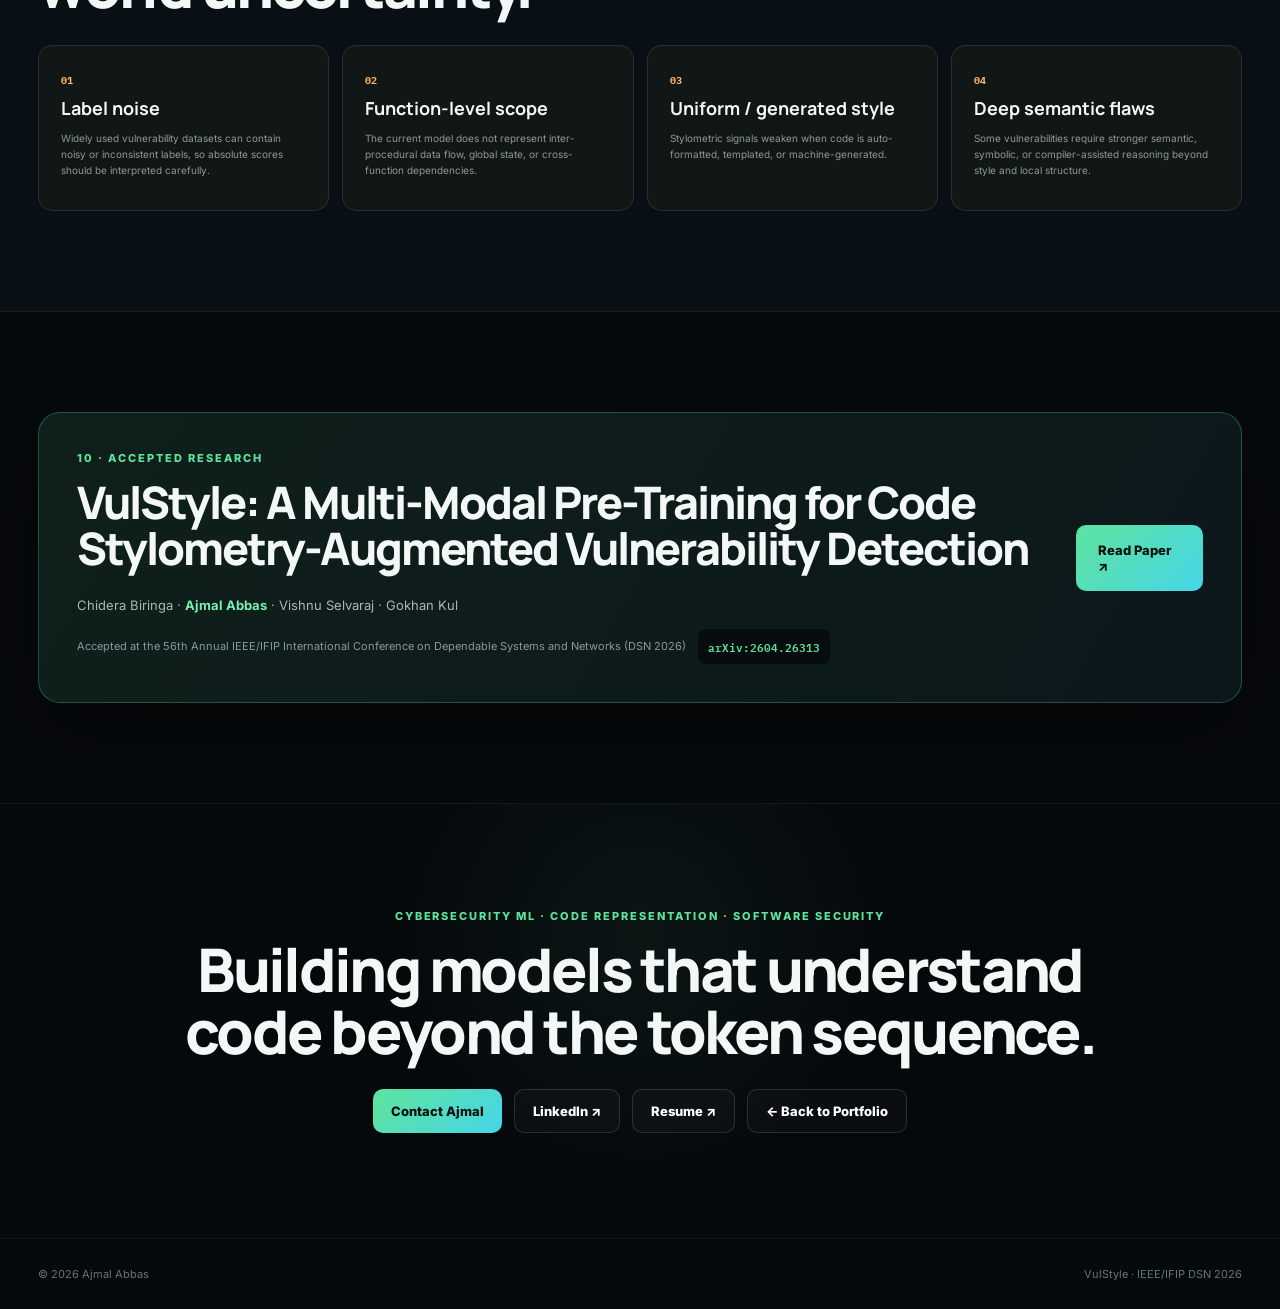
<file: vulstyle.html>
<!DOCTYPE html>
<html lang="en">
<head>
  <meta charset="UTF-8">
  <meta name="viewport" content="width=device-width, initial-scale=1.0">
  <title>VulStyle | Ajmal Abbas</title>
  <meta name="description" content="VulStyle case study — multi-modal pre-training for code stylometry-augmented software vulnerability detection, accepted at IEEE/IFIP DSN 2026.">
  <meta name="author" content="Ajmal Abbas">
  <meta name="robots" content="index, follow">
  <link rel="canonical" href="https://portfolio.ajmalabbas.workers.dev/vulstyle.html">
  <link rel="stylesheet" href="vulstyle.css">
  <meta name="theme-color" content="#07111c">
  <meta property="og:type" content="article">
  <meta property="og:title" content="VulStyle | Ajmal Abbas">
  <meta property="og:description" content="IEEE/IFIP DSN 2026 case study on multi-modal code representation using source code, reduced AST structure, and code stylometry for vulnerability detection.">
  <meta property="og:url" content="https://portfolio.ajmalabbas.workers.dev/vulstyle.html">
  <meta property="og:image" content="https://portfolio.ajmalabbas.workers.dev/profile.jpg">
  <meta name="twitter:card" content="summary_large_image">
</head>
<body>

<header class="vs-nav">
  <div class="vs-container nav-inner">
    <a class="brand" href="index.html"><span>AA</span>Ajmal Abbas</a>
    <nav class="nav-links">
      <a href="#problem">Problem</a>
      <a href="#approach">Approach</a>
      <a href="#modalities">Modalities</a>
      <a href="#results">Results</a>
      <a href="#ablation">Ablation</a>
      <a href="#security">Security</a>
      <a href="#publication">Publication</a>
      <a class="portfolio-link" href="index.html">← Portfolio</a>
    </nav>
  </div>
</header>

<main>

<!-- HERO -->
<section class="vs-hero">
  <div class="code-rain" aria-hidden="true">
    <span>{ }</span><span>&lt;/&gt;</span><span>AST</span><span>0x7F</span><span>if()</span><span>ptr*</span>
    <span>MLM</span><span>return</span><span>while</span><span>CVE</span><span>01</span><span>10</span>
  </div>

  <div class="vs-container hero-grid">
    <div class="hero-copy">
      <div class="kicker">CYBERSECURITY ML · CODE INTELLIGENCE · TRANSFORMERS · DSN 2026</div>

      <h1>Vul<span>Style</span></h1>
      <h2>Multi-Modal Pre-Training for Code Stylometry-Augmented Vulnerability Detection</h2>

      <p>
        A software vulnerability detection model that jointly learns from source-code tokens,
        reduced non-terminal AST structure, and code-stylometry signals to capture not only
        what code says, but how it is written.
      </p>

      <div class="hero-actions">
        <a class="btn primary" href="https://arxiv.org/abs/2604.26313" target="_blank" rel="noopener">Read Paper ↗</a>
        <a class="btn" href="#results">Explore Results ↓</a>
        <a class="btn" href="index.html">← Portfolio</a>
      </div>
    </div>

    <aside class="hero-panel">
      <div class="panel-row">
        <div class="panel-icon">&lt;/&gt;</div>
        <div><span>MODEL</span><strong>RoBERTaBASE</strong><small>125M parameters · 12 encoder layers · 768 hidden dimension</small></div>
      </div>
      <div class="panel-row">
        <div class="panel-icon">AST</div>
        <div><span>STRUCTURE</span><strong>Reduced Non-Terminal AST</strong><small>Preserves hierarchy while reducing structural overhead</small></div>
      </div>
      <div class="panel-row">
        <div class="panel-icon">CS</div>
        <div><span>STYLE SIGNAL</span><strong>CStyle Features</strong><small>Statements · expressions · types · declarations</small></div>
      </div>
      <div class="panel-row">
        <div class="panel-icon">✓</div>
        <div><span>PUBLICATION</span><strong>IEEE/IFIP DSN 2026</strong><small>Accepted research · co-author</small></div>
      </div>
    </aside>
  </div>

  <div class="vs-container hero-metrics">
    <div><b>4.9M</b><span>Pre-Training Functions</span></div>
    <div><b>7</b><span>Programming Languages</span></div>
    <div><b>5</b><span>Vulnerability Benchmarks</span></div>
    <div><b>95.06%</b><span>BigVul F1</span></div>
    <div><b>97.76%</b><span>VulDeePecker F1</span></div>
  </div>
</section>

<!-- PROBLEM -->
<section id="problem" class="vs-section problem-section">
  <div class="vs-container two-col">
    <div>
      <div class="section-index">01 · THE PROBLEM</div>
      <h2>Token-only code models can miss the habits and structure behind risky implementations.</h2>
      <p class="section-copy">
        Existing vulnerability detectors often emphasize lexical tokens or expensive full program structures.
        VulStyle asks whether lightweight structural hierarchy and developer-style signals can complement
        token semantics and improve function-level vulnerability detection.
      </p>
    </div>

    <div class="problem-visual">
      <div class="code-window">
        <div class="window-top"><i></i><i></i><i></i><span>unsafe_buffer.c</span></div>
        <pre><code><em>char</em> *copy(char *src) {
  char buf[16];
  <strong>strcpy(buf, src);</strong>
  if (ptr != NULL) {
    return process(ptr);
  }
}</code></pre>
      </div>

      <div class="signal-stack">
        <article><span>TOKENS</span><b>What appears</b></article>
        <article><span>AST</span><b>How it is structured</b></article>
        <article><span>CSTYLE</span><b>How it is written</b></article>
      </div>
    </div>
  </div>
</section>

<!-- MODALITIES -->
<section id="modalities" class="vs-section modality-section">
  <div class="vs-container">
    <div class="section-index">02 · MULTI-MODAL CODE REPRESENTATION</div>
    <div class="heading-row">
      <h2>Three signals. One vulnerability representation.</h2>
      <p>
        Each modality captures a different aspect of program behavior, making structure and stylometry
        complementary rather than interchangeable.
      </p>
    </div>

    <div class="modality-grid">
      <article class="token">
        <div class="modality-icon">&lt;/&gt;</div>
        <span>MODALITY 01</span>
        <h3>Function-Level Code</h3>
        <p>Lexical and local syntactic information expressed through the token sequence.</p>
      </article>

      <article class="ast">
        <div class="modality-icon">⌘</div>
        <span>MODALITY 02</span>
        <h3>Non-Terminal AST Nodes</h3>
        <p>Structural hierarchy without the redundancy and cost of a complete flattened AST.</p>
      </article>

      <article class="style">
        <div class="modality-icon">Aa</div>
        <span>MODALITY 03</span>
        <h3>Code Stylometry</h3>
        <p>Statements, expressions, types, declarations, naming tendencies, and recurring implementation habits.</p>
      </article>
    </div>

    <div class="fusion-strip">
      <span>FUNCTION TOKENS</span><i>+</i><span>REDUCED AST</span><i>+</i><span>CSTYLE</span>
      <b>→</b><strong>MULTI-MODAL VULNERABILITY REPRESENTATION</strong>
    </div>
  </div>
</section>

<!-- APPROACH -->
<section id="approach" class="vs-section approach-section">
  <div class="vs-container">
    <div class="section-index">03 · VULSTYLE APPROACH</div>
    <div class="heading-row">
      <h2>Pre-train broadly. Fine-tune with vulnerability-aware style signals.</h2>
      <p>
        VulStyle uses self-supervised masked-language pre-training and then augments labeled
        vulnerability functions with CStyle features during downstream fine-tuning.
      </p>
    </div>

    <figure class="paper-figure approach-figure">
      <img src="vulstyle-assets/vulstyle-approach.jpg" alt="VulStyle pre-training and fine-tuning workflow from the paper">
      <figcaption>Figure 1 from the VulStyle paper: pre-training and fine-tuning workflow.</figcaption>
    </figure>

    <div class="phase-grid">
      <article>
        <span>PRE-TRAINING</span>
        <h3>Code + Reduced AST</h3>
        <p>Functions are parsed with Clang, non-terminal AST nodes are serialized, and the combined sequences train a RoBERTaBASE model using masked language modeling.</p>
      </article>
      <article>
        <span>FINE-TUNING</span>
        <h3>Code + CStyle Features</h3>
        <p>Vulnerable and non-vulnerable functions are enriched with extracted stylometric features before sequence classification.</p>
      </article>
      <article>
        <span>OUTPUT</span>
        <h3>Binary Vulnerability Detection</h3>
        <p>A classifier predicts whether a function is vulnerable or non-vulnerable.</p>
      </article>
    </div>
  </div>
</section>

<!-- AST -->
<section class="vs-section ast-section">
  <div class="vs-container two-col ast-layout">
    <div>
      <div class="section-index">04 · REDUCED AST + CSTYLE</div>
      <h2>Keep the hierarchy. Drop redundant leaf structure.</h2>
      <p class="section-copy">
        Instead of flattening the full AST, VulStyle retains non-terminal nodes to represent hierarchy
        more efficiently. During fine-tuning, selected syntactic and lexical nodes become CStyle features.
      </p>

      <div class="feature-chips">
        <span>IfStatement</span><span>ReturnStatement</span><span>BinaryOperation</span>
        <span>PointerType</span><span>MethodDeclaration</span><span>VariableDeclarator</span>
      </div>

      <div class="ast-benefits">
        <article><b>Reduced complexity</b><span>Fewer redundant AST tokens</span></article>
        <article><b>Structural grounding</b><span>Preserves program hierarchy</span></article>
        <article><b>Style awareness</b><span>Captures recurring coding tendencies</span></article>
      </div>
    </div>

    <figure class="paper-figure">
      <img src="vulstyle-assets/cpp-ast.jpg" alt="C++ program and corresponding AST used to illustrate VulStyle features">
      <figcaption>Figure 2 from the paper: C++ function, lexical/syntactic features, and non-terminal AST structure.</figcaption>
    </figure>
  </div>
</section>

<!-- PRETRAINING -->
<section class="vs-section training-section">
  <div class="vs-container">
    <div class="section-index">05 · PRE-TRAINING AT SCALE</div>
    <h2>Learning general code structure from millions of functions.</h2>

    <div class="training-metrics">
      <article><b>4.9M</b><span>functions</span></article>
      <article><b>50K</b><span>BPE vocabulary</span></article>
      <article><b>512</b><span>pre-training sequence length</span></article>
      <article><b>536,317</b><span>training steps</span></article>
      <article><b>2 days</b><span>pre-training duration</span></article>
      <article><b>A100 80GB</b><span>GPU</span></article>
    </div>

    <div class="dataset-flow">
      <div><span>CodeSearchNet</span><b>2.28M+</b></div>
      <i>+</i>
      <div><span>VulBERTa</span><b>2.28M+</b></div>
      <i>+</i>
      <div><span>DiverseVul</span><b>330K+</b></div>
      <i>+</i>
      <div><span>BigVul</span><b>217K+</b></div>
      <strong>→ RoBERTa MLM Pre-Training</strong>
    </div>
  </div>
</section>

<!-- RESULTS -->
<section id="results" class="vs-section results-section">
  <div class="vs-container">
    <div class="section-index">06 · BENCHMARK RESULTS</div>
    <div class="heading-row">
      <h2>Strong performance across five vulnerability benchmarks.</h2>
      <p>
        VulStyle achieved state-of-the-art results on BigVul and VulDeePecker and competitive
        or best-average performance across the broader benchmark suite.
      </p>
    </div>

    <div class="result-cards">
      <article class="best">
        <span>BIGVUL</span><strong>95.06%</strong><b>F1</b><small>99.69% accuracy</small>
      </article>
      <article class="best">
        <span>VULDEEPECKER</span><strong>97.76%</strong><b>F1</b><small>99.25% accuracy</small>
      </article>
      <article>
        <span>DEVIGN</span><strong>62.25%</strong><b>F1</b><small>65.37% accuracy</small>
      </article>
      <article>
        <span>REVEAL</span><strong>45.27%</strong><b>F1</b><small>85.22% accuracy</small>
      </article>
      <article>
        <span>DIVERSEVUL</span><strong>31.20%</strong><b>F1</b><small>88.41% accuracy</small>
      </article>
    </div>

    <div class="comparison-panel">
      <div>
        <span>BIGVUL F1 COMPARISON</span>
        <h3>VulStyle vs. strong baselines</h3>
      </div>
      <div class="bars">
        <div class="bar-row"><b>VulStyle</b><i style="--w:95.06%"></i><strong>95.06</strong></div>
        <div class="bar-row"><b>LineVul</b><i style="--w:91%"></i><strong>91.00</strong></div>
        <div class="bar-row"><b>UniXcoder</b><i style="--w:89.06%"></i><strong>89.06</strong></div>
        <div class="bar-row"><b>CodeBERT</b><i style="--w:83.83%"></i><strong>83.83</strong></div>
        <div class="bar-row"><b>VulBERTa-MLP</b><i style="--w:47.01%"></i><strong>47.01</strong></div>
      </div>
    </div>
  </div>
</section>

<!-- ABLATION -->
<section id="ablation" class="vs-section ablation-section">
  <div class="vs-container">
    <div class="section-index">07 · ABLATION STUDY</div>
    <div class="heading-row">
      <h2>The gain comes from the combination—not one modality alone.</h2>
      <p>
        On BigVul, reduced AST structure and CStyle each improve the token-only baseline,
        but the full multi-modal model delivers the largest increase.
      </p>
    </div>

    <div class="ablation-chart">
      <article style="--score:47.06"><span>Token Baseline</span><div><i></i></div><b>47.06%</b><small>Weak generalization</small></article>
      <article style="--score:58.55"><span>+ AST Only</span><div><i></i></div><b>58.55%</b><small>Structure helps</small></article>
      <article style="--score:61.02"><span>+ CStyle Only</span><div><i></i></div><b>61.02%</b><small>Style detects behavior</small></article>
      <article class="full" style="--score:95.06"><span>AST + CStyle</span><div><i></i></div><b>95.06%</b><small>Full VulStyle</small></article>
    </div>

    <div class="ablation-takeaway">
      <div class="synergy">AST</div><span>+</span><div class="synergy">CStyle</div><span>+</span><div class="synergy">Tokens</div><b>→ complementary signals</b>
    </div>
  </div>
</section>

<!-- SECURITY -->
<section id="security" class="vs-section security-section">
  <div class="vs-container">
    <div class="section-index">08 · THREAT MODEL & SECURITY CONTEXT</div>
    <div class="heading-row">
      <h2>Designed around attacker-realistic code changes.</h2>
      <p>
        The threat model considers vulnerable functions entering a codebase through patches,
        pull requests, or supply-chain updates, with the defender aiming to flag unsafe contributions
        early in CI/CD or pre-commit review.
      </p>
    </div>

    <div class="security-flow">
      <div class="attacker"><span>ATTACKER</span><b>Patch / PR / Dependency Update</b></div>
      <i>→</i>
      <div class="repo"><span>CODEBASE</span><b>New Function</b></div>
      <i>→</i>
      <div class="scanner"><span>VULSTYLE</span><b>Tokens + AST + Style</b></div>
      <i>→</i>
      <div class="defender"><span>DEFENDER</span><b>CI/CD Review</b></div>
    </div>

    <div class="scenario-grid">
      <article class="success"><span>SUCCESS CASE</span><h3>Unsafe buffer handling</h3><p>Mixed naming patterns and nested unsafe blocks provide stylometric and structural cues that help flag a vulnerable function missed by token baselines.</p></article>
      <article class="failure"><span>FAILURE CASE</span><h3>Semantic flaw with normal style</h3><p>Cryptographic misuse, integer overflow, or race conditions can remain difficult when the code looks stylistically normal.</p></article>
    </div>
  </div>
</section>

<!-- LIMITATIONS -->
<section class="vs-section limitations-section">
  <div class="vs-container">
    <div class="section-index">09 · LIMITATIONS</div>
    <h2>Benchmark strength does not remove real-world uncertainty.</h2>

    <div class="limitations-grid">
      <article><span>01</span><h3>Label noise</h3><p>Widely used vulnerability datasets can contain noisy or inconsistent labels, so absolute scores should be interpreted carefully.</p></article>
      <article><span>02</span><h3>Function-level scope</h3><p>The current model does not represent inter-procedural data flow, global state, or cross-function dependencies.</p></article>
      <article><span>03</span><h3>Uniform / generated style</h3><p>Stylometric signals weaken when code is auto-formatted, templated, or machine-generated.</p></article>
      <article><span>04</span><h3>Deep semantic flaws</h3><p>Some vulnerabilities require stronger semantic, symbolic, or compiler-assisted reasoning beyond style and local structure.</p></article>
    </div>
  </div>
</section>

<!-- PUBLICATION -->
<section id="publication" class="vs-section publication-section">
  <div class="vs-container publication-card">
    <div>
      <div class="section-index">10 · ACCEPTED RESEARCH</div>
      <h2>VulStyle: A Multi-Modal Pre-Training for Code Stylometry-Augmented Vulnerability Detection</h2>
      <p class="authors">Chidera Biringa · <strong>Ajmal Abbas</strong> · Vishnu Selvaraj · Gokhan Kul</p>
      <div class="publication-meta">
        <span>Accepted at the 56th Annual IEEE/IFIP International Conference on Dependable Systems and Networks (DSN 2026)</span>
        <code>arXiv:2604.26313</code>
      </div>
    </div>

    <a class="btn primary large" href="https://arxiv.org/abs/2604.26313" target="_blank" rel="noopener">Read Paper ↗</a>
  </div>
</section>

<section class="final-cta">
  <div class="vs-container">
    <div class="kicker">CYBERSECURITY ML · CODE REPRESENTATION · SOFTWARE SECURITY</div>
    <h2>Building models that understand code beyond the token sequence.</h2>
    <div class="hero-actions center">
      <a class="btn primary" href="mailto:ajmalimra.a@gmail.com">Contact Ajmal</a>
      <a class="btn" href="https://www.linkedin.com/in/aabbas2002/" target="_blank" rel="noopener">LinkedIn ↗</a>
      <a class="btn" href="Ajmal_Abbas_Resume.pdf" target="_blank">Resume ↗</a>
      <a class="btn" href="index.html">← Back to Portfolio</a>
    </div>
  </div>
</section>

</main>

<footer>
  <div class="vs-container footer-inner">
    <span>© 2026 Ajmal Abbas</span>
    <span>VulStyle · IEEE/IFIP DSN 2026</span>
  </div>
</footer>

</body>
</html>
</file>
<file: styles.css>
@import url('https://fonts.googleapis.com/css2?family=Inter:wght@400;500;600;700;800&family=Manrope:wght@600;700;800&display=swap');
:root{--bg:#07111c;--panel:#0d1a2a;--line:rgba(255,255,255,.1);--text:#f6f3ea;--muted:#9eb0c3;--blue:#5b8cff;--teal:#43d6c8;--violet:#a27cff;--warm:#ffc27a;--shadow:0 24px 80px rgba(0,0,0,.28)}
*{box-sizing:border-box}html{scroll-behavior:smooth}body{margin:0;font-family:Inter,system-ui,sans-serif;color:var(--text);background:radial-gradient(circle at 10% 4%,rgba(67,214,200,.09),transparent 23%),radial-gradient(circle at 88% 10%,rgba(162,124,255,.10),transparent 24%),linear-gradient(180deg,#06101a,#08131f 50%,#07111c);overflow-x:hidden}body:before{content:"";position:fixed;inset:0;pointer-events:none;opacity:.18;background-image:linear-gradient(rgba(255,255,255,.025) 1px,transparent 1px),linear-gradient(90deg,rgba(255,255,255,.025) 1px,transparent 1px);background-size:56px 56px;mask-image:linear-gradient(to bottom,black,transparent 80%)}
.container{width:min(1400px,92vw);margin:auto}.section{position:relative;padding:110px 0}.nav-wrap{position:sticky;top:0;z-index:50;backdrop-filter:blur(18px);background:rgba(5,13,23,.82);border-bottom:1px solid rgba(255,255,255,.06)}.nav{height:76px;display:flex;align-items:center;justify-content:space-between}.brand{display:flex;gap:11px;align-items:center;color:#fff;text-decoration:none;font-weight:800}.brand-mark{width:34px;height:34px;border-radius:10px;display:grid;place-items:center;color:#07111c;background:linear-gradient(135deg,var(--teal),var(--blue))}.nav-links{display:flex;gap:24px;align-items:center}.nav-links a{color:#b8c4d2;text-decoration:none;font-size:13px;font-weight:600}.nav-links a:hover{color:#fff}.menu-toggle{display:none;background:none;border:0;color:#fff;font-size:24px}
.eyebrow{font-size:12px;letter-spacing:.18em;font-weight:800;color:var(--blue);text-transform:uppercase}.teal{color:var(--teal)!important}.violet{color:var(--violet)!important}.warm{color:var(--warm)!important}h1,h2,h3{font-family:Manrope,Inter,sans-serif;margin:0}.hero{min-height:780px;display:flex;align-items:center;overflow:hidden}.hero-grid{display:grid;grid-template-columns:1.14fr .86fr;gap:70px;align-items:center}.hero h1{font-size:clamp(72px,8vw,138px);line-height:.86;letter-spacing:-.06em;margin:20px 0 30px}.hero h1 span{display:block;color:transparent;background:linear-gradient(90deg,var(--blue),var(--teal),var(--violet));-webkit-background-clip:text;background-clip:text}.hero h2{max-width:900px;font-size:clamp(28px,3vw,50px);line-height:1.05;letter-spacing:-.035em}.hero p{max-width:760px;color:#c6d1dc;font-size:17px;line-height:1.75;margin:26px 0}.hero-actions{display:flex;gap:14px;flex-wrap:wrap;margin-top:28px}.btn{display:inline-flex;align-items:center;justify-content:center;padding:14px 19px;border-radius:12px;text-decoration:none;font-size:14px;font-weight:700;transition:.25s}.btn-primary{color:#07111c;background:linear-gradient(135deg,var(--teal),#77f0d7)}.btn-primary:hover{transform:translateY(-2px);box-shadow:0 12px 38px rgba(67,214,200,.25)}.btn-ghost{color:#fff;border:1px solid rgba(255,255,255,.18);background:rgba(255,255,255,.03)}.btn-link{color:#b9c7d6}.credibility-strip{display:grid;grid-template-columns:repeat(3,1fr);margin-top:48px;border-top:1px solid var(--line);border-bottom:1px solid var(--line)}.credibility-strip div{padding:18px 24px 18px 0}.credibility-strip strong,.credibility-strip span{display:block}.credibility-strip span{color:var(--muted);font-size:12px;margin-top:6px}
.hero-visual{display:flex;justify-content:center}.orbital-card{width:min(520px,92vw);aspect-ratio:1;border-radius:50%;position:relative;display:grid;place-items:center;background:radial-gradient(circle,rgba(45,103,255,.20),rgba(162,124,255,.08) 38%,transparent 68%)}.core{width:108px;height:108px;border-radius:28px;display:grid;place-items:center;background:linear-gradient(135deg,#3a6cff,#8d6bff);font:800 32px Manrope;box-shadow:0 0 70px rgba(91,140,255,.45)}.orbit{position:absolute;border:1px solid rgba(104,160,255,.30);border-radius:50%}.o1{width:70%;height:48%;transform:rotate(20deg)}.o2{width:86%;height:56%;transform:rotate(-24deg)}.o3{width:58%;height:84%;transform:rotate(40deg)}.node{position:absolute;padding:8px 10px;border:1px solid rgba(255,255,255,.15);border-radius:999px;background:rgba(7,17,28,.75);font-size:11px}.n1{top:20%;left:5%}.n2{bottom:24%;left:0}.n3{top:18%;right:0}.n4{bottom:18%;right:6%}.aura,.section-glow{position:absolute;border-radius:50%;filter:blur(100px);opacity:.13;pointer-events:none}.a1{width:420px;height:420px;background:var(--blue);right:-80px;top:60px}.a2{width:320px;height:320px;background:var(--teal);left:-140px;bottom:0}
.about-section{background:linear-gradient(110deg,rgba(67,214,200,.045),transparent 35%,rgba(162,124,255,.05))}.about-grid{display:grid;grid-template-columns:.42fr 1fr;gap:70px;align-items:center}.portrait-wrap{position:relative;max-width:410px}.portrait-frame{border-radius:34px;overflow:hidden;border:1px solid rgba(255,255,255,.13);box-shadow:var(--shadow)}.portrait-frame img{display:block;width:100%;height:520px;object-fit:cover;object-position:50% 38%}.portrait-accent{position:absolute;width:120px;height:120px;border:2px solid var(--teal);border-radius:30px;right:-24px;bottom:-24px;z-index:-1}.about-copy h2,.section-heading h2{font-size:clamp(40px,5vw,70px);line-height:1.02;letter-spacing:-.04em;margin:14px 0 24px}.about-copy p,.section-heading p{color:#b8c6d4;line-height:1.75;font-size:16px;max-width:920px}.focus-grid{display:grid;grid-template-columns:repeat(3,1fr);gap:12px;margin-top:30px}.focus-grid div{padding:16px;border-radius:14px;border:1px solid var(--line);background:rgba(255,255,255,.025);font-size:13px;font-weight:600}
.section-heading{margin-bottom:42px}.teal-glow{width:520px;height:520px;background:var(--teal);left:-180px;top:100px}.violet-glow{width:520px;height:520px;background:var(--violet);right:-190px;top:80px}.research-grid{display:grid;grid-template-columns:1fr 1fr;gap:24px}.feature-card,.project-card,.pub-card,.skill-card,.cert-card,.edu-card{border:1px solid var(--line);background:linear-gradient(180deg,rgba(18,34,52,.82),rgba(10,24,38,.92));box-shadow:var(--shadow)}.feature-card{border-radius:24px;overflow:hidden;position:relative;transition:transform .25s,border-color .25s}.feature-card:hover{transform:translateY(-4px);border-color:rgba(67,214,200,.35)}.card-cover-link{position:absolute;inset:0;z-index:4}.visual{height:240px;position:relative;overflow:hidden}.marine-visual{background:radial-gradient(circle at 60% 20%,rgba(67,214,200,.23),transparent 25%),linear-gradient(180deg,#10273a,#0b1824)}.wave{position:absolute;border:1px solid rgba(67,214,200,.48);border-radius:50%}.w1{width:520px;height:120px;left:20%;top:65px}.w2{width:620px;height:160px;left:-10%;top:105px}.w3{width:430px;height:90px;right:-5%;top:135px}.multimodal-visual{display:grid;grid-template-columns:1fr 1fr 1.4fr 1fr;gap:10px;place-items:center;background:radial-gradient(circle at 50% 50%,rgba(162,124,255,.21),transparent 30%),linear-gradient(180deg,#16152c,#0c1625)}.multimodal-visual>span,.confidence{padding:13px;border:1px solid rgba(255,255,255,.14);border-radius:12px;background:rgba(8,18,31,.72);font-size:11px;font-weight:700;text-align:center}.confidence{padding:28px 18px;border-radius:50%}.card-content,.project-card,.pub-card,.skill-card,.cert-card,.edu-card{padding:28px}.micro-label{font-size:10px;letter-spacing:.14em;font-weight:800;color:var(--blue);text-transform:uppercase}.card-content h3,.project-card h3,.pub-card h3{font-size:24px;line-height:1.18;margin:10px 0 12px}.card-content p,.project-card p,.pub-card p,.skill-card p,.cert-card p,.edu-card p{color:#aebdcc;line-height:1.65;font-size:14px}.tag-row{display:flex;flex-wrap:wrap;gap:8px;margin-top:20px}.tag-row span{font-size:10px;padding:7px 9px;border-radius:8px;border:1px solid rgba(255,255,255,.11);background:rgba(255,255,255,.035)}.metric-mini{display:flex;gap:14px;flex-wrap:wrap;margin-top:18px;color:#91a9bb;font-size:11px}.metric-mini b{color:#dffdf9;font-size:14px}.case-link{margin-top:22px;color:var(--teal);font-size:13px;font-weight:800}.case-link.muted{color:#6f8295}
.project-grid{display:grid;grid-template-columns:repeat(4,1fr);gap:18px}.project-card{border-radius:20px;min-height:330px}.project-icon{width:42px;height:42px;border-radius:12px;display:grid;place-items:center;margin-bottom:24px;color:#07111c}.violet-bg{background:var(--violet)}.teal-bg{background:var(--teal)}.blue-bg{background:var(--blue)}.warm-bg{background:var(--warm)}.publication-grid,.cert-grid,.education-grid{display:grid;grid-template-columns:repeat(3,1fr);gap:18px}.pub-card,.cert-card,.edu-card{border-radius:18px}.pub-year{font-size:11px;color:var(--warm);font-weight:800}.status{display:inline-block;margin-top:18px;padding:7px 10px;border-radius:999px;background:rgba(67,214,200,.10);color:#83eadf;font-size:10px;font-weight:800}
.timeline{position:relative}.timeline:before{content:"";position:absolute;left:205px;top:0;bottom:0;width:1px;background:linear-gradient(var(--teal),rgba(255,255,255,.08))}.timeline-item{display:grid;grid-template-columns:175px 26px 1fr;gap:18px;padding-bottom:40px}.date{font-size:10px;color:#8ca1b5;font-weight:700;padding-top:7px}.dot{width:10px;height:10px;border-radius:50%;background:var(--teal);box-shadow:0 0 20px rgba(67,214,200,.55);margin-top:6px}.timeline-content h3{font-size:20px;margin-bottom:5px}.timeline-content h4{font-size:13px;color:#d0d8e1;margin:0 0 8px}.timeline-content p{color:#9fb0c0;font-size:13px;line-height:1.65;max-width:900px}.skills-section{background:linear-gradient(90deg,rgba(45,103,255,.04),rgba(162,124,255,.05))}.skill-grid{display:grid;grid-template-columns:repeat(5,1fr);gap:14px}.skill-card{border-radius:16px;min-height:170px}.skill-card h3{font-size:16px;margin-bottom:10px}.cert-brand{font-size:10px;letter-spacing:.2em;font-weight:900;color:var(--violet)}.cert-card h3,.edu-card h3{font-size:22px;margin:12px 0}.edu-card>span{font-size:10px;color:var(--warm);font-weight:800}.edu-card strong{display:block;margin:18px 0 8px}.edu-card small{color:#8ea0b2;line-height:1.55;display:block}.contact-card{display:flex;justify-content:space-between;gap:30px;align-items:center;padding:40px;border-radius:26px;border:1px solid rgba(91,140,255,.34);background:linear-gradient(115deg,rgba(67,214,200,.09),rgba(91,140,255,.16),rgba(162,124,255,.12));box-shadow:var(--shadow)}.contact-card h2{font-size:clamp(38px,4vw,60px);margin:10px 0}.contact-card p{color:#b9c8d5;max-width:700px}.contact-actions{display:flex;gap:10px;flex-wrap:wrap}footer{padding:32px 0;border-top:1px solid rgba(255,255,255,.06)}.footer-inner{display:flex;justify-content:space-between;color:#6f8498;font-size:11px}.reveal{opacity:0;transform:translateY(18px);transition:.7s}.reveal.show{opacity:1;transform:none}
@media(max-width:1100px){.hero-grid,.about-grid{grid-template-columns:1fr}.project-grid{grid-template-columns:repeat(2,1fr)}.skill-grid{grid-template-columns:repeat(2,1fr)}.focus-grid{grid-template-columns:repeat(2,1fr)}}@media(max-width:820px){.section{padding:78px 0}.nav-links{display:none;position:absolute;top:76px;left:0;right:0;padding:20px;background:#08131f;flex-direction:column;align-items:flex-start}.nav-links.open{display:flex}.menu-toggle{display:block}.research-grid,.publication-grid,.cert-grid,.education-grid{grid-template-columns:1fr}.timeline:before{left:10px}.timeline-item{grid-template-columns:24px 1fr}.timeline-item .date{grid-column:2}.timeline-item .dot{grid-column:1;grid-row:1}.timeline-content{grid-column:2}.credibility-strip{grid-template-columns:1fr}.contact-card{flex-direction:column;align-items:flex-start}}@media(max-width:560px){.hero h1{font-size:62px}.project-grid,.skill-grid,.focus-grid{grid-template-columns:1fr}.orbital-card{width:300px}.visual{height:190px}}


/* GeneGuard project card integration */
.project-card{
  position:relative;
}

.project-card .card-cover-link{
  position:absolute;
  inset:0;
  z-index:6;
}

.project-card .case-link{
  position:relative;
  z-index:7;
  margin-top:20px;
  color:var(--teal);
  font-size:12px;
  font-weight:800;
  pointer-events:none;
}


/* AI Policy Intelligence card integration */
.project-card{position:relative}
.project-card .card-cover-link{position:absolute;inset:0;z-index:6}
.project-card .case-link{position:relative;z-index:7;margin-top:20px;color:var(--teal);font-size:12px;font-weight:800;pointer-events:none}


/* Paddy Leaf Disease project integration */
.agri-bg{
  background:linear-gradient(135deg,#A6EB64,#45C8A2);
}
.micro-label.agri{
  color:#86D856;
}
.project-grid{
  grid-template-columns:repeat(3,1fr);
}
@media(max-width:1100px){
  .project-grid{grid-template-columns:repeat(2,1fr)}
}
@media(max-width:560px){
  .project-grid{grid-template-columns:1fr}
}

/* Marine master's thesis publication */
.thesis-publication-card{border-color:rgba(77,201,255,.22)}
.thesis-pub-meta{display:flex;flex-wrap:wrap;gap:7px;margin:10px 0 13px}
.thesis-pub-meta span{padding:5px 8px;border-radius:7px;background:rgba(77,201,255,.07);border:1px solid rgba(77,201,255,.12);font-size:9px;color:var(--muted)}


/* =========================================================
   RECRUITER AUDIT — FINAL POLISH
   ========================================================= */
:focus-visible{
  outline:3px solid var(--teal);
  outline-offset:4px;
}
a,button{touch-action:manipulation}
.feature-card,.project-card,.pub-card,.skill-card,.cert-card,.edu-card{
  transition:transform .22s ease,border-color .22s ease,box-shadow .22s ease;
}
.project-card:hover,.pub-card:hover,.skill-card:hover,.cert-card:hover,.edu-card:hover{
  transform:translateY(-3px);
  border-color:rgba(91,140,255,.28);
}
.pub-card{position:relative;min-height:250px;padding-bottom:72px}
.pub-card .card-cover-link{z-index:2}
.pub-card h3,.pub-card p,.pub-card .pub-year,.pub-card .status,.thesis-pub-meta{position:relative;z-index:3;pointer-events:none}
.pub-external-link{
  position:absolute;
  z-index:8;
  right:24px;
  bottom:26px;
  color:#dce8f3;
  font-size:11px;
  font-weight:800;
  text-decoration:none;
  padding:7px 10px;
  border-radius:999px;
  border:1px solid rgba(255,255,255,.13);
  background:rgba(255,255,255,.035);
}
.pub-external-link:hover{border-color:rgba(67,214,200,.4);color:#fff}
.supporting-project{border-style:dashed}
.supporting-project .case-link.muted{color:#71869a}
.nav-links a{white-space:nowrap}
.nav-links a:focus-visible,.brand:focus-visible{border-radius:6px}
.hero-actions .btn,.contact-actions .btn{min-height:46px}
@media(max-width:820px){
  .nav-links{max-height:calc(100vh - 76px);overflow:auto}
  .nav-links a{width:100%;padding:8px 0;font-size:14px}
  .hero{min-height:auto;padding-top:96px}
  .hero-grid{gap:42px}
  .hero-visual{order:-1}
  .orbital-card{width:min(390px,88vw)}
  .about-grid{gap:44px}
  .portrait-wrap{margin:auto}
  .portrait-frame img{height:min(520px,120vw)}
  .publication-grid{gap:14px}
}
@media(max-width:560px){
  .container{width:min(92vw,1400px)}
  .section{padding:68px 0}
  .hero{padding-top:82px}
  .hero h1{font-size:clamp(54px,18vw,72px)}
  .hero h2{font-size:27px}
  .hero p{font-size:15px}
  .orbital-card{width:280px}
  .node{font-size:9px}
  .contact-card{padding:28px 22px}
  .contact-actions,.hero-actions{width:100%}
  .contact-actions .btn{flex:1 1 140px}
  .footer-inner{flex-direction:column;gap:8px}
}
@media(prefers-reduced-motion:reduce){
  html{scroll-behavior:auto}
  *,*:before,*:after{animation-duration:.01ms!important;animation-iteration-count:1!important;transition-duration:.01ms!important}
  .reveal{opacity:1;transform:none}
}


/* =========================================================
   INTERACTIVE PROJECT MICRO-VISUALS — HOME PAGE
   ========================================================= */
.interactive-visual,.project-visual{
  isolation:isolate;
}
.visual-hint{
  position:absolute;left:20px;bottom:14px;z-index:5;
  font-size:9px;letter-spacing:.08em;text-transform:uppercase;
  color:rgba(220,240,246,.55);opacity:.7;transition:.25s;
}
.feature-card:hover .visual-hint{opacity:1;color:#dffdf9;transform:translateX(4px)}

/* FEATURED — Marine */
.marine-visual{height:260px}
.ocean-grid{
  position:absolute;inset:0;opacity:.42;
  background:
    linear-gradient(rgba(67,214,200,.05) 1px,transparent 1px),
    linear-gradient(90deg,rgba(67,214,200,.05) 1px,transparent 1px);
  background-size:38px 38px;
  transform:perspective(500px) rotateX(58deg) scale(1.3) translateY(-10%);
  transform-origin:center bottom;
}
.marine-map{position:absolute;inset:18px 20px 28px;width:calc(100% - 40px);height:calc(100% - 46px);overflow:visible}
.coast-line{fill:none;stroke:rgba(208,239,244,.2);stroke-width:2;stroke-dasharray:8 8}
.polygon-net path{fill:rgba(67,214,200,.035);stroke:rgba(67,214,200,.38);stroke-width:1.3;transition:.35s}
.data-points circle{fill:#43d6c8;filter:drop-shadow(0 0 7px rgba(67,214,200,.8));animation:marinePulse 2.4s ease-in-out infinite}
.data-points circle:nth-child(2){animation-delay:.3s}.data-points circle:nth-child(3){animation-delay:.6s}.data-points circle:nth-child(4){animation-delay:.9s}
.forecast-line{fill:none;stroke:#5b8cff;stroke-width:2;stroke-dasharray:9 8;animation:flowDash 4s linear infinite;filter:drop-shadow(0 0 5px rgba(91,140,255,.55))}
.marine-badge{
  position:absolute;z-index:4;padding:8px 10px;border-radius:10px;
  border:1px solid rgba(67,214,200,.22);background:rgba(6,19,29,.76);backdrop-filter:blur(8px);
  transition:.3s
}
.marine-badge b,.marine-badge span{display:block}.marine-badge b{font:800 14px Manrope;color:#dffdf9}.marine-badge span{font-size:8px;color:#7398a5;margin-top:2px}
.badge-a{left:5%;top:12%}.badge-b{right:5%;top:16%}.badge-c{right:12%;bottom:19%}
.feature-card:hover .polygon-net path{fill:rgba(67,214,200,.08);stroke:rgba(67,214,200,.65)}
.feature-card:hover .marine-badge{transform:translateY(-3px);border-color:rgba(67,214,200,.45)}
@keyframes marinePulse{0%,100%{opacity:.45;r:4px}50%{opacity:1;r:7px}}
@keyframes flowDash{to{stroke-dashoffset:-34}}

/* FEATURED — Trustworthy multimodality */
.multimodal-visual{height:260px;display:block}
.multi-connections{position:absolute;inset:0;width:100%;height:100%}
.connection,.fallback-route{fill:none;stroke:rgba(162,124,255,.38);stroke-width:1.7;stroke-dasharray:8 7;animation:flowDash 3.8s linear infinite}
.fallback-route{stroke:rgba(255,194,122,.45)}
.modality-node{
  position:absolute;width:82px;height:62px;border:1px solid rgba(255,255,255,.13);border-radius:14px;
  display:grid;place-items:center;background:rgba(7,17,28,.78);transition:.3s;z-index:3
}
.modality-node i,.modality-node span{display:block;text-align:center}.modality-node i{font-style:normal;font-size:8px;color:#a27cff}.modality-node span{font-size:10px;font-weight:800;margin-top:-10px}
.text-node{left:7%;top:36%}.image-node{left:28%;top:10%}.video-node{right:7%;top:36%}
.confidence-hub{
  position:absolute;left:50%;top:48%;transform:translate(-50%,-50%);width:118px;height:118px;border-radius:50%;
  display:grid;place-content:center;text-align:center;background:rgba(10,20,35,.92);border:1px solid rgba(162,124,255,.4);z-index:3
}
.confidence-hub strong{font-size:12px}.confidence-hub span{font-size:8px;color:#9788c8;margin-top:4px}
.hub-ring{position:absolute;border:1px solid rgba(162,124,255,.24);border-radius:50%;inset:-14px;animation:ringSpin 8s linear infinite}
.ring-2{inset:-28px;border-style:dashed;animation-direction:reverse}
.fallback-node{position:absolute;right:25%;bottom:10%;width:72px;height:52px;border-radius:13px;border:1px solid rgba(255,194,122,.26);display:grid;place-content:center;text-align:center;background:rgba(20,18,28,.86);z-index:3}
.fallback-node b{color:#ffc27a}.fallback-node span{font-size:8px;color:#bda787}
.trust-score{position:absolute;right:7%;top:10%;font-size:8px;color:#7f92a7}.trust-score b{font-size:20px;color:#43d6c8;margin-left:6px}
.feature-card:hover .modality-node{transform:translateY(-4px);border-color:rgba(162,124,255,.42)}
.feature-card:hover .confidence-hub{box-shadow:0 0 50px rgba(162,124,255,.18)}
@keyframes ringSpin{to{transform:rotate(360deg)}}

/* PROJECT CARDS */
.project-card{padding:0;overflow:hidden;min-height:470px}
.project-card>.micro-label,.project-card>h3,.project-card>p,.project-card>.tag-row,.project-card>.case-link{margin-left:26px;margin-right:26px}
.project-card>.micro-label{margin-top:24px}
.project-card>.case-link{margin-bottom:26px}
.project-visual{
  height:185px;position:relative;overflow:hidden;border-bottom:1px solid rgba(255,255,255,.06);
  background:linear-gradient(180deg,rgba(17,34,52,.9),rgba(9,22,35,.96));
  transition:.3s
}
.project-card:hover .project-visual{filter:saturate(1.15);background-color:rgba(20,40,58,.95)}
.project-card:hover{box-shadow:0 30px 90px rgba(0,0,0,.34),0 0 0 1px rgba(67,214,200,.07) inset}

/* AI Policy mini workflow */
.policy-mini{background:radial-gradient(circle at 50% 50%,rgba(162,124,255,.12),transparent 42%),linear-gradient(180deg,#11182c,#0b1725)}
.policy-mini svg{position:absolute;inset:0;width:100%;height:100%}
.flow-path{fill:none;stroke:rgba(162,124,255,.4);stroke-width:2;stroke-dasharray:7 8;animation:flowDash 3.2s linear infinite}
.flow-node{position:absolute;top:58px;width:58px;height:56px;border-radius:12px;border:1px solid rgba(162,124,255,.25);background:rgba(8,18,31,.88);display:grid;place-content:center;text-align:center;z-index:2;transition:.28s}
.flow-node b{font-size:8px;color:#a27cff}.flow-node span{font-size:8px;font-weight:800;margin-top:3px}
.n-search{left:5%}.n-agent{left:24%}.n-verify{left:44%}.n-db{left:64%}.n-dash{right:5%}
.pulse-dot{position:absolute;top:82px;width:8px;height:8px;border-radius:50%;background:#a27cff;box-shadow:0 0 12px #a27cff;z-index:3;animation:policyMove 3s linear infinite}.p1{left:12%}.p2{left:12%;animation-delay:1.5s}
@keyframes policyMove{0%{left:12%;opacity:0}10%{opacity:1}90%{opacity:1}100%{left:86%;opacity:0}}
.project-card:hover .flow-node{transform:translateY(-5px);border-color:rgba(162,124,255,.5)}

/* GeneGuard */
.gene-mini{background:radial-gradient(circle at 56% 45%,rgba(67,214,200,.12),transparent 38%),linear-gradient(180deg,#0c2430,#0b1725)}
.gene-lines{position:absolute;left:0;top:0;width:63%;height:100%;fill:none;stroke:rgba(67,214,200,.38);stroke-width:2}
.dna-line{stroke:#5b8cff;stroke-dasharray:6 6;animation:flowDash 3s linear infinite}
.person{position:absolute;width:14px;height:14px;border-radius:50%;background:#43d6c8;box-shadow:0 0 13px rgba(67,214,200,.45)}
.pr1{left:7%;top:62%}.pr2{left:16%;top:62%}.pr3{left:25%;top:62%}.pr4{left:34%;top:62%}
.risk-meter{position:absolute;right:6%;top:34px;width:125px;padding:12px;border:1px solid rgba(67,214,200,.18);border-radius:12px;background:rgba(7,18,31,.8)}
.risk-meter span,.risk-meter b{display:block}.risk-meter span{font-size:8px;color:#6f9ca1}.risk-meter>div{height:8px;border-radius:99px;background:#0c2730;margin:8px 0;overflow:hidden}.risk-meter i{display:block;height:100%;width:72%;background:linear-gradient(90deg,#43d6c8,#5b8cff);animation:riskBreathe 2.6s ease-in-out infinite}.risk-meter b{font-size:9px;color:#a9ddd8}
.evidence-chip{position:absolute;right:8%;padding:6px 8px;border-radius:999px;font-size:8px;border:1px solid rgba(255,255,255,.1);background:#0c1d2a}.e-clin{bottom:44px}.e-gwas{bottom:15px;right:26%}
@keyframes riskBreathe{50%{width:88%}}
.project-card:hover .person{transform:scale(1.25)}

/* DeepFake */
.deepfake-mini{background:linear-gradient(135deg,#0e1d32,#10172a)}
.video-frame{position:absolute;top:28px;width:88px;height:112px;border-radius:12px;border:1px solid rgba(91,140,255,.22);background:linear-gradient(145deg,#182c48,#0c1727);overflow:hidden;transition:.3s}
.video-frame:before{content:"";position:absolute;width:44px;height:55px;border-radius:48% 48% 42% 42%;left:22px;top:22px;background:linear-gradient(180deg,#8192aa,#3e5169)}
.video-frame:after{content:"";position:absolute;width:62px;height:36px;border-radius:50% 50% 10px 10px;left:13px;bottom:6px;background:#2a3d56}
.vf1{left:7%;transform:rotate(-7deg)}.vf2{left:35%;z-index:2}.vf3{right:7%;transform:rotate(7deg)}
.scan-beam{position:absolute;left:0;right:0;height:2px;top:25%;background:linear-gradient(90deg,transparent,#5b8cff,transparent);box-shadow:0 0 14px rgba(91,140,255,.8);animation:scanDown 2.8s ease-in-out infinite;z-index:4}
.auth-score{position:absolute;right:5%;bottom:10px;padding:7px 10px;border-radius:10px;border:1px solid rgba(91,140,255,.22);background:rgba(7,17,31,.86);z-index:5}.auth-score span{font-size:7px;color:#8098b8}.auth-score b{color:#5b8cff;margin-left:7px}
.attention-grid{position:absolute;left:6%;bottom:10px;display:grid;grid-template-columns:repeat(3,6px);gap:4px}.attention-grid i{width:6px;height:6px;border-radius:2px;background:#5b8cff;opacity:.25;animation:attPulse 1.8s infinite}.attention-grid i:nth-child(2n){animation-delay:.4s}.attention-grid i:nth-child(3n){animation-delay:.8s}
@keyframes scanDown{0%,100%{top:20%}50%{top:78%}}@keyframes attPulse{50%{opacity:1;box-shadow:0 0 8px #5b8cff}}
.project-card:hover .vf1{transform:rotate(-11deg) translateX(-4px)}.project-card:hover .vf3{transform:rotate(11deg) translateX(4px)}

/* Paddy */
.paddy-mini{background:radial-gradient(circle at 50% 45%,rgba(134,216,86,.12),transparent 38%),linear-gradient(180deg,#10271c,#0b1914)}
.leaf-shape{position:absolute;width:62px;height:150px;left:43%;top:17px;border-radius:100% 0 100% 0;transform:rotate(-14deg);background:linear-gradient(90deg,#315d2a,#86d856,#3f7133);box-shadow:inset 0 0 0 1px rgba(255,255,255,.05)}
.leaf-vein{position:absolute;width:2px;height:136px;left:50%;top:24px;transform:rotate(-14deg);background:rgba(235,250,216,.36)}
.detection-box{position:absolute;border:2px solid #a6eb64;z-index:3;transition:.3s}.db1{left:36%;top:60px;width:112px;height:68px}.db1 span{position:absolute;left:-2px;top:-20px;background:#a6eb64;color:#07111c;font-size:7px;font-weight:800;padding:3px 5px}.db2{left:48%;top:102px;width:58px;height:36px;border-color:#45c8a2}
.cv-scan-line{position:absolute;left:10%;right:10%;height:1px;top:25%;background:linear-gradient(90deg,transparent,#a6eb64,transparent);animation:scanDown 3s ease-in-out infinite}
.accuracy-chip{position:absolute;right:5%;top:15px;padding:8px 10px;border-radius:10px;background:rgba(8,23,16,.8);border:1px solid rgba(134,216,86,.2)}.accuracy-chip b,.accuracy-chip span{display:block}.accuracy-chip b{font:800 16px Manrope;color:#a6eb64}.accuracy-chip span{font-size:7px;color:#749169}
.project-card:hover .detection-box{box-shadow:0 0 16px rgba(166,235,100,.2)}

/* VulStyle */
.vul-mini{background:linear-gradient(135deg,#111920,#0a1418)}
.code-pane{position:absolute;left:5%;top:23px;width:55%;padding:14px;border-radius:12px;border:1px solid rgba(255,194,122,.14);background:#080d11;font-family:ui-monospace,SFMono-Regular,Menlo,monospace;font-size:8px;color:#8da2a7;line-height:1.9}
.code-pane span{display:block}.code-pane .hot{color:#ff9f7d;background:rgba(255,112,92,.07);padding-left:5px;border-left:2px solid #ff8a70;animation:hotLine 2.5s ease-in-out infinite}
.ast-mini{position:absolute;right:3%;top:10px;width:37%;height:145px}.ast-mini path{fill:none;stroke:rgba(255,194,122,.36);stroke-width:2}.ast-mini circle{fill:#ffc27a;filter:drop-shadow(0 0 5px rgba(255,194,122,.28))}
.vul-signal{position:absolute;right:5%;bottom:10px;padding:7px 9px;border:1px solid rgba(255,194,122,.18);border-radius:9px;background:rgba(9,16,21,.86)}.vul-signal span,.vul-signal b,.vul-signal small{display:block}.vul-signal span{font-size:6px;color:#a98969}.vul-signal b{font:800 12px Manrope;color:#ffc27a}.vul-signal small{font-size:6px;color:#6f7e80}
@keyframes hotLine{50%{background:rgba(255,112,92,.15);box-shadow:0 0 12px rgba(255,112,92,.08)}}

/* Keep clickable overlay above visuals, but content interactions remain visual-only */
.project-card .card-cover-link,.feature-card .card-cover-link{z-index:20}
.project-card>.micro-label,.project-card>h3,.project-card>p,.project-card>.tag-row,.project-card>.case-link{position:relative;z-index:3}

/* Responsive */
@media(max-width:1100px){
  .project-card{min-height:450px}
}
@media(max-width:820px){
  .project-visual{height:170px}
  .marine-visual,.multimodal-visual{height:230px}
}
@media(max-width:560px){
  .project-card{min-height:auto}
  .project-visual{height:165px}
  .marine-badge{transform:scale(.88)}
  .badge-c{display:none}
  .modality-node{width:68px;height:54px}
  .confidence-hub{width:94px;height:94px}
  .fallback-node{right:13%}
}
</file>
<file: policy.css>
@import url('https://fonts.googleapis.com/css2?family=Inter:wght@400;500;600;700;800&family=Manrope:wght@600;700;800&display=swap');

:root{
  --bg:#07111f;--bg2:#081522;--panel:#0d1b2a;--panel2:#10243a;--text:#f4f8ff;
  --muted:#9db0c8;--cyan:#22d3ee;--blue:#3b82f6;--violet:#8b5cf6;
  --green:#22c55e;--amber:#f59e0b;--rose:#f43f5e;--line:#223552;
  --shadow:0 28px 90px rgba(0,0,0,.34);
}
*{box-sizing:border-box}html{scroll-behavior:smooth}
body{
  margin:0;font-family:Inter,system-ui,sans-serif;color:var(--text);overflow-x:hidden;
  background:radial-gradient(circle at 10% 5%,rgba(34,211,238,.08),transparent 28%),
  radial-gradient(circle at 90% 15%,rgba(139,92,246,.07),transparent 30%),
  linear-gradient(180deg,var(--bg),#081522 48%,#07111f);
}
.policy-container{width:min(1450px,94vw);margin:auto}
.policy-nav{position:sticky;top:0;z-index:60;background:rgba(7,17,31,.84);backdrop-filter:blur(18px);border-bottom:1px solid rgba(255,255,255,.06)}
.nav-inner{height:70px;display:flex;align-items:center;justify-content:space-between}
.brand{display:flex;gap:10px;align-items:center;color:white;text-decoration:none;font-weight:800}
.brand span{width:34px;height:34px;border-radius:9px;display:grid;place-items:center;background:linear-gradient(135deg,var(--cyan),var(--violet));color:#07111f}
.nav-links{display:flex;gap:23px;align-items:center}.nav-links a{font-size:12px;font-weight:700;color:#afc2d7;text-decoration:none}.nav-links a:hover{color:#fff}
.portfolio-link{padding:9px 12px;border:1px solid rgba(34,211,238,.24);border-radius:9px}
.kicker,.section-index{font-size:11px;letter-spacing:.18em;text-transform:uppercase;color:var(--cyan);font-weight:800}
.btn{display:inline-flex;align-items:center;justify-content:center;padding:13px 18px;border-radius:11px;border:1px solid rgba(255,255,255,.14);background:rgba(255,255,255,.025);color:#fff;text-decoration:none;font-size:13px;font-weight:800;transition:.22s}
.btn:hover{transform:translateY(-2px);border-color:rgba(34,211,238,.5)}.btn.primary{border:0;color:#06111d;background:linear-gradient(135deg,#22d3ee,#3b82f6)}.hero-actions{display:flex;gap:12px;flex-wrap:wrap;margin-top:26px}.center{justify-content:center}

.policy-hero{position:relative;padding:70px 0 0;overflow:hidden;background:radial-gradient(circle at 16% 28%,rgba(34,211,238,.10),transparent 28%),radial-gradient(circle at 86% 30%,rgba(139,92,246,.08),transparent 30%),#07111f;border-bottom:1px solid rgba(255,255,255,.06)}
.grid-bg{position:absolute;inset:0;opacity:.22;background-image:radial-gradient(rgba(34,211,238,.3) 1px,transparent 1px);background-size:22px 22px;mask-image:linear-gradient(black,transparent 92%)}
.hero-grid{position:relative;z-index:2;display:grid;grid-template-columns:minmax(0,1.08fr) minmax(430px,.92fr);gap:58px;align-items:center}
.hero-copy h1{font:800 clamp(66px,6.7vw,112px)/.9 Manrope;margin:18px 0 22px;letter-spacing:-.055em}.hero-copy h1 span{color:transparent;background:linear-gradient(90deg,#22d3ee,#3b82f6,#8b5cf6);-webkit-background-clip:text;background-clip:text}
.hero-copy h2{font:700 clamp(25px,2.5vw,38px)/1.18 Manrope;max-width:920px;margin:0 0 18px}.hero-copy p{max-width:830px;color:#b0c1d3;font-size:16px;line-height:1.8}
.hero-panel{padding:18px 30px;border:1px solid rgba(34,211,238,.32);border-radius:24px;background:linear-gradient(180deg,rgba(13,27,42,.9),rgba(8,21,34,.92));box-shadow:var(--shadow)}
.panel-row{display:grid;grid-template-columns:46px 1fr;gap:16px;align-items:center;padding:20px 0;border-bottom:1px solid rgba(255,255,255,.09)}.panel-row:last-child{border-bottom:0}
.panel-icon{width:40px;height:40px;border-radius:12px;display:grid;place-items:center;border:1px solid rgba(34,211,238,.25);color:#67e8f9;font-weight:800;font-size:10px}
.panel-row span,.panel-row strong,.panel-row small{display:block}.panel-row span{font-size:9px;letter-spacing:.14em;color:#7389a2;font-weight:800;margin-bottom:5px}.panel-row strong{font:700 18px Manrope;color:#67e8f9;margin-bottom:5px}.panel-row small{font-size:12px;color:#eef6ff;line-height:1.45}
.hero-metrics{position:relative;z-index:2;display:grid;grid-template-columns:repeat(5,1fr);margin-top:46px;border-top:1px solid rgba(34,211,238,.17);border-bottom:1px solid rgba(34,211,238,.12);background:rgba(7,17,31,.66)}
.hero-metrics div{padding:24px;border-right:1px solid rgba(34,211,238,.14)}.hero-metrics div:last-child{border-right:0}.hero-metrics b{display:block;font:800 24px Manrope;margin-bottom:7px}.hero-metrics span{font-size:10px;color:#7891aa}

.policy-section{position:relative;padding:100px 0;border-bottom:1px solid rgba(255,255,255,.055);overflow:hidden}
.policy-section h2,.heading-row h2,.final-cta h2{font:800 clamp(42px,4.7vw,70px)/1.03 Manrope;letter-spacing:-.045em;margin:14px 0 22px}.section-copy,.heading-row p{color:var(--muted);font-size:15px;line-height:1.8}
.heading-row{display:grid;grid-template-columns:1.1fr .9fr;gap:60px;align-items:end}.heading-row p{margin-bottom:22px}.two-col{display:grid;grid-template-columns:1fr 1fr;gap:65px;align-items:center}

.problem-section{background:linear-gradient(180deg,#081522,#07111f)}.challenge-grid{display:grid;grid-template-columns:1fr 1fr;gap:14px}.challenge-grid article,.verification-grid article,.policy-dimensions article,.view-grid article,.health-grid article,.stack-grid article{padding:23px;border-radius:16px;border:1px solid var(--line);background:linear-gradient(145deg,#10243a,#0b1a2b)}
.challenge-grid span,.verification-grid span,.policy-dimensions span,.health-grid span,.stack-grid span{font-size:9px;letter-spacing:.14em;color:var(--cyan);font-weight:800}.challenge-grid h3,.policy-dimensions h3,.view-grid h3,.health-grid h3,.stack-grid h3{font:700 19px Manrope;margin:9px 0}.challenge-grid p,.verification-grid p,.policy-dimensions p,.view-grid p,.health-grid p,.stack-grid p{font-size:11px;line-height:1.6;color:#8fa4bb}

.workflow-section{background:radial-gradient(circle at 50% 0%,rgba(139,92,246,.06),transparent 32%),#07111f}.langflow-figure{margin:32px 0 0;border-radius:18px;overflow:hidden;border:1px solid #263956;background:#000;box-shadow:var(--shadow)}.langflow-figure img{display:block;width:100%;height:auto}.langflow-figure figcaption{padding:13px 16px;font-size:10px;color:#6f839a;background:#0b1728}
.workflow-steps{display:grid;grid-template-columns:1fr auto 1fr auto 1fr auto 1fr auto 1fr auto 1fr;gap:8px;align-items:stretch;margin-top:18px}.workflow-steps article{position:relative;padding:20px 14px;border-radius:15px;border:1px solid var(--line);background:#0d1b2a;min-height:180px}.workflow-steps>span{align-self:center;color:var(--cyan);font-size:21px}.workflow-steps article i{position:absolute;right:10px;top:10px;font-style:normal;font-size:9px;color:#516980}.workflow-steps article div{font-size:9px;color:#67e8f9;font-weight:800;letter-spacing:.12em;margin:15px 0 10px}.workflow-steps h3{font:700 16px Manrope;margin:0 0 8px}.workflow-steps p{font-size:10px;color:#8299b2;line-height:1.55}

.verification-section{background:#081522}.verification-grid{display:grid;grid-template-columns:repeat(4,1fr);gap:14px;margin-top:30px}.verification-grid strong{display:block;font:700 20px Manrope;margin:9px 0}
.scatter-mock{display:grid;grid-template-columns:.36fr .64fr;gap:24px;margin-top:18px;padding:28px;border-radius:18px;border:1px solid var(--line);background:#0d1b2a}.scatter-copy>span{font-size:9px;color:#67e8f9;font-weight:800;letter-spacing:.14em}.scatter-copy h3{font:700 26px Manrope;margin:9px 0}.scatter-copy p{font-size:12px;color:#8fa4bb;line-height:1.6}.legend{font-size:10px;color:#8499b1;display:flex;gap:8px;align-items:center;flex-wrap:wrap}.legend b{width:8px;height:8px;border-radius:50%;display:inline-block}.g{background:#22c55e}.y{background:#f59e0b}.r{background:#f43f5e}
.scatter-chart{position:relative;height:300px;border-left:1px solid #29405f;border-bottom:1px solid #29405f;background-image:linear-gradient(#1c304b 1px,transparent 1px),linear-gradient(90deg,#1c304b 1px,transparent 1px);background-size:20% 20%}.scatter-chart i{position:absolute;width:18px;height:18px;border-radius:50%;box-shadow:0 0 18px currentColor}.p1{left:78%;top:18%}.p2{left:65%;top:35%}.p3{left:48%;top:28%}.p4{left:26%;top:65%}.p5{left:85%;top:44%}.p6{left:58%;top:60%}.p7{left:72%;top:55%}.axis{position:absolute;font-size:9px;color:#71859c}.axis.y{left:-52px;top:45%;transform:rotate(-90deg)}.axis.x{bottom:-28px;left:40%}

.lifecycle-section{background:#07111f}.lifecycle{display:grid;grid-template-columns:1fr auto 1fr auto 1.2fr auto 1.2fr auto 1fr auto 1.1fr auto 1fr;gap:6px;align-items:center;margin:30px 0}.lifecycle div{padding:18px 10px;text-align:center;border-radius:14px;border:1px solid rgba(34,211,238,.18);background:#0d1b2a}.lifecycle span{display:block;font-size:9px;color:#22d3ee;margin-bottom:6px}.lifecycle b{font-size:11px}.lifecycle i{color:#22d3ee}.policy-dimensions{display:grid;grid-template-columns:repeat(4,1fr);gap:13px}.policy-dimensions article:last-child{grid-column:auto}

.dashboard-section{background:radial-gradient(circle at 10% 30%,rgba(34,211,238,.05),transparent 30%),#081522}.dashboard-shell{display:grid;grid-template-columns:240px 1fr;margin-top:30px;border-radius:20px;overflow:hidden;border:1px solid #223552;box-shadow:var(--shadow);background:#07111f}.dash-sidebar{padding:22px;background:linear-gradient(180deg,#07101d,#0b1728);border-right:1px solid #1c304b}.dash-sidebar strong{display:block;font-size:14px;margin-bottom:18px}.dash-sidebar span{display:block;padding:10px 11px;border-radius:8px;color:#91a6bc;font-size:10px;margin-bottom:4px}.dash-sidebar span.active{background:linear-gradient(90deg,rgba(34,211,238,.18),rgba(59,130,246,.08));color:#fff;border-left:3px solid #22d3ee}
.dash-main{padding:25px}.dash-title small{color:#22d3ee;font-size:8px;letter-spacing:.14em}.dash-title h3{font:700 26px Manrope;margin:7px 0 18px}.dash-kpis{display:grid;grid-template-columns:repeat(5,1fr);gap:9px}.dash-kpis div{padding:15px;border-radius:11px;border:1px solid #223552;background:#10243a}.dash-kpis span,.dash-kpis b{display:block}.dash-kpis span{font-size:8px;color:#94a9bf}.dash-kpis b{font:800 12px Manrope;color:#fff;margin-top:9px}
.dash-panels{display:grid;grid-template-columns:1.2fr .8fr;gap:12px;margin-top:12px}.us-map,.bar-panel{height:230px;border:1px solid #223552;border-radius:13px;background:#0d1b2a;padding:16px}.us-map>span,.bar-panel>span{font-size:8px;color:#22d3ee;letter-spacing:.13em}.map-shape{margin:28px auto;width:60%;height:130px;border:1px solid #3b82f6;border-radius:44% 56% 55% 45%;display:grid;place-items:center;text-align:center;color:#67e8f9;line-height:1.7;background:radial-gradient(circle,rgba(34,211,238,.13),transparent 68%)}.bars{height:155px;display:flex;gap:24px;align-items:end;justify-content:center;margin-top:20px}.bars i{width:42px;background:linear-gradient(180deg,#22d3ee,#3b82f6);border-radius:5px 5px 0 0}
.view-grid{display:grid;grid-template-columns:repeat(5,1fr);gap:12px;margin-top:16px}.view-grid article span{font:800 10px Manrope;color:#22d3ee}

.assistant-section{background:#07111f}.assistant-layout{display:grid;grid-template-columns:.42fr .58fr;gap:20px;margin-top:30px}.assistant-rules{display:grid;grid-template-columns:1fr 1fr;gap:12px}.assistant-rules article{padding:20px;border-radius:15px;border:1px solid #223552;background:#0d1b2a}.assistant-rules span{font-size:8px;color:#8b5cf6;letter-spacing:.14em;font-weight:800}.assistant-rules h3{font:700 17px Manrope;margin:8px 0}.assistant-rules p{font-size:10px;color:#879db4;line-height:1.55}
.chat-mock{padding:20px;border-radius:18px;border:1px solid #29405f;background:#0d1b2a;box-shadow:var(--shadow)}.chat-top{font-size:10px;color:#22d3ee;font-weight:800;letter-spacing:.1em;border-bottom:1px solid #223552;padding-bottom:14px}.chat-top span{float:right;color:#7b8fa6;font-weight:500;letter-spacing:0}.msg{max-width:82%;padding:14px 16px;border-radius:14px;margin-top:17px;font-size:11px;line-height:1.6}.msg.user{margin-left:auto;background:#164e63;color:#fff}.msg.ai{background:#10243a;border:1px solid #223552}.msg.ai b{color:#67e8f9}.msg.ai p{color:#a1b4c8}.msg.ai .row{display:grid;grid-template-columns:130px 1fr;gap:10px;align-items:center;margin:8px 0}.msg.ai .row i{height:7px;border-radius:99px;background:linear-gradient(90deg,#22d3ee,#8b5cf6)}.chat-input{margin-top:20px;padding:13px;border-radius:10px;border:1px solid #29405f;color:#6f859c;font-size:10px;background:#0e2034}

.system-section{background:#081522}.health-grid,.stack-grid{display:grid;grid-template-columns:repeat(3,1fr);gap:13px;margin-top:28px}.engineering-section{background:#07111f}.impact-section{background:#081522}.impact-grid{display:grid;grid-template-columns:repeat(4,1fr);gap:12px;margin-top:28px}.impact-grid div{padding:17px;border-radius:12px;border:1px solid #223552;background:#0d1b2a;color:#a8bad0;font-size:11px}
.final-cta{padding:105px 0;text-align:center;background:radial-gradient(circle at 50% 30%,rgba(34,211,238,.07),transparent 36%),#07111f}.final-cta h2{max-width:1000px;margin:16px auto 0}
footer{padding:28px 0;border-top:1px solid rgba(255,255,255,.06)}.footer-inner{display:flex;justify-content:space-between;color:#60778f;font-size:11px}

@media(max-width:1200px){.hero-grid{grid-template-columns:minmax(0,1fr) minmax(390px,.86fr);gap:40px}.workflow-steps{grid-template-columns:repeat(3,1fr)}.workflow-steps>span{display:none}.view-grid{grid-template-columns:repeat(2,1fr)}.policy-dimensions{grid-template-columns:repeat(2,1fr)}.lifecycle{grid-template-columns:repeat(4,1fr)}.lifecycle>i{display:none}}
@media(max-width:980px){.hero-grid,.two-col,.heading-row,.scatter-mock,.assistant-layout{grid-template-columns:1fr}.hero-metrics{grid-template-columns:repeat(2,1fr)}.verification-grid,.health-grid,.stack-grid,.impact-grid{grid-template-columns:repeat(2,1fr)}.dashboard-shell{grid-template-columns:1fr}.dash-sidebar{display:none}.nav-links a:not(.portfolio-link){display:none}}
@media(max-width:650px){.policy-section{padding:72px 0}.policy-hero{padding-top:42px}.hero-copy h1{font-size:54px}.hero-metrics,.challenge-grid,.verification-grid,.policy-dimensions,.view-grid,.assistant-rules,.health-grid,.stack-grid,.impact-grid,.workflow-steps,.lifecycle{grid-template-columns:1fr}.hero-metrics div{border-right:0;border-bottom:1px solid rgba(34,211,238,.12)}.dash-kpis{grid-template-columns:1fr 1fr}.dash-panels{grid-template-columns:1fr}.footer-inner{flex-direction:column;gap:8px}}


/* ============================================================
   VISUAL POLISH — POLICY / GOVERNMENT / EVIDENCE INTELLIGENCE
   No generated image assets. Uses CSS + inline SVG motifs only.
   ============================================================ */

body{
  background:
    radial-gradient(circle at 8% 4%,rgba(34,211,238,.11),transparent 26%),
    radial-gradient(circle at 92% 16%,rgba(59,130,246,.10),transparent 28%),
    radial-gradient(circle at 50% 85%,rgba(139,92,246,.06),transparent 32%),
    linear-gradient(180deg,#07111f,#081522 48%,#07111f) !important;
}

/* Faint U.S.-government / policy-document atmosphere */
body::before{
  content:"";
  position:fixed;
  inset:0;
  z-index:-3;
  pointer-events:none;
  opacity:.22;
  background-image:
    url("data:image/svg+xml,%3Csvg xmlns='http://www.w3.org/2000/svg' width='1200' height='700' viewBox='0 0 1200 700'%3E%3Cg fill='none' stroke='%2322d3ee' stroke-opacity='.16'%3E%3Cpath d='M50 170 H1150 M50 350 H1150 M50 530 H1150'/%3E%3Cpath d='M180 50 V650 M430 50 V650 M680 50 V650 M930 50 V650'/%3E%3C/g%3E%3Cg fill='none' stroke='%233b82f6' stroke-opacity='.11'%3E%3Cpath d='M160 110 C270 60 380 80 470 140 S680 220 800 150 1010 80 1110 135'/%3E%3Cpath d='M100 470 C250 400 380 430 500 500 S760 590 1120 440'/%3E%3C/g%3E%3C/svg%3E");
  background-size:1200px 700px;
}

/* Policy-document scan lines / data layers */
body::after{
  content:"";
  position:fixed;
  inset:0;
  z-index:-2;
  pointer-events:none;
  opacity:.26;
  background:
    repeating-linear-gradient(180deg,transparent 0 58px,rgba(255,255,255,.012) 59px 60px),
    radial-gradient(circle at 14% 28%,rgba(34,211,238,.045),transparent 21%),
    radial-gradient(circle at 86% 58%,rgba(59,130,246,.04),transparent 24%);
}

/* Stronger but still professional section atmosphere */
.policy-section{
  isolation:isolate;
}
.policy-section::before{
  content:"";
  position:absolute;
  inset:0;
  z-index:-1;
  pointer-events:none;
  background:
    radial-gradient(ellipse at 0% 50%,rgba(34,211,238,.035),transparent 34%),
    radial-gradient(ellipse at 100% 35%,rgba(59,130,246,.035),transparent 34%);
}

/* Hero visual summary */
.hero-visual-strip{
  position:relative;
  z-index:2;
  display:grid;
  grid-template-columns:1fr auto 1fr auto 1fr auto 1fr auto 1fr;
  gap:10px;
  align-items:center;
  margin-top:18px;
  padding:0 0 26px;
}
.flow-pill{
  min-height:64px;
  display:grid;
  place-items:center;
  text-align:center;
  padding:12px;
  border-radius:14px;
  border:1px solid rgba(34,211,238,.20);
  background:linear-gradient(180deg,rgba(14,35,54,.86),rgba(9,24,39,.82));
  font-size:10px;
  letter-spacing:.10em;
  font-weight:800;
  color:#dffaff;
}
.hero-visual-strip>span{
  color:#22d3ee;
  font-size:20px;
}

/* Visual evidence network */
.evidence-network{
  height:280px;
  position:relative;
  margin:32px 0 18px;
  border-radius:20px;
  border:1px solid #223552;
  background:
    radial-gradient(circle at 50% 50%,rgba(34,211,238,.08),transparent 24%),
    linear-gradient(145deg,#0b1a2b,#0d1b2a);
  overflow:hidden;
}
.evidence-network::before{
  content:"";
  position:absolute;
  inset:0;
  background-image:radial-gradient(rgba(34,211,238,.18) 1px,transparent 1px);
  background-size:20px 20px;
  opacity:.28;
}
.network-node{
  position:absolute;
  z-index:2;
  min-width:145px;
  padding:15px 18px;
  border-radius:14px;
  border:1px solid rgba(34,211,238,.28);
  background:#0c2234;
  color:#eafaff;
  text-align:center;
  font-size:10px;
  letter-spacing:.08em;
  font-weight:800;
  box-shadow:0 12px 35px rgba(0,0,0,.25);
}
.network-node.claim{
  left:50%;top:50%;transform:translate(-50%,-50%);
  min-width:190px;
  background:linear-gradient(135deg,#123652,#173d5d);
  border-color:rgba(34,211,238,.55);
}
.network-node.source{left:9%;top:23%}
.network-node.corroboration{right:8%;top:23%}
.network-node.score{left:22%;bottom:18%}
.network-node.review{right:20%;bottom:18%}
.evidence-network .line{
  position:absolute;
  height:1px;
  background:linear-gradient(90deg,transparent,#22d3ee,transparent);
  opacity:.55;
  transform-origin:left center;
}
.l1{left:22%;top:37%;width:34%;transform:rotate(14deg)}
.l2{left:50%;top:50%;width:34%;transform:rotate(-16deg)}

/* Policy domain band */
.policy-domain-band{
  display:grid;
  grid-template-columns:88px 1fr;
  gap:18px;
  align-items:center;
  margin:28px 0 18px;
  padding:20px 22px;
  border-radius:18px;
  border:1px solid rgba(59,130,246,.20);
  background:linear-gradient(90deg,rgba(18,46,75,.92),rgba(10,27,44,.84));
}
.capitol-mark{
  width:72px;height:72px;
  border-radius:18px;
  display:grid;place-items:center;
  font:800 20px Manrope;
  color:#07111f;
  background:linear-gradient(135deg,#67e8f9,#3b82f6);
  box-shadow:0 14px 32px rgba(34,211,238,.15);
}
.policy-domain-band span,
.policy-domain-band strong{display:block}
.policy-domain-band span{
  font-size:9px;
  letter-spacing:.14em;
  color:#67e8f9;
  font-weight:800;
  margin-bottom:7px;
}
.policy-domain-band strong{
  font:700 15px/1.6 Manrope;
  color:#eaf3ff;
}

/* Make dashboard representation feel more like an analyst product */
.dashboard-shell{
  background:
    linear-gradient(180deg,rgba(10,26,43,.96),rgba(7,17,31,.96));
}
.dash-main{
  position:relative;
  overflow:hidden;
}
.dash-main::after{
  content:"";
  position:absolute;
  right:-90px;
  top:-60px;
  width:310px;
  height:310px;
  border-radius:50%;
  border:1px solid rgba(34,211,238,.08);
  box-shadow:
    0 0 0 45px rgba(34,211,238,.018),
    0 0 0 90px rgba(59,130,246,.012);
  pointer-events:none;
}

/* More icon-like, less text-heavy cards */
.challenge-grid article,
.verification-grid article,
.policy-dimensions article,
.view-grid article,
.health-grid article,
.stack-grid article{
  min-height:150px;
  display:flex;
  flex-direction:column;
  justify-content:flex-end;
  transition:transform .2s ease,border-color .2s ease;
}
.challenge-grid article:hover,
.verification-grid article:hover,
.policy-dimensions article:hover,
.view-grid article:hover,
.health-grid article:hover,
.stack-grid article:hover{
  transform:translateY(-3px);
  border-color:rgba(34,211,238,.30);
}
.view-grid article{
  min-height:165px;
}

/* Reduce body-text density */
.policy-section p{
  max-width:760px;
}
.challenge-grid p,
.verification-grid p,
.policy-dimensions p,
.view-grid p,
.health-grid p,
.stack-grid p{
  max-width:none;
  line-height:1.5;
}

/* Bigger visual separation between sections */
.workflow-section,
.dashboard-section,
.assistant-section{
  box-shadow:inset 0 1px rgba(34,211,238,.035),inset 0 -1px rgba(59,130,246,.025);
}

@media(max-width:980px){
  .hero-visual-strip{
    grid-template-columns:1fr 1fr;
  }
  .hero-visual-strip>span{display:none}
  .evidence-network{height:360px}
  .network-node.source{left:5%;top:16%}
  .network-node.corroboration{right:5%;top:16%}
  .network-node.score{left:8%;bottom:14%}
  .network-node.review{right:8%;bottom:14%}
}

@media(max-width:650px){
  .hero-visual-strip{grid-template-columns:1fr}
  .evidence-network{
    height:auto;
    padding:18px;
    display:grid;
    gap:10px;
  }
  .network-node{
    position:relative!important;
    inset:auto!important;
    transform:none!important;
    min-width:0;
  }
  .evidence-network .line{display:none}
  .policy-domain-band{grid-template-columns:1fr}
}
</file>
<file: geneguard.css>
@import url('https://fonts.googleapis.com/css2?family=Inter:wght@400;500;600;700;800&family=Manrope:wght@600;700;800&display=swap');

:root{
  --bg:#031014;
  --bg2:#061a1f;
  --panel:#0b252b;
  --panel2:#102f34;
  --text:#f3fbf8;
  --muted:#9bb7b3;
  --navy:#16569a;
  --blue:#3b93e9;
  --green:#3ed08f;
  --green2:#79e1ae;
  --teal:#35c8c4;
  --violet:#9474e8;
  --orange:#f2a064;
  --line:rgba(62,208,143,.22);
  --softline:rgba(255,255,255,.08);
  --shadow:0 28px 90px rgba(0,0,0,.30);
}

*{box-sizing:border-box}
html{scroll-behavior:smooth}

body{
  margin:0;
  font-family:Inter,system-ui,sans-serif;
  color:var(--text);
  background:
    radial-gradient(circle at 8% 5%,rgba(49,185,180,.10),transparent 28%),
    radial-gradient(circle at 92% 15%,rgba(48,104,180,.11),transparent 30%),
    linear-gradient(180deg,#031014,#06171c 48%,#031014);
  overflow-x:hidden;
}

body:before{
  content:"";
  position:fixed;
  inset:0;
  pointer-events:none;
  opacity:.11;
  background-image:
    linear-gradient(rgba(62,208,143,.035) 1px,transparent 1px),
    linear-gradient(90deg,rgba(62,208,143,.035) 1px,transparent 1px);
  background-size:68px 68px;
  mask-image:linear-gradient(black,transparent 88%);
}

.gg-container{width:min(1450px,94vw);margin:auto}

.gg-nav{
  position:sticky;
  top:0;
  z-index:60;
  background:rgba(2,13,17,.84);
  backdrop-filter:blur(18px);
  border-bottom:1px solid rgba(255,255,255,.06);
}

.nav-inner{
  height:70px;
  display:flex;
  align-items:center;
  justify-content:space-between;
}

.brand{
  display:flex;
  gap:10px;
  align-items:center;
  color:#fff;
  text-decoration:none;
  font-weight:800;
}

.brand span{
  width:34px;height:34px;
  display:grid;place-items:center;
  border-radius:9px;
  color:#031014;
  background:linear-gradient(135deg,var(--green),var(--blue));
}

.nav-links{display:flex;align-items:center;gap:23px}
.nav-links a{color:#b2c9c5;text-decoration:none;font-size:12px;font-weight:700}
.nav-links a:hover{color:#fff}
.portfolio-link{padding:9px 12px;border:1px solid var(--line);border-radius:9px}

.kicker,.section-index{
  font-size:11px;
  letter-spacing:.18em;
  text-transform:uppercase;
  color:var(--green);
  font-weight:800;
}

.btn{
  display:inline-flex;
  align-items:center;
  justify-content:center;
  padding:13px 18px;
  border-radius:11px;
  border:1px solid rgba(255,255,255,.14);
  background:rgba(255,255,255,.025);
  color:#fff;
  text-decoration:none;
  font-size:13px;
  font-weight:800;
  transition:.24s;
}

.btn:hover{transform:translateY(-2px);border-color:rgba(62,208,143,.48)}
.btn.primary{color:#031014;border:0;background:linear-gradient(135deg,#55e0a1,#56cbd4)}
.btn.large{padding:17px 22px}

/* HERO */
.gg-hero{
  position:relative;
  padding:66px 0 0;
  overflow:hidden;
  background:
    radial-gradient(circle at 18% 32%,rgba(62,208,143,.12),transparent 28%),
    radial-gradient(circle at 83% 24%,rgba(44,118,190,.11),transparent 32%),
    linear-gradient(180deg,#041319,#031014);
  border-bottom:1px solid rgba(255,255,255,.06);
}

.dna-field{position:absolute;inset:0;pointer-events:none;opacity:.85}

.helix{
  position:absolute;
  width:520px;
  height:210px;
  border:1px solid rgba(72,216,170,.20);
  border-radius:50%;
  right:-70px;
  transform:rotate(-20deg);
}

.helix:before,.helix:after{
  content:"";
  position:absolute;
  inset:38px 20px;
  border:1px solid rgba(55,152,211,.16);
  border-radius:50%;
}

.helix-a{top:110px}
.helix-b{top:270px;right:-120px;transform:rotate(18deg)}

.dot{
  position:absolute;
  width:7px;height:7px;
  border-radius:50%;
  background:#4ae09d;
  box-shadow:0 0 18px rgba(74,224,157,.55);
}
.d1{right:12%;top:16%}.d2{right:26%;top:28%}.d3{right:8%;top:45%}
.d4{left:7%;top:22%}.d5{left:31%;top:12%}.d6{left:25%;top:70%}

.hero-grid{
  position:relative;z-index:2;
  display:grid;
  grid-template-columns:minmax(0,1.08fr) minmax(430px,.92fr);
  gap:58px;
  align-items:center;
}

.gene-title{display:flex;gap:22px;align-items:center;margin:20px 0 16px}

.gene-shield{
  width:100px;height:112px;
  clip-path:polygon(50% 0,93% 15%,88% 70%,50% 100%,12% 70%,7% 15%);
  display:grid;place-items:center;
  background:linear-gradient(135deg,#1a63a7,#3ed08f);
  font:800 17px Manrope;
  color:#fff;
  box-shadow:0 18px 50px rgba(35,160,139,.20);
}

.hero-copy h1{
  font:800 clamp(68px,7vw,116px)/.9 Manrope;
  letter-spacing:-.055em;
  margin:0;
}

.hero-copy h1 span{
  color:transparent;
  background:linear-gradient(90deg,#40d38f,#65dda7);
  -webkit-background-clip:text;
  background-clip:text;
}

.hero-copy h2{
  font:700 clamp(24px,2.3vw,36px)/1.2 Manrope;
  margin:8px 0 0;
  color:#e4f6f1;
}

.hero-lead{
  max-width:830px;
  color:#b4c9c5;
  font-size:16px;
  line-height:1.8;
  margin-top:24px;
}

.hero-actions{display:flex;gap:12px;flex-wrap:wrap;margin-top:26px}

.hero-panel{
  padding:18px 30px;
  border:1px solid rgba(62,208,143,.37);
  border-radius:24px;
  background:linear-gradient(180deg,rgba(8,47,54,.88),rgba(5,30,36,.91));
  box-shadow:var(--shadow);
}

.panel-row{
  display:grid;
  grid-template-columns:46px 1fr;
  gap:16px;
  align-items:center;
  padding:20px 0;
  border-bottom:1px solid rgba(255,255,255,.10);
}

.panel-row:last-child{border-bottom:0}

.panel-icon{
  width:40px;height:40px;
  border-radius:12px;
  display:grid;place-items:center;
  color:#58dfa2;
  border:1px solid rgba(62,208,143,.28);
  background:rgba(62,208,143,.05);
}

.panel-row span,.panel-row strong,.panel-row small{display:block}
.panel-row span{font-size:10px;letter-spacing:.14em;color:#789b96;font-weight:800;margin-bottom:5px}
.panel-row strong{font:700 18px/1.25 Manrope;color:#60dfa3;margin-bottom:5px}
.panel-row small{font-size:12px;color:#edf8f5;line-height:1.45}

.hero-metrics{
  position:relative;z-index:2;
  display:grid;
  grid-template-columns:repeat(5,1fr);
  margin-top:46px;
  border-top:1px solid rgba(62,208,143,.20);
  border-bottom:1px solid rgba(62,208,143,.13);
  background:rgba(2,16,20,.58);
}

.hero-metrics div{padding:24px;border-right:1px solid rgba(62,208,143,.17)}
.hero-metrics div:last-child{border-right:0}
.hero-metrics b{display:block;font:800 27px/1.15 Manrope;color:#f0fcf8;margin-bottom:7px}
.hero-metrics span{font-size:10px;color:#789b96}

/* GENERAL */
.gg-section{
  position:relative;
  padding:100px 0;
  border-bottom:1px solid rgba(255,255,255,.055);
  overflow:hidden;
}

.gg-section h2,.heading-row h2,.final-cta h2{
  font-family:Manrope,Inter,sans-serif;
  font-size:clamp(42px,4.7vw,70px);
  line-height:1.03;
  letter-spacing:-.045em;
  margin:14px 0 22px;
}

.section-copy,.heading-row p{
  color:var(--muted);
  font-size:15px;
  line-height:1.8;
}

.heading-row{
  display:grid;
  grid-template-columns:1.1fr .9fr;
  gap:60px;
  align-items:end;
}

.heading-row p{margin-bottom:22px}

/* PROBLEM */
.problem-section{
  background:
    radial-gradient(circle at 82% 40%,rgba(42,125,188,.07),transparent 32%),
    linear-gradient(180deg,#06171d,#031014);
}

.problem-grid{
  display:grid;
  grid-template-columns:1fr 1fr;
  gap:65px;
  align-items:center;
}

.problem-cards{display:grid;gap:13px}

.problem-cards article{
  padding:23px;
  border-radius:16px;
  border:1px solid rgba(62,208,143,.18);
  background:rgba(8,38,44,.74);
}

.problem-cards span{
  display:inline-grid;
  place-items:center;
  width:30px;height:30px;
  border-radius:50%;
  background:rgba(62,208,143,.10);
  color:var(--green);
  font-weight:800;
  font-size:10px;
}

.problem-cards h3{font:700 19px Manrope;margin:10px 0 5px}
.problem-cards p{font-size:12px;line-height:1.6;color:#94aca8}

/* DISEASES */
.disease-section{background:linear-gradient(180deg,#031014,#06171d)}
.disease-grid{display:grid;grid-template-columns:repeat(4,1fr);gap:14px;margin-top:34px}

.disease-grid article{
  padding:24px;
  border-radius:17px;
  border:1px solid rgba(255,255,255,.09);
  background:linear-gradient(180deg,rgba(10,38,45,.82),rgba(5,25,31,.88));
}

.disease-icon{
  width:54px;height:54px;
  border-radius:15px;
  display:grid;place-items:center;
  font:800 14px Manrope;
  margin-bottom:20px;
  background:linear-gradient(135deg,#2d78bd,#43cd92);
}

.disease-grid article span{font-size:9px;letter-spacing:.14em;color:#69dba3;font-weight:800}
.disease-grid h3{font:700 21px Manrope;margin:9px 0}
.disease-grid p{font-size:12px;line-height:1.6;color:#93aaa6;min-height:58px}
.disease-grid b{font-size:11px;color:#d8eee8}

/* DATA */
.data-section{
  background:
    radial-gradient(circle at 18% 30%,rgba(62,208,143,.06),transparent 30%),
    linear-gradient(180deg,#06171d,#031014);
}

.source-grid{display:grid;grid-template-columns:repeat(3,1fr);gap:16px;margin-top:34px}

.source-grid article{
  padding:25px;
  border-radius:18px;
  border:1px solid rgba(255,255,255,.09);
  background:rgba(8,36,43,.80);
}

.source-icon{
  width:60px;height:60px;
  border-radius:17px;
  display:grid;place-items:center;
  font:800 12px Manrope;
  color:white;margin-bottom:18px;
}
.source-icon.blue{background:linear-gradient(135deg,#225ca4,#4894dc)}
.source-icon.green{background:linear-gradient(135deg,#227d55,#51d095)}
.source-icon.violet{background:linear-gradient(135deg,#6850a5,#9c7cdf)}

.source-grid article>span{font-size:9px;letter-spacing:.15em;color:#65dca3;font-weight:800}
.source-grid h3{font:700 22px Manrope;margin:8px 0}
.source-grid ul{padding-left:18px;color:#9db3af;font-size:12px;line-height:1.7}
.source-stat{margin-top:18px;padding:13px;border-radius:10px;background:rgba(255,255,255,.035)}
.source-stat b,.source-stat small{display:block}
.source-stat b{font:800 20px Manrope;color:#e7f9f3}
.source-stat small{font-size:10px;color:#789792;margin-top:3px}

.evidence-flow{
  display:flex;justify-content:center;align-items:center;flex-wrap:wrap;
  gap:12px;margin-top:18px;padding:21px;border-radius:15px;
  border:1px solid rgba(62,208,143,.18);background:rgba(7,32,38,.72);
}
.evidence-flow span{font-size:12px;color:#b5cbc7}
.evidence-flow i{color:#668984}
.evidence-flow b{color:#42d697}
.evidence-flow strong{padding:9px 14px;border-radius:999px;background:rgba(62,208,143,.10);color:#62dfa4;font-size:12px}

/* MODELS */
.model-section{background:linear-gradient(180deg,#031014,#06171d)}

.model-table-wrap,.evidence-table-wrap{
  overflow-x:auto;
  margin-top:30px;
  border-radius:18px;
  border:1px solid rgba(62,208,143,.18);
  background:rgba(6,30,36,.82);
}

.model-table,.evidence-table{
  width:100%;
  border-collapse:collapse;
  min-width:950px;
}

.model-table th,.model-table td,.evidence-table th,.evidence-table td{
  padding:17px 16px;
  text-align:left;
  border-bottom:1px solid rgba(255,255,255,.065);
  font-size:12px;
}

.model-table th,.evidence-table th{
  color:#62dca2;
  font-size:10px;
  letter-spacing:.08em;
  text-transform:uppercase;
  background:rgba(62,208,143,.045);
}

.model-table td,.evidence-table td{color:#a7bdb9}
.model-table td b{color:#e7f7f2}
.model-table .score{font-weight:800;color:#60dda2}

.model-notes{display:grid;grid-template-columns:repeat(3,1fr);gap:14px;margin-top:15px}
.model-notes article{padding:22px;border-radius:15px;border:1px solid rgba(255,255,255,.08);background:rgba(7,33,40,.68)}
.model-notes span{font-size:9px;letter-spacing:.14em;color:#54d59b;font-weight:800}
.model-notes h3{font:700 19px Manrope;margin:8px 0}
.model-notes p{font-size:11px;line-height:1.6;color:#8ba39f}

/* XAI */
.xai-section{
  background:
    radial-gradient(circle at 82% 35%,rgba(148,116,232,.07),transparent 30%),
    linear-gradient(180deg,#06171d,#031014);
}

.xai-highlight{
  display:grid;
  grid-template-columns:.42fr .58fr;
  gap:30px;
  align-items:center;
  margin-top:30px;
}

.xai-highlight>div>span{font-size:10px;color:#72d9aa;letter-spacing:.14em;font-weight:800}
.xai-highlight h3{font:700 29px Manrope;margin:10px 0}
.xai-highlight p{font-size:13px;color:#93aaa6;line-height:1.7}

.xai-features{display:flex;flex-wrap:wrap;gap:8px;margin-top:18px}
.xai-features b{font-size:10px;padding:8px 10px;border-radius:999px;border:1px solid rgba(62,208,143,.15);color:#acd2c8}

.xai-grid{display:grid;grid-template-columns:1fr 1fr;gap:16px;margin-top:16px}

.research-figure{
  margin:0;
  border-radius:18px;
  overflow:hidden;
  border:1px solid rgba(62,208,143,.15);
  background:#08181d;
  box-shadow:var(--shadow);
}

.research-figure img{display:block;width:100%;height:auto;background:white}
.research-figure figcaption{padding:13px 16px;color:#718e88;font-size:10px;border-top:1px solid rgba(255,255,255,.06)}

/* GENOMIC EVIDENCE */
.genomic-section{
  background:
    radial-gradient(circle at 15% 50%,rgba(44,104,184,.06),transparent 30%),
    linear-gradient(180deg,#031014,#06171d);
}

.ontology-legend{display:grid;grid-template-columns:repeat(3,1fr);gap:14px;margin-top:30px}

.ontology-legend div{
  padding:20px;
  display:grid;
  grid-template-columns:42px 1fr;
  gap:8px 13px;
  align-items:center;
  border-radius:15px;
  border:1px solid rgba(255,255,255,.08);
  background:rgba(8,36,43,.74);
}

.ontology-legend span{
  grid-row:1/3;
  width:40px;height:40px;display:grid;place-items:center;
  border-radius:11px;background:linear-gradient(135deg,#2b72ad,#48cc92);
  font-weight:800;
}

.ontology-legend b{font-size:13px}
.ontology-legend small{font-size:10px;color:#829f99}

.evidence-table td:last-child b{color:#68dea6}

.gene-support{display:grid;grid-template-columns:repeat(4,1fr);gap:12px;margin-top:16px}
.gene-support article{padding:20px;border-radius:14px;border:1px solid rgba(62,208,143,.13);background:rgba(7,31,38,.72)}
.gene-support span{font-size:8px;letter-spacing:.13em;color:#56d99d;font-weight:800}
.gene-support h3{font:700 18px Manrope;margin:8px 0}
.gene-support p{font-size:10px;color:#839e99;line-height:1.55}

/* ARCHITECTURE */
.architecture-section{background:linear-gradient(180deg,#06171d,#031014)}

.architecture-flow{
  display:grid;
  grid-template-columns:1fr auto 1fr auto 1fr auto 1fr auto 1fr auto 1fr;
  gap:9px;
  align-items:stretch;
  margin-top:34px;
}

.architecture-flow article{
  position:relative;
  padding:22px 15px;
  border-radius:16px;
  border:1px solid rgba(255,255,255,.09);
  background:linear-gradient(180deg,rgba(10,41,48,.88),rgba(5,27,33,.88));
  min-height:210px;
}

.architecture-flow article.ml{border-color:rgba(62,208,143,.36)}
.architecture-flow article.agent{border-color:rgba(148,116,232,.38)}

.architecture-flow>i{align-self:center;color:#5edba2;font-size:22px}

.arch-num{position:absolute;right:10px;top:10px;font-size:9px;color:#66837d;font-weight:800}

.arch-icon{
  width:50px;height:50px;
  border-radius:14px;
  display:grid;place-items:center;
  background:linear-gradient(135deg,#2877b7,#42c990);
  font:800 11px Manrope;margin:14px 0 18px;
}

.architecture-flow h3{font:700 16px Manrope;margin:0 0 8px}
.architecture-flow p{font-size:10px;line-height:1.55;color:#839f99}

.trust-strip{display:flex;flex-wrap:wrap;justify-content:center;gap:10px;margin-top:17px}
.trust-strip span{padding:9px 12px;border-radius:999px;border:1px solid rgba(62,208,143,.13);font-size:10px;color:#9cc7ba}

/* DEMO */
.demo-section{
  background:
    radial-gradient(circle at 82% 30%,rgba(242,160,100,.05),transparent 28%),
    linear-gradient(180deg,#031014,#06171d);
}

.demo-flow{
  display:grid;
  grid-template-columns:1fr auto 1fr auto 1fr auto 1fr auto 1fr auto 1fr;
  gap:8px;align-items:center;margin-top:30px;
}

.demo-flow div{
  padding:18px 12px;border-radius:14px;border:1px solid rgba(62,208,143,.15);
  background:rgba(8,36,42,.72);text-align:center;
}
.demo-flow b{display:block;color:#55dc9f;font:800 18px Manrope;margin-bottom:5px}
.demo-flow span{font-size:10px;color:#9cb5b0}
.demo-flow>i{color:#51d99d}

.demo-grid{display:grid;grid-template-columns:.38fr .62fr;gap:16px;margin-top:16px}
.demo-report{padding:25px;border-radius:18px;border:1px solid rgba(242,160,100,.18);background:rgba(18,37,39,.78)}
.demo-report>span{font-size:9px;letter-spacing:.14em;color:#eca46f;font-weight:800}
.demo-report h3{font:700 25px Manrope;margin:9px 0 18px}
.report-row{display:flex;justify-content:space-between;gap:16px;padding:11px 0;border-bottom:1px solid rgba(255,255,255,.07);font-size:11px}
.report-row b{color:#829f99}.report-row strong{color:#edf8f4;text-align:right}
.demo-report p{font-size:11px;line-height:1.7;color:#89a39e;margin-top:18px}

/* VALIDATION */
.validation-section{background:linear-gradient(180deg,#06171d,#031014)}

.status-grid{display:grid;grid-template-columns:1fr 1fr;gap:16px;margin-top:30px}
.status-grid article{padding:26px;border-radius:18px;border:1px solid rgba(255,255,255,.08);background:rgba(8,34,40,.76)}
.status-grid article.complete{border-color:rgba(62,208,143,.24)}
.status-grid article.next{border-color:rgba(148,116,232,.20)}
.status-grid span{font-size:9px;letter-spacing:.14em;font-weight:800}
.status-grid .complete span{color:#5ddb9f}.status-grid .next span{color:#a58ae8}
.status-grid ul{padding-left:20px;color:#9bb2ad;font-size:12px;line-height:1.9}

.research-question{
  margin-top:17px;padding:26px;border-radius:16px;
  border:1px solid rgba(62,208,143,.30);
  background:linear-gradient(135deg,rgba(62,208,143,.06),rgba(43,102,169,.05));
}
.research-question span{display:block;font-size:9px;letter-spacing:.15em;color:#59dba0;font-weight:800}
.research-question strong{display:block;font:700 20px/1.55 Manrope;margin-top:8px}

/* RESPONSIBLE */
.responsible-section{
  background:
    radial-gradient(circle at 85% 40%,rgba(242,160,100,.05),transparent 30%),
    linear-gradient(180deg,#031014,#06171d);
}

.responsible-grid{display:grid;grid-template-columns:repeat(4,1fr);gap:14px;margin-top:30px}
.responsible-grid article{padding:22px;border-radius:15px;border:1px solid rgba(242,160,100,.13);background:rgba(20,35,36,.68)}
.responsible-grid span{font:800 10px Manrope;color:#eda56e}
.responsible-grid h3{font:700 18px Manrope;margin:8px 0}
.responsible-grid p{font-size:10px;line-height:1.6;color:#8da39f}

/* NEURALSEEK */
.neuralseek-section{background:linear-gradient(180deg,#06171d,#031014)}
.project-card{
  display:flex;justify-content:space-between;align-items:center;gap:40px;
  padding:38px;border-radius:22px;border:1px solid rgba(62,208,143,.30);
  background:linear-gradient(120deg,rgba(8,55,60,.88),rgba(7,31,39,.92));
  box-shadow:var(--shadow);
}
.project-card h2{font-size:clamp(38px,4.2vw,64px);margin:12px 0}
.project-card p{max-width:980px;color:#9fb7b2;line-height:1.75;font-size:13px}
.project-tags{display:flex;flex-wrap:wrap;gap:8px;margin-top:18px}
.project-tags span{padding:8px 10px;border-radius:999px;border:1px solid rgba(62,208,143,.15);font-size:9px;color:#afd4c8}

/* CTA */
.final-cta{
  padding:105px 0;text-align:center;
  background:
    radial-gradient(circle at 50% 30%,rgba(62,208,143,.07),transparent 36%),
    linear-gradient(180deg,#031014,#020b0e);
}
.final-cta h2{max-width:980px;margin:16px auto 0}
.hero-actions.center{justify-content:center}

/* FOOTER */
footer{padding:28px 0;border-top:1px solid rgba(255,255,255,.06)}
.footer-inner{display:flex;justify-content:space-between;color:#597b74;font-size:11px}

/* RESPONSIVE */
@media(max-width:1200px){
  .hero-grid{grid-template-columns:minmax(0,1fr) minmax(390px,.86fr);gap:40px}
  .architecture-flow,.demo-flow{grid-template-columns:repeat(3,1fr)}
  .architecture-flow>i,.demo-flow>i{display:none}
  .disease-grid,.gene-support,.responsible-grid{grid-template-columns:repeat(2,1fr)}
}

@media(max-width:980px){
  .hero-grid,.problem-grid,.heading-row,.xai-highlight,.demo-grid{grid-template-columns:1fr}
  .hero-panel{max-width:760px}
  .hero-metrics{grid-template-columns:repeat(2,1fr)}
  .source-grid,.model-notes,.ontology-legend{grid-template-columns:1fr}
  .xai-grid,.status-grid{grid-template-columns:1fr}
  .project-card{flex-direction:column;align-items:flex-start}
  .nav-links a:not(.portfolio-link){display:none}
}

@media(max-width:650px){
  .gg-section{padding:72px 0}
  .gg-hero{padding-top:42px}
  .gene-title{align-items:flex-start}
  .gene-shield{width:72px;height:82px;font-size:11px}
  .hero-copy h1{font-size:52px}
  .hero-copy h2{font-size:22px}
  .hero-metrics,.disease-grid,.gene-support,.responsible-grid,.architecture-flow,.demo-flow{grid-template-columns:1fr}
  .hero-metrics div{border-right:0;border-bottom:1px solid rgba(62,208,143,.12)}
  .footer-inner{flex-direction:column;gap:8px}
}
</file>
<file: marine.css>
@import url('https://fonts.googleapis.com/css2?family=Inter:wght@400;500;600;700;800&family=Manrope:wght@600;700;800&display=swap');
:root{--abyss:#020a10;--deep:#04131d;--panel:#071d28;--panel2:#092635;--cyan:#4ce8df;--aqua:#79f6e8;--blue:#3b8cff;--foam:#effcf9;--muted:#91aab4;--line:rgba(115,235,225,.16);--glow:0 28px 90px rgba(0,209,196,.10)}
*{box-sizing:border-box}html{scroll-behavior:smooth}body{margin:0;background:var(--abyss);color:var(--foam);font-family:Inter,system-ui,sans-serif;overflow-x:hidden;background-image:radial-gradient(circle at 15% 0%,rgba(0,190,180,.10),transparent 27%),radial-gradient(circle at 88% 8%,rgba(59,140,255,.12),transparent 26%),linear-gradient(180deg,#020910,#03131d 45%,#020b12)}
body:before{content:"";position:fixed;inset:0;pointer-events:none;opacity:.12;background-image:linear-gradient(rgba(76,232,223,.04) 1px,transparent 1px),linear-gradient(90deg,rgba(76,232,223,.04) 1px,transparent 1px);background-size:70px 70px;mask-image:linear-gradient(black,transparent 90%)}
.case-container{width:min(1420px,92vw);margin:auto}.marine-nav{position:sticky;top:0;z-index:50;background:rgba(2,10,16,.80);backdrop-filter:blur(18px);border-bottom:1px solid rgba(255,255,255,.06)}.nav-inner{height:72px;display:flex;align-items:center;justify-content:space-between}.case-brand{display:flex;align-items:center;gap:10px;color:#fff;text-decoration:none;font-weight:800}.case-brand span{display:grid;place-items:center;width:34px;height:34px;border-radius:10px;background:linear-gradient(135deg,var(--cyan),var(--blue));color:#021016}.case-nav-links{display:flex;gap:24px;align-items:center}.case-nav-links a{color:#a7bec7;text-decoration:none;font-size:12px;font-weight:700}.case-nav-links a:hover{color:white}.back-link{padding:10px 13px;border:1px solid var(--line);border-radius:10px}
.case-hero{position:relative;min-height:850px;display:flex;align-items:center;overflow:hidden;border-bottom:1px solid rgba(255,255,255,.06)}.case-hero:after{content:"";position:absolute;left:-10%;right:-10%;bottom:-100px;height:250px;border-radius:50%;background:rgba(0,167,177,.07);filter:blur(30px)}.ocean-rays{position:absolute;inset:0;background:linear-gradient(112deg,transparent 20%,rgba(65,233,224,.045) 39%,transparent 52%),linear-gradient(72deg,transparent 34%,rgba(51,132,255,.055) 48%,transparent 62%);transform:skewY(-6deg)}.contour{position:absolute;border:1px solid rgba(76,232,223,.11);border-radius:50%;transform:rotate(-12deg)}.contour-a{width:750px;height:290px;right:-90px;top:150px}.contour-b{width:950px;height:360px;right:-220px;top:290px}.hero-case-grid{display:grid;grid-template-columns:1.13fr .87fr;gap:70px;align-items:center;position:relative;z-index:2}.case-kicker,.section-index{font-size:11px;font-weight:800;letter-spacing:.2em;text-transform:uppercase;color:var(--cyan)}.case-hero h1,.case-section h2{font-family:Manrope,Inter,sans-serif;letter-spacing:-.05em}.case-hero h1{font-size:clamp(66px,7vw,120px);line-height:.88;margin:20px 0 24px}.case-hero h1 span{color:transparent;background:linear-gradient(90deg,var(--cyan),#5dbcfb);-webkit-background-clip:text;background-clip:text}.case-subtitle{font-size:24px;font-weight:700;color:#d7f6f2}.hero-lead{max-width:840px;color:#abc0c8;line-height:1.8;font-size:17px}.hero-buttons{display:flex;flex-wrap:wrap;gap:12px;margin-top:28px}.case-btn{display:inline-flex;align-items:center;justify-content:center;padding:14px 18px;border:1px solid rgba(255,255,255,.13);border-radius:12px;text-decoration:none;color:#eaf8f6;background:rgba(255,255,255,.025);font-size:13px;font-weight:800;transition:.25s}.case-btn:hover{transform:translateY(-2px);border-color:rgba(76,232,223,.45)}.case-btn.primary{color:#021014;background:linear-gradient(135deg,var(--cyan),#90f9e7);border:0}.case-btn.large{padding:18px 24px}.affiliation{display:grid;grid-template-columns:repeat(3,1fr);gap:0;margin-top:42px;border-top:1px solid var(--line);border-bottom:1px solid var(--line)}.affiliation div{padding:18px 20px 18px 0}.affiliation b,.affiliation span{display:block}.affiliation b{font-size:12px}.affiliation span{margin-top:5px;color:#72919d;font-size:11px;line-height:1.4}
.hero-data-panel{position:relative;padding:34px;border-radius:28px;background:linear-gradient(160deg,rgba(11,45,58,.82),rgba(5,22,34,.55));border:1px solid rgba(76,232,223,.18);box-shadow:var(--glow);display:grid;grid-template-columns:1fr 1fr;gap:14px;min-height:490px;align-content:start}.hero-number{padding:20px;border-radius:18px;background:rgba(2,13,21,.55);border:1px solid rgba(255,255,255,.07)}.hero-number strong{display:block;font:800 36px Manrope;color:#dcfffa}.hero-number span{font-size:11px;color:#7da1ac}.sonar{position:absolute;width:240px;height:240px;left:50%;bottom:28px;transform:translateX(-50%);display:grid;place-items:center}.sonar-ring{position:absolute;border:1px solid rgba(76,232,223,.30);border-radius:50%}.r1{width:100%;height:100%}.r2{width:70%;height:70%}.r3{width:42%;height:42%}.sonar-core{width:70px;height:70px;border-radius:50%;display:grid;place-items:center;background:linear-gradient(135deg,#0ab6ac,#2d7eea);font:800 22px Manrope;box-shadow:0 0 40px rgba(76,232,223,.32)}
.case-section{position:relative;padding:110px 0;border-bottom:1px solid rgba(255,255,255,.055)}.split{display:grid;grid-template-columns:.92fr 1.08fr;gap:70px;align-items:start}.case-section h2{font-size:clamp(42px,5vw,72px);line-height:1.03;margin:16px 0 22px}.body-copy p,.body-muted,.heading-row p,.impact-copy{color:#9eb5bd;line-height:1.8;font-size:16px}.question-card{margin-top:28px;padding:26px;border-radius:18px;border:1px solid rgba(76,232,223,.22);background:linear-gradient(135deg,rgba(76,232,223,.07),rgba(59,140,255,.05))}.question-card span{display:block;color:var(--cyan);font-size:10px;letter-spacing:.16em;text-transform:uppercase;font-weight:800}.question-card strong{display:block;font:700 23px/1.45 Manrope;margin-top:10px}.visual-section{background:radial-gradient(circle at 50% 10%,rgba(0,184,175,.055),transparent 40%)}.research-figure{margin:34px 0 0;border-radius:22px;overflow:hidden;border:1px solid rgba(255,255,255,.09);background:#061923;box-shadow:var(--glow)}.research-figure img{width:100%;display:block}.research-figure figcaption{padding:14px 18px;color:#7794a0;font-size:11px;border-top:1px solid rgba(255,255,255,.06)}.research-figure.wide img{max-height:760px;object-fit:contain;background:#03121b}
.heading-row{display:grid;grid-template-columns:1.15fr .85fr;gap:60px;align-items:end}.stats-grid,.result-grid{display:grid;grid-template-columns:repeat(4,1fr);gap:16px;margin:36px 0}.stat,.result{padding:26px;border:1px solid var(--line);border-radius:18px;background:linear-gradient(150deg,rgba(10,42,53,.78),rgba(3,17,27,.72))}.stat strong,.result strong{display:block;font:800 42px Manrope;color:#d9fff9}.stat span,.result span{display:block;margin-top:8px;color:#76949f;font-size:11px;line-height:1.45}.method-section{background:linear-gradient(180deg,rgba(3,22,32,.7),rgba(2,10,16,.7))}.method-chips{display:flex;flex-wrap:wrap;gap:9px;margin:28px 0}.method-chips span{font-size:11px;padding:9px 11px;border-radius:999px;border:1px solid rgba(76,232,223,.17);color:#9dd8d2;background:rgba(76,232,223,.035)}.method-cards,.context-grid{display:grid;grid-template-columns:repeat(3,1fr);gap:18px;margin-top:30px}.method-cards article,.context-grid article{padding:26px;border-radius:18px;border:1px solid rgba(255,255,255,.08);background:rgba(5,24,34,.75)}.method-cards span,.context-grid span{font-size:10px;letter-spacing:.15em;text-transform:uppercase;color:var(--cyan);font-weight:800}.method-cards h3,.context-grid h3{font:700 22px Manrope;margin:10px 0}.method-cards p,.context-grid p{color:#829da7;font-size:13px;line-height:1.7}.context-grid a{color:var(--cyan);font-size:12px;font-weight:800;text-decoration:none}.results-section{background:radial-gradient(circle at 50% 0%,rgba(76,232,223,.055),transparent 35%)}.figure-grid{display:grid;gap:18px;margin-top:22px}.figure-grid.two{grid-template-columns:1fr 1fr}.spatial-section{background:linear-gradient(120deg,rgba(4,27,37,.55),rgba(3,11,19,.6))}.forecast-section{background:radial-gradient(circle at 80% 50%,rgba(59,140,255,.08),transparent 35%)}.impact-section{background:radial-gradient(circle at 50% 20%,rgba(0,196,186,.08),transparent 42%)}.impact-flow{display:grid;grid-template-columns:1fr 1fr;gap:18px;margin-top:38px}.impact-flow>div{display:flex;align-items:center;flex-wrap:wrap;gap:12px;padding:28px;border-radius:20px;background:rgba(8,29,39,.72);border:1px solid rgba(255,255,255,.07)}.impact-flow>div.fast{border-color:rgba(76,232,223,.28);background:linear-gradient(135deg,rgba(76,232,223,.08),rgba(59,140,255,.06))}.impact-flow span{width:100%;font-size:10px;letter-spacing:.18em;text-transform:uppercase;color:#6e8d99;font-weight:800}.impact-flow b{font-size:13px}.impact-flow i{color:var(--cyan)}.impact-copy{max-width:980px;margin:30px auto 0;text-align:center}.context-section{background:linear-gradient(180deg,#03121b,#020b12)}.thesis-card{display:flex;align-items:center;justify-content:space-between;gap:50px;padding:46px;border-radius:26px;border:1px solid rgba(76,232,223,.22);background:linear-gradient(120deg,rgba(12,46,57,.82),rgba(5,19,30,.86));box-shadow:var(--glow)}.thesis-card h2{font-size:clamp(32px,4vw,55px);max-width:960px}.thesis-card p{color:#90aab4}.thesis-card code{display:inline-block;margin-top:12px;color:#a9e8e1;background:#03141c;padding:9px 11px;border-radius:9px}.final-cta{text-align:center;padding:120px 0}.final-cta p{color:var(--cyan);font-size:11px;letter-spacing:.16em;text-transform:uppercase;font-weight:800}.final-cta h2{max-width:960px;margin:18px auto 28px}.hero-buttons.center{justify-content:center}.case-footer{padding:30px 0;color:#577480;font-size:11px}.case-footer .case-container{display:flex;justify-content:space-between}
@media(max-width:1050px){.hero-case-grid,.split,.heading-row{grid-template-columns:1fr}.hero-data-panel{min-height:460px}.affiliation{grid-template-columns:1fr}.method-cards,.context-grid{grid-template-columns:1fr}.figure-grid.two,.impact-flow{grid-template-columns:1fr}.thesis-card{flex-direction:column;align-items:flex-start}.case-nav-links a:not(.back-link){display:none}}@media(max-width:720px){.case-section{padding:78px 0}.case-hero{min-height:auto;padding:95px 0 80px}.case-hero h1{font-size:58px}.hero-data-panel{grid-template-columns:1fr 1fr;min-height:480px}.stats-grid,.result-grid{grid-template-columns:1fr 1fr}.case-section h2{font-size:42px}.sonar{width:190px;height:190px}}@media(max-width:480px){.hero-data-panel,.stats-grid,.result-grid{grid-template-columns:1fr}.hero-data-panel{padding-bottom:270px}.affiliation{display:block}.case-hero h1{font-size:48px}}


/* =========================================================
   V5 HERO — based on the approved screenshot
   Everything below the hero remains V3.
   ========================================================= */

.hero-v5{
  min-height: auto;
  padding: 48px 0 0;
  background:
    radial-gradient(circle at 13% 6%, rgba(41,224,220,.09), transparent 27%),
    radial-gradient(circle at 86% 16%, rgba(28,98,170,.10), transparent 30%),
    linear-gradient(180deg,#03131c 0%,#020b12 100%);
  border-bottom:1px solid rgba(255,255,255,.06);
}

.hero-v5:after{
  display:none;
}

.hero-v5-bg{
  position:absolute;
  inset:0;
  pointer-events:none;
  background:
    linear-gradient(90deg, rgba(1,10,16,.08), rgba(1,10,16,.22)),
    radial-gradient(circle at 74% 45%, rgba(38,209,203,.035), transparent 30%);
  z-index:0;
}

.hero-v5-grid{
  position:relative;
  z-index:2;
  display:grid;
  grid-template-columns: 1.04fr .96fr;
  gap:72px;
  align-items:start;
}

.hero-v5-copy{
  max-width:720px;
}

.hero-v5 .case-kicker{
  font-size:12px;
  margin-bottom:18px;
}

.hero-v5 h1{
  font-family:Manrope,Inter,sans-serif;
  font-size:clamp(72px,7.2vw,124px);
  line-height:.89;
  letter-spacing:-.06em;
  margin:0 0 18px;
}

.hero-v5 h1 span{
  color:transparent;
  background:linear-gradient(90deg,#35ddd7 0%,#3fb4f8 100%);
  -webkit-background-clip:text;
  background-clip:text;
}

.hero-v5-subtitle{
  font:700 clamp(23px,2.2vw,34px)/1.2 Manrope,Inter,sans-serif;
  color:#e7f6f4;
  max-width:690px;
  margin:12px 0 20px;
  letter-spacing:-.025em;
}

.hero-v5-lead{
  max-width:720px;
  color:#b4c7ce;
  font-size:15px;
  line-height:1.78;
  margin:0;
}

.hero-v5-panel{
  margin-top:8px;
  border:1px solid rgba(51,220,218,.42);
  border-radius:24px;
  background:linear-gradient(180deg,rgba(5,42,54,.88),rgba(3,28,39,.90));
  padding:18px 30px;
  box-shadow:0 20px 70px rgba(0,0,0,.24);
}

.hero-v5-profile{
  display:grid;
  grid-template-columns:46px 1fr;
  gap:16px;
  align-items:center;
  padding:20px 0;
  border-bottom:1px solid rgba(255,255,255,.12);
}

.hero-v5-profile:last-child{
  border-bottom:0;
}

.hero-v5-icon{
  width:40px;
  height:40px;
  display:grid;
  place-items:center;
  border:1px solid rgba(51,220,218,.30);
  border-radius:12px;
  color:#34e3de;
  font-size:18px;
  background:rgba(3,22,30,.46);
}

.hero-v5-profile span,
.hero-v5-profile strong,
.hero-v5-profile small{
  display:block;
}

.hero-v5-profile span{
  color:#7899a3;
  font-size:10px;
  letter-spacing:.14em;
  font-weight:800;
  margin-bottom:5px;
}

.hero-v5-profile strong{
  color:#35dfdb;
  font:700 18px/1.25 Manrope,Inter,sans-serif;
  margin-bottom:5px;
}

.hero-v5-profile small{
  color:#edf8f7;
  font-size:12px;
  line-height:1.5;
}

.hero-v5-metrics{
  position:relative;
  z-index:2;
  display:grid;
  grid-template-columns:repeat(5,1fr);
  margin-top:44px;
  border-top:1px solid rgba(51,220,218,.24);
  border-bottom:1px solid rgba(51,220,218,.16);
  background:rgba(1,13,20,.54);
}

.hero-v5-metrics div{
  padding:24px 24px 22px;
  border-right:1px solid rgba(51,220,218,.20);
}

.hero-v5-metrics div:last-child{
  border-right:0;
}

.hero-v5-metrics b{
  display:block;
  color:#f1fbfa;
  font:800 34px/1 Manrope,Inter,sans-serif;
  margin-bottom:8px;
}

.hero-v5-metrics span{
  color:#7f9eaa;
  font-size:11px;
}

@media(max-width:1050px){
  .hero-v5-grid{
    grid-template-columns:1fr;
  }
  .hero-v5-panel{
    max-width:760px;
  }
  .hero-v5-metrics{
    grid-template-columns:repeat(2,1fr);
  }
}

@media(max-width:650px){
  .hero-v5{
    padding-top:40px;
  }
  .hero-v5 h1{
    font-size:58px;
  }
  .hero-v5-subtitle{
    font-size:24px;
  }
  .hero-v5-metrics{
    grid-template-columns:1fr;
  }
  .hero-v5-metrics div{
    border-right:0;
    border-bottom:1px solid rgba(51,220,218,.12);
  }
  .hero-v5-profile strong{
    font-size:16px;
  }
}


/* =========================================================
   V6 HERO LAYOUT FIX
   Fixes inherited V3 flex behavior that pushed the metrics
   to the right and created excessive empty space.
   ========================================================= */

.case-hero.hero-v5{
  display:block !important;
  align-items:initial !important;
  min-height:0 !important;
  width:100%;
  padding-top:46px;
}

.hero-v5-grid{
  width:min(1450px,94vw);
  margin:0 auto;
  grid-template-columns:minmax(0,1.05fr) minmax(430px,.95fr);
  gap:58px;
  align-items:center;
}

.hero-v5-copy{
  max-width:none;
  padding-bottom:12px;
}

.hero-v5-panel{
  width:100%;
  max-width:none;
  margin-top:0;
}

.hero-v5-metrics{
  width:min(1450px,94vw);
  margin:34px auto 0;
  position:relative;
  left:auto;
  right:auto;
  bottom:auto;
}

.hero-v5 .hero-buttons{
  margin-bottom:0;
}

@media(max-width:1200px){
  .hero-v5-grid{
    grid-template-columns:minmax(0,1fr) minmax(380px,.85fr);
    gap:42px;
  }

  .hero-v5 h1{
    font-size:clamp(66px,7vw,105px);
  }
}

@media(max-width:980px){
  .hero-v5-grid{
    grid-template-columns:1fr;
    align-items:start;
  }

  .hero-v5-panel{
    max-width:760px;
  }

  .hero-v5-metrics{
    grid-template-columns:repeat(2,1fr);
  }
}

@media(max-width:650px){
  .hero-v5-metrics{
    grid-template-columns:1fr;
  }
}


/* =========================================================
   V9 — MARINE SCIENTIFIC ENVIRONMENT
   Subtle oceanographic treatment; research figures untouched.
   ========================================================= */

html {
  background: #020d14;
}

body {
  position: relative;
  isolation: isolate;
  background:
    radial-gradient(ellipse at 12% 10%, rgba(0, 180, 190, .10), transparent 33%),
    radial-gradient(ellipse at 88% 25%, rgba(25, 90, 170, .10), transparent 35%),
    linear-gradient(180deg, #03131b 0%, #021019 35%, #03141b 68%, #020d14 100%) !important;
}

/* Oceanographic contour field */
body::before {
  content: "";
  position: fixed;
  inset: 0;
  z-index: -2;
  pointer-events: none;
  opacity: .16;
  background-image:
    url("data:image/svg+xml,%3Csvg xmlns='http://www.w3.org/2000/svg' width='900' height='520' viewBox='0 0 900 520'%3E%3Cg fill='none' stroke='%2338d9d4' stroke-opacity='.28' stroke-width='1'%3E%3Cpath d='M-80 160 C80 40 210 70 330 150 S590 270 980 70'/%3E%3Cpath d='M-100 205 C65 85 220 110 350 190 S620 310 990 115'/%3E%3Cpath d='M-120 250 C55 130 235 150 370 235 S650 355 1000 160'/%3E%3Cpath d='M-120 400 C100 270 260 300 410 370 S700 470 1020 300'/%3E%3Cpath d='M-140 445 C90 315 280 340 430 415 S720 515 1030 345'/%3E%3C/g%3E%3C/svg%3E");
  background-size: 900px 520px;
}

/* Soft underwater light / current glow */
body::after {
  content: "";
  position: fixed;
  inset: 0;
  z-index: -1;
  pointer-events: none;
  background:
    linear-gradient(110deg, transparent 0 8%, rgba(65, 220, 215, .025) 18%, transparent 29%),
    linear-gradient(72deg, transparent 58%, rgba(55, 120, 220, .035) 69%, transparent 82%);
}

/* Give major sections changing oceanographic zones */
main > section,
section {
  position: relative;
}

main > section:nth-of-type(odd)::before,
section:nth-of-type(odd)::before {
  content: "";
  position: absolute;
  inset: 0;
  pointer-events: none;
  z-index: -1;
  background:
    radial-gradient(ellipse at 0% 50%, rgba(17, 153, 158, .045), transparent 38%),
    linear-gradient(180deg, rgba(2, 18, 27, .08), rgba(3, 31, 39, .10));
}

main > section:nth-of-type(even)::before,
section:nth-of-type(even)::before {
  content: "";
  position: absolute;
  inset: 0;
  pointer-events: none;
  z-index: -1;
  background:
    radial-gradient(ellipse at 100% 45%, rgba(45, 95, 175, .045), transparent 36%);
}

/* Scientific "water-column" depth marks at the page edge */
@media (min-width: 1100px) {
  main::after {
    content: "SURFACE  ·  COASTAL  ·  SHELF  ·  DEEP";
    position: fixed;
    right: 9px;
    top: 50%;
    transform: translateY(-50%) rotate(90deg);
    transform-origin: center;
    font-size: 8px;
    letter-spacing: .28em;
    color: rgba(119, 218, 216, .22);
    pointer-events: none;
    z-index: 0;
  }
}

/* Cards pick up a restrained glass/oceanographic instrument feel */
.card,
.metric,
.stat,
[class*="card"],
[class*="metric"] {
  backdrop-filter: blur(2px);
}

/* Research imagery remains clean and dominant */
img {
  position: relative;
  z-index: 1;
}

/* Very subtle current-line treatment around large figure containers */
figure,
[class*="figure"],
[class*="visual"],
[class*="image"] {
  position: relative;
}

/* Mobile: reduce textures so readability/performance stay strong */
@media (max-width: 760px) {
  body::before {
    opacity: .08;
    background-size: 700px 405px;
  }
  body::after {
    opacity: .55;
  }
}


/* =========================================================
   V10 FINAL MARINE POLISH
   - research figures cleaned, not replaced
   - slightly stronger oceanographic atmosphere
   - tighter research workflow display
   - improved forecasting spacing
   ========================================================= */

/* Make the marine/bathymetric environment visible without competing with content */
body::before{
  opacity:.22 !important;
}

body::after{
  opacity:.9;
}

/* Slightly richer marine zones through the research story */
.problem-section,
.visual-section,
.data-section,
.spatial-section,
.forecast-section,
.impact-section{
  background-color:rgba(2,18,27,.72);
}

.problem-section::after,
.data-section::after,
.spatial-section::after,
.forecast-section::after,
.impact-section::after{
  content:"";
  position:absolute;
  inset:0;
  z-index:-1;
  pointer-events:none;
  background:
    radial-gradient(ellipse at 8% 55%, rgba(37,212,204,.055), transparent 34%),
    radial-gradient(ellipse at 90% 38%, rgba(44,112,198,.05), transparent 36%);
}

/* Keep the workflow useful but stop it from dominating the page vertically */
.visual-section .research-figure.wide{
  max-width:1240px;
  margin-left:auto;
  margin-right:auto;
}

.visual-section .research-figure.wide img{
  max-height:650px !important;
  object-fit:contain;
}

/* Clean presentation of real research screenshots */
.research-figure{
  background:rgba(4,22,31,.82);
  border-color:rgba(67,224,220,.18);
}

.research-figure img{
  display:block;
  width:100%;
}

/* Give image rows more breathing room and consistent height */
.figure-grid.two{
  align-items:stretch;
}

.figure-grid.two .research-figure{
  height:100%;
}

/* Forecast section was visually cramped at some desktop sizes */
.forecast-section{
  padding-top:118px !important;
  padding-bottom:118px !important;
}

.forecast-section .split{
  align-items:center !important;
  gap:72px !important;
}

.forecast-section .research-figure{
  margin-top:0 !important;
}

.forecast-section .body-muted{
  max-width:650px;
  line-height:1.85;
}

/* Make major section transitions feel more oceanographic */
.case-section{
  overflow:hidden;
}

.case-section + .case-section{
  box-shadow:inset 0 1px rgba(67,224,220,.035);
}

/* Result/spatial figures get a restrained marine glow */
.results-section .research-figure,
.spatial-section .research-figure,
.forecast-section .research-figure{
  box-shadow:
    0 20px 60px rgba(0,0,0,.22),
    0 0 45px rgba(37,196,191,.035);
}

@media(max-width:820px){
  body::before{opacity:.11 !important}
  .forecast-section{
    padding-top:82px !important;
    padding-bottom:82px !important;
  }
  .forecast-section .split{gap:35px !important}
  .visual-section .research-figure.wide img{max-height:none !important}
}
</file>
<file: paddy.css>
@import url('https://fonts.googleapis.com/css2?family=Inter:wght@400;500;600;700;800&family=Manrope:wght@600;700;800&display=swap');

:root{
  --bg:#07120d; --bg2:#0b1a12; --panel:#102419; --panel2:#153120;
  --text:#f7fbf2; --muted:#a8baa6; --green:#78d64b; --lime:#a6eb64;
  --teal:#45c8a2; --earth:#c99b60; --warm:#f2bf75; --line:rgba(120,214,75,.20);
  --shadow:0 30px 90px rgba(0,0,0,.34);
}
*{box-sizing:border-box} html{scroll-behavior:smooth}
body{
  margin:0; overflow-x:hidden; color:var(--text); font-family:Inter,system-ui,sans-serif;
  background:
    radial-gradient(circle at 8% 5%,rgba(120,214,75,.10),transparent 26%),
    radial-gradient(circle at 90% 12%,rgba(69,200,162,.07),transparent 28%),
    linear-gradient(180deg,#07120d,#0a1710 48%,#07120d);
}
body:before{
  content:""; position:fixed; inset:0; pointer-events:none; z-index:-2; opacity:.16;
  background-image:
    linear-gradient(rgba(120,214,75,.035) 1px,transparent 1px),
    linear-gradient(90deg,rgba(120,214,75,.035) 1px,transparent 1px);
  background-size:52px 52px;
}
body:after{
  content:""; position:fixed; inset:0; z-index:-1; pointer-events:none; opacity:.16;
  background-image:url("data:image/svg+xml,%3Csvg xmlns='http://www.w3.org/2000/svg' width='900' height='620' viewBox='0 0 900 620'%3E%3Cg fill='none' stroke='%2378d64b' stroke-opacity='.18'%3E%3Cpath d='M80 520 C170 320 280 190 430 75 C400 250 380 390 300 540'/%3E%3Cpath d='M820 100 C700 180 640 290 610 500 C730 390 795 260 820 100'/%3E%3Cpath d='M160 430 C245 380 300 315 350 230'/%3E%3Cpath d='M700 365 C650 310 630 245 630 180'/%3E%3C/g%3E%3C/svg%3E");
  background-size:900px 620px;
}
.pd-container{width:min(1450px,94vw);margin:auto}
.pd-nav{position:sticky;top:0;z-index:70;background:rgba(7,18,13,.86);backdrop-filter:blur(18px);border-bottom:1px solid rgba(255,255,255,.06)}
.nav-inner{height:70px;display:flex;align-items:center;justify-content:space-between}
.brand{display:flex;gap:10px;align-items:center;color:#fff;text-decoration:none;font-weight:800}
.brand span{width:34px;height:34px;border-radius:9px;display:grid;place-items:center;background:linear-gradient(135deg,var(--lime),var(--teal));color:#07120d}
.nav-links{display:flex;gap:21px;align-items:center}.nav-links a{font-size:12px;font-weight:700;color:#b3c2af;text-decoration:none}.nav-links a:hover{color:#fff}
.portfolio-link{padding:9px 12px;border:1px solid var(--line);border-radius:9px}
.kicker,.section-index{font-size:11px;letter-spacing:.18em;text-transform:uppercase;color:var(--lime);font-weight:800}
.btn{display:inline-flex;align-items:center;justify-content:center;padding:13px 18px;border-radius:11px;border:1px solid rgba(255,255,255,.14);background:rgba(255,255,255,.025);color:#fff;text-decoration:none;font-size:13px;font-weight:800;transition:.22s}
.btn:hover{transform:translateY(-2px);border-color:rgba(120,214,75,.45)}
.btn.primary{border:0;color:#07120d;background:linear-gradient(135deg,#a6eb64,#45c8a2)}
.btn.large{padding:17px 22px}
.hero-actions{display:flex;gap:12px;flex-wrap:wrap;margin-top:26px}.center{justify-content:center}

.pd-hero{position:relative;padding:68px 0 0;overflow:hidden;border-bottom:1px solid rgba(255,255,255,.055);background:radial-gradient(circle at 17% 25%,rgba(120,214,75,.12),transparent 27%),radial-gradient(circle at 86% 32%,rgba(201,155,96,.05),transparent 30%),#07120d}
.leaf-field{position:absolute;inset:0;pointer-events:none}
.leaf-field i{position:absolute;width:120px;height:42px;border:1px solid rgba(120,214,75,.12);border-radius:100% 0 100% 0;transform:rotate(-25deg)}
.leaf-field i:nth-child(1){right:4%;top:12%}.leaf-field i:nth-child(2){right:18%;top:45%;transform:rotate(30deg)}.leaf-field i:nth-child(3){left:3%;top:68%;transform:rotate(18deg)}.leaf-field i:nth-child(4){left:43%;top:8%}.leaf-field i:nth-child(5){right:35%;top:75%;transform:rotate(-5deg)}.leaf-field i:nth-child(6){left:20%;top:20%;opacity:.45}
.hero-grid{position:relative;z-index:2;display:grid;grid-template-columns:minmax(0,1.08fr) minmax(430px,.92fr);gap:58px;align-items:center}
.hero-copy h1{font:800 clamp(66px,6.8vw,112px)/.9 Manrope;margin:18px 0 22px;letter-spacing:-.055em}
.hero-copy h1 span{color:transparent;background:linear-gradient(90deg,#a6eb64,#45c8a2);-webkit-background-clip:text;background-clip:text}
.hero-copy h2{font:700 clamp(25px,2.5vw,38px)/1.18 Manrope;max-width:920px;margin:0 0 18px}
.hero-copy p{max-width:830px;color:#b6c5b2;font-size:16px;line-height:1.8}
.hero-panel{padding:18px 30px;border:1px solid rgba(120,214,75,.30);border-radius:24px;background:linear-gradient(180deg,rgba(16,36,25,.92),rgba(9,24,16,.92));box-shadow:var(--shadow)}
.panel-row{display:grid;grid-template-columns:48px 1fr;gap:16px;align-items:center;padding:20px 0;border-bottom:1px solid rgba(255,255,255,.08)}.panel-row:last-child{border-bottom:0}
.panel-icon{width:42px;height:42px;border-radius:11px;display:grid;place-items:center;border:1px solid rgba(120,214,75,.25);font:800 10px Manrope;color:#a6eb64}
.panel-row span,.panel-row strong,.panel-row small{display:block}.panel-row span{font-size:9px;letter-spacing:.14em;color:#71836f;font-weight:800;margin-bottom:5px}.panel-row strong{font:700 18px Manrope;color:#a6eb64;margin-bottom:5px}.panel-row small{font-size:12px;color:#edf5ea;line-height:1.45}
.hero-metrics{position:relative;z-index:2;display:grid;grid-template-columns:repeat(5,1fr);margin-top:46px;border-top:1px solid rgba(120,214,75,.16);border-bottom:1px solid rgba(120,214,75,.11);background:rgba(7,18,13,.66)}
.hero-metrics div{padding:24px;border-right:1px solid rgba(120,214,75,.13)}.hero-metrics div:last-child{border-right:0}
.hero-metrics b{display:block;font:800 25px Manrope;margin-bottom:7px}.hero-metrics span{font-size:10px;color:#7d907b}

.pd-section{position:relative;padding:100px 0;border-bottom:1px solid rgba(255,255,255,.05);overflow:hidden}
.pd-section h2,.heading-row h2,.final-cta h2{font:800 clamp(42px,4.7vw,70px)/1.03 Manrope;letter-spacing:-.045em;margin:14px 0 22px}
.section-copy,.heading-row p{color:var(--muted);font-size:15px;line-height:1.8}.heading-row{display:grid;grid-template-columns:1.1fr .9fr;gap:60px;align-items:end}.heading-row p{margin-bottom:22px}.two-col{display:grid;grid-template-columns:1fr 1fr;gap:65px;align-items:center}

.problem-section{background:linear-gradient(180deg,#0a1710,#07120d)}
.problem-visual{display:grid;grid-template-columns:1.2fr .8fr;gap:14px;align-items:stretch}
.leaf-scan{position:relative;min-height:350px;border-radius:20px;overflow:hidden;border:1px solid rgba(120,214,75,.20);background:radial-gradient(circle at 50% 50%,rgba(120,214,75,.08),transparent 44%),linear-gradient(145deg,#102419,#09170f)}
.scan-leaf{position:absolute;width:70%;height:95px;left:16%;top:38%;border-radius:100% 0 100% 0;transform:rotate(-18deg);background:linear-gradient(90deg,#304f25,#7fbf45 45%,#41662f);box-shadow:inset 0 0 0 1px rgba(255,255,255,.08)}
.scan-leaf:after{content:"";position:absolute;width:78%;height:2px;background:#d4ec9a;left:9%;top:48%;transform:rotate(-2deg);opacity:.5}
.box{position:absolute;padding:6px 8px;border:1px solid #a6eb64;color:#dff4c5;font-size:9px;background:rgba(6,18,12,.75)}.b1{left:25%;top:41%}.b2{right:19%;top:54%;border-color:#45c8a2}
.scan-line{position:absolute;left:0;right:0;top:10%;height:1px;background:linear-gradient(90deg,transparent,#a6eb64,transparent);animation:scan 4s linear infinite}
@keyframes scan{0%{top:10%}50%{top:85%}100%{top:10%}}
.problem-tags{display:grid;gap:10px}.problem-tags span{padding:18px;border-radius:14px;border:1px solid rgba(120,214,75,.14);background:#102019;color:#b8c9b5;font-size:12px;display:grid;place-items:center;text-align:center}

.data-section{background:#07120d}.data-grid{display:grid;grid-template-columns:repeat(4,1fr);gap:13px;margin-top:28px}.data-stat{padding:22px;border-radius:15px;border:1px solid var(--line);background:#102019}.data-stat b,.data-stat span{display:block}.data-stat b{font:800 22px Manrope}.data-stat span{font-size:9px;color:#7f947c;margin-top:6px}
.paper-figure{margin:28px 0 0;border-radius:18px;overflow:hidden;border:1px solid rgba(120,214,75,.16);background:#fff;box-shadow:var(--shadow)}.paper-figure img{display:block;width:100%;height:auto;background:#fff}.paper-figure figcaption{padding:12px 15px;background:#0d1912;color:#71836e;font-size:10px;border-top:1px solid rgba(255,255,255,.06)}

.models-section{background:linear-gradient(180deg,#0a1710,#07120d)}.model-grid{display:grid;grid-template-columns:repeat(3,1fr);gap:12px;margin-top:30px}.model-grid article{padding:22px;border-radius:15px;border:1px solid rgba(120,214,75,.14);background:#102019}.model-grid span{font-size:8px;letter-spacing:.13em;color:#89d95a;font-weight:800}.model-grid h3{font:700 18px Manrope;margin:8px 0}.model-grid b{font:800 27px Manrope;color:#f0f8ed}.model-grid small{display:block;font-size:9px;color:#738672;margin-top:4px}.table-figure{max-width:780px;margin-left:auto;margin-right:auto}

.detectron-section{background:radial-gradient(circle at 85% 30%,rgba(69,200,162,.05),transparent 30%),#07120d}.detectron-grid{align-items:start}
.pipeline-mini{display:flex;align-items:center;flex-wrap:wrap;gap:8px;margin-top:22px}.pipeline-mini div{padding:9px 10px;border-radius:8px;border:1px solid rgba(120,214,75,.14);background:#102019;font-size:9px;font-weight:800}.pipeline-mini i{color:#78d64b}
.config-cards{display:grid;grid-template-columns:1fr 1fr;gap:10px;margin-top:18px}.config-cards article{padding:15px;border-left:3px solid #78d64b;background:#0f1e16}.config-cards span,.config-cards b{display:block}.config-cards span{font-size:8px;color:#7d927a;letter-spacing:.12em}.config-cards b{font-size:12px;margin-top:5px}

.results-section{background:linear-gradient(180deg,#0a1710,#07120d)}.result-strip{display:grid;grid-template-columns:1fr auto 1fr 1fr;gap:12px;align-items:stretch;margin-top:28px}.result-strip article{padding:25px;border-radius:17px;border:1px solid rgba(120,214,75,.15);background:#102019}.result-strip article.winner{border-color:rgba(166,235,100,.42);background:linear-gradient(145deg,#173021,#102019)}.result-strip span{font-size:9px;color:#8b9f88;letter-spacing:.12em;font-weight:800}.result-strip b{display:block;font:800 37px Manrope;color:#f2f9ef;margin:8px 0}.result-strip small{font-size:9px;color:#748773}.arrow{align-self:center;color:#a6eb64;font-size:25px}.result-gallery{display:grid;grid-template-columns:repeat(3,1fr);gap:14px;margin-top:15px}

.workflow-section{background:#07120d}.workflow{display:grid;grid-template-columns:1fr auto 1fr auto 1fr auto 1fr auto 1fr;gap:8px;align-items:stretch;margin-top:30px}.workflow article{position:relative;padding:21px 15px;border-radius:15px;border:1px solid rgba(120,214,75,.15);background:#102019;min-height:165px}.workflow article i{position:absolute;right:10px;top:10px;font-style:normal;font-size:9px;color:#657663}.workflow b,.workflow span{display:block}.workflow b{font:700 15px Manrope;margin-top:32px}.workflow span{font-size:10px;color:#80937e;margin-top:7px;line-height:1.5}.workflow>strong{align-self:center;color:#78d64b}

.impact-section{background:linear-gradient(180deg,#0a1710,#07120d)}.impact-grid{display:grid;grid-template-columns:repeat(3,1fr);gap:12px;margin-top:28px}.impact-grid div{padding:17px;border-radius:12px;border:1px solid rgba(120,214,75,.14);background:#102019;color:#b0c1ac;font-size:11px}
.limitations-section{background:#07120d}.limitations-grid{display:grid;grid-template-columns:repeat(4,1fr);gap:13px;margin-top:28px}.limitations-grid article{padding:22px;border-radius:15px;border:1px solid rgba(201,155,96,.15);background:#151c14}.limitations-grid span{font-size:10px;color:#e0b77c;font-weight:800}.limitations-grid h3{font:700 18px Manrope;margin:8px 0}.limitations-grid p{font-size:10px;line-height:1.6;color:#909c8b}

.publication-section{background:#0a1710}.publication-card{display:flex;justify-content:space-between;align-items:center;gap:42px;padding:38px;border-radius:22px;border:1px solid rgba(120,214,75,.28);background:linear-gradient(120deg,#14261b,#102019);box-shadow:var(--shadow)}.publication-card h2{font-size:clamp(30px,3.5vw,52px);max-width:1000px}.authors{color:#adbdab;font-size:13px;line-height:1.7}.authors strong{color:#a6eb64}.publication-meta{display:flex;gap:12px;flex-wrap:wrap;align-items:center}.publication-meta span{font-size:11px;color:#879987}.publication-meta code{padding:8px 10px;border-radius:8px;background:#08110c;color:#a6eb64;font-size:11px}
.final-cta{padding:105px 0;text-align:center;background:radial-gradient(circle at 50% 30%,rgba(120,214,75,.06),transparent 35%),#07120d}.final-cta h2{max-width:980px;margin:16px auto 0}
footer{padding:28px 0;border-top:1px solid rgba(255,255,255,.055)}.footer-inner{display:flex;justify-content:space-between;color:#61745f;font-size:11px}

@media(max-width:1200px){.hero-grid{grid-template-columns:minmax(0,1fr) minmax(390px,.86fr);gap:40px}.model-grid{grid-template-columns:repeat(2,1fr)}.workflow{grid-template-columns:repeat(3,1fr)}.workflow>strong{display:none}}
@media(max-width:980px){.hero-grid,.two-col,.heading-row{grid-template-columns:1fr}.hero-metrics{grid-template-columns:repeat(2,1fr)}.data-grid,.result-gallery{grid-template-columns:repeat(2,1fr)}.result-strip{grid-template-columns:1fr}.arrow{transform:rotate(90deg);justify-self:center}.impact-grid,.limitations-grid{grid-template-columns:repeat(2,1fr)}.publication-card{flex-direction:column;align-items:flex-start}.nav-links a:not(.portfolio-link){display:none}}
@media(max-width:650px){.pd-section{padding:72px 0}.pd-hero{padding-top:42px}.hero-copy h1{font-size:54px}.hero-copy h2{font-size:23px}.hero-metrics,.data-grid,.model-grid,.result-gallery,.impact-grid,.limitations-grid,.workflow{grid-template-columns:1fr}.problem-visual{grid-template-columns:1fr}.hero-metrics div{border-right:0;border-bottom:1px solid rgba(120,214,75,.12)}.config-cards{grid-template-columns:1fr}.footer-inner{flex-direction:column;gap:8px}}


/* =========================================================
   FINAL RESEARCH FIGURE FIT FIX
   Tight paper crops + content-aware sizing.
   ========================================================= */

.leaf-samples-figure{
  width:min(820px,100%);
  margin-left:auto;
  margin-right:auto;
}
.leaf-samples-figure img{
  width:100%;
  height:auto;
  object-fit:contain;
}

.table-figure{
  width:min(680px,100%);
  max-width:680px;
  margin-left:auto;
  margin-right:auto;
}
.table-figure img{
  width:100%;
  height:auto;
  object-fit:contain;
}

.architecture-figure{
  width:100%;
  max-width:620px;
  margin-left:auto;
  margin-right:auto;
}
.architecture-figure img{
  width:100%;
  height:auto;
  object-fit:contain;
}

.result-gallery{
  align-items:stretch;
}
.result-figure{
  display:flex;
  flex-direction:column;
  height:100%;
}
.result-figure img{
  width:100%;
  height:220px;
  object-fit:contain;
  background:#fff;
}
.result-figure figcaption{
  margin-top:auto;
}

@media(max-width:980px){
  .result-figure img{
    height:auto;
  }
}


/* =========================================================
   PADDY PAGE VISUAL REDESIGN
   All paper screenshots removed from the webpage.
   Research facts are now visualized with native HTML/CSS.
   ========================================================= */

.disease-visual-grid{
  display:grid;
  grid-template-columns:repeat(4,1fr);
  gap:14px;
  margin-top:28px;
}

.leaf-card{
  padding:20px;
  border-radius:17px;
  border:1px solid rgba(120,214,75,.16);
  background:linear-gradient(180deg,#11251a,#0e1d15);
}

.leaf-card b,.leaf-card small{
  display:block;
}

.leaf-card b{
  margin-top:14px;
  font:700 17px Manrope;
}

.leaf-card small{
  margin-top:5px;
  color:#7f927c;
  font-size:10px;
}

.leaf-art{
  height:190px;
  display:grid;
  place-items:center;
  position:relative;
  overflow:hidden;
  border-radius:14px;
  background:
    radial-gradient(circle at 50% 50%,rgba(166,235,100,.09),transparent 55%),
    #0b1610;
}

.leaf-art:before{
  content:"";
  width:44px;
  height:160px;
  border-radius:70% 10% 70% 10%;
  background:linear-gradient(90deg,#36572b,#74b642 45%,#3c6f31);
  transform:rotate(7deg);
  box-shadow:inset 0 0 0 1px rgba(255,255,255,.05);
}

.leaf-art:after{
  content:"";
  position:absolute;
  width:2px;
  height:145px;
  background:rgba(230,245,205,.45);
  transform:rotate(7deg);
}

.leaf-art span{
  position:absolute;
  z-index:2;
}

.brownspot span{
  width:12px;height:12px;
  border-radius:50%;
  background:#72482f;
  box-shadow:
    4px 35px 0 #7e4a32,
    -2px 70px 0 #6d3e2c,
    5px 100px 0 #805437;
}
.hispa span{
  width:4px;height:85px;
  background:repeating-linear-gradient(180deg,#c4a45d 0 7px,transparent 7px 14px);
  transform:rotate(7deg);
}
.blight span{
  width:13px;height:105px;
  border-radius:50%;
  background:rgba(224,202,97,.52);
  filter:blur(1px);
  transform:rotate(7deg);
}
.blast span{
  width:18px;height:45px;
  border-radius:60% 40% 60% 40%;
  background:#8f5d36;
  box-shadow:2px 55px 0 #9a6840;
}

.model-comparison-visual{
  margin-top:22px;
  padding:24px;
  border-radius:18px;
  border:1px solid rgba(120,214,75,.16);
  background:#0f1f16;
  display:grid;
  gap:13px;
}

.model-bar{
  display:grid;
  grid-template-columns:180px 1fr 54px;
  gap:12px;
  align-items:center;
}

.model-bar span{
  font-size:11px;
  color:#b4c5b1;
}

.model-bar i{
  height:12px;
  border-radius:99px;
  background:linear-gradient(90deg,#78d64b,#45c8a2);
  width:var(--w);
  min-width:8px;
}

.model-bar b{
  text-align:right;
  font:700 12px Manrope;
}

.detectron-visual{
  display:grid;
  grid-template-columns:.8fr 1.2fr;
  gap:18px;
  align-items:center;
  min-height:440px;
  padding:22px;
  border-radius:20px;
  border:1px solid rgba(120,214,75,.17);
  background:linear-gradient(145deg,#0d1e15,#102319);
}

.cv-frame{
  position:relative;
  height:330px;
  border-radius:18px;
  overflow:hidden;
  border:1px solid rgba(255,255,255,.06);
  background:
    radial-gradient(circle at 50% 45%,rgba(120,214,75,.11),transparent 45%),
    #08120d;
}

.leaf-object{
  position:absolute;
  width:56px;
  height:260px;
  left:42%;
  top:35px;
  border-radius:100% 0 100% 0;
  transform:rotate(-12deg);
  background:linear-gradient(90deg,#2f5528,#77bd43,#3d6e33);
}

.leaf-object:after{
  content:"";
  position:absolute;
  width:2px;height:235px;
  left:48%;top:12px;
  background:rgba(239,248,218,.42);
}

.bbox{
  position:absolute;
  left:31%;
  top:108px;
  width:150px;
  height:94px;
  border:2px solid #a6eb64;
  box-shadow:0 0 18px rgba(166,235,100,.16);
}

.bbox span{
  position:absolute;
  top:-25px;
  left:-2px;
  padding:4px 6px;
  background:#a6eb64;
  color:#07120d;
  font-size:8px;
  font-weight:800;
}

.detectron-stack{
  display:grid;
  gap:8px;
}

.detectron-stack article{
  padding:15px 16px;
  border-radius:12px;
  border:1px solid rgba(120,214,75,.13);
  background:#102019;
  display:flex;
  align-items:center;
  gap:14px;
}

.detectron-stack article.final{
  border-color:rgba(166,235,100,.34);
  background:#163021;
}

.detectron-stack article span{
  width:30px;height:30px;
  border-radius:8px;
  display:grid;place-items:center;
  background:rgba(120,214,75,.10);
  color:#a6eb64;
  font-size:9px;
  font-weight:800;
}

.detectron-stack article b{
  font:700 13px Manrope;
}

.detectron-stack>i{
  text-align:center;
  color:#78d64b;
  font-style:normal;
}

.result-gallery-visual{
  display:grid;
  grid-template-columns:repeat(3,1fr);
  gap:14px;
  margin-top:16px;
}

.result-visual-card{
  min-height:290px;
  padding:22px;
  border-radius:18px;
  border:1px solid rgba(120,214,75,.15);
  background:#102019;
}

.result-visual-card>span{
  display:block;
  font-size:9px;
  letter-spacing:.14em;
  color:#89d95a;
  font-weight:800;
}

.iter-bars{
  height:220px;
  display:flex;
  align-items:flex-end;
  justify-content:center;
  gap:42px;
  margin-top:18px;
}

.iter-bars>div{
  width:80px;
  height:100%;
  display:flex;
  flex-direction:column;
  justify-content:flex-end;
  align-items:center;
  gap:7px;
}

.iter-bars i{
  display:block;
  width:56px;
  height:var(--h);
  background:linear-gradient(180deg,#45c8a2,#78d64b);
  border-radius:8px 8px 0 0;
}

.iter-bars .best i{
  background:linear-gradient(180deg,#a6eb64,#45c8a2);
  box-shadow:0 0 25px rgba(166,235,100,.12);
}

.iter-bars b{
  font-size:11px;
  color:#aabca7;
}

.iter-bars small{
  font-weight:800;
  color:#f4faef;
}

.detection-demo{
  position:relative;
  height:220px;
  margin-top:18px;
  border-radius:14px;
  background:#08120d;
  overflow:hidden;
}

.demo-leaf{
  position:absolute;
  width:58px;height:185px;
  left:43%;top:18px;
  border-radius:100% 0 100% 0;
  transform:rotate(-18deg);
  background:linear-gradient(90deg,#31592a,#77bd43,#396d31);
}

.demo-box{
  position:absolute;
  border:2px solid #a6eb64;
  color:#07120d;
  background:#a6eb64;
  font-size:8px;
  font-weight:800;
  padding:3px 5px;
}

.demo-box.one{
  left:33%;top:72px;
  width:145px;height:86px;
  background:transparent;
  color:#d9f0be;
}

.demo-box.two{
  left:48%;top:105px;
  border-color:#45c8a2;
  background:#45c8a2;
}

.finding-ring{
  width:190px;height:190px;
  margin:24px auto 0;
  border-radius:50%;
  display:grid;
  place-items:center;
  text-align:center;
  border:12px solid rgba(120,214,75,.14);
  border-top-color:#a6eb64;
  border-right-color:#45c8a2;
  transform:rotate(12deg);
}

.finding-ring strong,
.finding-ring small{
  transform:rotate(-12deg);
  display:block;
}

.finding-ring strong{
  font:800 35px Manrope;
}

.finding-ring small{
  width:120px;
  margin-top:-35px;
  font-size:9px;
  color:#80947d;
}

@media(max-width:1100px){
  .disease-visual-grid{grid-template-columns:repeat(2,1fr)}
}

@media(max-width:980px){
  .detectron-visual{grid-template-columns:1fr}
  .result-gallery-visual{grid-template-columns:1fr}
  .model-bar{grid-template-columns:140px 1fr 44px}
}

@media(max-width:650px){
  .disease-visual-grid{grid-template-columns:1fr}
  .model-bar{grid-template-columns:110px 1fr 40px}
}
</file>
<file: trustworthy.css>
@import url('https://fonts.googleapis.com/css2?family=Inter:wght@400;500;600;700;800&family=Manrope:wght@600;700;800&display=swap');

:root{
  --bg:#080913;
  --bg2:#10101d;
  --panel:#141427;
  --panel2:#191832;
  --text:#f7f5ff;
  --muted:#aaa8c3;
  --blue:#5d8cff;
  --violet:#9b72ff;
  --magenta:#d865e8;
  --cyan:#58d5e8;
  --green:#62d7a8;
  --orange:#ff9a61;
  --line:rgba(157,115,255,.22);
  --softline:rgba(255,255,255,.08);
  --shadow:0 28px 90px rgba(0,0,0,.34);
}

*{box-sizing:border-box}
html{scroll-behavior:smooth}
body{
  margin:0;
  font-family:Inter,system-ui,sans-serif;
  color:var(--text);
  background:
    radial-gradient(circle at 10% 5%,rgba(91,140,255,.10),transparent 28%),
    radial-gradient(circle at 90% 12%,rgba(216,101,232,.08),transparent 30%),
    linear-gradient(180deg,#070811,#0d0e1a 42%,#080913);
  overflow-x:hidden;
}
body:before{
  content:"";
  position:fixed;
  inset:0;
  pointer-events:none;
  opacity:.12;
  background-image:
    linear-gradient(rgba(151,122,255,.035) 1px,transparent 1px),
    linear-gradient(90deg,rgba(151,122,255,.035) 1px,transparent 1px);
  background-size:64px 64px;
  mask-image:linear-gradient(black,transparent 88%);
}
.trust-container{width:min(1450px,94vw);margin:auto}

.trust-nav{
  position:sticky;top:0;z-index:60;
  background:rgba(7,8,17,.82);
  backdrop-filter:blur(18px);
  border-bottom:1px solid rgba(255,255,255,.06);
}
.nav-inner{height:70px;display:flex;align-items:center;justify-content:space-between}
.brand{display:flex;gap:10px;align-items:center;text-decoration:none;color:#fff;font-weight:800}
.brand span{
  width:34px;height:34px;border-radius:9px;display:grid;place-items:center;
  color:#090913;background:linear-gradient(135deg,var(--cyan),var(--violet));
}
.nav-links{display:flex;gap:23px;align-items:center}
.nav-links a{color:#b9b6cf;text-decoration:none;font-size:12px;font-weight:700}
.nav-links a:hover{color:#fff}
.portfolio-link{padding:9px 12px;border:1px solid var(--line);border-radius:9px}

.kicker,.section-index{
  font-size:11px;
  letter-spacing:.18em;
  text-transform:uppercase;
  color:var(--violet);
  font-weight:800;
}
.btn{
  display:inline-flex;align-items:center;justify-content:center;
  padding:13px 18px;border-radius:11px;
  border:1px solid rgba(255,255,255,.14);
  background:rgba(255,255,255,.025);
  color:#fff;text-decoration:none;font-size:13px;font-weight:800;
  transition:.24s;
}
.btn:hover{transform:translateY(-2px);border-color:rgba(155,114,255,.48)}
.btn.primary{
  color:#0b0913;border:0;
  background:linear-gradient(135deg,#70ddec,#9b72ff 72%,#ce70e1);
}
.btn.large{padding:17px 22px}

/* HERO */
.trust-hero{
  position:relative;
  padding:72px 0 0;
  overflow:hidden;
  background:
    radial-gradient(circle at 15% 30%,rgba(93,140,255,.12),transparent 28%),
    radial-gradient(circle at 84% 28%,rgba(216,101,232,.10),transparent 30%),
    linear-gradient(180deg,#0a0a16,#090a14);
  border-bottom:1px solid rgba(255,255,255,.06);
}
.embedding-field{position:absolute;inset:0;pointer-events:none;opacity:.75}
.embedding-field:before,.embedding-field:after{
  content:"";position:absolute;border:1px solid rgba(155,114,255,.14);border-radius:50%;
}
.embedding-field:before{width:760px;height:430px;right:-130px;top:80px;transform:rotate(18deg)}
.embedding-field:after{width:620px;height:330px;right:-30px;top:180px;transform:rotate(-18deg)}
.embedding-field i{position:absolute;width:7px;height:7px;border-radius:50%;background:#8a80ff;box-shadow:0 0 18px rgba(138,128,255,.65)}
.e1{right:9%;top:18%}.e2{right:18%;top:31%}.e3{right:30%;top:20%}.e4{right:14%;top:48%}.e5{right:35%;top:45%}
.e6{left:5%;top:20%}.e7{left:12%;top:58%}.e8{left:26%;top:10%}.e9{left:31%;top:70%}.e10{right:40%;top:60%}

.hero-grid{
  position:relative;z-index:2;
  display:grid;
  grid-template-columns:minmax(0,1.08fr) minmax(430px,.92fr);
  gap:58px;align-items:center;
}
.hero-copy h1{
  font:800 clamp(64px,6.4vw,108px)/.92 Manrope;
  letter-spacing:-.055em;
  margin:17px 0 22px;
}
.hero-copy h1 span{
  color:transparent;
  background:linear-gradient(90deg,#6a95ff,#a878ff,#e169d8);
  -webkit-background-clip:text;background-clip:text;
}
.hero-copy h2{
  font:700 clamp(25px,2.5vw,38px)/1.18 Manrope;
  max-width:900px;margin:0 0 20px;color:#f0eaff;
}
.hero-copy p{max-width:820px;color:#b9b6c9;font-size:16px;line-height:1.8}
.hero-actions{display:flex;gap:12px;flex-wrap:wrap;margin-top:26px}

.hero-panel{
  padding:18px 30px;
  border:1px solid rgba(155,114,255,.40);
  border-radius:24px;
  background:linear-gradient(180deg,rgba(25,24,50,.88),rgba(16,16,34,.90));
  box-shadow:var(--shadow);
}
.panel-row{
  display:grid;grid-template-columns:46px 1fr;gap:16px;align-items:center;
  padding:20px 0;border-bottom:1px solid rgba(255,255,255,.10);
}
.panel-row:last-child{border-bottom:0}
.panel-icon{
  width:40px;height:40px;border-radius:12px;display:grid;place-items:center;
  color:#b996ff;border:1px solid rgba(155,114,255,.28);
  background:rgba(155,114,255,.05);
}
.panel-row span,.panel-row strong,.panel-row small{display:block}
.panel-row span{font-size:10px;letter-spacing:.14em;color:#77758d;font-weight:800;margin-bottom:5px}
.panel-row strong{font:700 18px/1.25 Manrope;color:#bc92ff;margin-bottom:5px}
.panel-row small{font-size:12px;color:#ece8f7;line-height:1.45}

.hero-metrics{
  position:relative;z-index:2;
  display:grid;grid-template-columns:repeat(5,1fr);
  margin-top:46px;
  border-top:1px solid rgba(155,114,255,.20);
  border-bottom:1px solid rgba(155,114,255,.13);
  background:rgba(8,8,17,.58);
}
.hero-metrics div{padding:24px;border-right:1px solid rgba(155,114,255,.17)}
.hero-metrics div:last-child{border-right:0}
.hero-metrics b{display:block;font:800 23px/1.15 Manrope;color:#f5f1ff;margin-bottom:7px}
.hero-metrics span{font-size:10px;color:#77758d}

/* GENERAL */
.trust-section{
  position:relative;padding:100px 0;
  border-bottom:1px solid rgba(255,255,255,.055);
  overflow:hidden;
}
.trust-section h2,.heading-row h2,.final-cta h2{
  font-family:Manrope,Inter,sans-serif;
  font-size:clamp(42px,4.7vw,70px);
  line-height:1.03;letter-spacing:-.045em;
  margin:14px 0 22px;
}
.section-copy,.heading-row p{
  color:var(--muted);font-size:15px;line-height:1.8;
}
.heading-row{
  display:grid;grid-template-columns:1.1fr .9fr;gap:60px;align-items:end;
}
.heading-row p{margin-bottom:22px}
.two-col{display:grid;grid-template-columns:1fr 1fr;gap:65px;align-items:center}

/* PROBLEM */
.problem-section{
  background:
    radial-gradient(circle at 80% 45%,rgba(216,101,232,.07),transparent 30%),
    linear-gradient(180deg,#0c0d19,#090a14);
}
.problem-visual{
  display:grid;grid-template-columns:.7fr 1.3fr;gap:24px;align-items:center;
}
.confidence-gauge{
  aspect-ratio:1;border-radius:50%;display:grid;place-items:center;position:relative;
  background:radial-gradient(circle,rgba(93,140,255,.14),transparent 67%);
}
.gauge-ring{
  position:absolute;width:82%;height:82%;border-radius:50%;
  border:10px solid rgba(155,114,255,.18);
  border-top-color:#9b72ff;border-right-color:#d865e8;
  transform:rotate(28deg);
}
.gauge-core{font:800 52px Manrope;color:#fff}
.confidence-gauge span{position:absolute;bottom:8%;font-size:9px;letter-spacing:.14em;color:#74728a;font-weight:800}
.mismatch{
  padding:28px;border-radius:18px;
  border:1px solid rgba(216,101,232,.30);
  background:linear-gradient(135deg,rgba(216,101,232,.07),rgba(93,140,255,.06));
}
.mismatch span{display:block;font-size:10px;letter-spacing:.14em;color:#d482e3;font-weight:800}
.mismatch strong{display:block;font:800 42px Manrope;margin:10px 0;color:#ffb7e8}
.mismatch p{color:#aaa8c0;font-size:13px;line-height:1.65}

/* GAP */
.gap-section{background:linear-gradient(180deg,#090a14,#0d0d19)}
.gap-grid{display:grid;grid-template-columns:repeat(4,1fr);gap:14px;margin-top:34px}
.gap-grid article{
  padding:24px;border-radius:17px;border:1px solid var(--line);
  background:linear-gradient(180deg,rgba(24,23,47,.75),rgba(13,13,27,.82));
}
.gap-grid span{font-size:9px;letter-spacing:.15em;color:#9b72ff;font-weight:800}
.gap-grid h3{font:700 20px Manrope;margin:10px 0}
.gap-grid p{font-size:12px;line-height:1.65;color:#9390a8}

/* FRAMEWORK */
.framework-section{
  background:
    radial-gradient(circle at 50% 0%,rgba(93,140,255,.07),transparent 32%),
    linear-gradient(180deg,#0d0d19,#090a14);
}
.pipeline{
  display:grid;
  grid-template-columns:1fr auto 1fr auto 1fr auto 1fr auto 1fr auto 1fr auto 1fr auto 1fr;
  gap:8px;align-items:stretch;margin-top:36px;
}
.pipeline article{
  position:relative;padding:20px 13px;border-radius:15px;
  border:1px solid rgba(255,255,255,.10);
  background:linear-gradient(180deg,rgba(25,25,48,.90),rgba(14,14,29,.90));
  min-height:190px;
}
.pipeline article.cal{border-color:rgba(93,140,255,.38)}
.pipeline article.unc{border-color:rgba(88,213,232,.32)}
.pipeline article.decision{border-color:rgba(216,101,232,.35)}
.pipeline article.fall{border-color:rgba(155,114,255,.52)}
.pipeline article i{position:absolute;right:10px;top:10px;font-style:normal;font-size:9px;color:#57556b}
.pipeline>span{align-self:center;color:#9b72ff;font-size:22px}
.p-icon{font-size:28px;color:#a37fff;margin:15px 0}
.pipeline h3{font:700 15px/1.2 Manrope;margin:0 0 8px}
.pipeline p{font-size:10px;color:#88859d;line-height:1.5}

.paper-figure{
  margin:34px 0 0;border-radius:20px;overflow:hidden;
  border:1px solid rgba(155,114,255,.18);
  background:#10101b;box-shadow:var(--shadow);
}
.paper-figure img{display:block;width:100%;height:auto;background:#fff}
.paper-figure figcaption{padding:13px 16px;color:#75728b;font-size:10px;border-top:1px solid rgba(255,255,255,.06)}
.paper-figure.clean img{background:white}

/* EMBEDDINGS */
.embedding-section{
  background:
    radial-gradient(circle at 15% 50%,rgba(93,140,255,.065),transparent 30%),
    linear-gradient(180deg,#090a14,#0d0d19);
}
.embedding-layout{align-items:start}
.feature-list{display:grid;gap:10px;margin-top:26px}
.feature-list div{
  display:grid;grid-template-columns:130px 1fr;gap:12px;align-items:center;
  padding:14px;border-radius:12px;border:1px solid rgba(155,114,255,.14);
  background:rgba(19,19,38,.65);
}
.feature-list b{font:800 19px Manrope;color:#b996ff}
.feature-list span{font-size:12px;color:#9d99b1}

/* CALIBRATION */
.calibration-section{
  background:
    radial-gradient(circle at 78% 28%,rgba(88,213,232,.07),transparent 30%),
    linear-gradient(180deg,#0d0d19,#090a14);
}
.calibration-grid{
  display:grid;grid-template-columns:1fr auto 1fr 1fr;gap:14px;align-items:stretch;margin-top:30px;
}
.metric-card{
  padding:24px;border-radius:17px;border:1px solid var(--softline);
  background:rgba(19,19,38,.82);
}
.metric-card.before{border-color:rgba(255,154,97,.28)}
.metric-card.after{border-color:rgba(98,215,168,.32)}
.metric-card.reduction{border-color:rgba(155,114,255,.35)}
.metric-card span{display:block;font-size:9px;letter-spacing:.14em;color:#77758d;font-weight:800}
.metric-card strong{display:block;font:800 36px Manrope;margin:9px 0}
.metric-card.before strong{color:#ffaf7d}.metric-card.after strong{color:#72e0b3}.metric-card.reduction strong{color:#bd97ff}
.metric-card p{font-size:11px;line-height:1.55;color:#8d8aa1}
.metric-arrow{align-self:center;color:#9b72ff;font-size:25px}
.calibration-visuals{display:grid;grid-template-columns:1.15fr .85fr;gap:16px;margin-top:16px}
.entropy-card{
  padding:28px;border-radius:20px;border:1px solid rgba(88,213,232,.18);
  background:linear-gradient(180deg,rgba(18,27,43,.90),rgba(14,14,29,.90));
  display:grid;align-content:center;grid-template-columns:1fr 1fr;gap:18px;
}
.entropy-orbit{
  aspect-ratio:1;border-radius:50%;display:grid;place-items:center;text-align:center;
  border:1px solid rgba(255,255,255,.12);position:relative;
}
.entropy-orbit:before,.entropy-orbit:after{
  content:"";position:absolute;border:1px solid currentColor;border-radius:50%;opacity:.25;
}
.entropy-orbit:before{width:72%;height:72%}.entropy-orbit:after{width:42%;height:42%}
.entropy-orbit.low{color:#58d5e8}.entropy-orbit.high{color:#d865e8}
.entropy-orbit span,.entropy-orbit b{display:block;position:relative;z-index:2}
.entropy-orbit span{font-size:8px;letter-spacing:.12em}.entropy-orbit b{font:700 15px Manrope}
.entropy-card h3,.entropy-card p{grid-column:1/-1}.entropy-card h3{font:700 22px Manrope;margin:8px 0 0}
.entropy-card p{color:#8f8ca3;font-size:12px;line-height:1.65;margin:0}

/* FALLBACK */
.fallback-section{
  background:
    radial-gradient(circle at 50% 50%,rgba(155,114,255,.08),transparent 35%),
    linear-gradient(180deg,#090a14,#0d0d19);
}
.fallback-flow{margin-top:34px}
.primary-pred,.validated-output{
  padding:22px;border-radius:15px;border:1px solid rgba(93,140,255,.26);
  background:rgba(18,20,41,.82);text-align:center;
}
.primary-pred span{display:block;font-size:9px;letter-spacing:.14em;color:#758bd8;font-weight:800}
.primary-pred strong{display:block;font:700 20px Manrope;margin-top:7px}
.threshold{
  width:min(360px,90%);margin:18px auto;padding:18px;text-align:center;
  border:1px solid rgba(216,101,232,.40);border-radius:999px;
  background:rgba(216,101,232,.07);
}
.threshold b,.threshold span{display:block}.threshold b{font:700 17px Manrope}.threshold span{font-size:10px;color:#9d8da5;margin-top:4px}
.fallback-tools{display:grid;grid-template-columns:repeat(3,1fr);gap:14px}
.fallback-tools article{
  padding:24px;border-radius:17px;border:1px solid rgba(155,114,255,.22);
  background:linear-gradient(180deg,rgba(27,24,50,.86),rgba(15,15,30,.86));
}
.fallback-tools article div{
  width:58px;height:58px;border-radius:16px;display:grid;place-items:center;
  background:linear-gradient(135deg,#5d8cff,#9b72ff);
  font:800 13px Manrope;color:#fff;
}
.fallback-tools h3{font:700 20px Manrope;margin:14px 0 8px}
.fallback-tools p{font-size:11px;color:#8d89a0;line-height:1.55}
.validated-output{
  width:min(640px,94%);margin:18px auto 0;
  border-color:rgba(98,215,168,.30);color:#75dcae;
  font-weight:800;font-size:12px;letter-spacing:.08em;
}

/* EXPERIMENTS */
.experiment-section{background:linear-gradient(180deg,#0d0d19,#090a14)}
.experiment-grid{display:grid;grid-template-columns:repeat(4,1fr);gap:14px;margin-top:32px}
.experiment-grid article{
  padding:24px;border-radius:16px;border:1px solid rgba(255,255,255,.08);
  background:rgba(19,19,38,.72);
}
.experiment-grid span{font-size:9px;letter-spacing:.15em;color:#58d5e8;font-weight:800}
.experiment-grid h3{font:700 21px Manrope;margin:9px 0}
.experiment-grid p{font-size:11px;color:#8e8ba2;line-height:1.6}

/* RESULTS */
.results-section{
  background:
    radial-gradient(circle at 50% 0%,rgba(98,215,168,.05),transparent 31%),
    linear-gradient(180deg,#090a14,#0d0d19);
}
.results-section>div>h2{max-width:1040px}
.result-strip{
  display:grid;grid-template-columns:1fr auto 1fr 1fr 1fr 1fr;
  align-items:stretch;margin-top:30px;border:1px solid rgba(155,114,255,.18);
  border-radius:18px;overflow:hidden;background:rgba(18,18,35,.72);
}
.result-strip div{padding:24px;border-right:1px solid rgba(255,255,255,.07)}
.result-strip div:last-child{border-right:0}
.result-strip strong{display:block;font:800 29px Manrope;color:#f3efff}
.result-strip span{font-size:9px;color:#77748c;line-height:1.45}
.result-arrow{display:grid;place-items:center;color:#9b72ff;font-size:24px}
.examples-grid{display:grid;grid-template-columns:1fr 1fr;gap:16px}
.result-summary{display:grid;grid-template-columns:repeat(3,1fr);gap:14px;margin-top:16px}
.result-summary article{
  padding:22px;border-radius:15px;border:1px solid rgba(255,255,255,.08);
  background:rgba(19,19,38,.72);
}
.result-summary span{font-size:9px;letter-spacing:.14em;color:#62d7a8;font-weight:800}
.result-summary h3{font:700 19px Manrope;margin:8px 0}
.result-summary p{font-size:11px;color:#8e8ba0;line-height:1.55}

/* IMPACT */
.impact-section{background:linear-gradient(180deg,#0d0d19,#090a14)}
.impact-grid{display:grid;grid-template-columns:repeat(3,1fr);gap:12px;margin-top:26px}
.impact-grid div{
  padding:17px;border-radius:12px;border:1px solid rgba(155,114,255,.15);
  background:rgba(19,19,38,.62);color:#b5b1c6;font-size:12px;
}

/* LIMITATIONS */
.limitations-section{
  background:
    radial-gradient(circle at 87% 45%,rgba(255,154,97,.05),transparent 30%),
    linear-gradient(180deg,#090a14,#0d0d19);
}
.limitations-grid{display:grid;grid-template-columns:repeat(4,1fr);gap:14px;margin-top:30px}
.limitations-grid article{
  padding:23px;border-radius:16px;border:1px solid rgba(255,154,97,.14);
  background:rgba(24,19,34,.72);
}
.limitations-grid span{font:800 11px Manrope;color:#ff9a61}
.limitations-grid h3{font:700 19px Manrope;margin:9px 0}
.limitations-grid p{font-size:11px;color:#968c9d;line-height:1.6}
.future-strip{
  margin-top:16px;padding:20px;border-radius:14px;
  border:1px solid rgba(88,213,232,.15);background:rgba(15,22,35,.75);
}
.future-strip span,.future-strip b{display:block}.future-strip span{font-size:9px;letter-spacing:.15em;color:#58d5e8;font-weight:800;margin-bottom:7px}
.future-strip b{font:600 13px/1.7 Inter;color:#b9b6c6}

/* PUBLICATION */
.publication-section{background:linear-gradient(180deg,#0d0d19,#090a14)}
.publication-card{
  display:flex;justify-content:space-between;align-items:center;gap:45px;
  padding:38px;border-radius:23px;border:1px solid rgba(155,114,255,.34);
  background:linear-gradient(120deg,rgba(37,29,65,.90),rgba(16,16,34,.92));
  box-shadow:var(--shadow);
}
.publication-card h2{font-size:clamp(30px,3.5vw,52px);max-width:980px}
.authors{color:#bbb6ca;font-size:13px;line-height:1.7}
.publication-meta{display:flex;gap:12px;flex-wrap:wrap;align-items:center}
.publication-meta span{font-size:11px;color:#8b87a0}
.publication-meta code{padding:8px 10px;border-radius:8px;background:#0a0a16;color:#b996ff;font-size:11px}

/* CTA */
.final-cta{
  padding:105px 0;text-align:center;
  background:
    radial-gradient(circle at 50% 30%,rgba(155,114,255,.08),transparent 36%),
    linear-gradient(180deg,#090a14,#070811);
}
.final-cta h2{max-width:980px;margin:16px auto 0}
.hero-actions.center{justify-content:center}

/* FOOTER */
footer{padding:28px 0;border-top:1px solid rgba(255,255,255,.06)}
.footer-inner{display:flex;justify-content:space-between;color:#5e5c70;font-size:11px}

/* RESPONSIVE */
@media(max-width:1200px){
  .hero-grid{grid-template-columns:minmax(0,1fr) minmax(390px,.86fr);gap:40px}
  .pipeline{grid-template-columns:repeat(4,1fr)}
  .pipeline>span{display:none}
  .gap-grid,.experiment-grid,.limitations-grid{grid-template-columns:repeat(2,1fr)}
  .result-strip{grid-template-columns:repeat(3,1fr)}
  .result-arrow{display:none}
}
@media(max-width:980px){
  .hero-grid,.two-col,.heading-row,.problem-visual,.calibration-visuals{grid-template-columns:1fr}
  .hero-panel{max-width:760px}
  .hero-metrics{grid-template-columns:repeat(2,1fr)}
  .fallback-tools,.result-summary,.impact-grid{grid-template-columns:1fr}
  .examples-grid{grid-template-columns:1fr}
  .calibration-grid{grid-template-columns:1fr}
  .metric-arrow{transform:rotate(90deg);justify-self:center}
  .publication-card{flex-direction:column;align-items:flex-start}
  .nav-links a:not(.portfolio-link){display:none}
}
@media(max-width:650px){
  .trust-section{padding:72px 0}
  .trust-hero{padding-top:42px}
  .hero-copy h1{font-size:54px}
  .hero-copy h2{font-size:24px}
  .hero-metrics,.gap-grid,.experiment-grid,.limitations-grid,.result-strip,.pipeline{grid-template-columns:1fr}
  .hero-metrics div{border-right:0;border-bottom:1px solid rgba(155,114,255,.12)}
  .footer-inner{flex-direction:column;gap:8px}
}


/* Final corrections */
.lead-author{
  color:#d7c4ff;
  font-weight:800;
}

.framework-section .paper-figure{
  max-width:1040px;
  margin-left:auto;
  margin-right:auto;
}

.framework-section .paper-figure img{
  width:100%;
  height:auto;
  object-fit:contain;
  background:#fff;
}


/* =========================================================
   FINAL FIGURE 2 FIX
   The source image is now cropped to the diagram only.
   Keep the complete diagram visible at all viewport sizes.
   ========================================================= */
.framework-section .paper-figure.framework-figure,
.framework-section .paper-figure {
  width: min(1180px, 100%);
  max-width: 1180px;
  margin-left: auto;
  margin-right: auto;
  overflow: hidden;
}

.framework-section .paper-figure img {
  display: block;
  width: 100%;
  height: auto !important;
  max-height: none !important;
  object-fit: contain !important;
  object-position: center !important;
  background: #ffffff;
}

@media (max-width: 760px) {
  .framework-section .paper-figure {
    width: 100%;
  }
}
</file>
<file: vulstyle.css>
@import url('https://fonts.googleapis.com/css2?family=IBM+Plex+Mono:wght@400;500;600;700&family=Inter:wght@400;500;600;700;800&family=Manrope:wght@600;700;800&display=swap');

:root{
  --bg:#070a0d;
  --panel:#0d1419;
  --panel2:#101b22;
  --text:#f3f8f7;
  --muted:#91a4a5;
  --green:#5ee39d;
  --green2:#26c281;
  --cyan:#45d6e8;
  --amber:#ffb55f;
  --red:#ff6d78;
  --line:rgba(94,227,157,.18);
  --shadow:0 30px 90px rgba(0,0,0,.38);
}
*{box-sizing:border-box} html{scroll-behavior:smooth}
body{
  margin:0;overflow-x:hidden;color:var(--text);font-family:Inter,system-ui,sans-serif;
  background:
    radial-gradient(circle at 8% 4%,rgba(94,227,157,.08),transparent 25%),
    radial-gradient(circle at 92% 15%,rgba(69,214,232,.06),transparent 28%),
    linear-gradient(180deg,#06090c,#091015 48%,#06090c);
}
body:before{
  content:"";position:fixed;inset:0;pointer-events:none;z-index:-2;opacity:.20;
  background-image:
    linear-gradient(rgba(94,227,157,.035) 1px,transparent 1px),
    linear-gradient(90deg,rgba(94,227,157,.035) 1px,transparent 1px);
  background-size:42px 42px;
}
body:after{
  content:"";position:fixed;inset:0;pointer-events:none;z-index:-1;opacity:.15;
  background-image:
    url("data:image/svg+xml,%3Csvg xmlns='http://www.w3.org/2000/svg' width='800' height='520' viewBox='0 0 800 520'%3E%3Cg fill='none' stroke='%235ee39d' stroke-opacity='.17' stroke-width='1'%3E%3Cpath d='M90 100 L210 160 L340 105 L470 190 L610 110 L730 170'/%3E%3Cpath d='M120 390 L240 310 L360 380 L520 300 L680 375'/%3E%3C/g%3E%3Cg fill='%2345d6e8' fill-opacity='.16'%3E%3Ccircle cx='90' cy='100' r='3'/%3E%3Ccircle cx='210' cy='160' r='3'/%3E%3Ccircle cx='340' cy='105' r='3'/%3E%3Ccircle cx='470' cy='190' r='3'/%3E%3Ccircle cx='610' cy='110' r='3'/%3E%3Ccircle cx='730' cy='170' r='3'/%3E%3C/g%3E%3C/svg%3E");
  background-size:800px 520px;
}
.vs-container{width:min(1450px,94vw);margin:auto}
.vs-nav{position:sticky;top:0;z-index:70;background:rgba(6,9,12,.86);backdrop-filter:blur(18px);border-bottom:1px solid rgba(255,255,255,.06)}
.nav-inner{height:70px;display:flex;align-items:center;justify-content:space-between}
.brand{display:flex;gap:10px;align-items:center;color:#fff;text-decoration:none;font-weight:800}.brand span{width:34px;height:34px;border-radius:9px;display:grid;place-items:center;background:linear-gradient(135deg,var(--green),var(--cyan));color:#06100c}
.nav-links{display:flex;gap:22px;align-items:center}.nav-links a{font-size:12px;font-weight:700;color:#a8b9ba;text-decoration:none}.nav-links a:hover{color:#fff}.portfolio-link{padding:9px 12px;border:1px solid var(--line);border-radius:9px}
.kicker,.section-index{font-size:11px;letter-spacing:.18em;text-transform:uppercase;color:var(--green);font-weight:800}
.btn{display:inline-flex;align-items:center;justify-content:center;padding:13px 18px;border-radius:10px;border:1px solid rgba(255,255,255,.13);background:rgba(255,255,255,.025);color:#fff;text-decoration:none;font-size:13px;font-weight:800;transition:.22s}
.btn:hover{transform:translateY(-2px);border-color:rgba(94,227,157,.45)}.btn.primary{border:0;color:#06100c;background:linear-gradient(135deg,#5ee39d,#45d6e8)}.btn.large{padding:17px 22px}
.hero-actions{display:flex;gap:12px;flex-wrap:wrap;margin-top:26px}.center{justify-content:center}

.vs-hero{position:relative;padding:68px 0 0;overflow:hidden;border-bottom:1px solid rgba(255,255,255,.055);background:radial-gradient(circle at 17% 25%,rgba(94,227,157,.10),transparent 27%),radial-gradient(circle at 86% 32%,rgba(69,214,232,.07),transparent 30%),#070a0d}
.code-rain{position:absolute;inset:0;pointer-events:none;font:600 13px IBM Plex Mono;color:rgba(94,227,157,.12)}
.code-rain span{position:absolute}.code-rain span:nth-child(1){left:4%;top:12%}.code-rain span:nth-child(2){left:15%;top:70%}.code-rain span:nth-child(3){right:12%;top:10%}.code-rain span:nth-child(4){right:26%;top:76%}.code-rain span:nth-child(5){left:46%;top:8%}.code-rain span:nth-child(6){right:4%;top:48%}.code-rain span:nth-child(7){left:8%;top:48%}.code-rain span:nth-child(8){right:35%;top:30%}.code-rain span:nth-child(9){left:33%;top:84%}.code-rain span:nth-child(10){right:8%;top:84%}.code-rain span:nth-child(11){left:68%;top:12%}.code-rain span:nth-child(12){left:70%;top:66%}
.hero-grid{position:relative;z-index:2;display:grid;grid-template-columns:minmax(0,1.08fr) minmax(430px,.92fr);gap:58px;align-items:center}
.hero-copy h1{font:800 clamp(86px,9vw,148px)/.85 Manrope;margin:18px 0 22px;letter-spacing:-.065em}.hero-copy h1 span{color:transparent;background:linear-gradient(90deg,#5ee39d,#45d6e8);-webkit-background-clip:text;background-clip:text}
.hero-copy h2{font:700 clamp(25px,2.4vw,38px)/1.18 Manrope;max-width:900px;margin:0 0 18px}.hero-copy p{max-width:820px;color:#a9b8b9;font-size:16px;line-height:1.8}
.hero-panel{padding:18px 30px;border:1px solid rgba(94,227,157,.30);border-radius:24px;background:linear-gradient(180deg,rgba(14,25,31,.92),rgba(8,16,20,.92));box-shadow:var(--shadow)}
.panel-row{display:grid;grid-template-columns:48px 1fr;gap:16px;align-items:center;padding:20px 0;border-bottom:1px solid rgba(255,255,255,.08)}.panel-row:last-child{border-bottom:0}
.panel-icon{width:42px;height:42px;border-radius:11px;display:grid;place-items:center;border:1px solid rgba(94,227,157,.25);font:700 10px IBM Plex Mono;color:#70efab}
.panel-row span,.panel-row strong,.panel-row small{display:block}.panel-row span{font-size:9px;letter-spacing:.14em;color:#697e80;font-weight:800;margin-bottom:5px}.panel-row strong{font:700 18px Manrope;color:#66e8a4;margin-bottom:5px}.panel-row small{font-size:12px;color:#e8f3f1;line-height:1.45}
.hero-metrics{position:relative;z-index:2;display:grid;grid-template-columns:repeat(5,1fr);margin-top:46px;border-top:1px solid rgba(94,227,157,.16);border-bottom:1px solid rgba(94,227,157,.11);background:rgba(6,12,15,.62)}
.hero-metrics div{padding:24px;border-right:1px solid rgba(94,227,157,.13)}.hero-metrics div:last-child{border-right:0}.hero-metrics b{display:block;font:800 26px Manrope;margin-bottom:7px}.hero-metrics span{font-size:10px;color:#738b8d}

.vs-section{position:relative;padding:100px 0;border-bottom:1px solid rgba(255,255,255,.05);overflow:hidden}.vs-section h2,.heading-row h2,.final-cta h2{font:800 clamp(42px,4.7vw,70px)/1.03 Manrope;letter-spacing:-.045em;margin:14px 0 22px}.section-copy,.heading-row p{color:var(--muted);font-size:15px;line-height:1.8}.heading-row{display:grid;grid-template-columns:1.1fr .9fr;gap:60px;align-items:end}.heading-row p{margin-bottom:22px}.two-col{display:grid;grid-template-columns:1fr 1fr;gap:65px;align-items:center}

.problem-section{background:linear-gradient(180deg,#091015,#070a0d)}.problem-visual{display:grid;grid-template-columns:1.3fr .7fr;gap:14px;align-items:stretch}.code-window{overflow:hidden;border-radius:18px;border:1px solid #203039;background:#090f13;box-shadow:var(--shadow)}.window-top{height:42px;display:flex;align-items:center;gap:7px;padding:0 14px;border-bottom:1px solid #203039;font:500 10px IBM Plex Mono;color:#6c8183}.window-top i{width:8px;height:8px;border-radius:50%;background:#405057}.window-top i:first-child{background:#ff6d78}.window-top i:nth-child(2){background:#ffb55f}.window-top i:nth-child(3){background:#5ee39d}.window-top span{margin-left:8px}.code-window pre{margin:0;padding:25px;font:500 14px/1.85 IBM Plex Mono;color:#d7e4e3}.code-window em{color:#45d6e8;font-style:normal}.code-window strong{color:#ff8e96;font-weight:600}
.signal-stack{display:grid;gap:10px}.signal-stack article{padding:18px;border-radius:14px;border:1px solid var(--line);background:#0d171d;display:flex;flex-direction:column;justify-content:center}.signal-stack span{font:700 9px IBM Plex Mono;color:var(--green);letter-spacing:.12em}.signal-stack b{font:700 14px Manrope;margin-top:6px}

.modality-section{background:#070a0d}.modality-grid{display:grid;grid-template-columns:repeat(3,1fr);gap:15px;margin-top:30px}.modality-grid article{padding:27px;border-radius:18px;border:1px solid #1d3031;background:linear-gradient(145deg,#0d171c,#0a1115)}.modality-icon{width:58px;height:58px;border-radius:16px;display:grid;place-items:center;background:linear-gradient(135deg,#17362b,#153b42);font:800 16px IBM Plex Mono;color:#6ae9a7;margin-bottom:20px}.modality-grid span{font:700 9px IBM Plex Mono;color:#5ee39d;letter-spacing:.13em}.modality-grid h3{font:700 22px Manrope;margin:8px 0}.modality-grid p{font-size:12px;line-height:1.65;color:#889d9e}.fusion-strip{display:flex;justify-content:center;align-items:center;flex-wrap:wrap;gap:12px;margin-top:16px;padding:20px;border:1px solid var(--line);border-radius:14px;background:#0b151a}.fusion-strip span{font:700 10px IBM Plex Mono;color:#a2b9b6}.fusion-strip i{color:#4b6965}.fusion-strip b{color:#5ee39d}.fusion-strip strong{font:700 11px IBM Plex Mono;color:#dff8ee;padding:8px 12px;border-radius:999px;background:rgba(94,227,157,.08)}

.approach-section{background:radial-gradient(circle at 50% 0%,rgba(94,227,157,.045),transparent 30%),#091015}.paper-figure{margin:32px 0 0;border-radius:18px;overflow:hidden;border:1px solid #233337;background:#fff;box-shadow:var(--shadow)}.paper-figure img{display:block;width:100%;height:auto;background:#fff}.paper-figure figcaption{padding:12px 15px;background:#0b1419;color:#687e80;font-size:10px;border-top:1px solid #203039}.approach-figure{max-width:1180px;margin-left:auto;margin-right:auto}.phase-grid{display:grid;grid-template-columns:repeat(3,1fr);gap:14px;margin-top:16px}.phase-grid article{padding:22px;border-radius:15px;border:1px solid var(--line);background:#0d171d}.phase-grid span{font:700 9px IBM Plex Mono;letter-spacing:.13em;color:#5ee39d}.phase-grid h3{font:700 20px Manrope;margin:8px 0}.phase-grid p{font-size:11px;color:#829799;line-height:1.6}

.ast-section{background:#070a0d}.ast-layout{align-items:start}.feature-chips{display:flex;flex-wrap:wrap;gap:8px;margin-top:22px}.feature-chips span{padding:8px 10px;border-radius:999px;border:1px solid #29413a;background:#0d181a;font:600 10px IBM Plex Mono;color:#a3c6b6}.ast-benefits{display:grid;gap:9px;margin-top:18px}.ast-benefits article{padding:14px;border-left:3px solid #5ee39d;background:#0b1519}.ast-benefits b,.ast-benefits span{display:block}.ast-benefits b{font-size:12px}.ast-benefits span{font-size:10px;color:#7d9494;margin-top:3px}

.training-section{background:linear-gradient(180deg,#091015,#070a0d)}.training-metrics{display:grid;grid-template-columns:repeat(6,1fr);gap:11px;margin-top:28px}.training-metrics article{padding:21px;border-radius:15px;border:1px solid #203336;background:#0d171d}.training-metrics b{display:block;font:800 25px Manrope;color:#eefaf5}.training-metrics span{font-size:9px;color:#78908f}.dataset-flow{display:flex;align-items:center;gap:12px;flex-wrap:wrap;margin-top:16px;padding:22px;border-radius:15px;border:1px solid var(--line);background:#0b1519}.dataset-flow div{padding:12px 15px;border:1px solid #213434;border-radius:11px}.dataset-flow span,.dataset-flow b{display:block}.dataset-flow span{font:600 9px IBM Plex Mono;color:#6e8585}.dataset-flow b{font:700 16px Manrope;margin-top:4px}.dataset-flow i{color:#506965}.dataset-flow strong{margin-left:auto;font:700 11px IBM Plex Mono;color:#6ae9a7}

.results-section{background:radial-gradient(circle at 88% 25%,rgba(69,214,232,.045),transparent 29%),#070a0d}.result-cards{display:grid;grid-template-columns:repeat(5,1fr);gap:12px;margin-top:28px}.result-cards article{padding:23px;border-radius:16px;border:1px solid #203337;background:#0d171d}.result-cards article.best{border-color:rgba(94,227,157,.34);box-shadow:inset 0 0 30px rgba(94,227,157,.035)}.result-cards span{display:block;font:700 9px IBM Plex Mono;color:#5ee39d;letter-spacing:.12em}.result-cards strong{display:block;font:800 33px Manrope;margin:10px 0 0}.result-cards b{font:700 10px IBM Plex Mono;color:#dbe9e6}.result-cards small{display:block;font-size:9px;color:#718686;margin-top:9px}
.comparison-panel{display:grid;grid-template-columns:.3fr .7fr;gap:30px;margin-top:16px;padding:27px;border-radius:18px;border:1px solid #203337;background:#0b151a}.comparison-panel span{font:700 9px IBM Plex Mono;color:#5ee39d;letter-spacing:.13em}.comparison-panel h3{font:700 26px Manrope;margin:8px 0}.bars{display:grid;gap:12px}.bar-row{display:grid;grid-template-columns:120px 1fr 55px;gap:12px;align-items:center}.bar-row b{font:600 10px IBM Plex Mono;color:#9db1b0}.bar-row i{height:11px;border-radius:99px;background:linear-gradient(90deg,#5ee39d,#45d6e8);width:var(--w);min-width:8px}.bar-row strong{font:700 11px IBM Plex Mono;text-align:right}

.ablation-section{background:#091015}.ablation-chart{display:grid;grid-template-columns:repeat(4,1fr);gap:13px;margin-top:28px}.ablation-chart article{padding:22px;border-radius:16px;border:1px solid #203337;background:#0c161b}.ablation-chart article.full{border-color:rgba(94,227,157,.42)}.ablation-chart span{font:700 10px IBM Plex Mono;color:#a0b5b3}.ablation-chart article>div{height:180px;margin:16px 0 12px;display:flex;align-items:flex-end;background:repeating-linear-gradient(180deg,transparent 0 35px,#172429 36px);border-bottom:1px solid #35484a}.ablation-chart i{display:block;width:100%;height:calc(var(--score)*1.75px);max-height:175px;background:linear-gradient(180deg,#45d6e8,#5ee39d);border-radius:7px 7px 0 0}.ablation-chart b{display:block;font:800 24px Manrope}.ablation-chart small{font-size:9px;color:#738888}.ablation-takeaway{display:flex;justify-content:center;align-items:center;gap:13px;margin-top:16px;padding:18px;border:1px solid var(--line);border-radius:14px;background:#0b1519}.synergy{padding:10px 14px;border-radius:10px;background:#143026;color:#7aefb3;font:700 11px IBM Plex Mono}.ablation-takeaway span{color:#667b7b}.ablation-takeaway b{font:700 11px IBM Plex Mono;color:#e2f5ec}

.security-section{background:radial-gradient(circle at 15% 55%,rgba(255,109,120,.03),transparent 28%),#070a0d}.security-flow{display:grid;grid-template-columns:1fr auto 1fr auto 1fr auto 1fr;gap:10px;align-items:center;margin-top:30px}.security-flow>div{padding:20px;border-radius:14px;border:1px solid #223336;background:#0d171d}.security-flow span,.security-flow b{display:block}.security-flow span{font:700 9px IBM Plex Mono;color:#5ee39d;letter-spacing:.12em}.security-flow b{font:700 15px Manrope;margin-top:7px}.security-flow i{color:#5ee39d}.attacker{border-color:rgba(255,109,120,.22)!important}.defender{border-color:rgba(94,227,157,.30)!important}.scanner{border-color:rgba(69,214,232,.30)!important}.scenario-grid{display:grid;grid-template-columns:1fr 1fr;gap:14px;margin-top:15px}.scenario-grid article{padding:23px;border-radius:16px;background:#0d171d;border:1px solid #223336}.scenario-grid .success{border-color:rgba(94,227,157,.23)}.scenario-grid .failure{border-color:rgba(255,109,120,.20)}.scenario-grid span{font:700 9px IBM Plex Mono;letter-spacing:.13em}.scenario-grid .success span{color:#5ee39d}.scenario-grid .failure span{color:#ff818b}.scenario-grid h3{font:700 20px Manrope;margin:8px 0}.scenario-grid p{font-size:11px;color:#869b9b;line-height:1.6}

.limitations-section{background:#091015}.limitations-grid{display:grid;grid-template-columns:repeat(4,1fr);gap:13px;margin-top:28px}.limitations-grid article{padding:22px;border-radius:15px;border:1px solid rgba(255,181,95,.14);background:#111617}.limitations-grid span{font:700 10px IBM Plex Mono;color:#ffb55f}.limitations-grid h3{font:700 18px Manrope;margin:8px 0}.limitations-grid p{font-size:10px;line-height:1.6;color:#8f9995}

.publication-section{background:#070a0d}.publication-card{display:flex;justify-content:space-between;align-items:center;gap:42px;padding:38px;border-radius:22px;border:1px solid rgba(94,227,157,.28);background:linear-gradient(120deg,#0f201b,#0c171b);box-shadow:var(--shadow)}.publication-card h2{font-size:clamp(30px,3.5vw,52px);max-width:1000px}.authors{color:#a9b8b5;font-size:13px;line-height:1.7}.authors strong{color:#7aefb3}.publication-meta{display:flex;gap:12px;flex-wrap:wrap;align-items:center}.publication-meta span{font-size:11px;color:#869a98}.publication-meta code{padding:8px 10px;border-radius:8px;background:#070c0f;color:#5ee39d;font:600 11px IBM Plex Mono}
.final-cta{padding:105px 0;text-align:center;background:radial-gradient(circle at 50% 30%,rgba(94,227,157,.06),transparent 35%),#06090c}.final-cta h2{max-width:980px;margin:16px auto 0}
footer{padding:28px 0;border-top:1px solid rgba(255,255,255,.055)}.footer-inner{display:flex;justify-content:space-between;color:#607677;font-size:11px}

@media(max-width:1200px){.hero-grid{grid-template-columns:minmax(0,1fr) minmax(390px,.86fr);gap:40px}.training-metrics{grid-template-columns:repeat(3,1fr)}.result-cards{grid-template-columns:repeat(3,1fr)}}
@media(max-width:980px){.hero-grid,.two-col,.heading-row,.comparison-panel{grid-template-columns:1fr}.hero-metrics{grid-template-columns:repeat(2,1fr)}.modality-grid,.phase-grid{grid-template-columns:1fr}.ablation-chart,.limitations-grid{grid-template-columns:repeat(2,1fr)}.security-flow{grid-template-columns:1fr}.security-flow>i{display:none}.publication-card{flex-direction:column;align-items:flex-start}.nav-links a:not(.portfolio-link){display:none}}
@media(max-width:650px){.vs-section{padding:72px 0}.vs-hero{padding-top:42px}.hero-copy h1{font-size:72px}.hero-copy h2{font-size:23px}.hero-metrics,.training-metrics,.result-cards,.ablation-chart,.limitations-grid,.scenario-grid{grid-template-columns:1fr}.problem-visual{grid-template-columns:1fr}.hero-metrics div{border-right:0;border-bottom:1px solid rgba(94,227,157,.12)}.bar-row{grid-template-columns:95px 1fr 50px}.footer-inner{flex-direction:column;gap:8px}}
</file>
